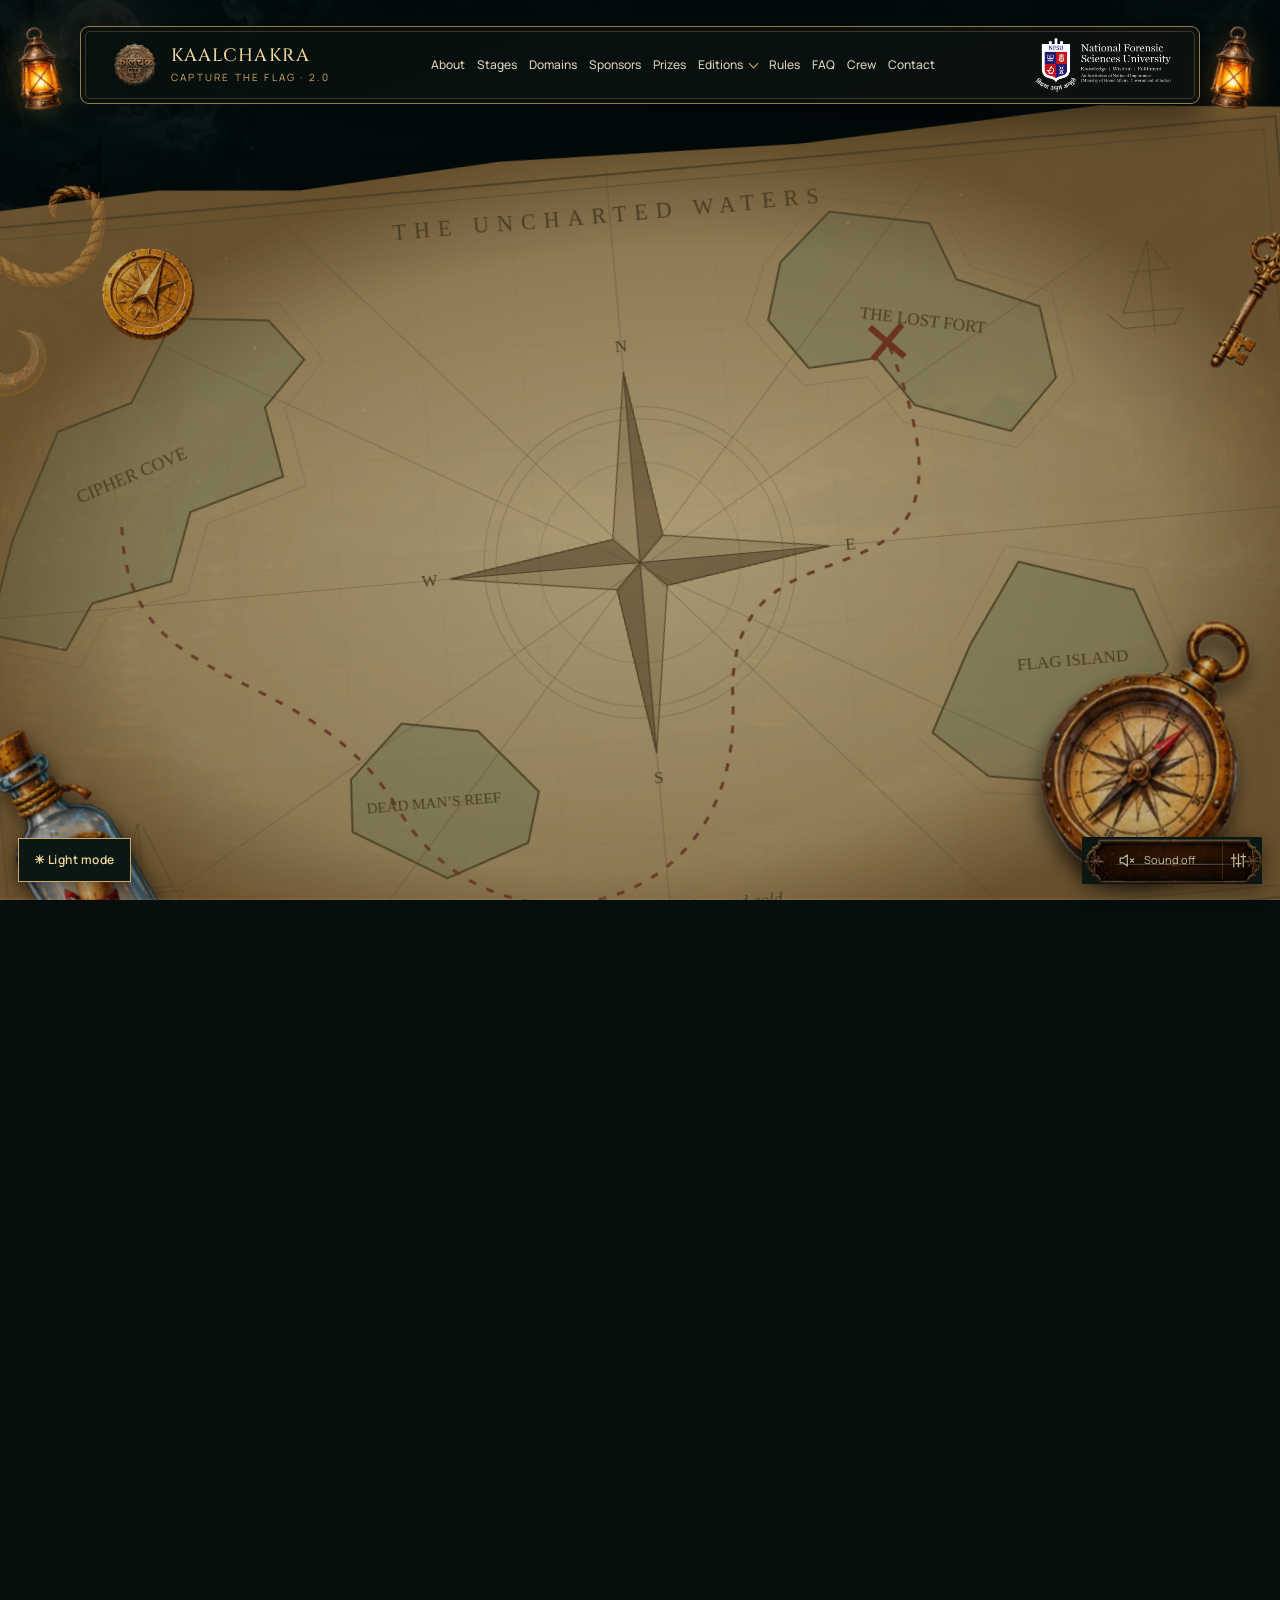
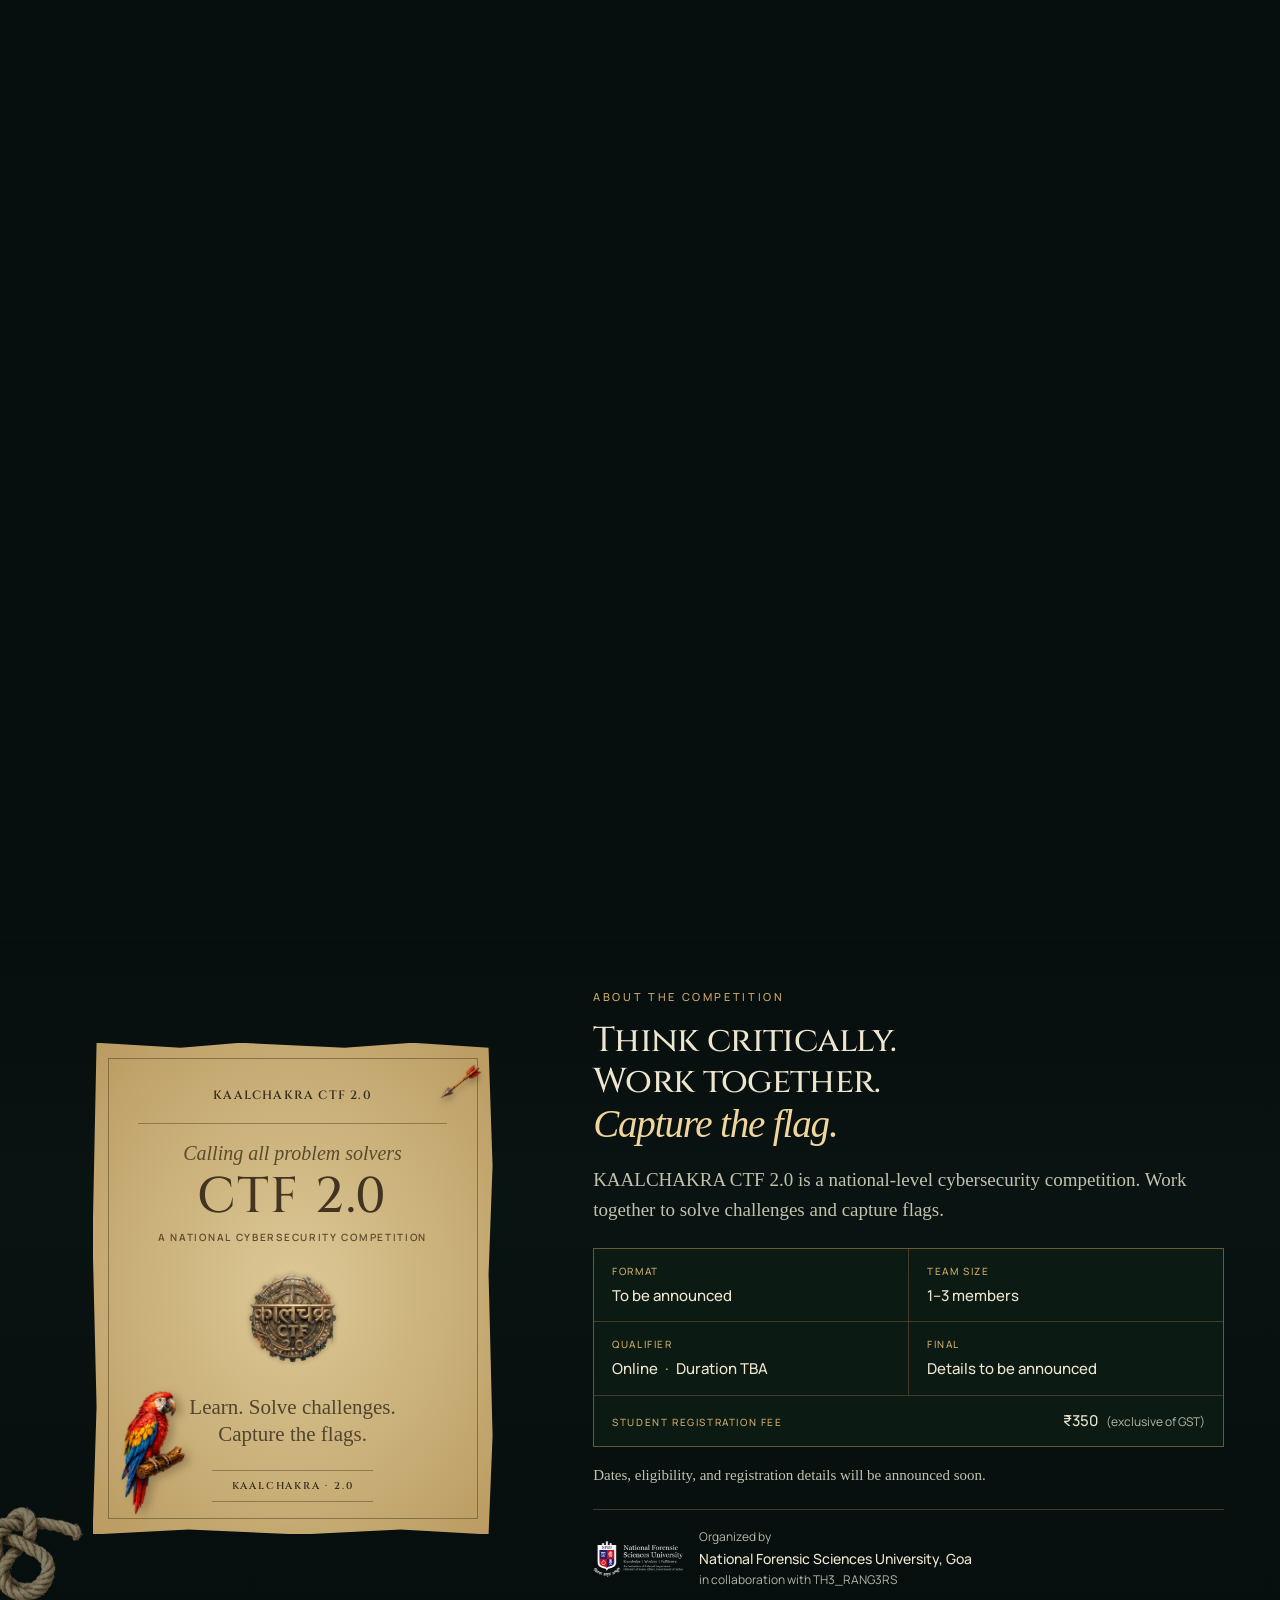
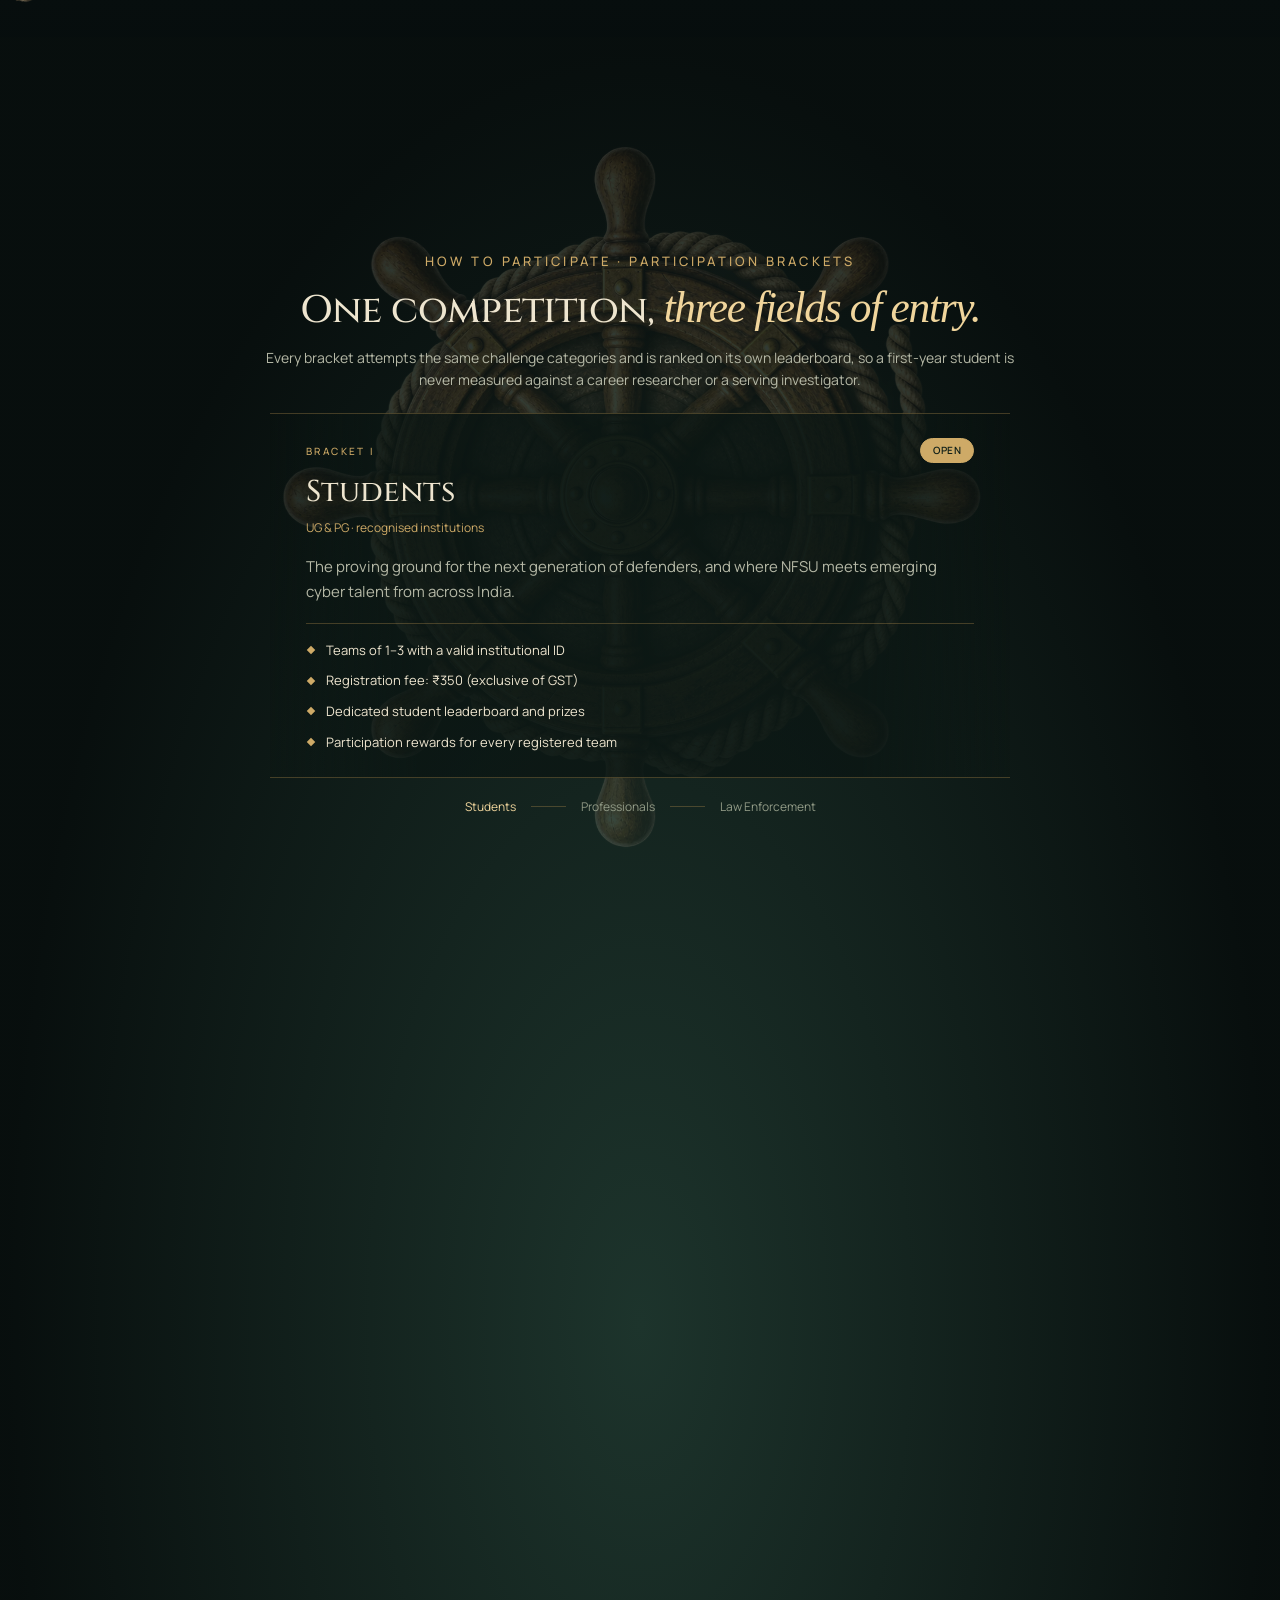
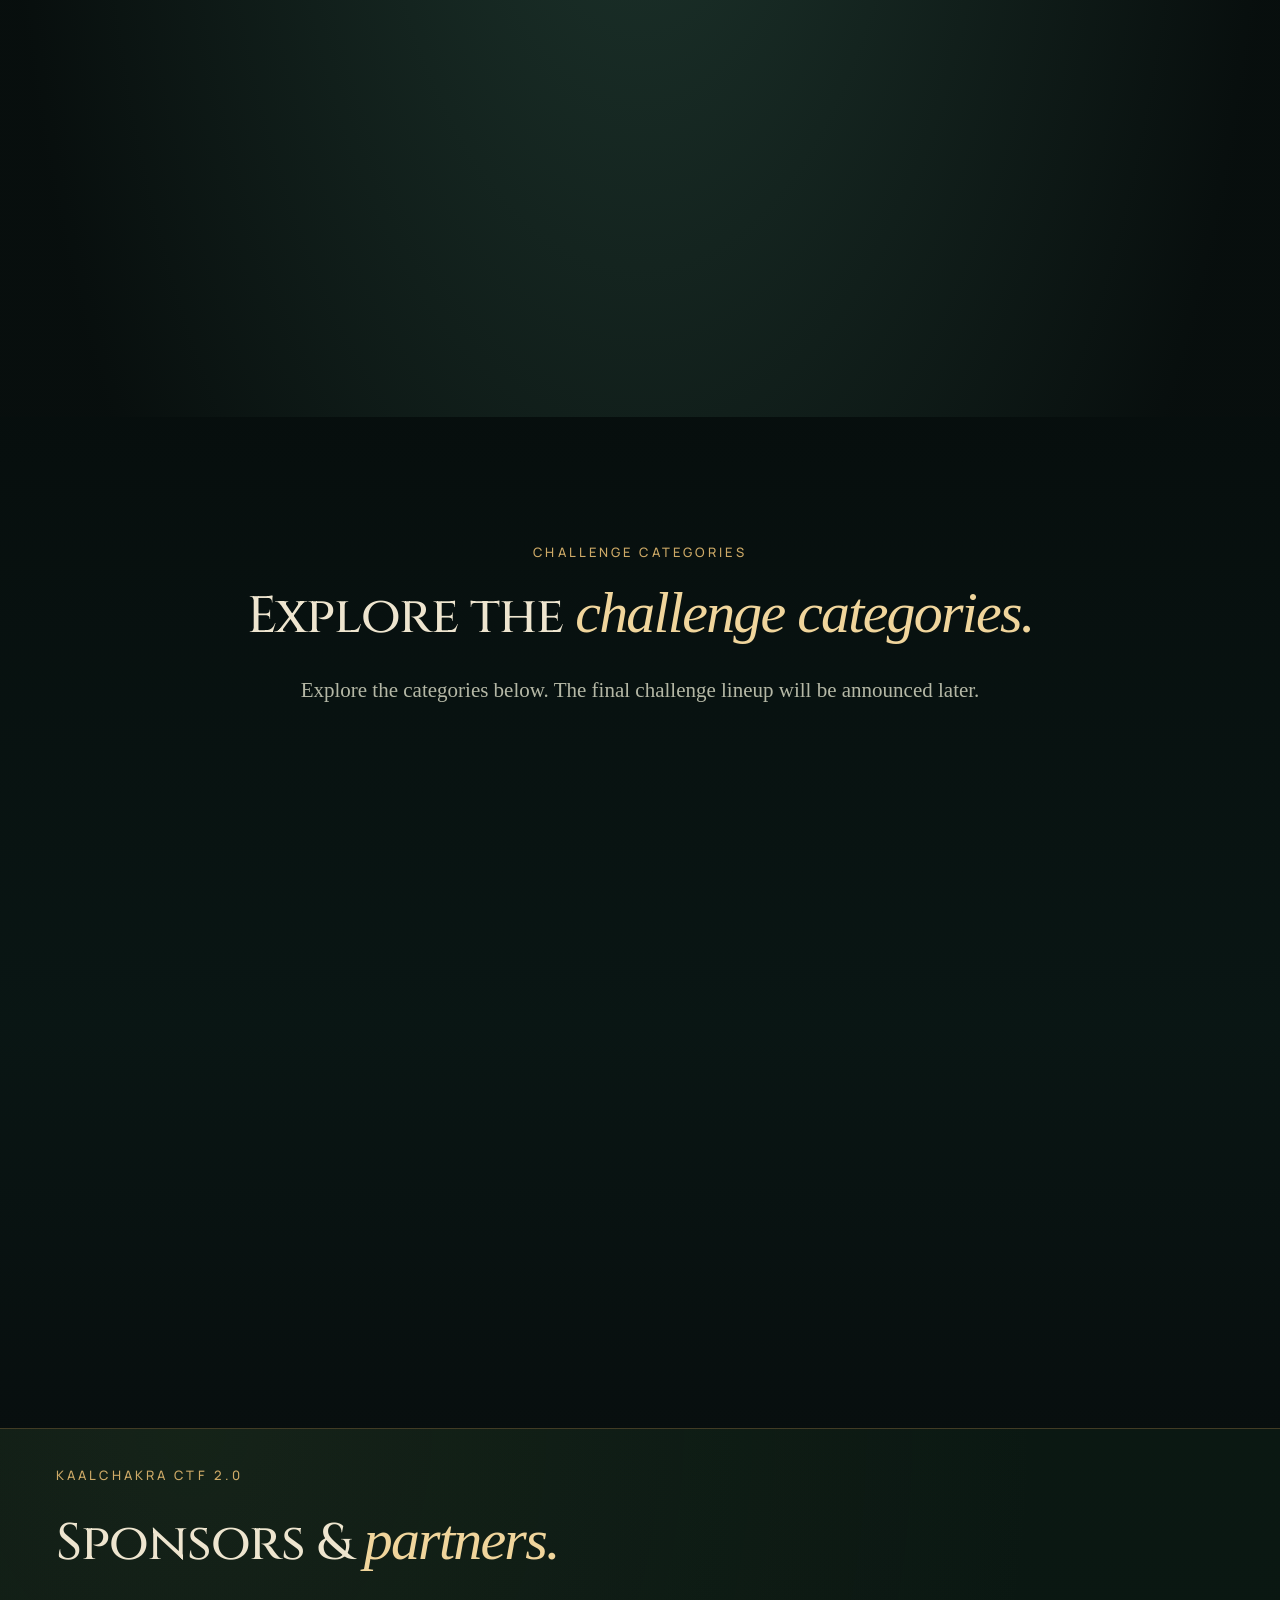
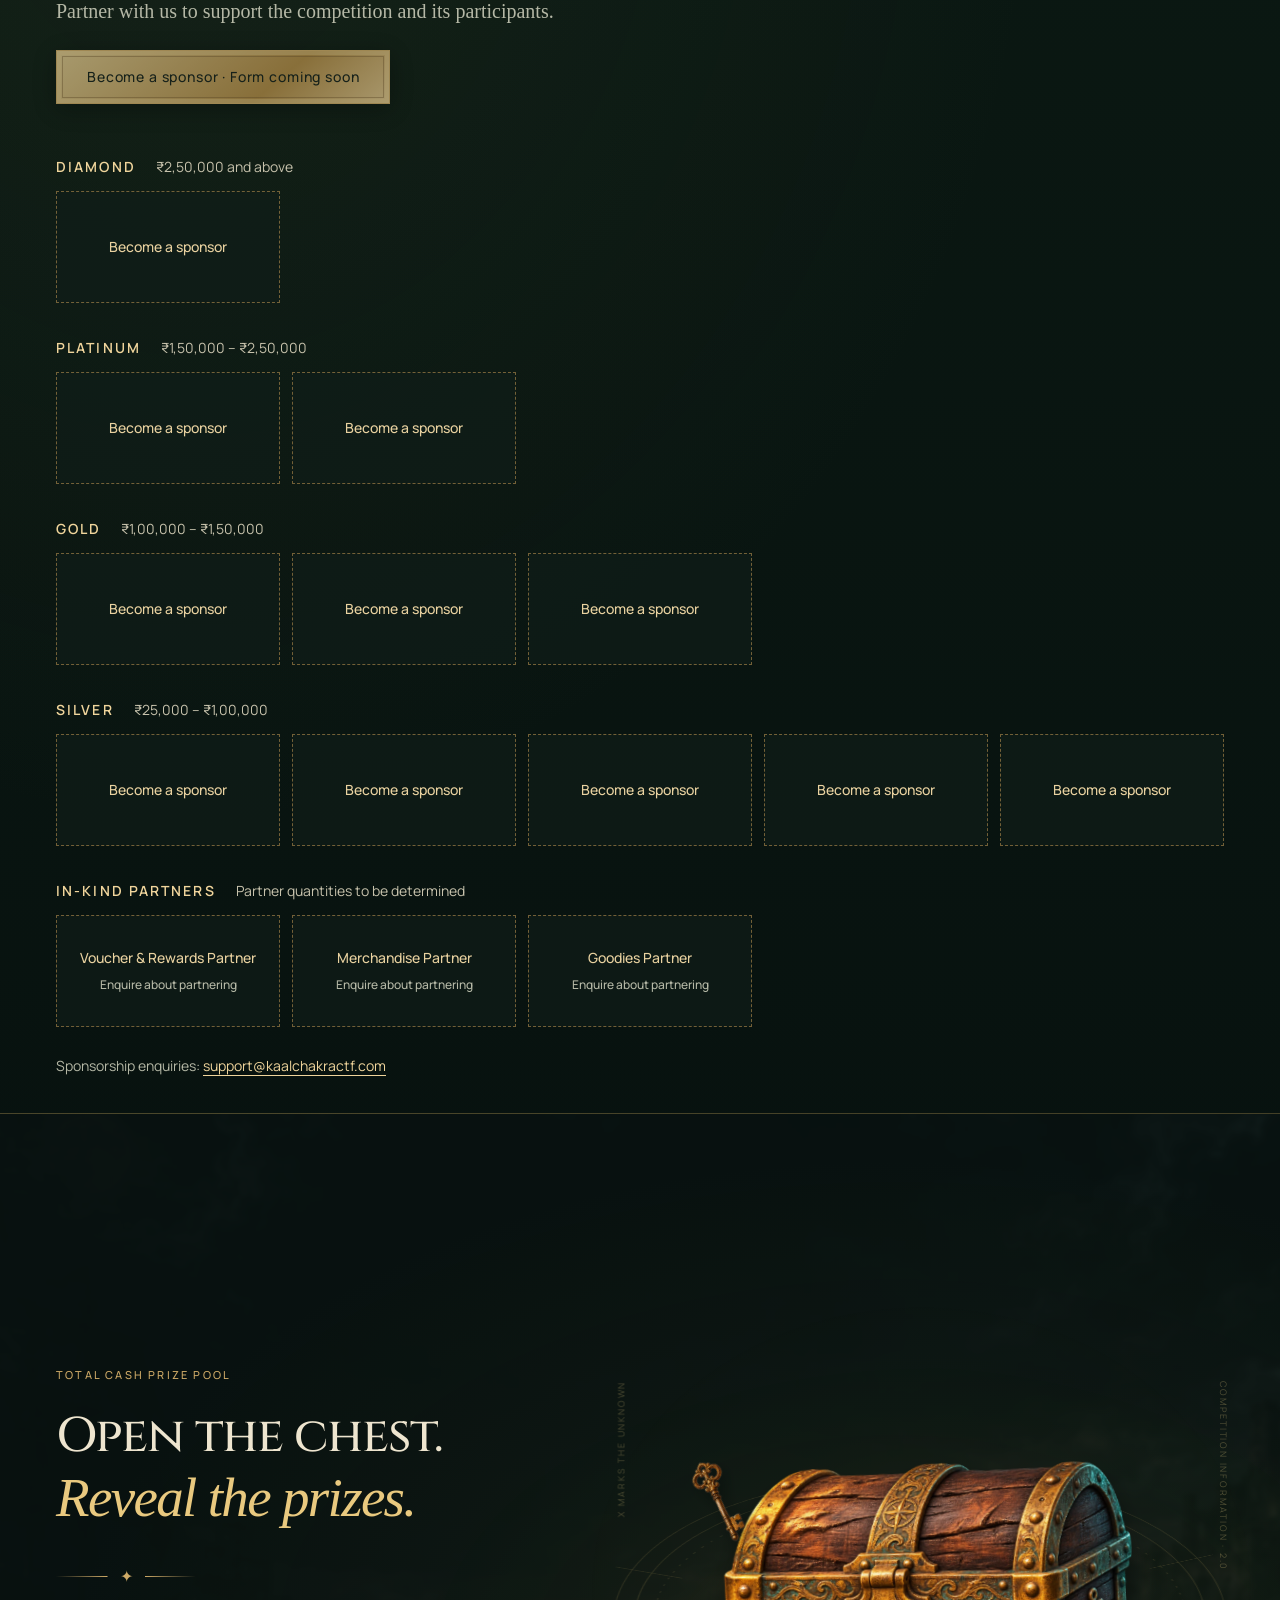
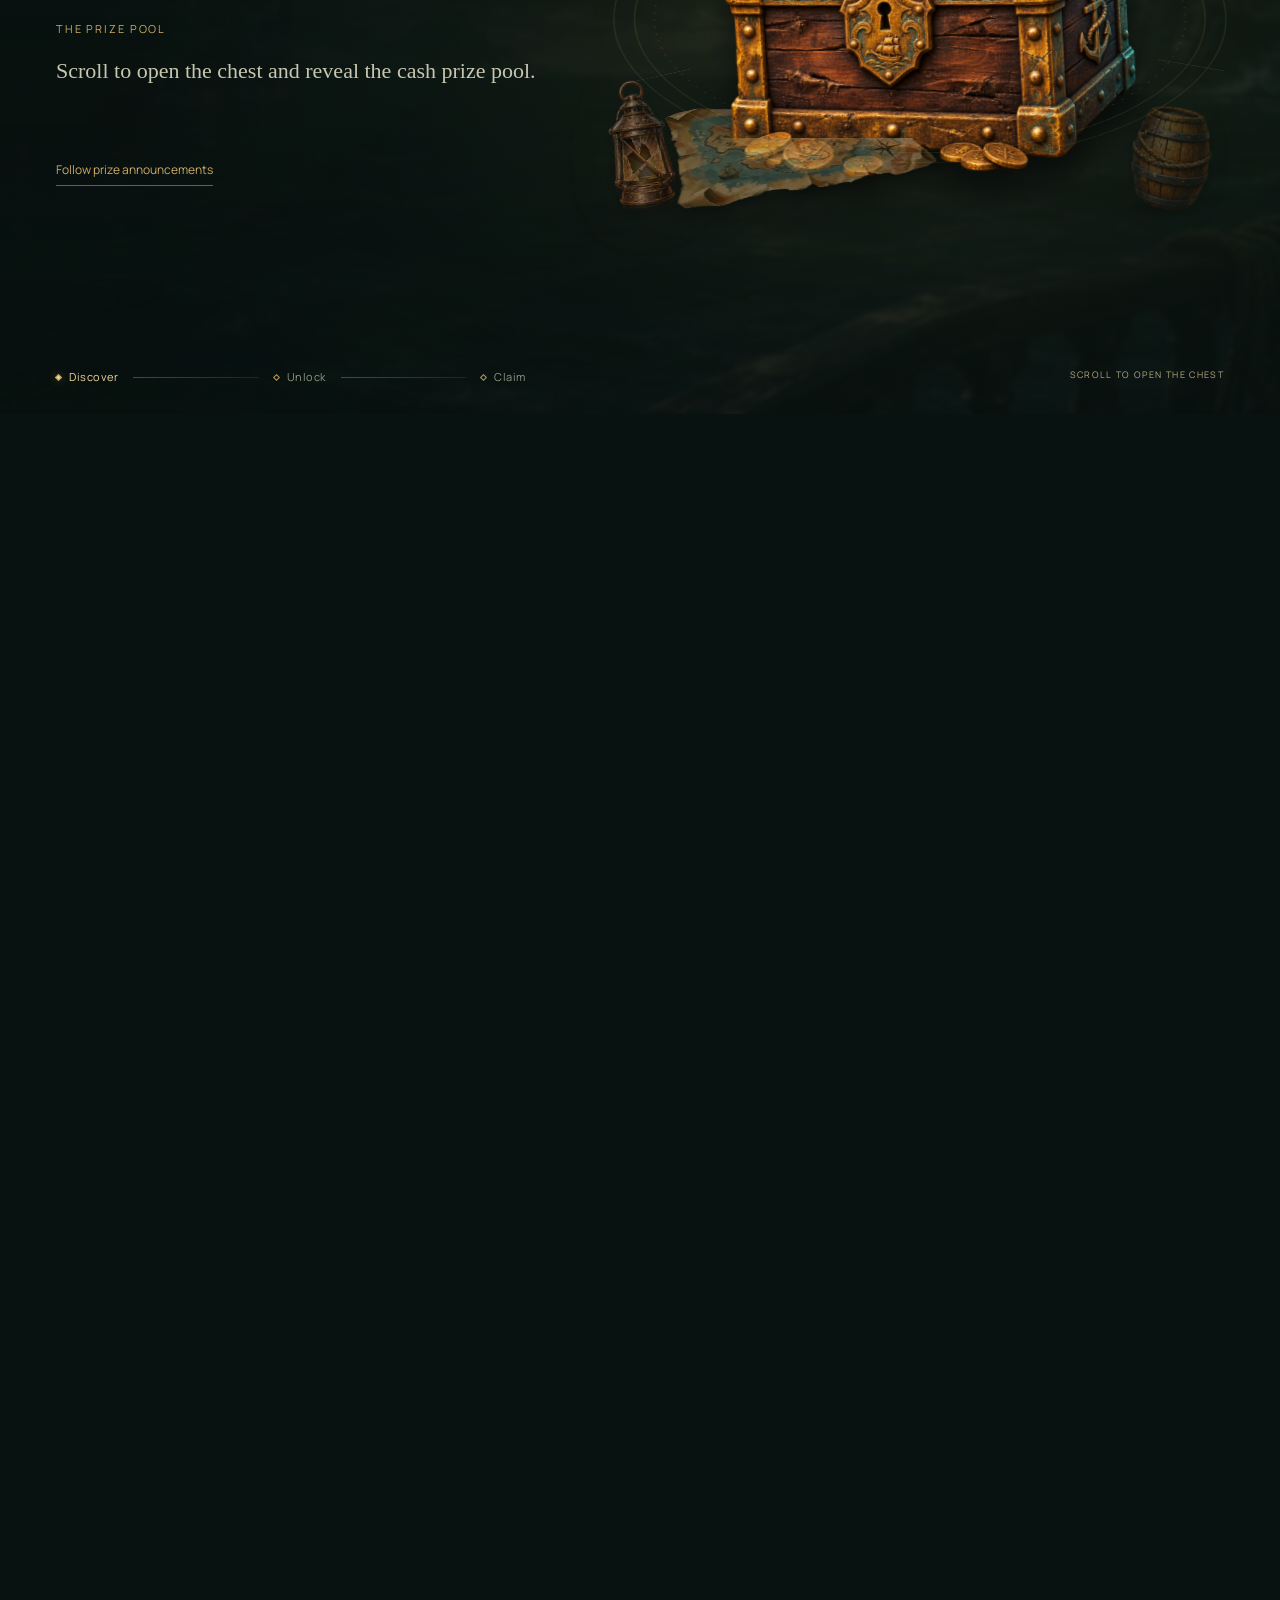
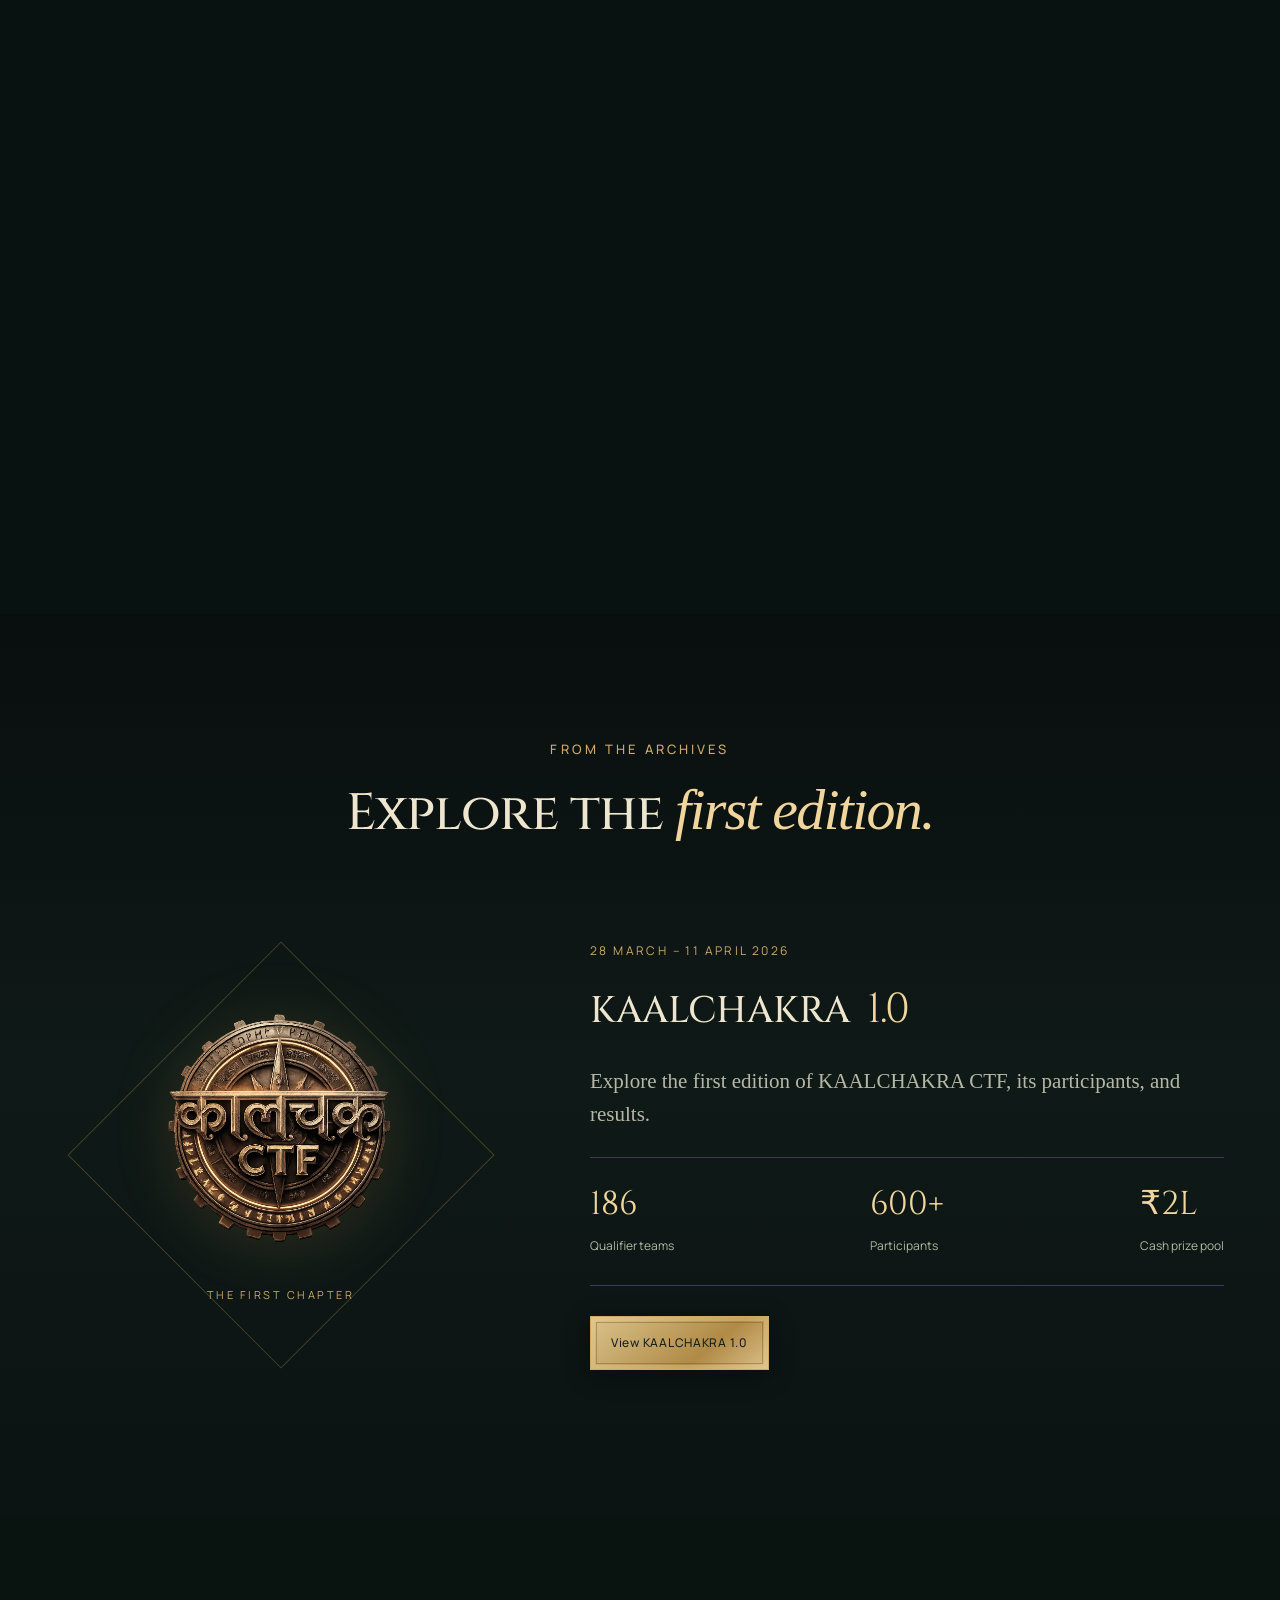
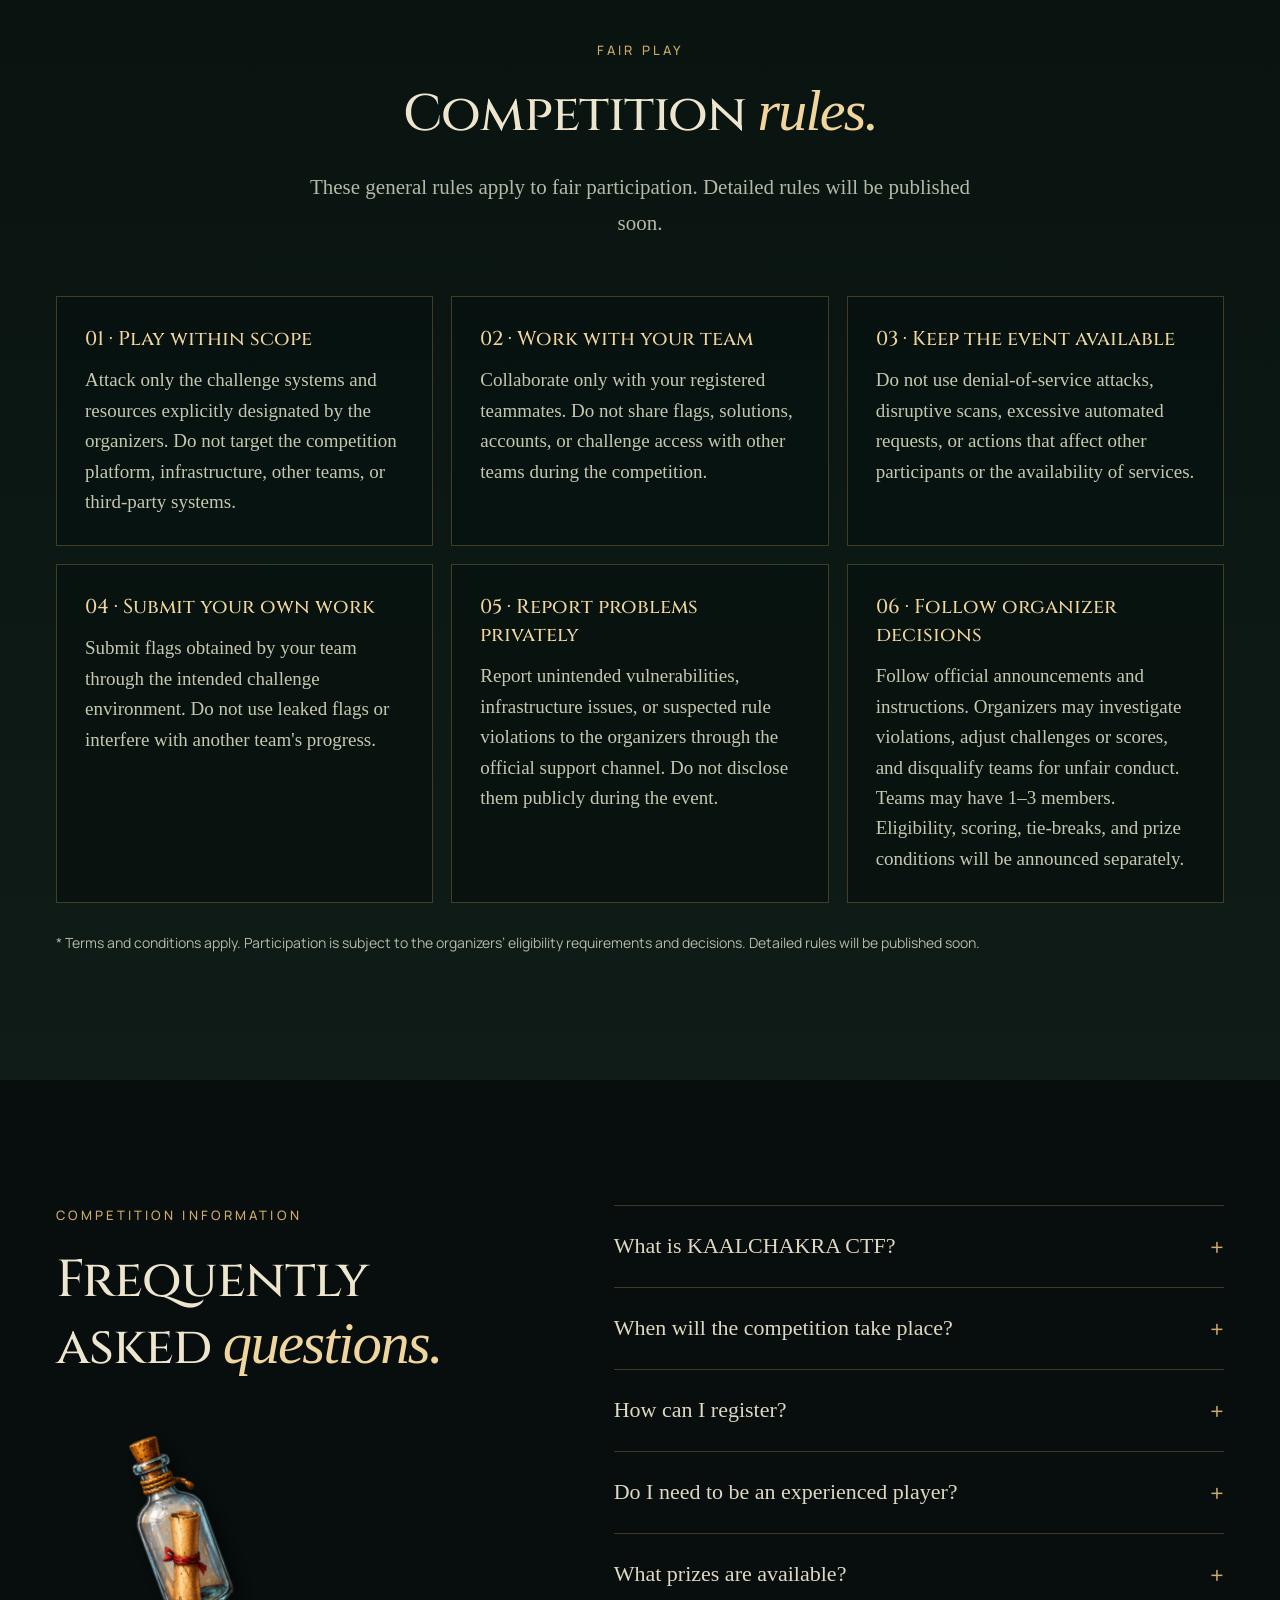
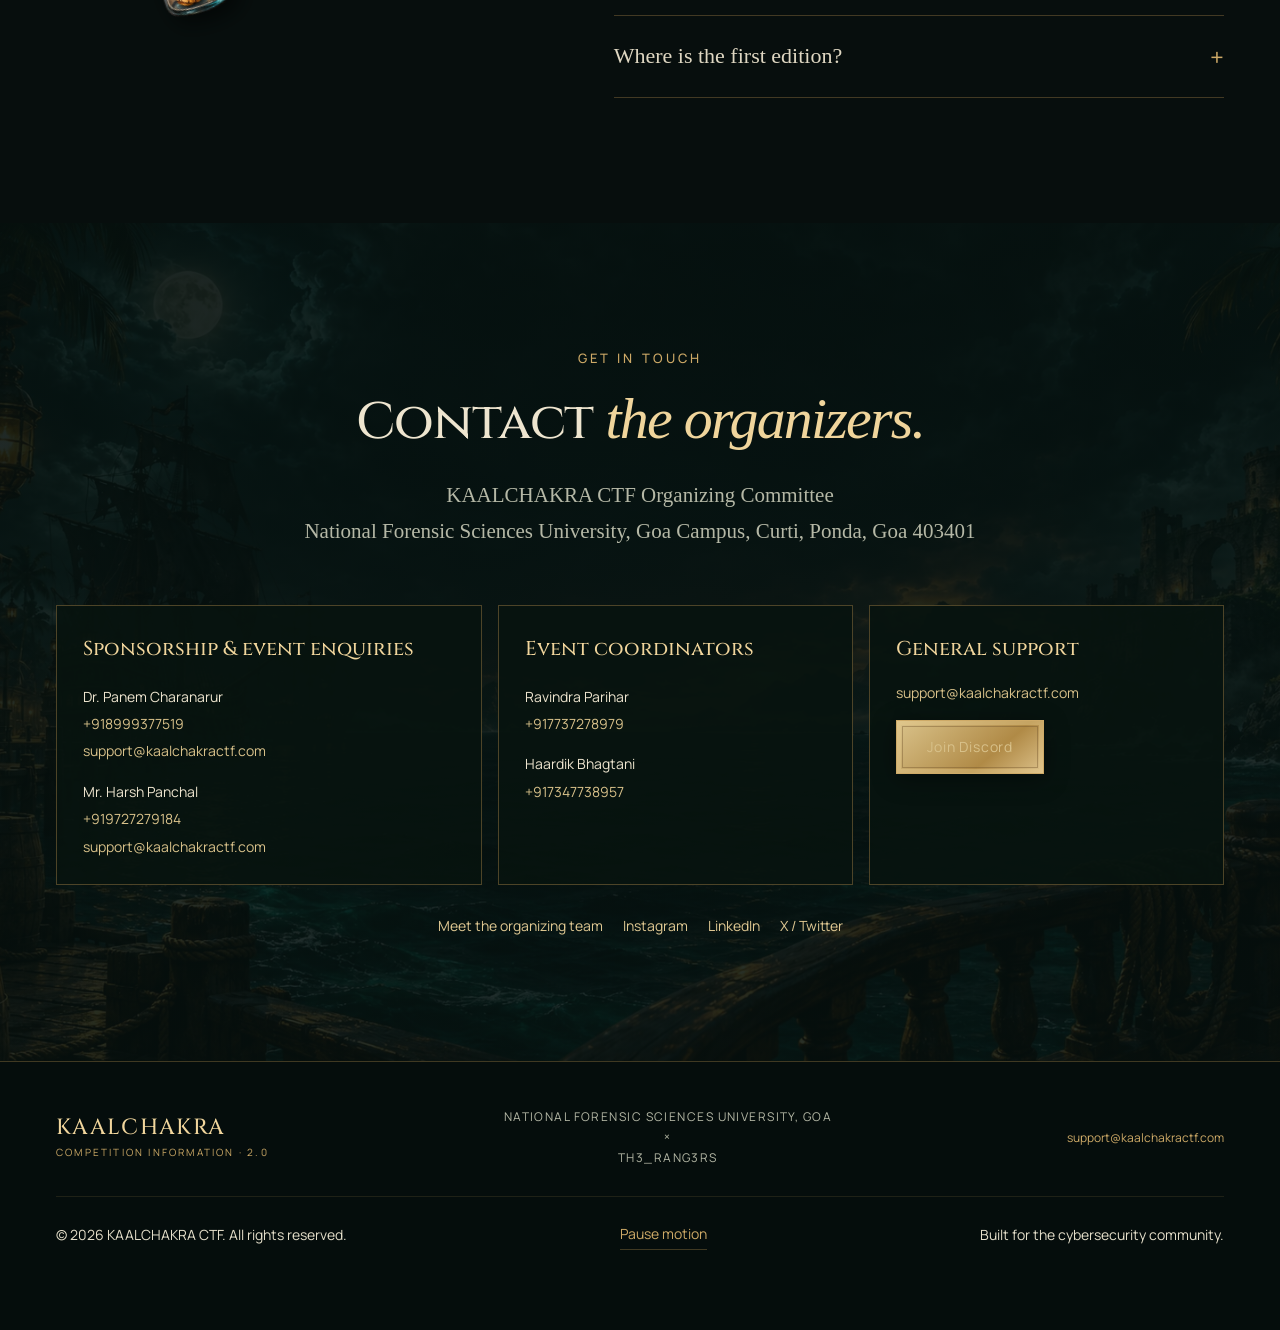
<file: index.html>
<!DOCTYPE html>
<html lang="en">
<head>
  <meta charset="UTF-8">
  <meta name="viewport" content="width=device-width, initial-scale=1">
  <meta name="theme-color" content="#081719">
  <title>KAALCHAKRA CTF 2.0 — National Capture The Flag Competition</title>
  <meta name="description" content="KAALCHAKRA CTF 2.0 is a national cybersecurity competition organized by NFSU Goa and TH3_RANG3RS. Solve challenges, capture flags, and compete on the leaderboard.">
  <link rel="canonical" href="https://kaalchakractf.com/">
  <meta property="og:title" content="KAALCHAKRA CTF 2.0 — National Capture The Flag Competition">
  <meta property="og:description" content="Solve cybersecurity challenges and compete in KAALCHAKRA CTF 2.0. Dates and registration details will be announced soon.">
  <meta property="og:type" content="website">
  <meta property="og:url" content="https://kaalchakractf.com/">
  <meta property="og:image" content="https://kaalchakractf.com/images/2.0/cinematic/pirate-harbor.webp">
  <meta property="og:image:alt" content="A moonlit pirate harbor with tall ships and an island fortress">
  <meta name="twitter:card" content="summary_large_image">
  <meta name="twitter:image" content="https://kaalchakractf.com/images/2.0/cinematic/pirate-harbor.webp">
  <link rel="icon" type="image/png" href="images/2.0/favicon.png">
  <link rel="preload" as="image" href="images/2.0/cinematic/pirate-captain.webp">
  <link rel="preconnect" href="https://fonts.googleapis.com">
  <link rel="preconnect" href="https://fonts.gstatic.com" crossorigin>
  <link href="https://fonts.googleapis.com/css2?family=Cinzel:wght@400;500;600;700&amp;family=IM+Fell+English:ital@0;1&amp;family=Manrope:wght@400;500;600;700&amp;display=swap" rel="stylesheet">
  <link rel="stylesheet" href="pirate.css" data-dark="pirate.css" data-light="pirate-light.css" data-theme-style>
  <link rel="stylesheet" href="theme.css">
  <script src="theme.js"></script>
  <script src="pirate-audio.js" defer></script>
  <script src="pirate.js" defer></script>
  <script src="registration.js" defer></script>
</head>
<body>
<a class="skip-link" href="#main">Skip to content</a>
<div class="world" aria-hidden="true"><img class="world-image" src="images/2.0/cinematic/pirate-harbor.webp" data-dark-src="images/2.0/cinematic/pirate-harbor.webp" data-light-src="images/2.0/cinematic/parchment-voyage.webp" alt="" fetchpriority="high"><div class="world-shade"></div></div>
<canvas id="sea-particles" aria-hidden="true"></canvas>
<header class="site-header">
  <img class="nav-lantern nav-lantern-left" src="images/2.0/lantern_ok.png" alt="">
  <a class="brand" href="#home" aria-label="KAALCHAKRA 2.0 home"><img class="nav-logo" src="images/2.0/logo.webp" alt="" width="52" height="52"><span>KAALCHAKRA<small>CAPTURE THE FLAG · 2.0</small></span></a>
  <nav id="navigation" aria-label="Main navigation"><a href="#about">About</a><a href="#journey">Stages</a><a href="#challenges">Domains</a><a href="#sponsors">Sponsors</a><a href="#bounty">Prizes</a><details class="edition-menu"><summary>Editions <span aria-hidden="true">⌄</span></summary><div><a href="1.0/">1.0 <span>(Mar – 2026)</span><small>View the first edition</small></a></div></details><a href="#rules">Rules</a><a href="#faq">FAQ</a><a href="crew/">Crew</a><a href="#crew">Contact</a></nav>
  <img class="nav-institute" src="images/emblem.png" alt="NFSU Goa" width="48" height="58">
  <button class="menu-toggle" aria-expanded="false" aria-controls="navigation" aria-label="Toggle navigation"><span></span><span></span></button>
  <img class="nav-lantern nav-lantern-right" src="images/2.0/lantern_ok.png" alt="">
</header>
<main id="main">
<section class="intro-wrapper" id="home" aria-label="KAALCHAKRA CTF 2.0">
 <div class="intro-stage">
  <div class="intro-brand">
   <p class="eyebrow host-kicker">NATIONAL FORENSIC SCIENCES UNIVERSITY, GOA<br><span>×</span><br>TH3_RANG3RS<br>PRESENTS</p>
   <div class="emblem-stage"><div class="emblem-orbit" aria-hidden="true"></div><img class="hero-emblem" src="images/2.0/logo.webp" alt="Kaalchakra pirate compass emblem" width="938" height="938"></div>
   <p class="edition-kicker">NATIONAL LEVEL COMPETITION</p>
   <h1>KAALCHAKRA <span>2.0</span></h1>
   <p class="hero-tagline">Solve challenges. <em>Capture flags.</em></p>
   <button class="button button-gold hero-cta" type="button" id="register-open"><span class="button-flourish" aria-hidden="true">✦</span> Register for the CTF <span class="button-flourish" aria-hidden="true">✦</span></button>
   <p class="launch-note">NATIONAL LEVEL CTF <span>·</span> COMING SOON</p>
   <button class="watch-reveal" id="watch-reveal"><span aria-hidden="true">▷</span> Watch the official reveal</button>
   <div class="intro-cue"><span>SCROLL TO EXPLORE</span><i></i></div>
  </div>
  <img class="captain intro-foreground" src="images/2.0/cinematic/pirate-captain.webp" alt="A pirate captain surveys the uncharted sea" width="700" height="1050">
  <img class="intro-rope" src="images/2.0/hooked_rope.png" alt="" aria-hidden="true">
  <img class="intro-crab" src="images/2.0/crab.png" alt="" aria-hidden="true">
  <div class="scene-two" aria-hidden="true"><div class="scene-chart"><img class="chart-image" src="assets/sea-chart.svg" alt=""><img class="chart-compass" src="images/2.0/compass.webp" alt=""><img class="chart-bottle" src="images/2.0/bottle.png" alt=""><img class="chart-key" src="images/2.0/key.png" alt=""><img class="chart-coin" src="images/2.0/coin.png" alt=""></div></div>
  <div class="intro-story"><p class="eyebrow">KAALCHAKRA CTF 2.0</p><h2>Test your skills.<br><em>Capture the flag.</em></h2><p>Explore cybersecurity challenges, solve problems,<br>and compete with participants across India.</p></div>
 </div>
</section>
<section class="about section" id="about"><img class="about-rope" src="images/2.0/rope1.png" alt="" aria-hidden="true" loading="lazy"><div class="container about-layout">
 <div class="dispatch reveal"><img class="paper-arrow" src="images/2.0/arrow.png" alt="" aria-hidden="true" loading="lazy"><span class="dispatch-top">KAALCHAKRA CTF 2.0</span><div class="dispatch-rule"></div><p class="dispatch-small">Calling all problem solvers</p><h2>CTF 2.0</h2><p class="dispatch-sub">A NATIONAL CYBERSECURITY COMPETITION</p><img src="images/2.0/logo.webp" alt="" width="150" height="150" loading="lazy"><p>Learn. Solve challenges.<br>Capture the flags.</p><span class="dispatch-seal">KAALCHAKRA · 2.0</span><img class="dispatch-parrot" src="images/2.0/parrot.png" alt="" loading="lazy"></div>
 <div class="about-copy reveal"><p class="eyebrow">ABOUT THE COMPETITION</p><h2>Think critically.<br>Work together.<br><em>Capture the flag.</em></h2><div class="gold-rule" aria-hidden="true">✦</div><p>KAALCHAKRA CTF 2.0 is a national-level cybersecurity competition. Work together to solve challenges and capture flags.</p><dl class="competition-facts" aria-label="Competition details">
 <div><dt>Format</dt><dd>To be announced</dd></div>
 <div><dt>Team size</dt><dd>1&ndash;3 members</dd></div>
 <div><dt>Qualifier</dt><dd>Online <span aria-hidden="true">&middot;</span> Duration TBA</dd></div>
 <div><dt>Final</dt><dd>Details to be announced</dd></div>
 <div class="competition-fee"><dt>Student registration fee</dt><dd>₹350 <small>(exclusive of GST)</small></dd></div>
</dl><p class="about-note">Dates, eligibility, and registration details will be announced soon.</p><div class="host-lockup"><img src="images/emblem.png" alt="NFSU emblem" width="50" height="60"><div>Organized by<strong>National Forensic Sciences University, Goa</strong><span>in collaboration with TH3_RANG3RS</span></div></div></div>
</div></section>
<section class="journey-wrapper participation-tracks" id="journey" aria-labelledby="journey-title"><div class="journey-stage">
 <div class="journey-heading"><p class="eyebrow">HOW TO PARTICIPATE &middot; PARTICIPATION BRACKETS</p><h2 id="journey-title">One competition, <em>three fields of entry.</em></h2><p class="tracks-intro">Every bracket attempts the same challenge categories and is ranked on its own leaderboard, so a first-year student is never measured against a career researcher or a serving investigator.</p></div>
 <div class="journey-wheel" aria-hidden="true"><img src="images/2.0/ship_wheel.webp" alt=""></div>
 <div class="journey-window"><div class="journey-track">
  <article class="journey-card">
   <div class="track-meta"><p class="eyebrow">BRACKET I</p><span class="track-access">Open</span></div><h3>Students</h3><p class="track-audience">UG &amp; PG &middot; recognised institutions</p>
   <p class="track-description">The proving ground for the next generation of defenders, and where NFSU meets emerging cyber talent from across India.</p>
   <ul class="track-benefits"><li>Teams of 1&ndash;3 with a valid institutional ID</li><li>Registration fee: ₹350 (exclusive of GST)</li><li>Dedicated student leaderboard and prizes</li><li>Participation rewards for every registered team</li></ul>
  </article>
  <article class="journey-card">
   <div class="track-meta"><p class="eyebrow">BRACKET II</p><span class="track-access">Open</span></div><h3>Professionals</h3><p class="track-audience">Industry &middot; researchers &middot; red teams</p>
   <p class="track-description">For working security professionals and independent researchers seeking a recognised national benchmark against their peers.</p>
   <ul class="track-benefits"><li>Separate professional leaderboard</li><li>Category-wise specialist recognition</li><li>Access to the hiring partners on campus</li></ul>
  </article>
  <article class="journey-card">
   <div class="track-meta"><p class="eyebrow">BRACKET III</p><span class="track-access track-invitation">By Nominations</span></div><h3>Law Enforcement</h3><p class="track-audience">Cyber cells &middot; forensic labs &middot; agencies</p>
   <p class="track-description">A closed bracket for serving personnel from police cyber units, state forensic laboratories and central agencies, administered with operational discretion.</p>
   <ul class="track-benefits"><li>Anonymised or unit-code participation</li><li>Challenges mapped to investigative skills</li><li>Capability benchmarking, not public ranking</li></ul>
  </article>
 </div></div>
 <div class="journey-markers" aria-label="Participation tracks"><span class="active">Students</span><i></i><span>Professionals</span><i></i><span>Law Enforcement</span></div>
</div></section>
<section class="domains section" id="challenges"><div class="container"><div class="section-heading reveal"><p class="eyebrow">CHALLENGE CATEGORIES</p><h2>Explore the <em>challenge categories.</em></h2><p>Explore the categories below. The final challenge lineup will be announced later.</p></div><div class="domain-layout reveal"><div class="domain-chart"><div class="chart-rings" aria-hidden="true"><span>N</span><span>E</span><span>S</span><span>W</span></div><div class="domain-wheel" aria-hidden="true"><div class="domain-wheel-rotor"><img src="images/2.0/needle.webp" alt="" width="887" height="1774"></div></div><div class="domain-tabs" role="tablist" aria-label="Challenge domains">
<button class="domain-tab active" role="tab" id="tab-web" aria-selected="true" aria-controls="domain-web" tabindex="0" style="--angle:-90.0deg"><span><img src="images/2.0/hook.png" alt="" loading="lazy"><b>Web Exploitation</b></span></button>
<button class="domain-tab" role="tab" id="tab-crypto" aria-selected="false" aria-controls="domain-crypto" tabindex="-1" style="--angle:-38.57142857142857deg"><span><img src="images/2.0/key.png" alt="" loading="lazy"><b>Cryptography</b></span></button>
<button class="domain-tab" role="tab" id="tab-forensics" aria-selected="false" aria-controls="domain-forensics" tabindex="-1" style="--angle:12.857142857142861deg"><span><img src="images/2.0/compass.webp" alt="" loading="lazy"><b>Digital Forensics</b></span></button>
<button class="domain-tab" role="tab" id="tab-reverse" aria-selected="false" aria-controls="domain-reverse" tabindex="-1" style="--angle:64.28571428571428deg"><span><img src="images/2.0/ship_wheel.webp" alt="" loading="lazy"><b>Reverse Engineering</b></span></button>
<button class="domain-tab" role="tab" id="tab-pwn" aria-selected="false" aria-controls="domain-pwn" tabindex="-1" style="--angle:115.71428571428572deg"><span><img src="images/2.0/cannon.png" alt="" loading="lazy"><b>Binary Exploitation</b></span></button>
<button class="domain-tab" role="tab" id="tab-osint" aria-selected="false" aria-controls="domain-osint" tabindex="-1" style="--angle:167.14285714285717deg"><span><img src="images/2.0/ink_paper.png" alt="" loading="lazy"><b>OSINT</b></span></button>
<button class="domain-tab" role="tab" id="tab-misc" aria-selected="false" aria-controls="domain-misc" tabindex="-1" style="--angle:218.57142857142856deg"><span><img src="images/2.0/bottle.png" alt="" loading="lazy"><b>Miscellaneous</b></span></button>
</div><p class="chart-caption">CHOOSE A DOMAIN TO EXPLORE</p></div><div class="domain-details"><article class="domain-panel" role="tabpanel" id="domain-web" aria-labelledby="tab-web" tabindex="0"><img src="images/2.0/hook.png" alt="" loading="lazy"><p class="eyebrow">WEB EXPLOITATION</p><h3>Find web vulnerabilities.</h3><p>Analyze web applications and identify vulnerabilities in their behavior.</p><span class="domain-tags">HTTP · INJECTION · AUTHENTICATION</span><span class="manifest-note">Category preview. Final challenges will be announced soon.</span></article>
<article class="domain-panel" role="tabpanel" id="domain-crypto" aria-labelledby="tab-crypto" tabindex="0" hidden><img src="images/2.0/key.png" alt="" loading="lazy"><p class="eyebrow">CRYPTOGRAPHY</p><h3>Break the cipher.</h3><p>Analyze encryption, ciphers, and mathematical weaknesses to recover hidden information.</p><span class="domain-tags">CIPHERS · KEYS · MATHEMATICS</span><span class="manifest-note">Category preview. Final challenges will be announced soon.</span></article>
<article class="domain-panel" role="tabpanel" id="domain-forensics" aria-labelledby="tab-forensics" tabindex="0" hidden><img src="images/2.0/compass.webp" alt="" loading="lazy"><p class="eyebrow">DIGITAL FORENSICS</p><h3>Investigate the evidence.</h3><p>Examine files, memory, and network traffic to find digital evidence.</p><span class="domain-tags">ARTIFACTS · MEMORY · PACKETS</span><span class="manifest-note">Category preview. Final challenges will be announced soon.</span></article>
<article class="domain-panel" role="tabpanel" id="domain-reverse" aria-labelledby="tab-reverse" tabindex="0" hidden><img src="images/2.0/ship_wheel.webp" alt="" loading="lazy"><p class="eyebrow">REVERSE ENGINEERING</p><h3>Understand the program.</h3><p>Analyze a program to understand its logic and find the flag.</p><span class="domain-tags">BINARIES · ASSEMBLY · LOGIC</span><span class="manifest-note">Category preview. Final challenges will be announced soon.</span></article>
<article class="domain-panel" role="tabpanel" id="domain-pwn" aria-labelledby="tab-pwn" tabindex="0" hidden><img src="images/2.0/cannon.png" alt="" loading="lazy"><p class="eyebrow">BINARY EXPLOITATION</p><h3>Exploit the binary.</h3><p>Find and exploit vulnerabilities in compiled programs.</p><span class="domain-tags">MEMORY · ROP · EXPLOITS</span><span class="manifest-note">Category preview. Final challenges will be announced soon.</span></article>
<article class="domain-panel" role="tabpanel" id="domain-osint" aria-labelledby="tab-osint" tabindex="0" hidden><img src="images/2.0/ink_paper.png" alt="" loading="lazy"><p class="eyebrow">OSINT</p><h3>Investigate public information.</h3><p>Use publicly available information to investigate clues and answer questions.</p><span class="domain-tags">RECONNAISSANCE · RESEARCH · CONNECTIONS</span><span class="manifest-note">Category preview. Final challenges will be announced soon.</span></article>
<article class="domain-panel" role="tabpanel" id="domain-misc" aria-labelledby="tab-misc" tabindex="0" hidden><img src="images/2.0/bottle.png" alt="" loading="lazy"><p class="eyebrow">MISCELLANEOUS</p><h3>Expect the unexpected.</h3><p>Solve puzzles and challenges that do not fit into a single category.</p><span class="domain-tags">STEGANOGRAPHY · PUZZLES · CURIOSITY</span><span class="manifest-note">Category preview. Final challenges will be announced soon.</span></article></div></div></div></section>
<section class="sponsors section" id="sponsors" aria-labelledby="sponsors-title"><div class="container">
 <div class="sponsorship-heading"><p class="eyebrow">KAALCHAKRA CTF 2.0</p><h2 id="sponsors-title">Sponsors &amp; <em>partners.</em></h2><p>Partner with us to support the competition and its participants.</p><button class="button button-gold sponsor-form-button" type="button" disabled>Become a sponsor · Form coming soon</button></div>
 <div class="sponsorship-tiers">
  <section class="sponsorship-tier" aria-label="Diamond sponsorship"><div class="sponsorship-tier-heading"><h3>Diamond</h3><p>₹2,50,000 and above</p></div><div class="sponsorship-slots">
   <a class="sponsorship-slot" href="mailto:support@kaalchakractf.com?subject=KAALCHAKRA%202.0%20Diamond%20Sponsorship" aria-label="Enquire about Diamond sponsorship"><span>Become a sponsor</span></a>
  </div></section>
  <section class="sponsorship-tier" aria-label="Platinum sponsorship"><div class="sponsorship-tier-heading"><h3>Platinum</h3><p>₹1,50,000 – ₹2,50,000</p></div><div class="sponsorship-slots">
   <a class="sponsorship-slot" href="mailto:support@kaalchakractf.com?subject=KAALCHAKRA%202.0%20Platinum%20Sponsorship" aria-label="Enquire about Platinum sponsorship"><span>Become a sponsor</span></a>
   <a class="sponsorship-slot" href="mailto:support@kaalchakractf.com?subject=KAALCHAKRA%202.0%20Platinum%20Sponsorship" aria-label="Enquire about Platinum sponsorship"><span>Become a sponsor</span></a>
  </div></section>
  <section class="sponsorship-tier" aria-label="Gold sponsorship"><div class="sponsorship-tier-heading"><h3>Gold</h3><p>₹1,00,000 – ₹1,50,000</p></div><div class="sponsorship-slots">
   <a class="sponsorship-slot" href="mailto:support@kaalchakractf.com?subject=KAALCHAKRA%202.0%20Gold%20Sponsorship" aria-label="Enquire about Gold sponsorship"><span>Become a sponsor</span></a>
   <a class="sponsorship-slot" href="mailto:support@kaalchakractf.com?subject=KAALCHAKRA%202.0%20Gold%20Sponsorship" aria-label="Enquire about Gold sponsorship"><span>Become a sponsor</span></a>
   <a class="sponsorship-slot" href="mailto:support@kaalchakractf.com?subject=KAALCHAKRA%202.0%20Gold%20Sponsorship" aria-label="Enquire about Gold sponsorship"><span>Become a sponsor</span></a>
  </div></section>
  <section class="sponsorship-tier" aria-label="Silver sponsorship"><div class="sponsorship-tier-heading"><h3>Silver</h3><p>₹25,000 – ₹1,00,000</p></div><div class="sponsorship-slots">
   <a class="sponsorship-slot" href="mailto:support@kaalchakractf.com?subject=KAALCHAKRA%202.0%20Silver%20Sponsorship" aria-label="Enquire about Silver sponsorship"><span>Become a sponsor</span></a>
   <a class="sponsorship-slot" href="mailto:support@kaalchakractf.com?subject=KAALCHAKRA%202.0%20Silver%20Sponsorship" aria-label="Enquire about Silver sponsorship"><span>Become a sponsor</span></a>
   <a class="sponsorship-slot" href="mailto:support@kaalchakractf.com?subject=KAALCHAKRA%202.0%20Silver%20Sponsorship" aria-label="Enquire about Silver sponsorship"><span>Become a sponsor</span></a>
   <a class="sponsorship-slot" href="mailto:support@kaalchakractf.com?subject=KAALCHAKRA%202.0%20Silver%20Sponsorship" aria-label="Enquire about Silver sponsorship"><span>Become a sponsor</span></a>
   <a class="sponsorship-slot" href="mailto:support@kaalchakractf.com?subject=KAALCHAKRA%202.0%20Silver%20Sponsorship" aria-label="Enquire about Silver sponsorship"><span>Become a sponsor</span></a>
  </div></section>
  <section class="sponsorship-tier" aria-labelledby="in-kind-title"><div class="sponsorship-tier-heading"><h3 id="in-kind-title">In-kind partners</h3><p>Partner quantities to be determined</p></div><div class="sponsorship-slots sponsorship-partners">
   <a class="sponsorship-slot" href="mailto:support@kaalchakractf.com?subject=KAALCHAKRA%202.0%20Partnership"><span>Voucher &amp; Rewards Partner</span><small>Enquire about partnering</small></a>
   <a class="sponsorship-slot" href="mailto:support@kaalchakractf.com?subject=KAALCHAKRA%202.0%20Partnership"><span>Merchandise Partner</span><small>Enquire about partnering</small></a>
   <a class="sponsorship-slot" href="mailto:support@kaalchakractf.com?subject=KAALCHAKRA%202.0%20Partnership"><span>Goodies Partner</span><small>Enquire about partnering</small></a>
  </div></section>
 </div><p class="sponsorship-contact">Sponsorship enquiries: <a href="mailto:support@kaalchakractf.com">support@kaalchakractf.com</a></p>
 
</div></section>
<section class="timeline timeline-wrapper" id="voyage" aria-labelledby="log-title" hidden><div class="timeline-stage"><div class="container">
 <div class="section-heading"><p class="eyebrow">COMPETITION TIMELINE</p><h2 id="log-title">Competition <em>timeline.</em></h2><p>Scroll to explore the planned milestones. Dates will be announced soon.</p></div>
 <div class="timeline-route">
  <div class="timeline-chart" aria-label="Illustrated sea route between the three competition milestones">
   <svg class="timeline-map" viewBox="0 0 1100 440" role="img" aria-labelledby="sea-route-title sea-route-description">
    <title id="sea-route-title">The KAALCHAKRA voyage</title><desc id="sea-route-description">A sailing ship travels from Crew Harbor, through Challenge Waters, to the final Treasure Isle.</desc>
    <defs><pattern id="sea-grid" width="55" height="55" patternUnits="userSpaceOnUse"><path d="M55 0H0v55" fill="none" stroke="#ab9956" stroke-opacity=".08"/></pattern><radialGradient id="sea-glow"><stop stop-color="#385e492e"/><stop offset="1" stop-color="#0a191400"/></radialGradient></defs>
    <rect width="1100" height="440" fill="url(#sea-grid)"/><ellipse cx="550" cy="250" rx="500" ry="210" fill="url(#sea-glow)"/>
    <g class="chart-coastlines"><path d="m20 355 35-36 28 8 20-33 51 12 30 44-12 37-67 13-24-15-40 8Z"/><path d="m454 124 23-32 37 5 21-30 43 18 17-10 51 41-8 38-70 12-49-20-49 10Z"/><path d="m900 350 18-35 44 12 35-28 49 17 28 44-20 34-41-9-45 16-58-20Z"/></g>
    <g class="chart-coastline-echo"><path d="m9 355 41-48 30 7 22-34 62 15 34 53-16 48-78 17-25-15-42 7Z"/><path d="m440 123 29-43 41 4 21-29 50 19 17-11 61 47-10 52-82 17-50-21-50 10Z"/><path d="m885 349 24-48 49 13 36-29 62 19 32 53-26 50-48-10-47 17-68-22Z"/></g>
    <g class="chart-fort"><path d="M512 108V76h12v9h12v-9h12v32m3 0V62h12v9h12v-9h12v46M506 108h87v9h-87m37-9V91h12v17"/></g>
    <g class="chart-palm"><path d="M1015 349q8-32-3-57m0 0q-22-21-40-2 28-7 40 2m0 0q20-26 37-12-23 0-37 12m0 0q-3-28-22-25 17 8 22 25"/></g>
    <g class="sea-waves"><path d="M200 365q12-8 24 0t24 0m-47-23q12-8 24 0t24 0M760 98q12-8 24 0t24 0m-38 22q12-8 24 0t24 0M336 256q12-8 24 0t24 0m-47-22q12-8 24 0t24 0M700 355q12-8 24 0t24 0m-31 21q12-8 24 0t24 0"/></g>
    <image class="chart-rose-art" href="images/2.0/dir1.png" x="957" y="42" width="86" height="86" opacity=".7"/>
    <g class="chart-map-labels"><text x="110" y="426">CREW HARBOR</text><text x="550" y="213">CHALLENGE WATERS</text><text x="990" y="426">TREASURE ISLE</text><text x="330" y="75" class="chart-sea-name">T H E   C I P H E R   S E A</text></g>
    <path class="route-halo" d="M110 300C250 300 340 160 550 160S850 300 990 300"/>
    <path class="route-base" d="M110 300C250 300 340 160 550 160S850 300 990 300"/>
    <path class="route-draw" d="M110 300C250 300 340 160 550 160S850 300 990 300"/>
    <g class="route-port active" data-port="0" transform="translate(110 300)"><circle class="port-halo" r="23"/><circle r="9"/><circle class="port-core" r="3"/></g>
    <g class="route-port" data-port="1" transform="translate(550 160)"><circle class="port-halo" r="23"/><circle r="9"/><circle class="port-core" r="3"/></g>
    <g class="route-port" data-port="2" transform="translate(990 300)"><circle class="port-halo" r="23"/><circle r="9"/><circle class="port-core" r="3"/></g>
    <g class="timeline-ship" transform="translate(110 300)" aria-hidden="true"><g class="ship-bob">
     <path class="ship-wake" d="M-72 8q14-5 27 0M-64 16q17-5 34 0M-80 22q14-4 28 0"/>
     <path class="ship-hull" d="M-40-7q38 6 82-5L27 9q-28 8-56-1Z"/>
     <path class="ship-trim" d="M-34-1q35 7 66-4M-5-76V-8m34-49v43"/>
     <path class="ship-sail" d="M-10-69q-19 9-30 0l7 25q13 7 23-1ZM-10-39q-21 7-31 0l-4 24q16 8 35-1ZM2-69q20 8 35 0l-5 25q-15 6-30 0ZM2-38q26 10 37-1l11 23q-26 11-48 0ZM35-52q15 6 23 0l-6 22q-10 5-17 0Z"/>
     <path class="ship-pennant" d="M-5-77 16-72-5-65Z"/><circle class="ship-porthole" cx="-18" cy="1" r="2"/><circle class="ship-porthole" cx="-3" cy="3" r="2"/><circle class="ship-porthole" cx="12" cy="1" r="2"/>
    </g></g>
   </svg>
  </div>
  <div class="timeline-stops">
   <article class="log-entry active"><p class="eyebrow">REGISTRATION</p><h3>Team registration</h3><p>Register once the official link is available.</p><span class="status-tag">ANNOUNCEMENT AWAITED</span></article>
   <article class="log-entry"><p class="eyebrow">COMPETITION</p><h3>CTF challenges</h3><p>Solve challenges and submit flags.</p><span class="status-tag">DATES TO BE ANNOUNCED</span></article>
   <article class="log-entry"><p class="eyebrow">RESULTS</p><h3>Final results</h3><p>Results and prize details will be announced.</p><span class="status-tag">DETAILS COMING SOON</span></article>
  </div><p class="voyage-scroll-hint">SCROLL TO EXPLORE THE TIMELINE</p>
 </div>
</div></div></section>
<section class="bounty-wrapper" id="bounty" aria-labelledby="bounty-title"><div class="bounty-stage">
 <div class="bounty-atmosphere" aria-hidden="true"></div><div class="bounty-horizon" aria-hidden="true"></div>
 <div class="container bounty-layout">
  <div class="bounty-heading"><p class="eyebrow">TOTAL CASH PRIZE POOL</p><h2 id="bounty-title">Open the chest.<br><em>Reveal the prizes.</em></h2><div class="gold-rule" aria-hidden="true">✦</div>
   <div class="bounty-briefs">
    <div class="bounty-brief active"><span class="bounty-state">THE PRIZE POOL</span><p>Scroll to open the chest and reveal the cash prize pool.</p></div>
    <div class="bounty-brief" aria-hidden="true"><span class="bounty-state">COMPETE FOR CASH PRIZES</span><p>Keep scrolling to discover the total cash prize pool.</p></div>
    <div class="bounty-brief" aria-hidden="true"><span class="bounty-state">TOTAL CASH PRIZE POOL</span><p>The chest is open. The prize breakdown will be announced soon.</p></div>
   </div>
   <a class="text-link bounty-discord" href="https://discord.gg/q4Pam5h3Bd" target="_blank" rel="noopener noreferrer">Follow prize announcements</a>
  </div>
  <div class="treasure-scene" aria-hidden="true">
   <div class="vault-rings"><svg viewBox="0 0 600 600"><circle cx="300" cy="300" r="265"/><circle cx="300" cy="300" r="247"/><circle class="vault-dashed-ring" cx="300" cy="300" r="230"/><path d="M300 20v60m0 440v60M20 300h60m440 0h60M102 102l43 43m310 310 43 43M102 498l43-43m310-310 43-43"/><path class="vault-star" d="m300 135 26 139 139 26-139 26-26 139-26-139-139-26 139-26Z"/></svg></div>
   <div class="vault-floor"></div><img class="vault-treasure-map" src="images/2.0/amp1.webp" alt="" loading="lazy"><div class="treasure-light"></div>
   <div class="vault-beams"><i></i><i></i><i></i><i></i><i></i></div>
   <div class="vault-spark-ring"></div><div class="prize-reveal"><span>KAALCHAKRA 2.0</span><strong>₹3,50,000</strong><b>TOTAL CASH PRIZE POOL</b></div>
   <img class="chest chest-closed" src="images/2.0/cinematic/treasure-sealed.webp" alt="" width="1200" height="900" loading="lazy">
   <img class="chest chest-open" src="images/2.0/cinematic/treasure-revealed.webp" alt="" width="1200" height="900" loading="lazy">
   <div class="vault-sparks"><i style="--spark-size:1.5px" data-x="-240" data-y="-65" data-turn="0"></i><i style="--spark-size:2.3px" data-x="-103" data-y="-136" data-turn="31"></i><i style="--spark-size:3.1px" data-x="34" data-y="-207" data-turn="62"></i><i style="--spark-size:1.5px" data-x="171" data-y="-73" data-turn="93"></i><i style="--spark-size:2.3px" data-x="-172" data-y="-144" data-turn="124"></i><i style="--spark-size:3.1px" data-x="-35" data-y="-215" data-turn="155"></i><i style="--spark-size:1.5px" data-x="102" data-y="-81" data-turn="186"></i><i style="--spark-size:2.3px" data-x="239" data-y="-152" data-turn="217"></i><i style="--spark-size:3.1px" data-x="-104" data-y="-223" data-turn="248"></i><i style="--spark-size:1.5px" data-x="33" data-y="-89" data-turn="279"></i><i style="--spark-size:2.3px" data-x="170" data-y="-160" data-turn="310"></i><i style="--spark-size:3.1px" data-x="-173" data-y="-231" data-turn="341"></i><i style="--spark-size:1.5px" data-x="-36" data-y="-97" data-turn="372"></i><i style="--spark-size:2.3px" data-x="101" data-y="-168" data-turn="403"></i><i style="--spark-size:3.1px" data-x="238" data-y="-239" data-turn="434"></i><i style="--spark-size:1.5px" data-x="-105" data-y="-105" data-turn="465"></i><i style="--spark-size:2.3px" data-x="32" data-y="-176" data-turn="496"></i><i style="--spark-size:3.1px" data-x="169" data-y="-247" data-turn="527"></i><i style="--spark-size:1.5px" data-x="-174" data-y="-113" data-turn="558"></i><i style="--spark-size:2.3px" data-x="-37" data-y="-184" data-turn="589"></i><i style="--spark-size:3.1px" data-x="100" data-y="-255" data-turn="620"></i><i style="--spark-size:1.5px" data-x="237" data-y="-121" data-turn="651"></i><i style="--spark-size:2.3px" data-x="-106" data-y="-192" data-turn="682"></i><i style="--spark-size:3.1px" data-x="31" data-y="-263" data-turn="713"></i><i style="--spark-size:1.5px" data-x="168" data-y="-129" data-turn="744"></i><i style="--spark-size:2.3px" data-x="-175" data-y="-200" data-turn="775"></i></div><div class="bounty-loot-field"><img class="bounty-loot" src="images/2.0/coin.png" alt="" loading="lazy" data-x="-220" data-y="-70" data-turn="-35" style="--coin-size:49px"><img class="bounty-loot" src="images/2.0/coin.png" alt="" loading="lazy" data-x="-130" data-y="-175" data-turn="25" style="--coin-size:35px"><img class="bounty-loot" src="images/2.0/coin.png" alt="" loading="lazy" data-x="130" data-y="-185" data-turn="65" style="--coin-size:43px"><img class="bounty-loot" src="images/2.0/coin.png" alt="" loading="lazy" data-x="220" data-y="-60" data-turn="-20" style="--coin-size:54px"><img class="bounty-loot" src="images/2.0/coin.png" alt="" loading="lazy" data-x="-175" data-y="105" data-turn="35" style="--coin-size:36px"><img class="bounty-loot" src="images/2.0/coin.png" alt="" loading="lazy" data-x="165" data-y="100" data-turn="-30" style="--coin-size:40px"></div>
   <img class="bounty-key" src="images/2.0/key.png" alt="" loading="lazy">
   <img class="vault-lantern vault-lantern-unlit" src="images/2.0/lantern_b.png" alt="" loading="lazy"><img class="vault-lantern vault-lantern-lit" src="images/2.0/lantern_ok.png" alt="" loading="lazy"><img class="vault-barrel" src="images/2.0/barrel.png" alt="" loading="lazy">
   <span class="vault-coordinate vault-coordinate-left">X MARKS THE UNKNOWN</span><span class="vault-coordinate vault-coordinate-right">COMPETITION INFORMATION · 2.0</span>
  </div>
 </div>
 <div class="container bounty-bottom"><div class="bounty-chapters" aria-label="Treasure reveal stages"><span class="active"><i></i>Discover</span><b></b><span><i></i>Unlock</span><b></b><span><i></i>Claim</span></div><p class="bounty-scroll-cue">SCROLL TO OPEN THE CHEST</p></div>
</div></section>
<section class="legacy section" id="legacy"><div class="container"><div class="section-heading reveal"><p class="eyebrow">FROM THE ARCHIVES</p><h2>Explore the <em>first edition.</em></h2></div><div class="archive-layout reveal"><div class="archive-crest"><img src="images/CTF_Logo.webp" alt="KAALCHAKRA first edition emblem" loading="lazy"><span>THE FIRST CHAPTER</span></div><div class="archive-copy"><p class="archive-date">28 MARCH – 11 APRIL 2026</p><h3>KAALCHAKRA <em>1.0</em></h3><p>Explore the first edition of KAALCHAKRA CTF, its participants, and results.</p><div class="archive-stats"><div><strong>186</strong><span>Qualifier teams</span></div><div><strong>600+</strong><span>Participants</span></div><div><strong>₹2L</strong><span>Cash prize pool</span></div></div><div class="archive-actions"><a class="button button-gold" href="1.0/">View KAALCHAKRA 1.0</a></div></div></div></div></section>
<!-- Partnerships section temporarily hidden.
<section class="partners section"><div class="container partners-layout reveal"><img src="images/2.0/lantern_ok.png" alt="" width="95" height="160" loading="lazy"><div><p class="eyebrow">PARTNERSHIPS</p><h2>Support <em>KAALCHAKRA 2.0.</em></h2><p>Interested in supporting KAALCHAKRA 2.0?<br>Contact the organizers to discuss partnership opportunities.</p></div><a class="button button-outline" href="https://discord.gg/q4Pam5h3Bd" target="_blank" rel="noopener noreferrer">Contact the organizers</a></div></section>
-->
<section class="rules section" id="rules" aria-labelledby="rules-title"><div class="container"><div class="section-heading"><p class="eyebrow">FAIR PLAY</p><h2 id="rules-title">Competition <em>rules.</em></h2><p>These general rules apply to fair participation. Detailed rules will be published soon.</p></div><div class="rules-grid">
<article><h3>01 · Play within scope</h3><p>Attack only the challenge systems and resources explicitly designated by the organizers. Do not target the competition platform, infrastructure, other teams, or third-party systems.</p></article>
<article><h3>02 · Work with your team</h3><p>Collaborate only with your registered teammates. Do not share flags, solutions, accounts, or challenge access with other teams during the competition.</p></article>
<article><h3>03 · Keep the event available</h3><p>Do not use denial-of-service attacks, disruptive scans, excessive automated requests, or actions that affect other participants or the availability of services.</p></article>
<article><h3>04 · Submit your own work</h3><p>Submit flags obtained by your team through the intended challenge environment. Do not use leaked flags or interfere with another team's progress.</p></article>
<article><h3>05 · Report problems privately</h3><p>Report unintended vulnerabilities, infrastructure issues, or suspected rule violations to the organizers through the official support channel. Do not disclose them publicly during the event.</p></article>
<article><h3>06 · Follow organizer decisions</h3><p>Follow official announcements and instructions. Organizers may investigate violations, adjust challenges or scores, and disqualify teams for unfair conduct. Teams may have 1&ndash;3 members. Eligibility, scoring, tie-breaks, and prize conditions will be announced separately.</p></article>
</div><p class="rules-terms">* Terms and conditions apply. Participation is subject to the organizers’ eligibility requirements and decisions. Detailed rules will be published soon.</p></div></section>
<section class="faq section" id="faq"><div class="container faq-layout"><div class="reveal"><p class="eyebrow">COMPETITION INFORMATION</p><h2>Frequently asked <em>questions.</em></h2><img class="faq-bottle" src="images/2.0/bottle.png" alt="A message in a bottle" loading="lazy"></div><div class="faq-list reveal">
<details><summary>What is KAALCHAKRA CTF?<span aria-hidden="true">+</span></summary><p>A national level Capture The Flag competition organized by National Forensic Sciences University, Goa, in collaboration with TH3_RANG3RS. Solve cybersecurity challenges, uncover hidden flags, and earn your place on the leaderboard.</p></details>
<details><summary>When will the competition take place?<span aria-hidden="true">+</span></summary><p>Edition 2.0 dates have not been announced yet. The official schedule will be published here and on our community channels.</p></details>
<details><summary>How can I register?<span aria-hidden="true">+</span></summary><p>Registration is not open yet. Teams may have 1&ndash;3 members. The registration link, eligibility, and rules will be released once confirmed. Join the Discord community to follow announcements.</p></details>
<details><summary>Do I need to be an experienced player?<span aria-hidden="true">+</span></summary><p>Curiosity is a good place to start. Practice web security, cryptography, forensics, and reverse engineering to prepare. Official eligibility and difficulty details will accompany the 2.0 rules.</p></details>
<details><summary>What prizes are available?<span aria-hidden="true">+</span></summary><p>KAALCHAKRA 2.0 has a total cash prize pool of ₹3,50,000. The prize breakdown will be announced soon.</p></details>
<details><summary>Where is the first edition?<span aria-hidden="true">+</span></summary><p>Explore the <a href="1.0/">KAALCHAKRA 1.0 page</a> for event highlights, winners, and sponsors. You can also find it under Editions in the navigation.</p></details>
</div></div></section>
<section class="contact-section section" id="crew" aria-labelledby="contact-title"><div class="container"><div class="section-heading"><p class="eyebrow">GET IN TOUCH</p><h2 id="contact-title">Contact <em>the organizers.</em></h2><p>KAALCHAKRA CTF Organizing Committee<br>National Forensic Sciences University, Goa Campus, Curti, Ponda, Goa 403401</p></div>
<div class="contact-grid"><article class="contact-card"><h3>Sponsorship &amp; event enquiries</h3><div class="contact-people"><div><strong>Dr. Panem Charanarur</strong><a href="tel:+918999377519">+918999377519</a><a href="mailto:support@kaalchakractf.com">support@kaalchakractf.com</a></div><div><strong>Mr. Harsh Panchal</strong><a href="tel:+919727279184">+919727279184</a><a href="mailto:support@kaalchakractf.com">support@kaalchakractf.com</a></div></div></article><article class="contact-card"><h3>Event coordinators</h3><div class="contact-people"><div><strong>Ravindra Parihar</strong><a href="tel:+917737278979">+917737278979</a></div><div><strong>Haardik Bhagtani</strong><a href="tel:+917347738957">+917347738957</a></div></div></article><article class="contact-card contact-support"><h3>General support</h3><a href="mailto:support@kaalchakractf.com">support@kaalchakractf.com</a><a class="button button-gold" href="https://discord.gg/q4Pam5h3Bd" target="_blank" rel="noopener noreferrer">Join Discord</a></article></div>
<div class="contact-links"><a href="crew/">Meet the organizing team</a><a href="https://instagram.com/kaalchakra_ctf" target="_blank" rel="noopener noreferrer">Instagram</a><a href="https://linkedin.com/in/kaalchakra-ctf" target="_blank" rel="noopener noreferrer">LinkedIn</a><a href="https://twitter.com/KaalChakra_CTF" target="_blank" rel="noopener noreferrer">X / Twitter</a></div></div></section>
</main>
<footer><div class="container footer-main"><a class="brand" href="#home"><span>KAALCHAKRA<small>COMPETITION INFORMATION · 2.0</small></span></a><p class="footer-organizers">NATIONAL FORENSIC SCIENCES UNIVERSITY, GOA<br>×<br>TH3_RANG3RS</p><a href="mailto:support@kaalchakractf.com">support@kaalchakractf.com</a></div><div class="container footer-bottom"><span>© 2026 KAALCHAKRA CTF. All rights reserved.</span><button id="motion-toggle" aria-pressed="false">Pause motion</button><span>Built for the cybersecurity community.</span></div></footer>
<div class="sound-dock" role="group" aria-label="Immersive sound controls">
 <button id="sound-toggle" type="button" aria-pressed="false" aria-label="Enable immersive sound"><svg viewBox="0 0 24 24" aria-hidden="true"><path d="M4 9h4l5-4v14l-5-4H4Z"/><path class="sound-waves" d="M16 8c2 2 2 6 0 8m3-11c4 4 4 10 0 14"/><path class="sound-muted" d="m17 10 4 4m0-4-4 4"/></svg><span class="sound-label">Sound off</span></button>
 <button id="sound-settings-toggle" type="button" aria-label="Sound settings" aria-expanded="false" aria-controls="sound-settings"><svg viewBox="0 0 24 24" aria-hidden="true"><path d="M6 4v16M12 4v16M18 4v16M3 9h6m0 7h6m0-9h6"/></svg></button>
 <div id="sound-settings" hidden role="group" aria-labelledby="sound-settings-title"><p id="sound-settings-title">THE SOUND OF THE SEA</p><p class="sound-description">Ocean ambience and spatial effects.<br>Best with headphones.</p><label class="sound-volume-label" for="sound-volume">Volume <output id="sound-volume-value" for="sound-volume">35%</output></label><input id="sound-volume" type="range" min="0" max="100" value="35" step="1"><label class="sound-option"><input id="sound-ambience" type="checkbox" checked>Ocean ambience</label><label class="sound-option"><input id="sound-effects" type="checkbox" checked>Interaction sounds</label></div>
</div>
<div class="reading-progress" aria-hidden="true"><span></span></div>
<dialog id="registration-dialog" aria-labelledby="registration-title"><div class="registration-dialog-inner"><form method="dialog"><button class="registration-close" aria-label="Close registration options">×</button></form><p class="eyebrow">KAALCHAKRA CTF 2.0</p><h2 id="registration-title">Choose your <em>track.</em></h2><p>Registration links will be announced soon.</p><div class="registration-options"><button type="button" disabled>Register as a student <small>Coming soon</small></button><button type="button" disabled>Register as a professional <small>Coming soon</small></button><button type="button" disabled>Register as law enforcement <small>By nomination · Coming soon</small></button></div><a href="#crew" class="registration-contact">Questions? Contact the organizers</a></div></dialog>
<dialog id="logo-reveal" aria-labelledby="reveal-title"><div class="dialog-header"><h2 id="reveal-title">KAALCHAKRA 2.0 · Official reveal</h2><form method="dialog"><button aria-label="Close reveal">×</button></form></div><video controls playsinline preload="none" src="videos/popup_video.mp4" poster="images/2.0/logo.webp">Your browser does not support this video. <a href="videos/popup_video.mp4">Download the reveal</a>.</video><p>The next chapter is coming soon.</p></dialog>
</body>
</html>
</file>
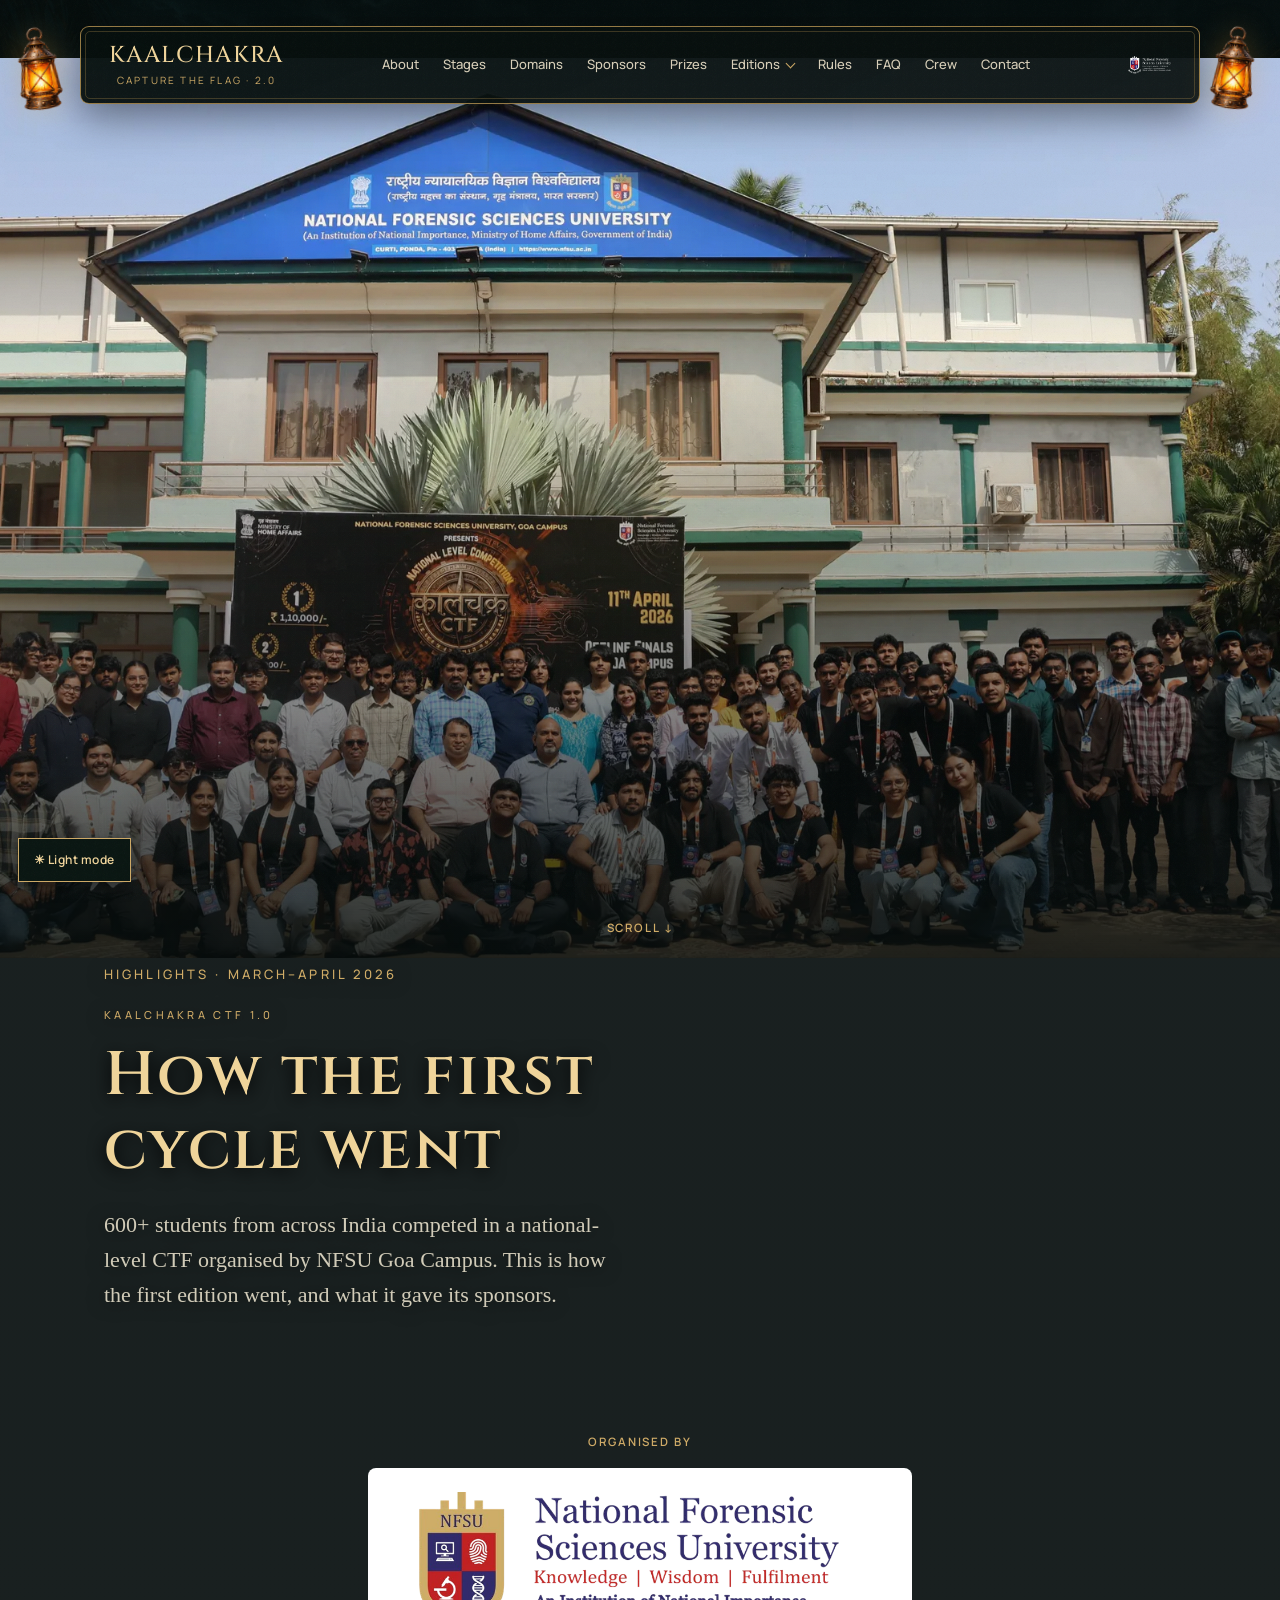
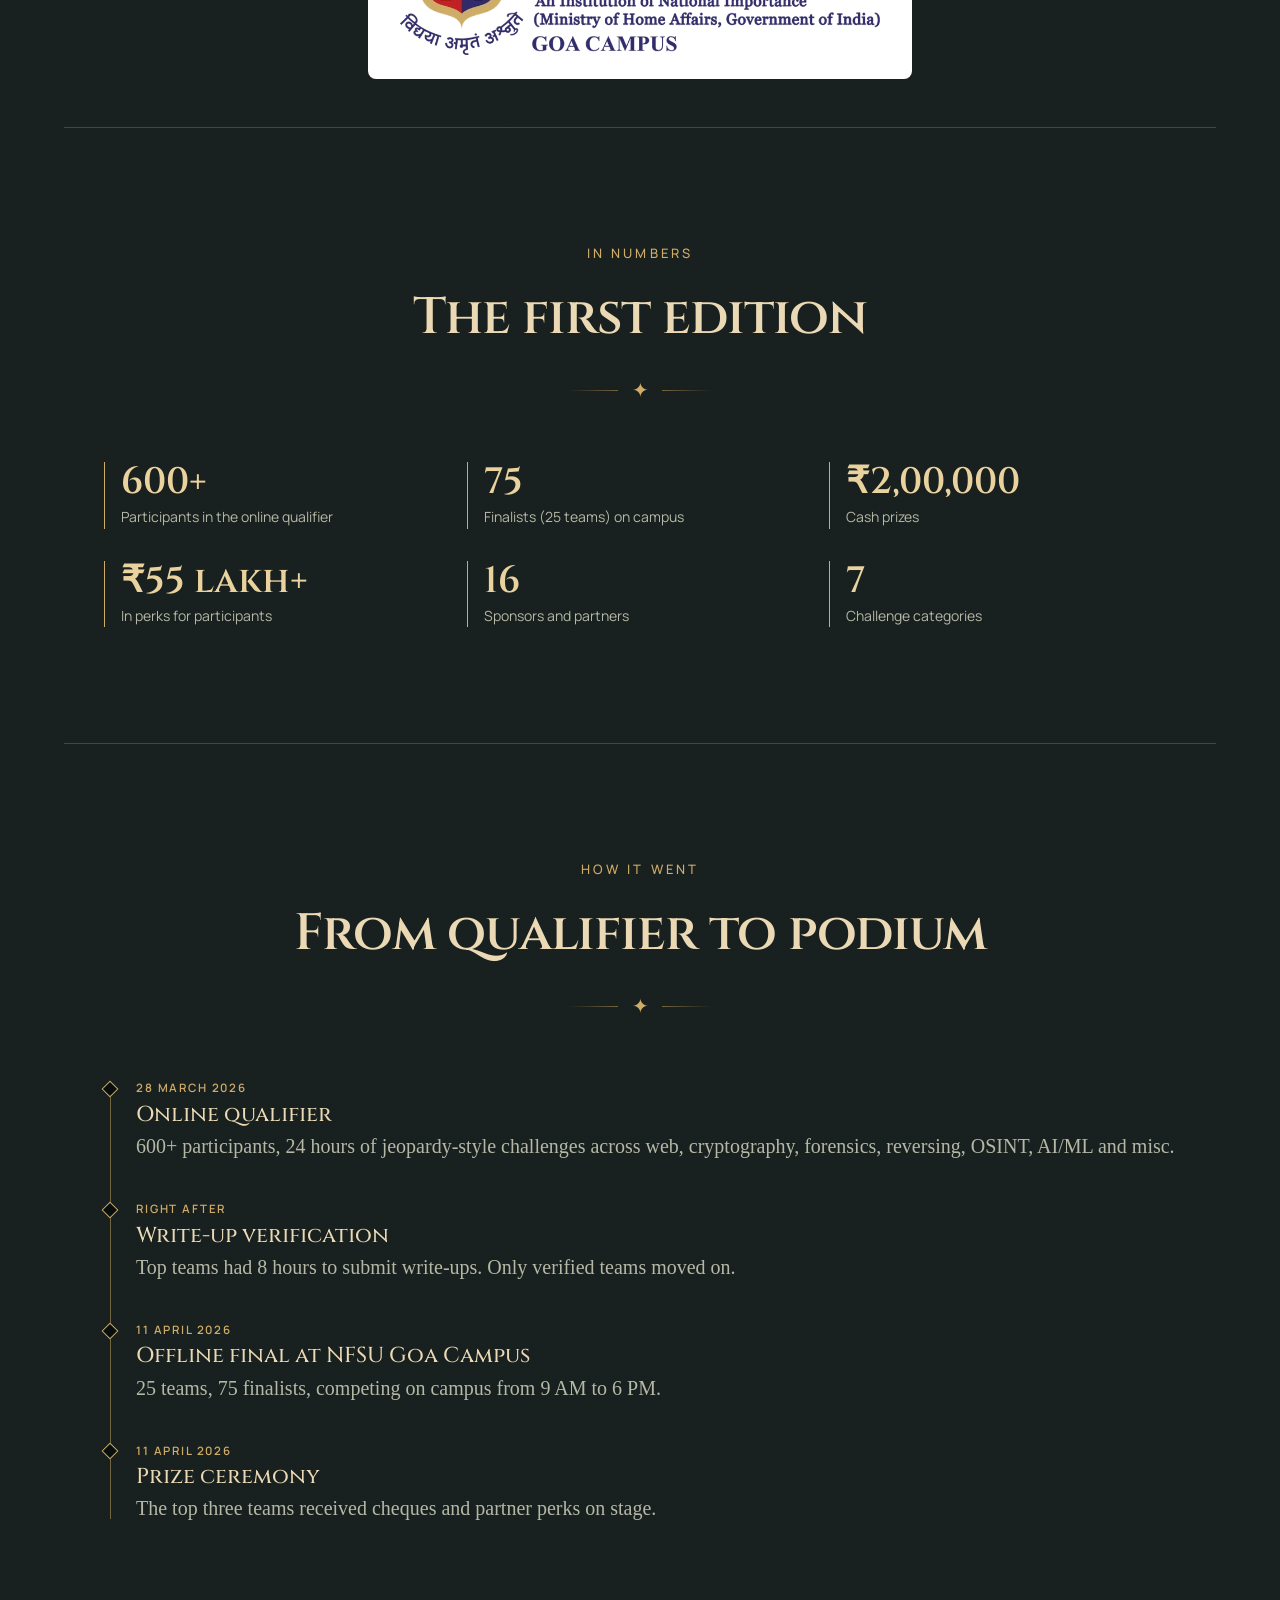
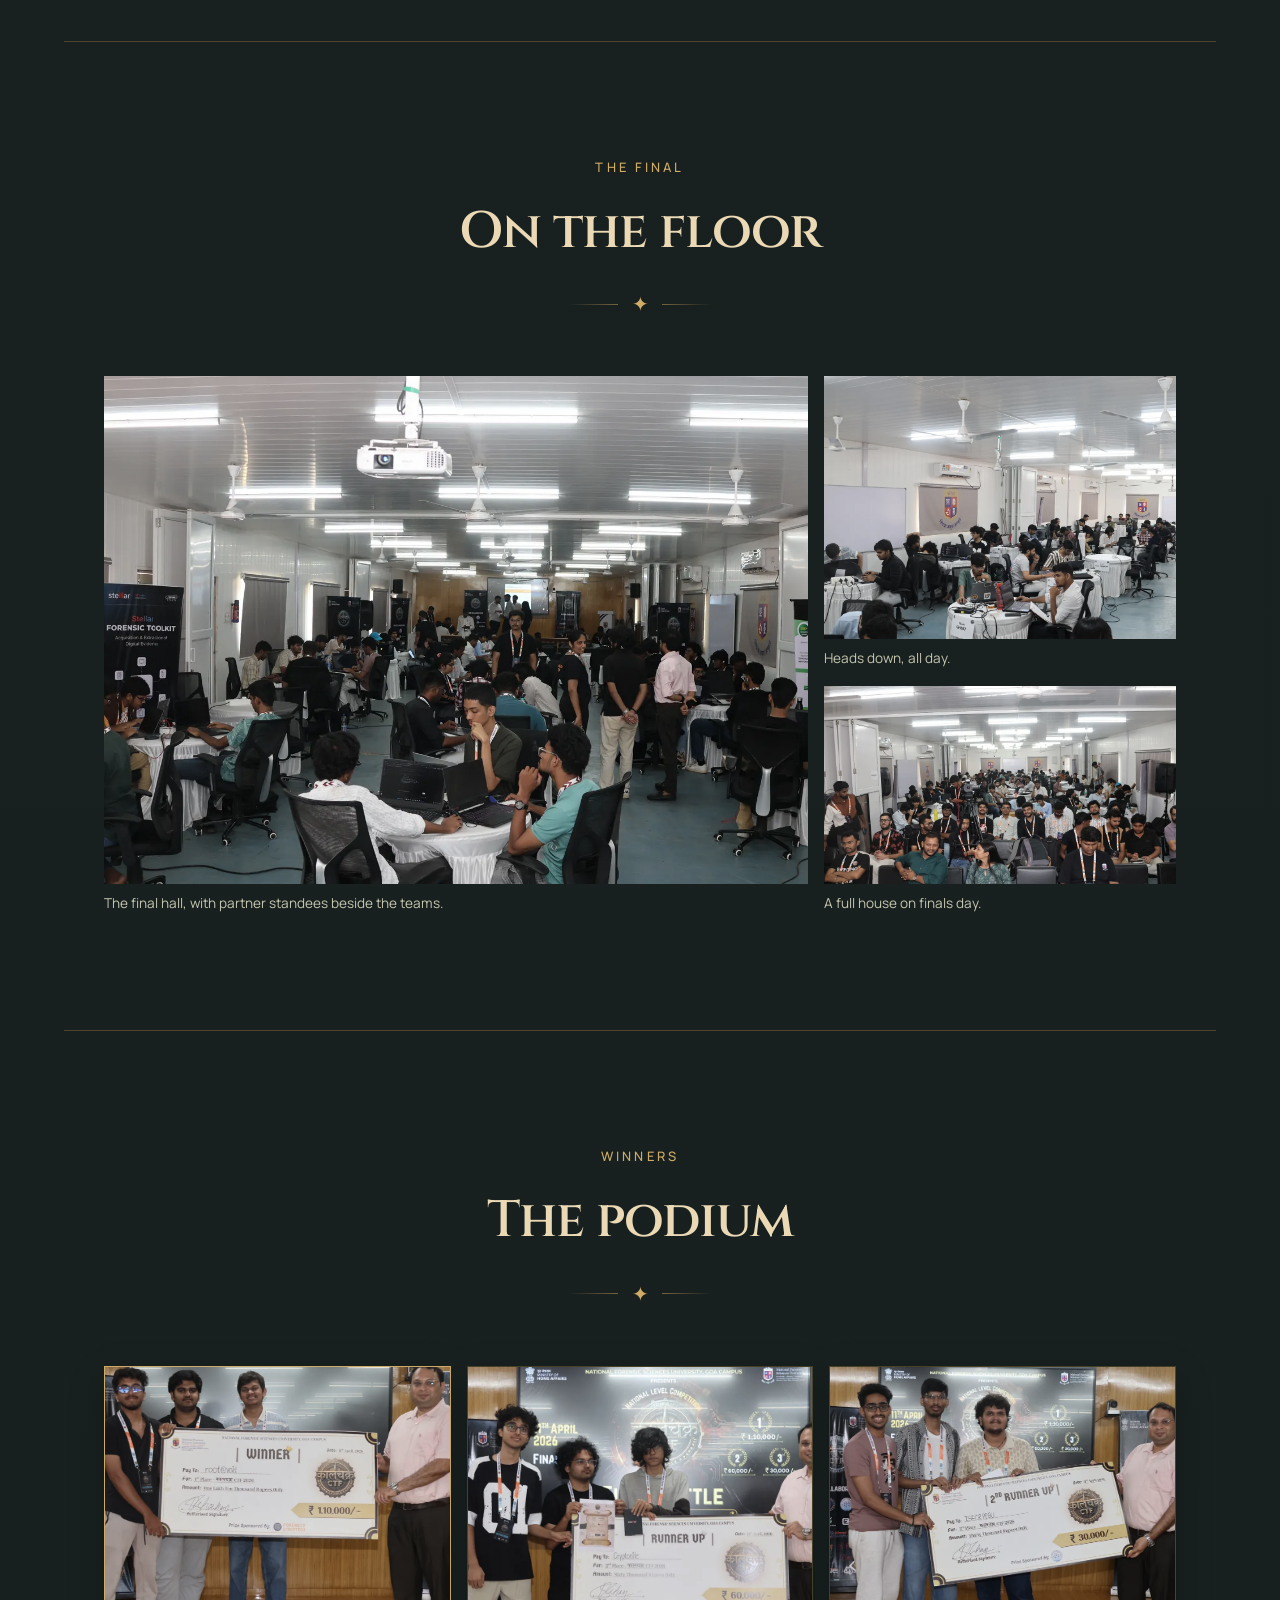
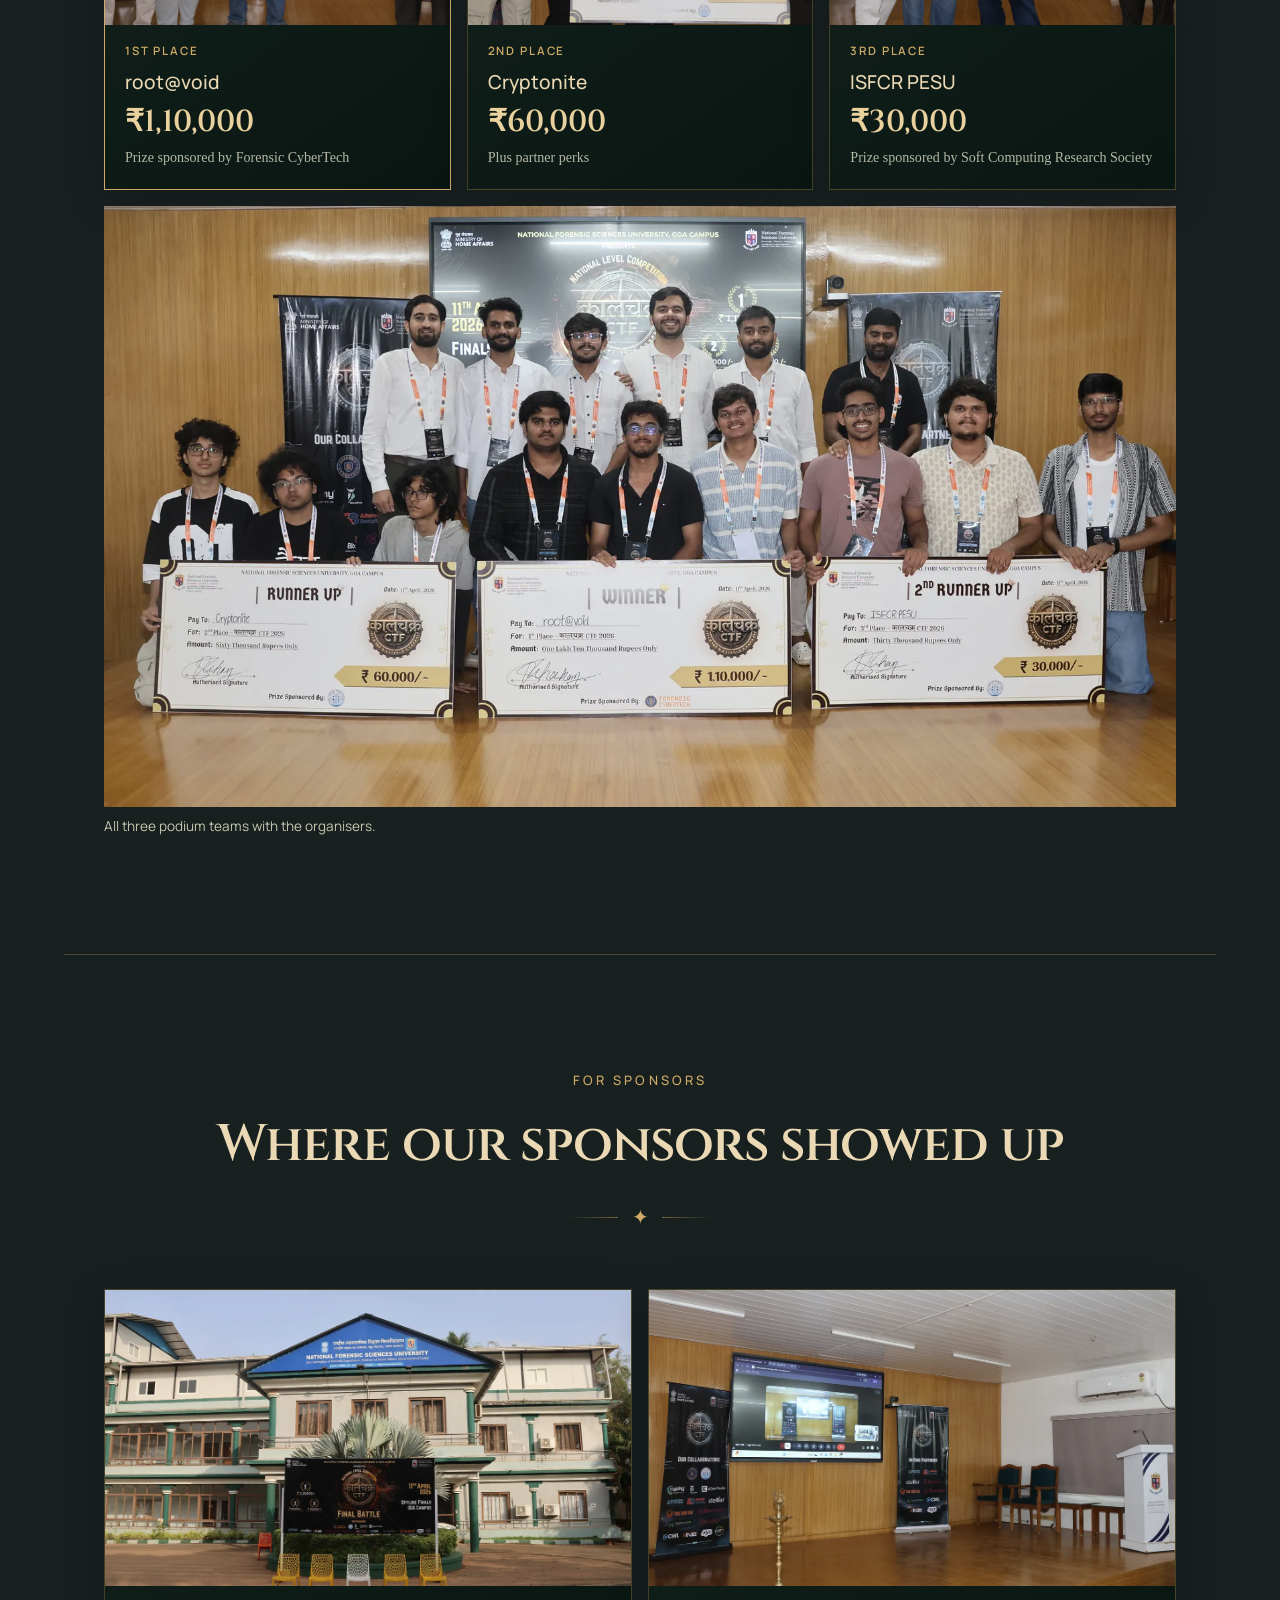
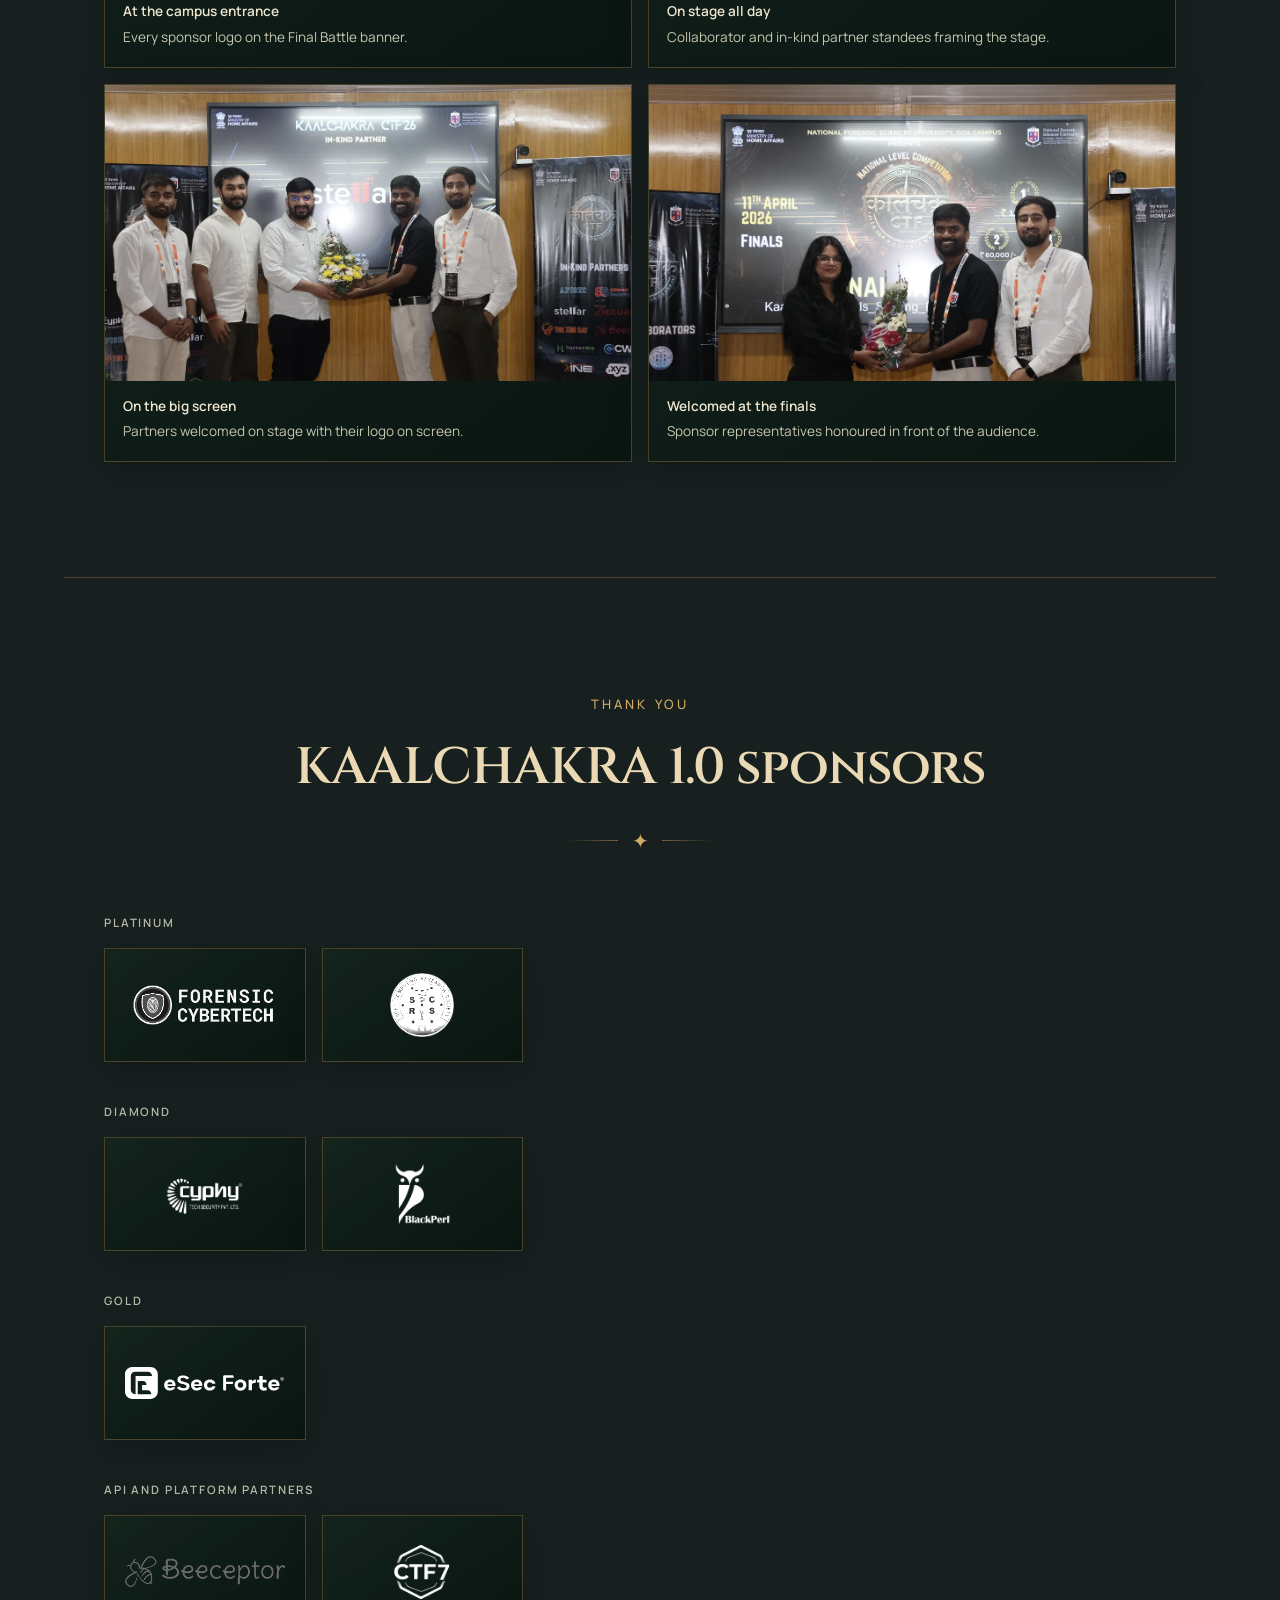
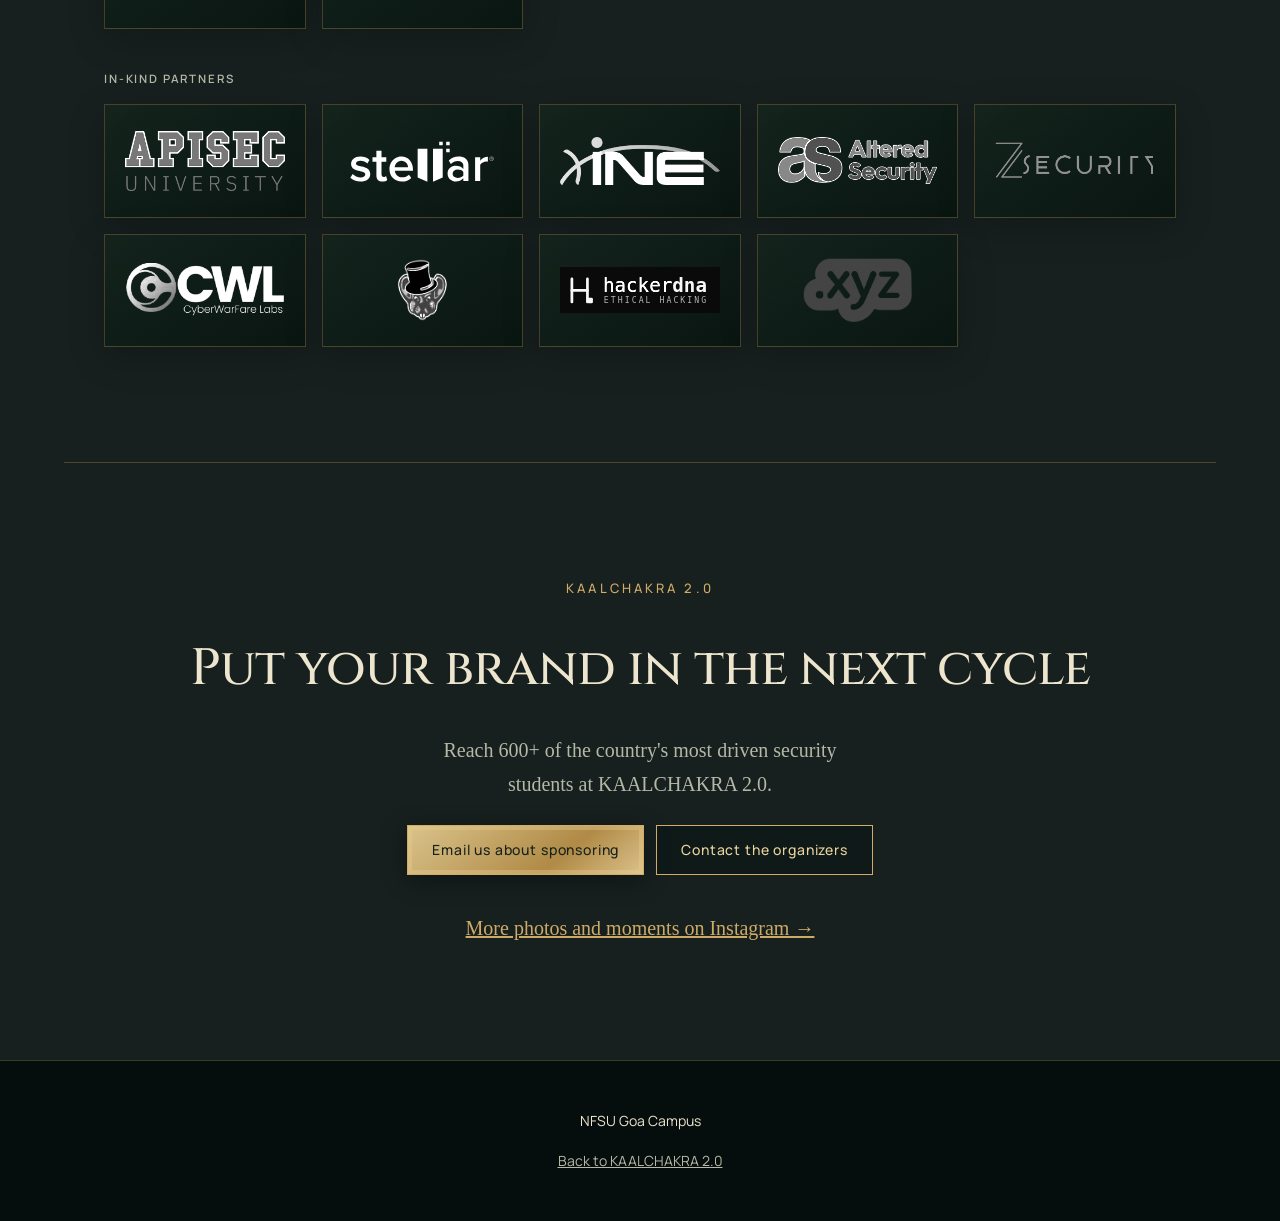
<file: 1.0/index.html>
<!doctype html>
<html lang="en">
<head>
  <meta charset="utf-8">
  <meta name="viewport" content="width=device-width, initial-scale=1">
  <title>KAALCHAKRA 1.0 Highlights · National CTF · NFSU Goa</title>
  <meta name="description" content="How KAALCHAKRA 1.0 went: 600+ participants, 75 finalists, ₹2,00,000 in cash prizes and 16 sponsors and partners at NFSU Goa Campus.">
  <meta name="theme-color" content="#07090a">
  <meta property="og:title" content="KAALCHAKRA 1.0 Highlights">
  <meta property="og:description" content="600+ participants, 75 finalists, ₹2,00,000 in cash prizes, 16 sponsors and partners.">
  <meta property="og:image" content="img/group.webp">
  <link rel="icon" href="assets/logo-192.png" type="image/png">
  <link rel="preconnect" href="https://fonts.googleapis.com">
  <link rel="preconnect" href="https://fonts.gstatic.com" crossorigin>
  <link href="https://fonts.googleapis.com/css2?family=Cinzel:wght@400;500;600;700;800&amp;family=IM+Fell+English:ital@0;1&amp;family=Manrope:wght@400;500;600;700&amp;display=swap" rel="stylesheet">
  <link rel="stylesheet" href="css/style.css" data-dark="css/style.css" data-light="css/light.css" data-theme-style>
  <link rel="stylesheet" href="../theme.css">
  <script src="../theme.js"></script>
  <script src="js/fx.js" defer></script>
</head>
<body>
  <a class="skip" href="#main">Skip to content</a>

  <header class="site-header">
    <img class="nav-lantern nav-lantern-left" src="../images/2.0/lantern_ok.png" alt="">
    <a class="brand" href="../" aria-label="KAALCHAKRA home"><span>KAALCHAKRA<small>CAPTURE THE FLAG · 2.0</small></span></a>
    <nav id="navigation" aria-label="Main navigation"><a href="../#about">About</a><a href="../#journey">Stages</a><a href="../#challenges">Domains</a><a href="../#sponsors">Sponsors</a><a href="../#bounty">Prizes</a><details class="edition-menu"><summary>Editions <span aria-hidden="true">⌄</span></summary><div><a href="./">1.0 <span>(Mar – 2026)</span><small>View the first edition</small></a></div></details><a href="../#rules">Rules</a><a href="../#faq">FAQ</a><a href="../crew/">Crew</a><a href="../#crew">Contact</a></nav>
    <img class="nav-institute" src="../images/emblem.png" alt="NFSU Goa" width="48" height="58">
    <button class="menu-toggle" type="button" aria-expanded="false" aria-controls="navigation" aria-label="Toggle navigation"><span></span><span></span></button>
    <img class="nav-lantern nav-lantern-right" src="../images/2.0/lantern_ok.png" alt="">
  </header>

  <main id="main">
    <section class="hl-hero">
      <div class="hl-photo">
        <img src="img/group.webp" alt="Participants and organisers of KAALCHAKRA 1.0 in front of NFSU Goa Campus" width="2000" height="1122" fetchpriority="high">
        <p class="hl-cue caps" aria-hidden="true">Scroll ↓</p>
      </div>
      <div class="hl-hero-text">
        <p class="eyebrow">Highlights · March–April 2026</p>
        <h1><span class="title-en">KAALCHAKRA CTF 1.0</span>How the first cycle went</h1>
        <p class="summary">600+ students from across India competed in a national-level CTF organised by NFSU Goa Campus. This is how the first edition went, and what it gave its sponsors.</p>
      </div>
    </section>

    <section class="org-band" id="organisers" aria-label="Organisers">
      <p class="caps">Organised by</p>
      <div class="org-card"><img src="assets/nfsu-goa.png" alt="National Forensic Sciences University, Goa Campus. An Institution of National Importance, Ministry of Home Affairs, Government of India" width="858" height="291"></div>
    </section>

    <section class="section">
      <div class="head"><p class="eyebrow">In numbers</p><h2>The first edition</h2></div>
      <ul class="stats stats-3">
        <li><strong>600+</strong><span class="label">Participants in the online qualifier</span></li>
        <li><strong>75</strong><span class="label">Finalists (25 teams) on campus</span></li>
        <li><strong>₹2,00,000</strong><span class="label">Cash prizes</span></li>
        <li><strong>₹55 lakh+</strong><span class="label">In perks for participants</span></li>
        <li><strong>16</strong><span class="label">Sponsors and partners</span></li>
        <li><strong>7</strong><span class="label">Challenge categories</span></li>
      </ul>
    </section>

    <section class="section">
      <div class="head"><p class="eyebrow">How it went</p><h2>From qualifier to podium</h2></div>
      <ol class="thread">
        <li><p class="caps when">28 March 2026</p><h3>Online qualifier</h3><p>600+ participants, 24 hours of jeopardy-style challenges across web, cryptography, forensics, reversing, OSINT, AI/ML and misc.</p></li>
        <li><p class="caps when">Right after</p><h3>Write-up verification</h3><p>Top teams had 8 hours to submit write-ups. Only verified teams moved on.</p></li>
        <li><p class="caps when">11 April 2026</p><h3>Offline final at NFSU Goa Campus</h3><p>25 teams, 75 finalists, competing on campus from 9 AM to 6 PM.</p></li>
        <li><p class="caps when">11 April 2026</p><h3>Prize ceremony</h3><p>The top three teams received cheques and partner perks on stage.</p></li>
      </ol>
    </section>

    <section class="section">
      <div class="head"><p class="eyebrow">The final</p><h2>On the floor</h2></div>
      <div class="gallery">
        <figure class="g-wide"><img src="img/arena.webp" alt="Teams competing in the final hall with sponsor standees" loading="lazy" width="1600" height="897"><figcaption>The final hall, with partner standees beside the teams.</figcaption></figure>
        <figure><img src="img/teams.webp" alt="Teams working at their tables in the final hall" loading="lazy"><figcaption>Heads down, all day.</figcaption></figure>
        <figure><img src="img/crowd.webp" alt="A packed hall of participants on finals day" loading="lazy"><figcaption>A full house on finals day.</figcaption></figure>
      </div>
    </section>

    <section class="section">
      <div class="head" id="winners"><p class="eyebrow">Winners</p><h2>The podium</h2></div>
      <ul class="grid podium">
        <li class="card place gold">
          <img src="img/first.webp" alt="Team root@void receiving the winner cheque" loading="lazy">
          <p class="caps">1st place</p><h3 class="mono">root@void</h3><strong>₹1,10,000</strong>
          <p class="dim">Prize sponsored by Forensic CyberTech</p>
        </li>
        <li class="card place">
          <img src="img/second.webp" alt="Team Cryptonite receiving the runner-up cheque" loading="lazy">
          <p class="caps">2nd place</p><h3 class="mono">Cryptonite</h3><strong>₹60,000</strong>
          <p class="dim">Plus partner perks</p>
        </li>
        <li class="card place">
          <img src="img/third.webp" alt="Team ISFCR PESU receiving the second runner-up cheque" loading="lazy">
          <p class="caps">3rd place</p><h3 class="mono">ISFCR PESU</h3><strong>₹30,000</strong>
          <p class="dim">Prize sponsored by Soft Computing Research Society</p>
        </li>
      </ul>
      <figure class="wide-photo"><img src="img/winners.webp" alt="All three winning teams with the organisers" loading="lazy" width="1600" height="897"><figcaption>All three podium teams with the organisers.</figcaption></figure>
    </section>

    <section class="section">
      <div class="head"><p class="eyebrow">For sponsors</p><h2>Where our sponsors showed up</h2></div>
      <div class="proof">
        <figure><img src="img/sp-banner.webp" alt="Final Battle banner at the NFSU Goa campus entrance listing all sponsors" loading="lazy" width="1200" height="673"><figcaption><b>At the campus entrance</b>Every sponsor logo on the Final Battle banner.</figcaption></figure>
        <figure><img src="img/sp-standees.webp" alt="Our Collaborators and In-Kind Partners standees on stage" loading="lazy" width="1200" height="673"><figcaption><b>On stage all day</b>Collaborator and in-kind partner standees framing the stage.</figcaption></figure>
        <figure><img src="img/sp-stellar.webp" alt="Stellar team welcomed on stage with their logo on the screen as in-kind partner" loading="lazy" width="1200" height="673"><figcaption><b>On the big screen</b>Partners welcomed on stage with their logo on screen.</figcaption></figure>
        <figure><img src="img/sp-welcome.webp" alt="Sponsor representatives welcomed with a bouquet at the finals" loading="lazy" width="1200" height="673"><figcaption><b>Welcomed at the finals</b>Sponsor representatives honoured in front of the audience.</figcaption></figure>
      </div>
    </section>

    <section class="section">
      <div class="head" id="sponsors"><p class="eyebrow">Thank you</p><h2>KAALCHAKRA 1.0 sponsors</h2></div>
      <div class="tier"><h3 class="caps">Platinum</h3><ul class="grid logos">
        <li><a class="card logo" href="https://forensiccybertech.com/" target="_blank" rel="noopener"><img src="img/sponsors/forensic-cybertech.png" alt="Forensic CyberTech" loading="lazy"></a></li>
        <li><a class="card logo" href="https://scrs.in/" target="_blank" rel="noopener"><img src="img/sponsors/scrs.png" alt="Soft Computing Research Society" loading="lazy"></a></li>
      </ul></div>
      <div class="tier"><h3 class="caps">Diamond</h3><ul class="grid logos">
        <li><a class="card logo" href="https://cyphyts.in/" target="_blank" rel="noopener"><img src="img/sponsors/cyphy.png" alt="Cyphy Tech Security" loading="lazy"></a></li>
        <li><a class="card logo" href="https://blackperldfir.com/" target="_blank" rel="noopener"><img src="img/sponsors/blackperl.png" alt="BlackPerl" loading="lazy"></a></li>
      </ul></div>
      <div class="tier"><h3 class="caps">Gold</h3><ul class="grid logos">
        <li><a class="card logo" href="https://www.esecforte.com/" target="_blank" rel="noopener"><img src="img/sponsors/esecforte.svg" alt="eSec Forte Technologies" loading="lazy"></a></li>
      </ul></div>
      <div class="tier"><h3 class="caps">API and platform partners</h3><ul class="grid logos">
        <li><a class="card logo" href="https://beeceptor.com" target="_blank" rel="noopener"><img src="img/sponsors/beeceptor.png" alt="Beeceptor" loading="lazy"></a></li>
        <li><a class="card logo" href="https://ctf7.com/" target="_blank" rel="noopener"><img src="img/sponsors/ctf7.webp" alt="CTF7" loading="lazy"></a></li>
      </ul></div>
      <div class="tier"><h3 class="caps">In-kind partners</h3><ul class="grid logos">
        <li><a class="card logo" href="https://www.apisecuniversity.com/" target="_blank" rel="noopener"><img src="img/sponsors/apisec.png" alt="APIsec University" loading="lazy"></a></li>
        <li><a class="card logo logo-invert" href="https://www.stellarinfo.com/" target="_blank" rel="noopener"><img class="stellar-logo" src="../images/sponsors/stellar-dark.svg" data-dark-src="../images/sponsors/stellar-dark.svg" data-light-src="img/sponsors/stellar.png" alt="Stellar Data Recovery" loading="lazy"></a></li>
        <li><a class="card logo" href="https://ine.com/" target="_blank" rel="noopener"><img src="img/sponsors/ine.png" alt="INE" loading="lazy"></a></li>
        <li><a class="card logo" href="https://www.alteredsecurity.com/" target="_blank" rel="noopener"><img src="img/sponsors/altered-security.png" alt="Altered Security" loading="lazy"></a></li>
        <li><a class="card logo" href="https://zsecurity.org/" target="_blank" rel="noopener"><img src="img/sponsors/zsecurity.png" alt="zSecurity" loading="lazy"></a></li>
        <li><a class="card logo" href="https://cyberwarfare.live/" target="_blank" rel="noopener"><img src="img/sponsors/cwl.png" alt="CyberWarfare Labs" loading="lazy"></a></li>
        <li><a class="card logo" href="http://thexssrat.com/" target="_blank" rel="noopener"><img src="img/sponsors/xss-rat.png" alt="The XSS Rat" loading="lazy"></a></li>
        <li><a class="card logo" href="https://hackerdna.com/" target="_blank" rel="noopener"><img src="img/sponsors/hackerdna.svg" alt="HackerDNA" loading="lazy"></a></li>
        <li><a class="card logo" href="https://nic.xyz/" target="_blank" rel="noopener"><img src="img/sponsors/xyz.png" alt=".xyz" loading="lazy"></a></li>
      </ul></div>
    </section>

    <section class="section cta-block">
      <p class="eyebrow">KAALCHAKRA 2.0</p>
      <h2>Put your brand in the next cycle</h2>
      <p class="summary">Reach 600+ of the country's most driven security students at KAALCHAKRA 2.0.</p>
      <div class="cta-row">
        <a class="btn" href="mailto:support@kaalchakractf.com?subject=Sponsoring%20KAALCHAKRA%202.0">Email us about sponsoring</a>
        <a class="btn btn-ghost" href="../#crew">Contact the organizers</a>
      </div>
      <p class="note"><a href="https://www.instagram.com/kaalchakra_ctf/" target="_blank" rel="noopener">More photos and moments on Instagram →</a></p>
    </section>
  </main>

  <footer class="footer">
    <p class="label">NFSU Goa Campus</p>
    <p class="label dim"><a href="../">Back to KAALCHAKRA 2.0</a></p>
  </footer>
</body>
</html>
</file>
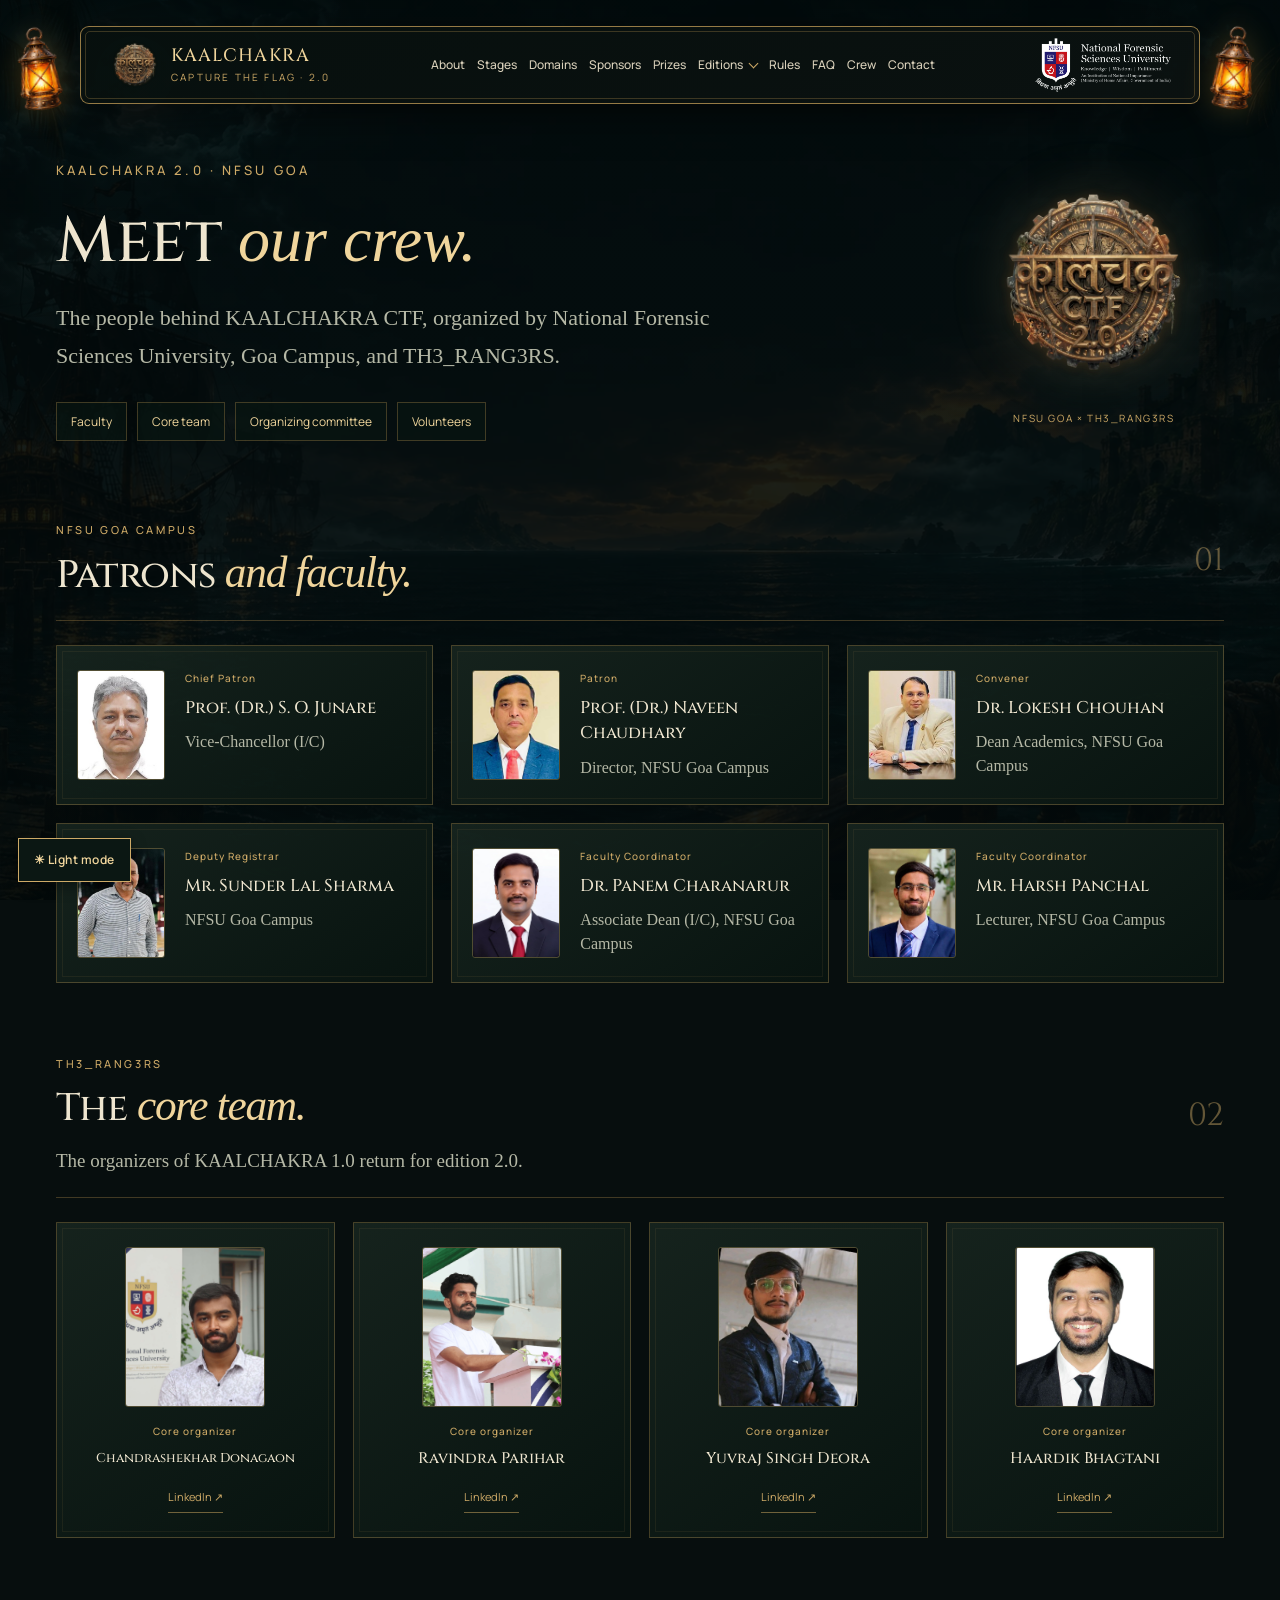
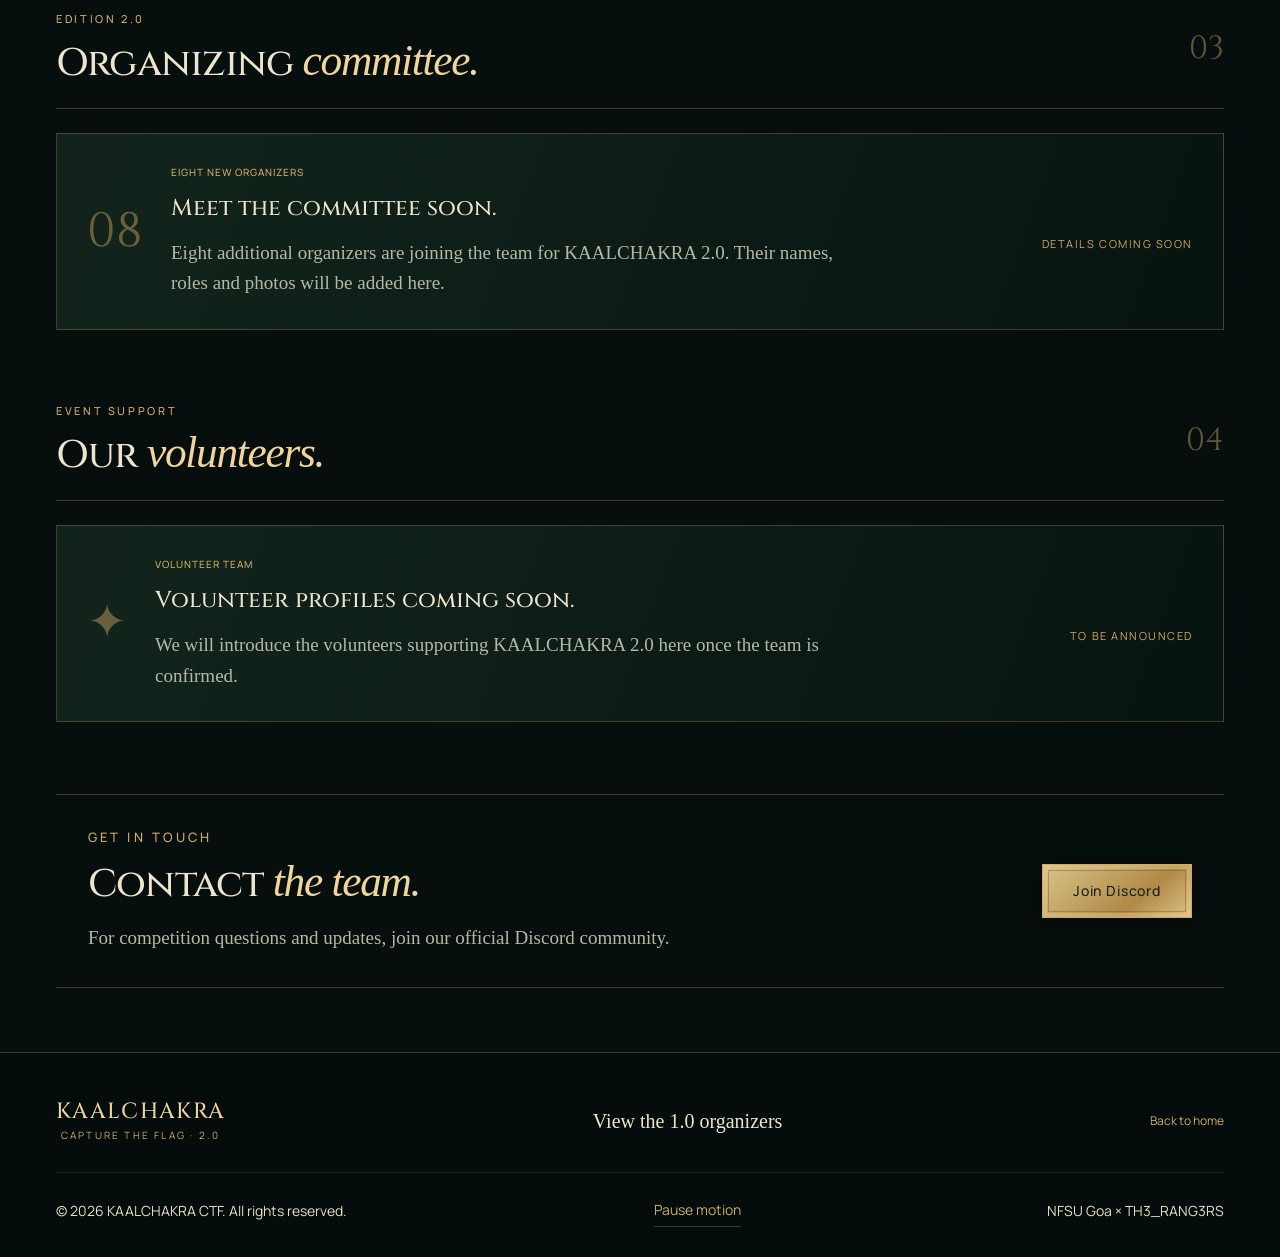
<file: crew/index.html>
<!DOCTYPE html>
<html lang="en">
<head>
  <meta charset="UTF-8">
  <meta name="viewport" content="width=device-width, initial-scale=1">
  <meta name="theme-color" content="#081719">
  <title>Crew | KAALCHAKRA CTF 2.0</title>
  <meta name="description" content="Meet the faculty, core team, organizing committee and volunteers behind KAALCHAKRA CTF 2.0 at NFSU Goa.">
  <link rel="canonical" href="https://kaalchakractf.com/crew/">
  <meta property="og:title" content="Our crew | KAALCHAKRA CTF 2.0">
  <meta property="og:description" content="Meet the team behind KAALCHAKRA CTF 2.0.">
  <meta property="og:type" content="website">
  <meta property="og:url" content="https://kaalchakractf.com/crew/">
  <meta property="og:image" content="https://kaalchakractf.com/images/2.0/cinematic/pirate-harbor.webp">
  <meta property="og:image:alt" content="A moonlit pirate harbor with tall ships and an island fortress">
  <meta name="twitter:card" content="summary_large_image">
  <meta name="twitter:image" content="https://kaalchakractf.com/images/2.0/cinematic/pirate-harbor.webp">
  <link rel="icon" type="image/png" href="../images/2.0/favicon.png">
  <link rel="preconnect" href="https://fonts.googleapis.com">
  <link rel="preconnect" href="https://fonts.gstatic.com" crossorigin>
  <link href="https://fonts.googleapis.com/css2?family=Cinzel:wght@400;500;600;700&amp;family=IM+Fell+English:ital@0;1&amp;family=Manrope:wght@400;500;600;700&amp;display=swap" rel="stylesheet">
  <link rel="stylesheet" href="../pirate.css" data-dark="../pirate.css" data-light="../pirate-light.css" data-theme-style>
  <link rel="stylesheet" href="../crew.css" data-dark="../crew.css" data-light="../crew-light.css" data-theme-style>
  <link rel="stylesheet" href="../theme.css">
  <script src="../theme.js"></script>
  <script src="../crew.js" defer></script>
</head>
<body class="team-page">
<a class="skip-link" href="#main">Skip to content</a>
<div class="world" aria-hidden="true"><img class="world-image" src="../images/2.0/cinematic/pirate-harbor.webp" data-dark-src="../images/2.0/cinematic/pirate-harbor.webp" data-light-src="../images/2.0/cinematic/parchment-voyage.webp" alt=""><div class="world-shade"></div></div>
<header class="site-header">
  <img class="nav-lantern nav-lantern-left" src="../images/2.0/lantern_ok.png" alt="">
  <a class="brand" href="../" aria-label="KAALCHAKRA 2.0 home"><img class="nav-logo" src="../images/2.0/logo.webp" alt="" width="52" height="52"><span>KAALCHAKRA<small>CAPTURE THE FLAG · 2.0</small></span></a>
  <nav id="navigation" aria-label="Main navigation"><a href="../#about">About</a><a href="../#journey">Stages</a><a href="../#challenges">Domains</a><a href="../#sponsors">Sponsors</a><a href="../#bounty">Prizes</a><details class="edition-menu"><summary>Editions <span aria-hidden="true">⌄</span></summary><div><a href="../1.0/">1.0 <span>(Mar – 2026)</span><small>View the first edition</small></a></div></details><a href="../#rules">Rules</a><a href="../#faq">FAQ</a><a href="./">Crew</a><a href="../#crew">Contact</a></nav>
  <img class="nav-institute" src="../images/emblem.png" alt="NFSU Goa" width="48" height="58">
  <button class="menu-toggle" aria-expanded="false" aria-controls="navigation" aria-label="Toggle navigation"><span></span><span></span></button>
  <img class="nav-lantern nav-lantern-right" src="../images/2.0/lantern_ok.png" alt="">
</header>
<main id="main">
 <section class="team-hero container" aria-labelledby="team-title">
  <div class="reveal"><p class="eyebrow">KAALCHAKRA 2.0 &middot; NFSU GOA</p><h1 id="team-title">Meet <em>our crew.</em></h1><p>The people behind KAALCHAKRA CTF, organized by National Forensic Sciences University, Goa Campus, and TH3_RANG3RS.</p><div class="team-jump-links" aria-label="Crew sections"><a href="#faculty">Faculty</a><a href="#core-team">Core team</a><a href="#committee">Organizing committee</a><a href="#volunteers">Volunteers</a></div></div>
  <div class="team-crest reveal"><img src="../images/2.0/logo.webp" alt="KAALCHAKRA CTF 2.0" width="220" height="220"><span>NFSU GOA &times; TH3_RANG3RS</span></div>
 </section>
 <section class="team-section container" id="faculty" aria-labelledby="faculty-title">
  <div class="team-heading reveal"><div><p class="eyebrow">NFSU GOA CAMPUS</p><h2 id="faculty-title">Patrons <em>and faculty.</em></h2></div><span class="team-section-number" aria-hidden="true">01</span></div>
  <div class="team-grid"><article class="team-card reveal"><img src="../images/organizers/chief-patron.jpg" alt="Prof. (Dr.) S. O. Junare" width="160" height="180" loading="lazy"><div><p class="team-role">Chief Patron</p><h3>Prof. (Dr.) S. O. Junare</h3><p class="team-detail">Vice-Chancellor (I/C)</p></div></article>
<article class="team-card reveal"><img src="../images/organizers/patron.jpg" alt="Prof. (Dr.) Naveen Chaudhary" width="160" height="180" loading="lazy"><div><p class="team-role">Patron</p><h3>Prof. (Dr.) Naveen Chaudhary</h3><p class="team-detail">Director, NFSU Goa Campus</p></div></article>
<article class="team-card reveal"><img src="../images/organizers/convener.jpg" alt="Dr. Lokesh Chouhan" width="160" height="180" loading="lazy"><div><p class="team-role">Convener</p><h3>Dr. Lokesh Chouhan</h3><p class="team-detail">Dean Academics, NFSU Goa Campus</p></div></article>
<article class="team-card reveal"><img src="../images/organizers/DR.jpeg" alt="Mr. Sunder Lal Sharma" width="160" height="180" loading="lazy"><div><p class="team-role">Deputy Registrar</p><h3>Mr. Sunder Lal Sharma</h3><p class="team-detail">NFSU Goa Campus</p></div></article>
<article class="team-card reveal"><img src="../images/organizers/coordinator1.jpeg" alt="Dr. Panem Charanarur" width="160" height="180" loading="lazy"><div><p class="team-role">Faculty Coordinator</p><h3>Dr. Panem Charanarur</h3><p class="team-detail">Associate Dean (I/C), NFSU Goa Campus</p></div></article>
<article class="team-card reveal"><img src="../images/organizers/coordinator2.jpeg" alt="Mr. Harsh Panchal" width="160" height="180" loading="lazy"><div><p class="team-role">Faculty Coordinator</p><h3>Mr. Harsh Panchal</h3><p class="team-detail">Lecturer, NFSU Goa Campus</p></div></article></div>
 </section>
 <section class="team-section container" id="core-team" aria-labelledby="core-title">
  <div class="team-heading reveal"><div><p class="eyebrow">TH3_RANG3RS</p><h2 id="core-title">The <em>core team.</em></h2><p>The organizers of KAALCHAKRA 1.0 return for edition 2.0.</p></div><span class="team-section-number" aria-hidden="true">02</span></div>
  <div class="team-grid team-grid-core"><article class="team-card reveal"><img src="../images/organizers/chandrashekhar.jpeg" alt="Chandrashekhar Donagaon" width="160" height="180" loading="lazy"><div><p class="team-role">Core organizer</p><h3 class="team-name-long">Chandrashekhar Donagaon</h3><a class="text-link" href="https://linkedin.com/in/chandrashekhar-donagaon" target="_blank" rel="noopener noreferrer" aria-label="Chandrashekhar Donagaon on LinkedIn">LinkedIn <span aria-hidden="true">&#8599;</span></a></div></article>
<article class="team-card reveal"><img src="../images/organizers/ravindra.png" alt="Ravindra Parihar" width="160" height="180" loading="lazy"><div><p class="team-role">Core organizer</p><h3>Ravindra Parihar</h3><a class="text-link" href="https://linkedin.com/in/ravindraparihar" target="_blank" rel="noopener noreferrer" aria-label="Ravindra Parihar on LinkedIn">LinkedIn <span aria-hidden="true">&#8599;</span></a></div></article>
<article class="team-card reveal"><img src="../images/organizers/yuvraj.jpg" alt="Yuvraj Singh Deora" width="160" height="180" loading="lazy"><div><p class="team-role">Core organizer</p><h3>Yuvraj Singh Deora</h3><a class="text-link" href="https://linkedin.com/in/yuvrajsinghdeora" target="_blank" rel="noopener noreferrer" aria-label="Yuvraj Singh Deora on LinkedIn">LinkedIn <span aria-hidden="true">&#8599;</span></a></div></article>
<article class="team-card reveal"><img src="../images/organizers/haardik.jpg" alt="Haardik Bhagtani" width="160" height="180" loading="lazy"><div><p class="team-role">Core organizer</p><h3>Haardik Bhagtani</h3><a class="text-link" href="https://linkedin.com/in/haardikbhagtani" target="_blank" rel="noopener noreferrer" aria-label="Haardik Bhagtani on LinkedIn">LinkedIn <span aria-hidden="true">&#8599;</span></a></div></article></div>
 </section>
 <section class="team-section container" id="committee" aria-labelledby="committee-title">
  <div class="team-heading reveal"><div><p class="eyebrow">EDITION 2.0</p><h2 id="committee-title">Organizing <em>committee.</em></h2></div><span class="team-section-number" aria-hidden="true">03</span></div>
  <!-- Replace this announcement with team-card profiles when names, roles and photos are confirmed. -->
  <div class="team-pending reveal"><span class="team-pending-mark" aria-hidden="true">08</span><div><p class="team-role">EIGHT NEW ORGANIZERS</p><h3>Meet the committee soon.</h3><p>Eight additional organizers are joining the team for KAALCHAKRA 2.0. Their names, roles and photos will be added here.</p></div><span class="status-tag">DETAILS COMING SOON</span></div>
 </section>
 <section class="team-section container" id="volunteers" aria-labelledby="volunteers-title">
  <div class="team-heading reveal"><div><p class="eyebrow">EVENT SUPPORT</p><h2 id="volunteers-title">Our <em>volunteers.</em></h2></div><span class="team-section-number" aria-hidden="true">04</span></div>
  <!-- Add confirmed volunteer profiles here using the same team-card layout. -->
  <div class="team-pending reveal"><span class="team-pending-mark" aria-hidden="true">&#10022;</span><div><p class="team-role">VOLUNTEER TEAM</p><h3>Volunteer profiles coming soon.</h3><p>We will introduce the volunteers supporting KAALCHAKRA 2.0 here once the team is confirmed.</p></div><span class="status-tag">TO BE ANNOUNCED</span></div>
 </section>
 <section class="team-contact container reveal" aria-labelledby="team-contact-title"><div><p class="eyebrow">GET IN TOUCH</p><h2 id="team-contact-title">Contact <em>the team.</em></h2><p>For competition questions and updates, join our official Discord community.</p></div><a class="button button-gold" href="https://discord.gg/q4Pam5h3Bd" target="_blank" rel="noopener noreferrer">Join Discord</a></section>
</main>
<footer><div class="container footer-main"><a class="brand" href="../"><span>KAALCHAKRA<small>CAPTURE THE FLAG &middot; 2.0</small></span></a><a href="../1.0/organizers.html">View the 1.0 organizers</a><a href="../">Back to home</a></div><div class="container footer-bottom"><span>&copy; 2026 KAALCHAKRA CTF. All rights reserved.</span><button id="motion-toggle" aria-pressed="false">Pause motion</button><span>NFSU Goa &times; TH3_RANG3RS</span></div></footer>
</body>
</html>
</file>
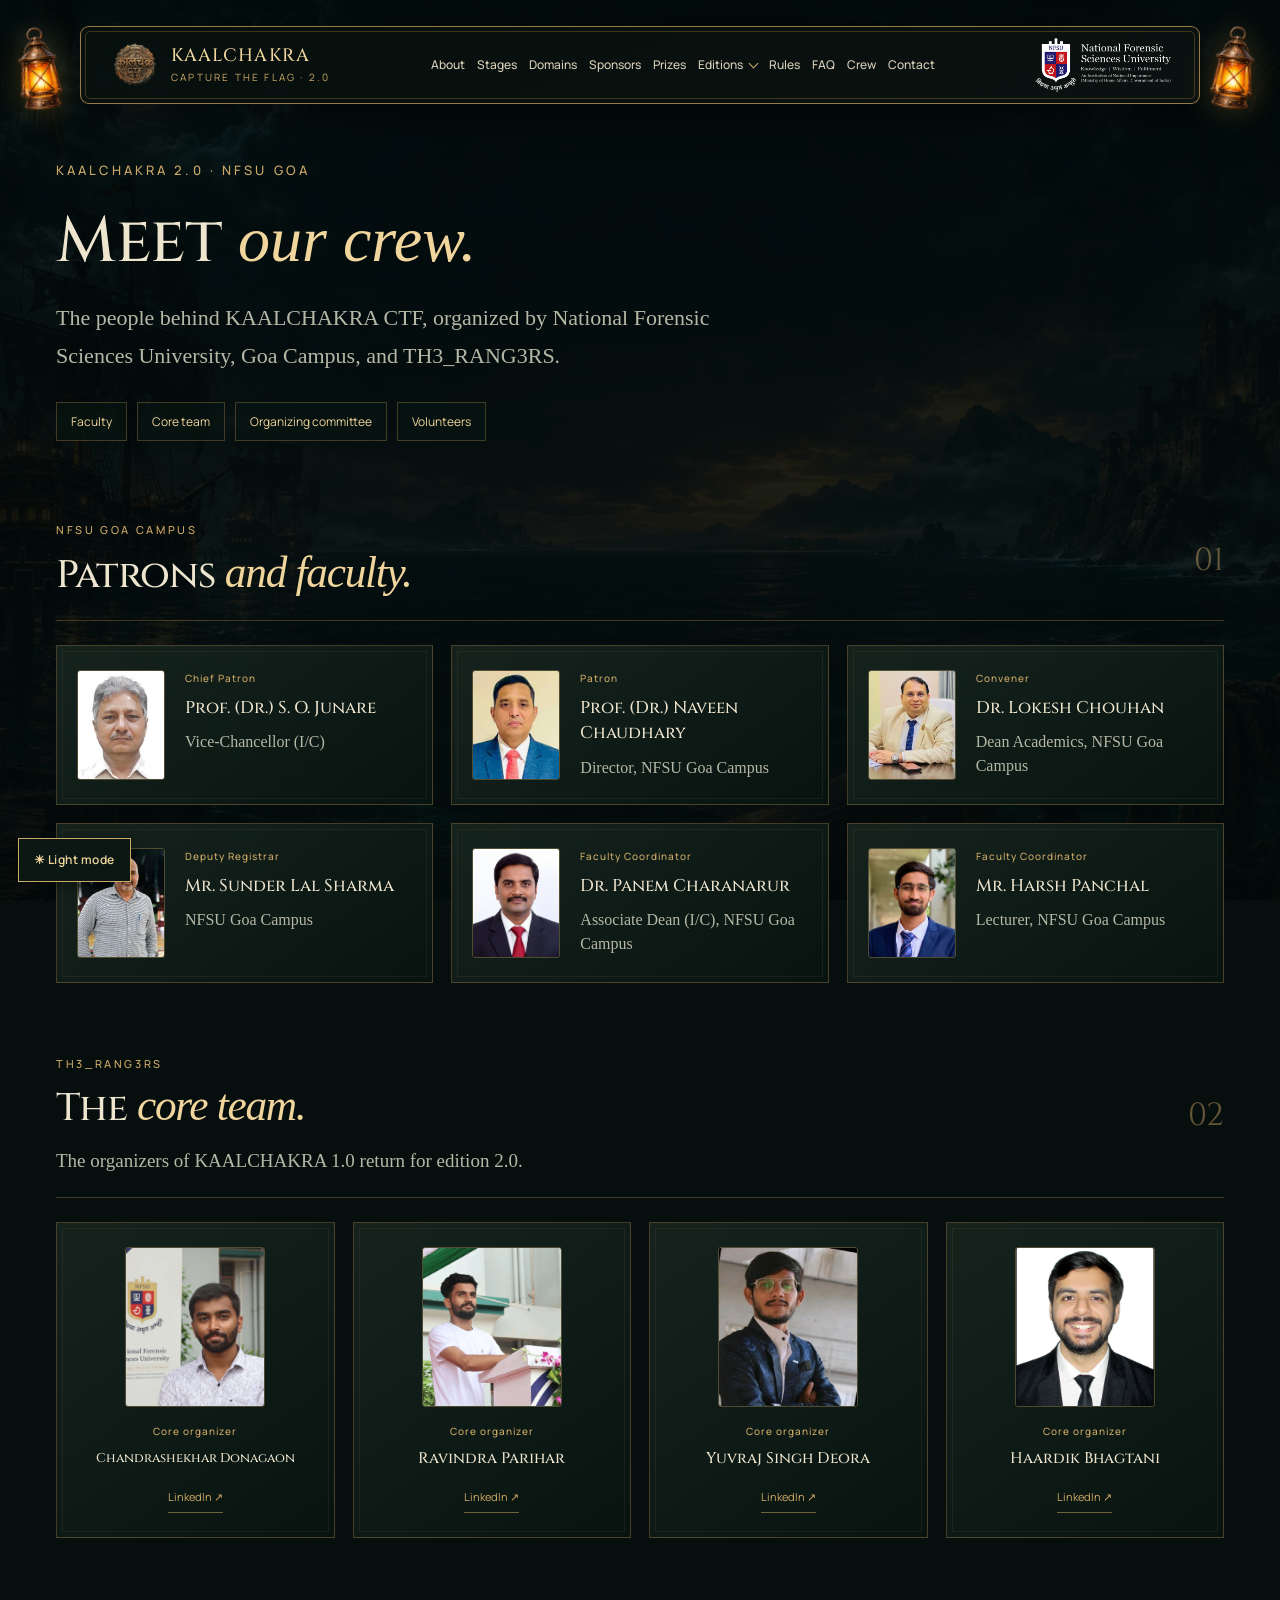
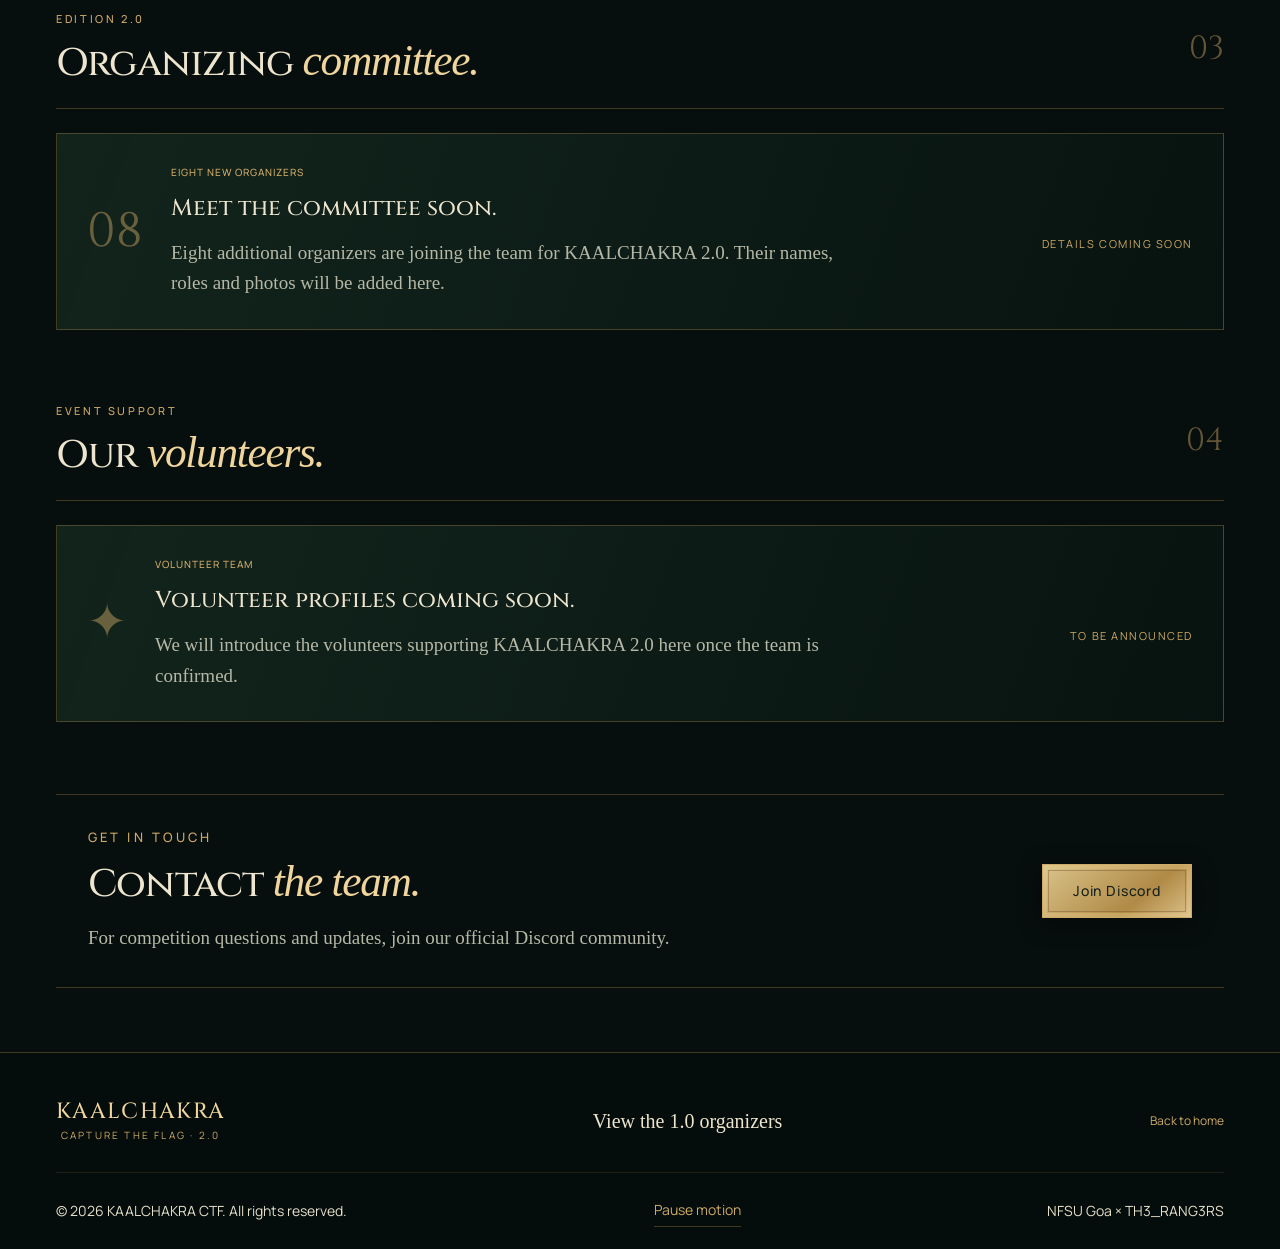
<file: crew.html>
<!doctype html>
<html lang="en"><head><meta charset="utf-8"><meta name="viewport" content="width=device-width, initial-scale=1"><title>KAALCHAKRA Crew</title><meta http-equiv="refresh" content="0;url=crew/"><link rel="canonical" href="https://kaalchakractf.com/crew/"></head><body><p>Redirecting to the crew page.</p><a href="crew/">Meet the team</a></body></html>
</file>
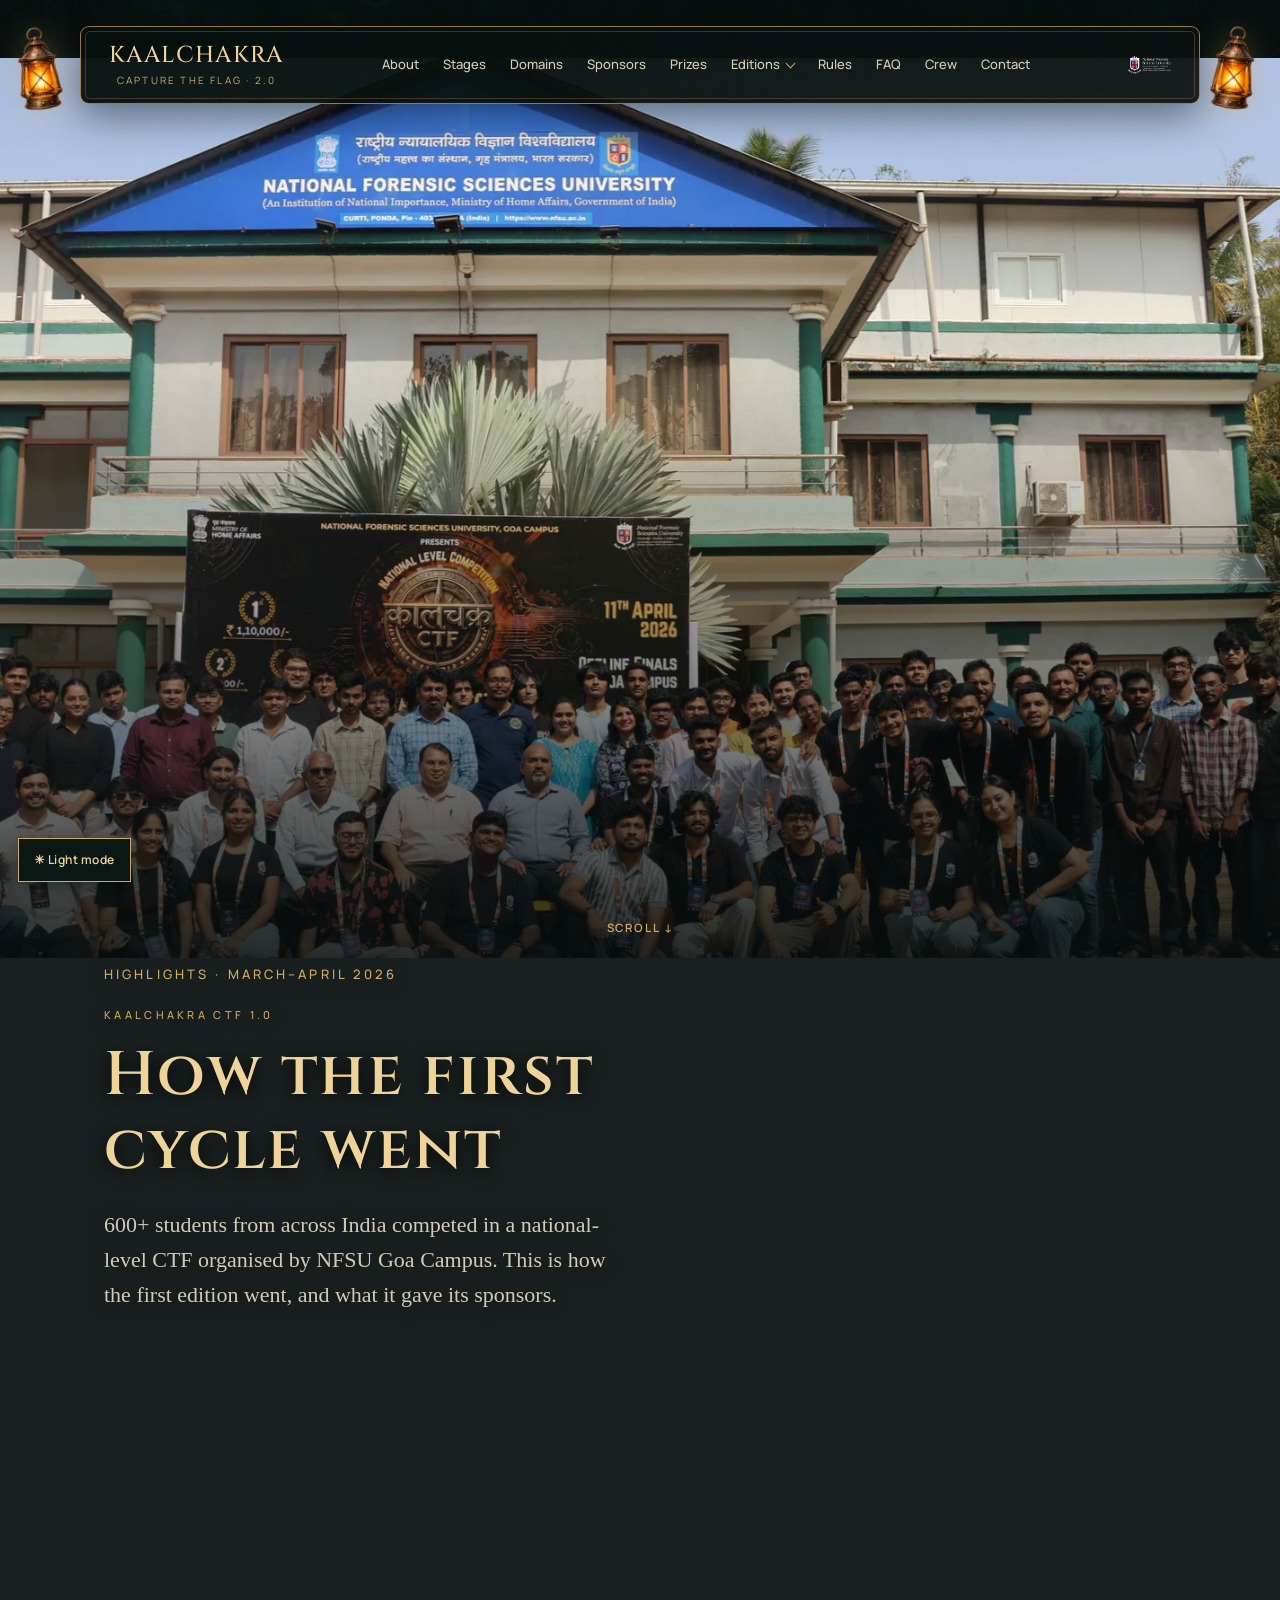
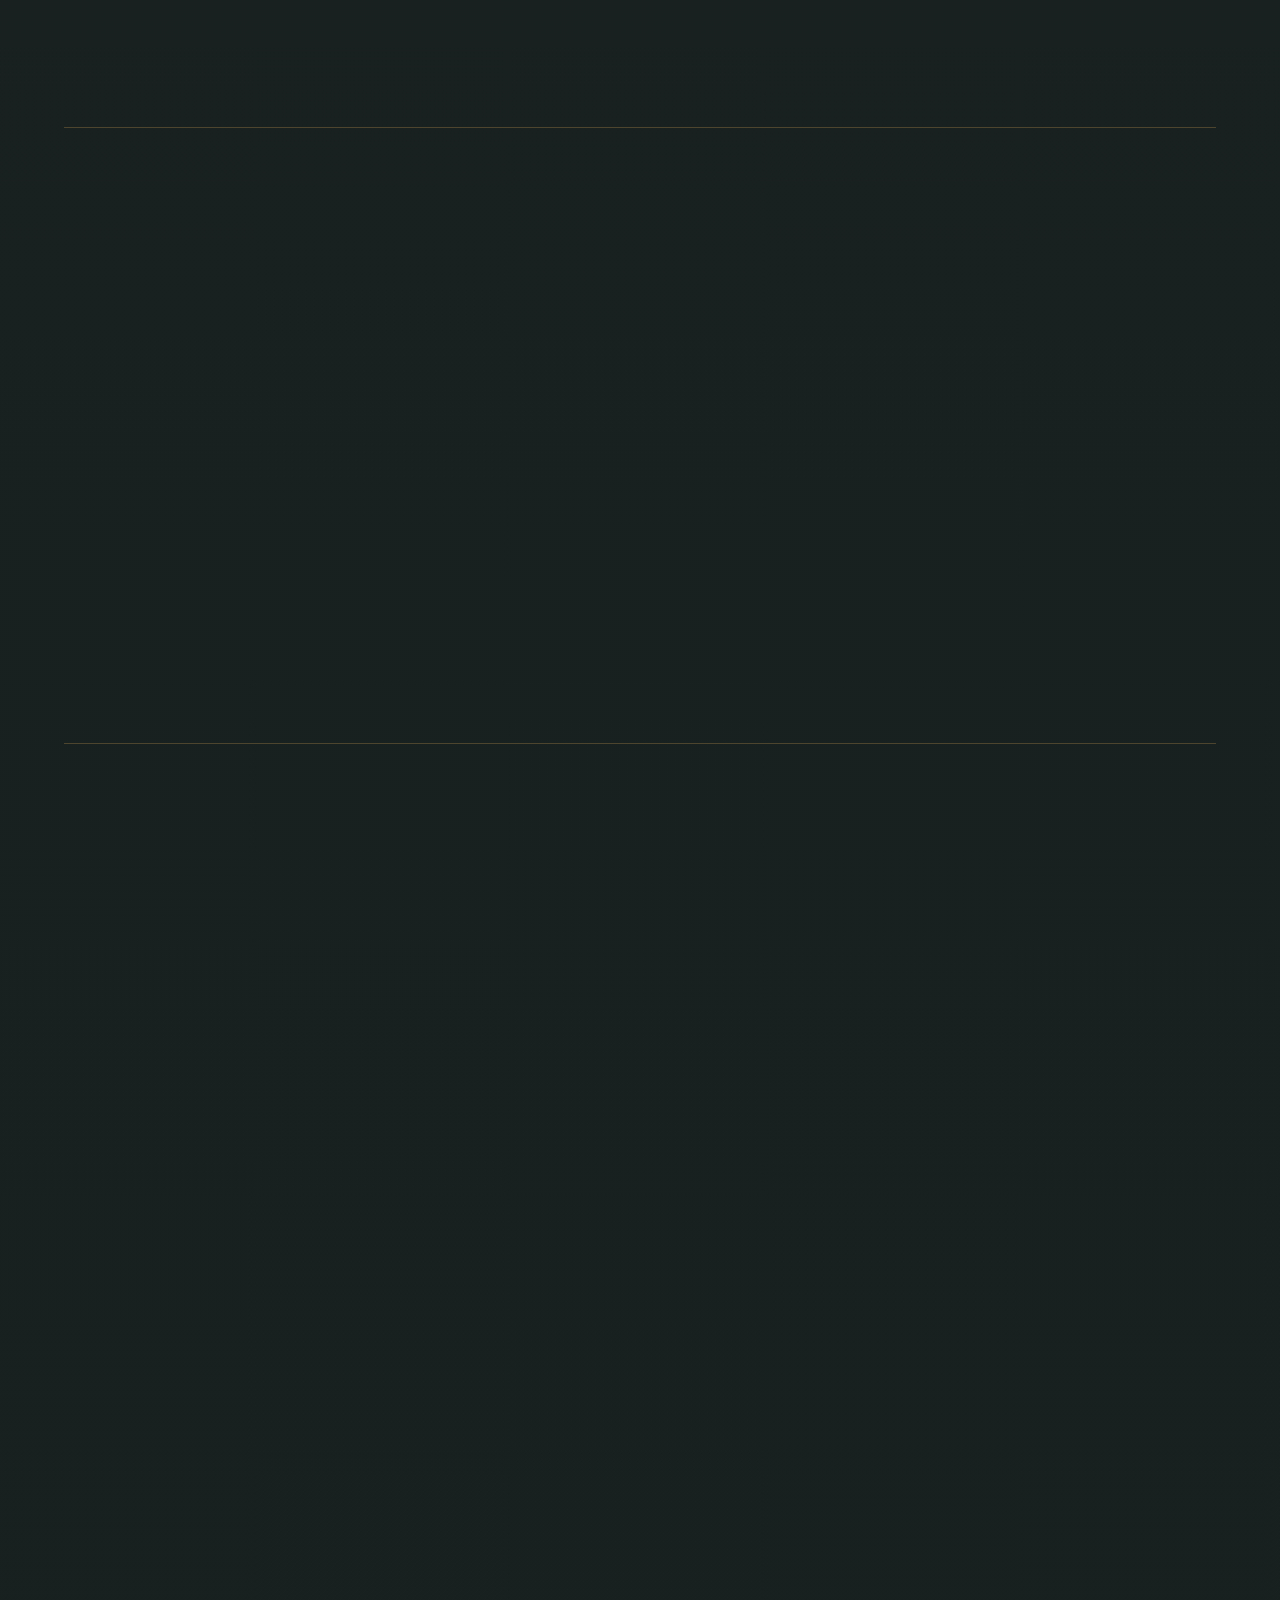
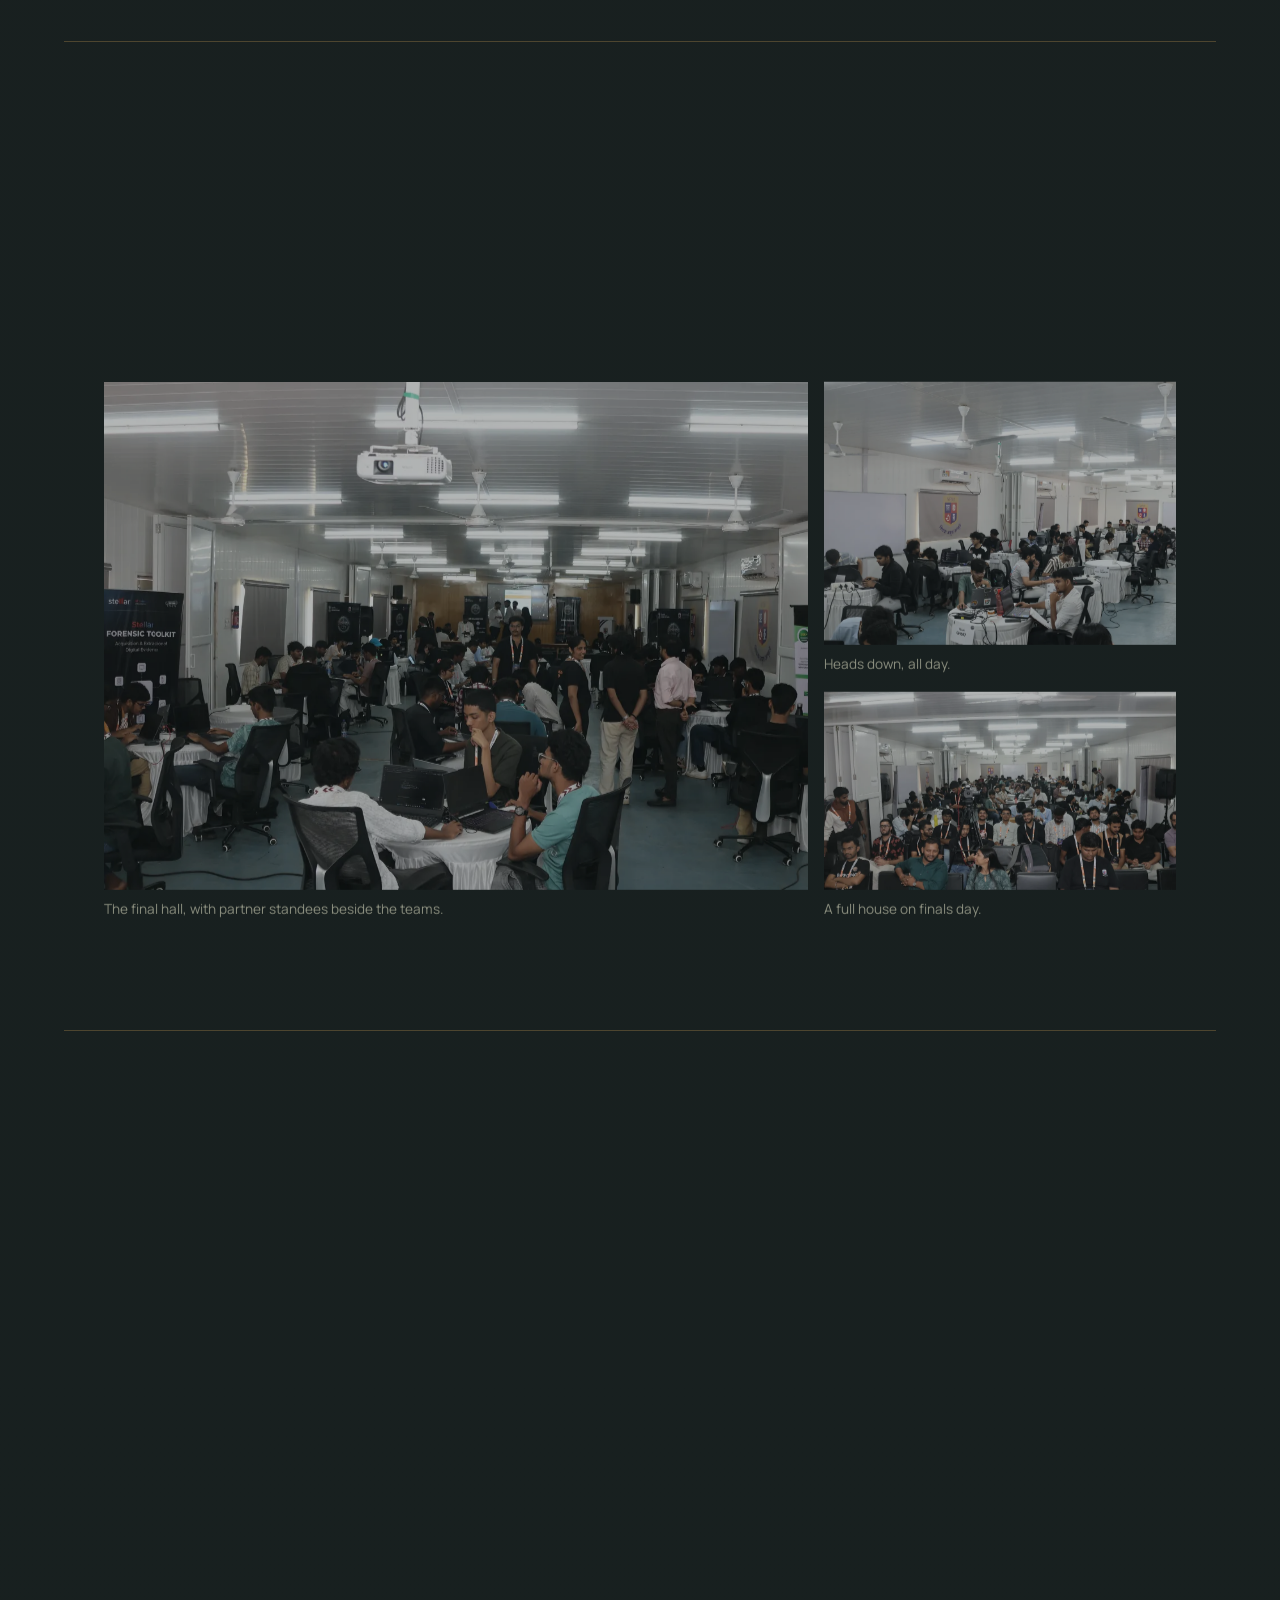
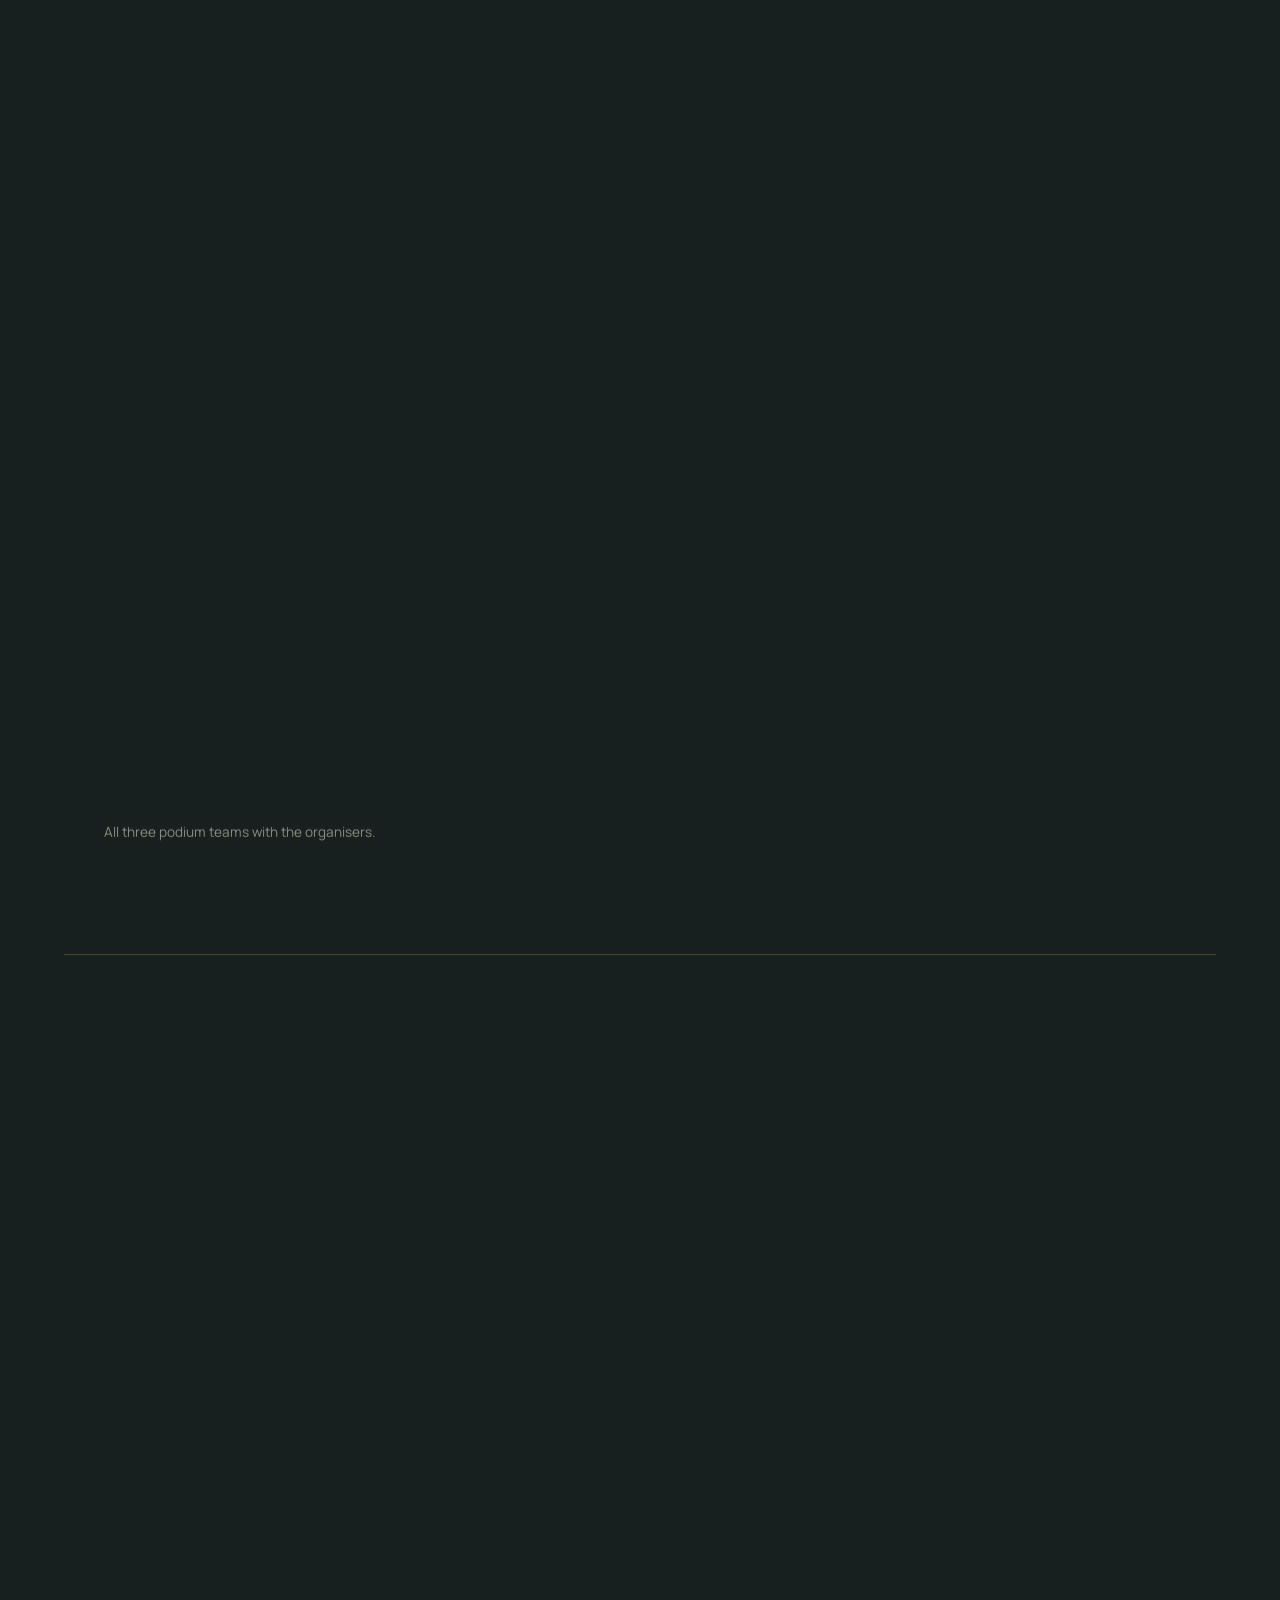
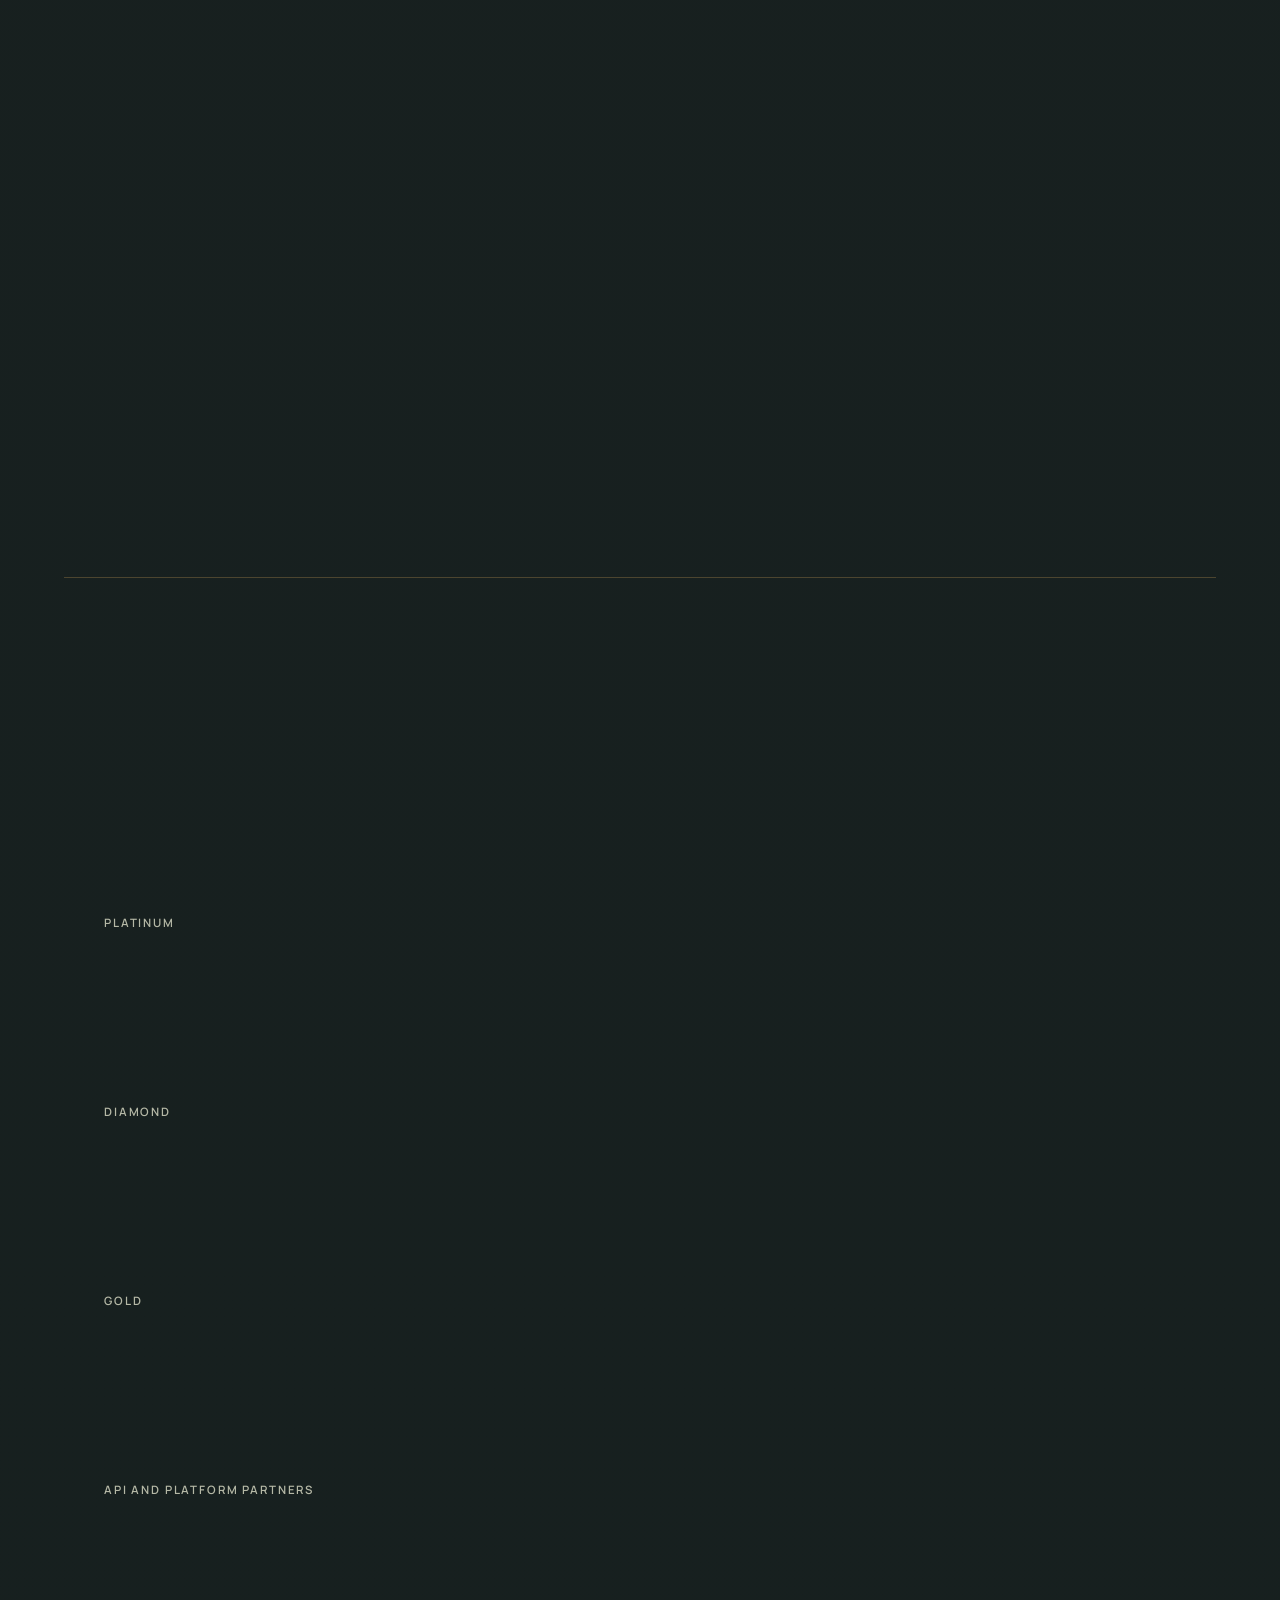
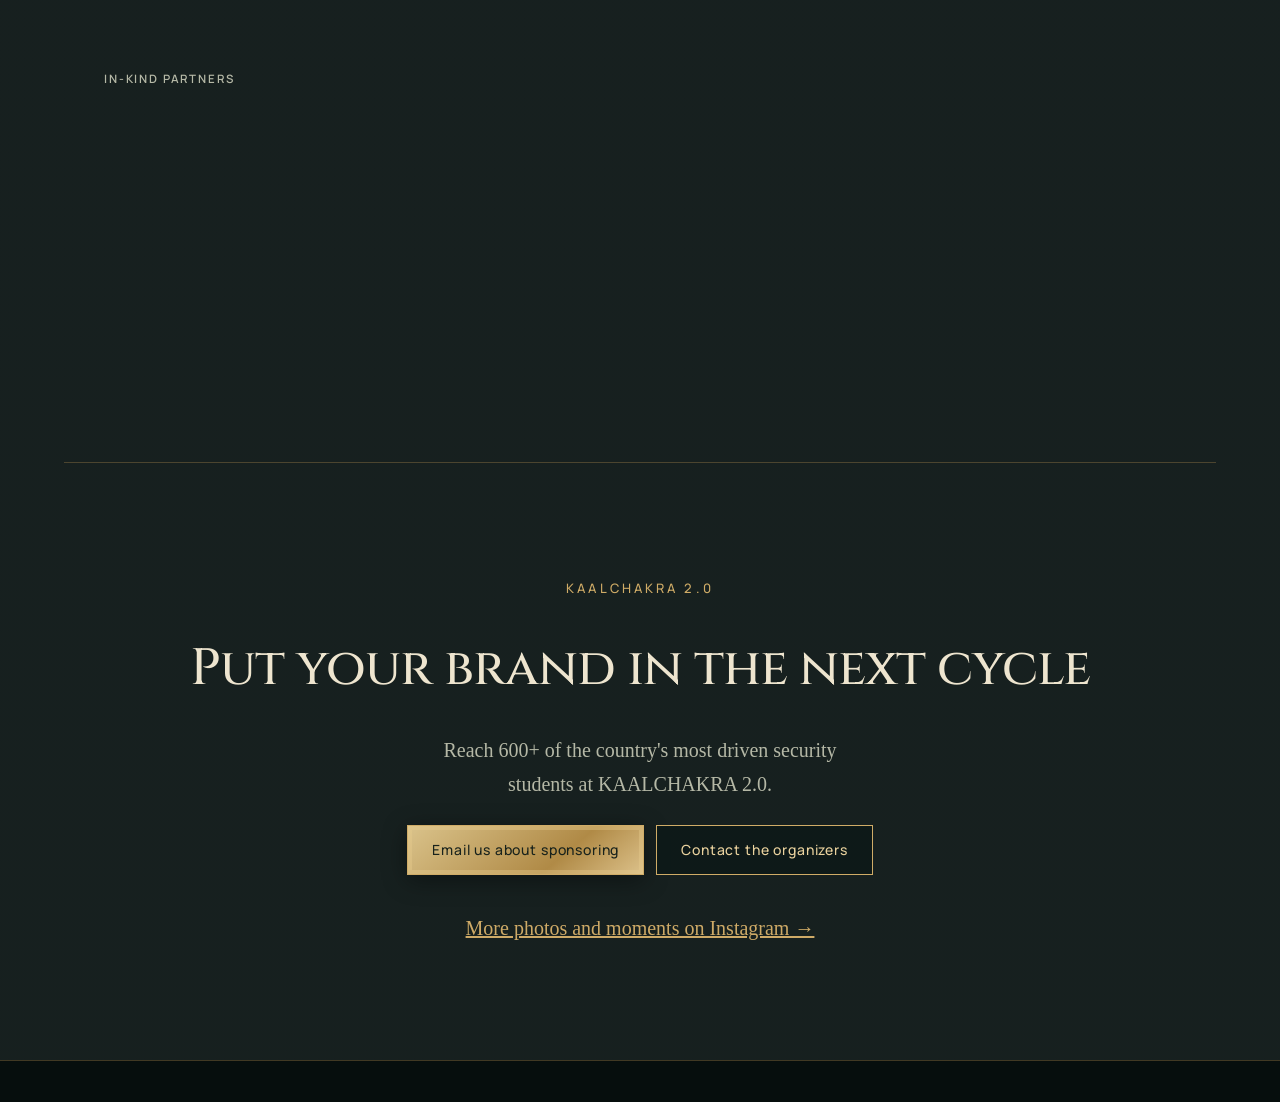
<file: organizers.html>
<!DOCTYPE html>
<html lang="en"><head><meta charset="UTF-8"><meta name="viewport" content="width=device-width, initial-scale=1"><title>Edition 1.0 organizers | KAALCHAKRA</title><meta http-equiv="refresh" content="0;url=1.0/index.html#organisers"><link rel="canonical" href="https://kaalchakractf.com/1.0/index.html#organisers"></head><body style="background:#081719;color:#f0d59a;font:16px/1.8 system-ui;padding:40px"><p>This page is now part of the first edition archive.</p><a style="color:inherit" href="1.0/index.html#organisers">Edition 1.0 organizers</a></body></html>
</file>
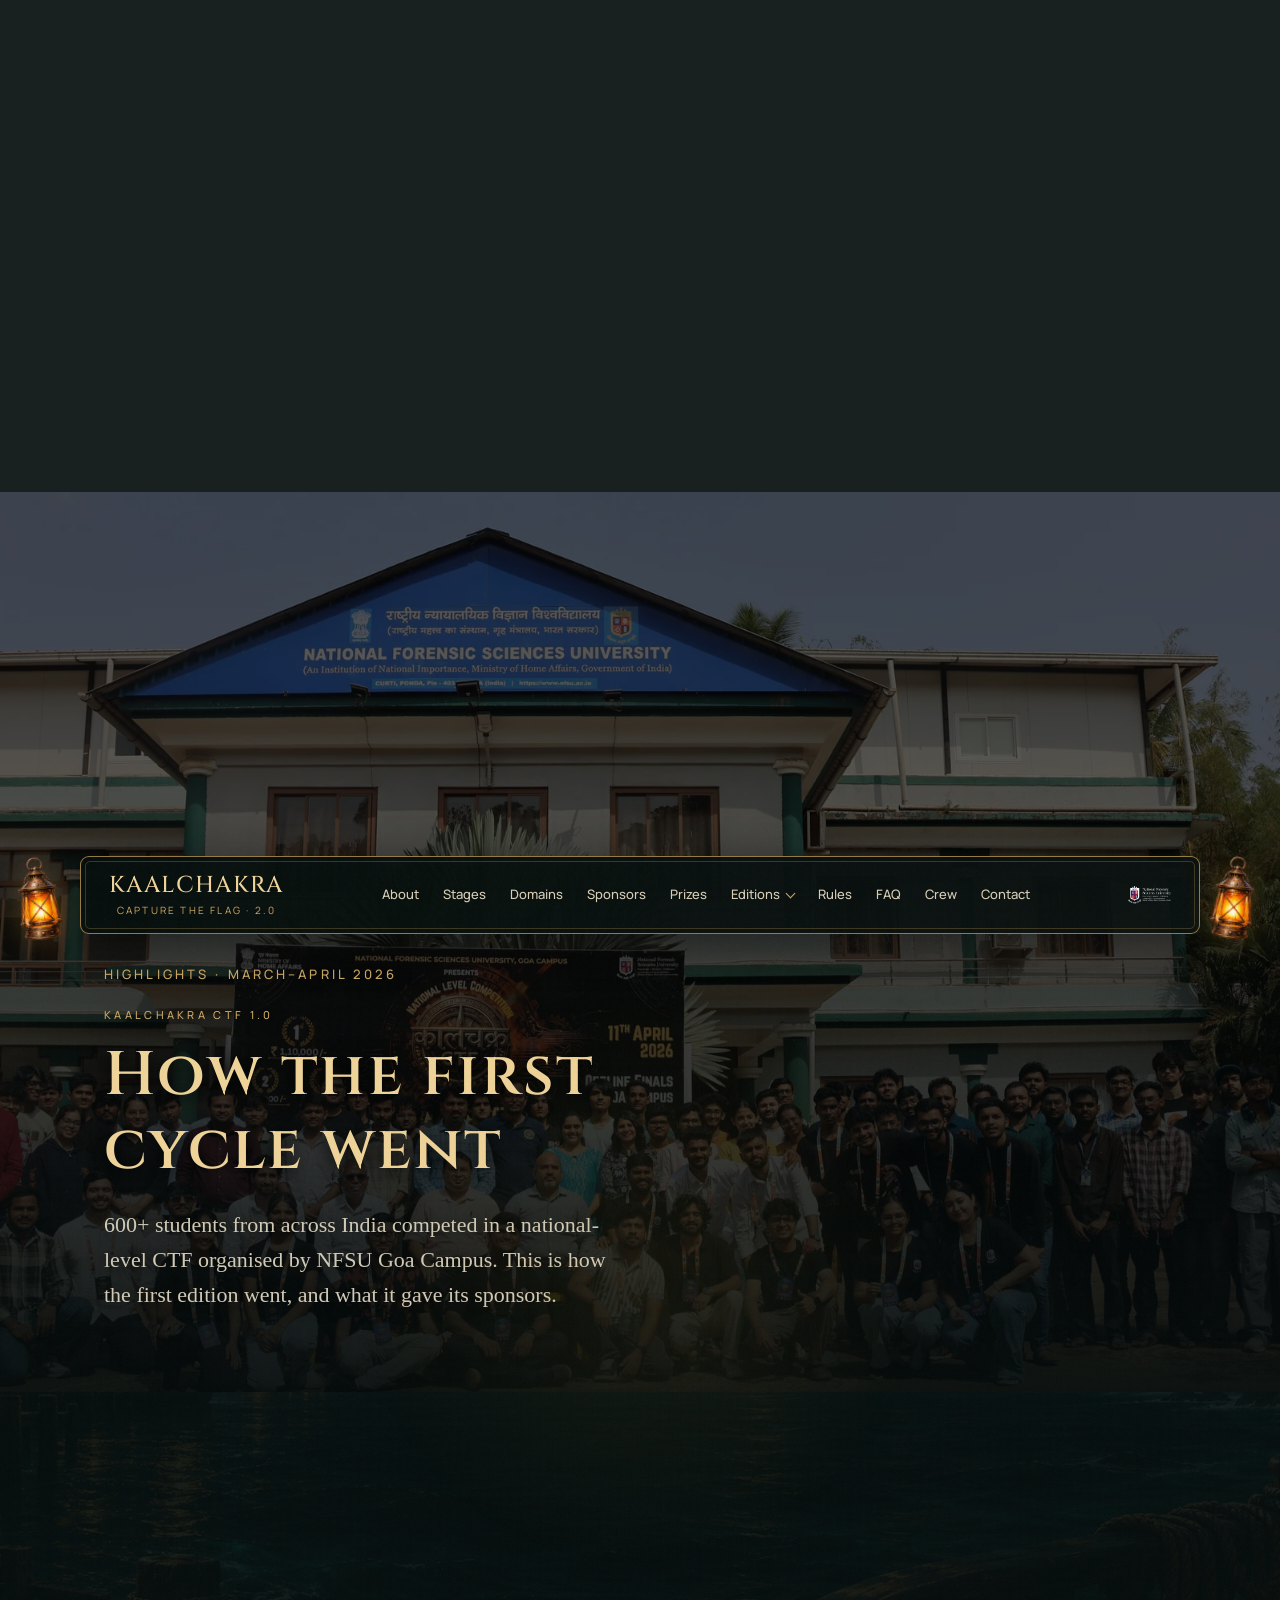
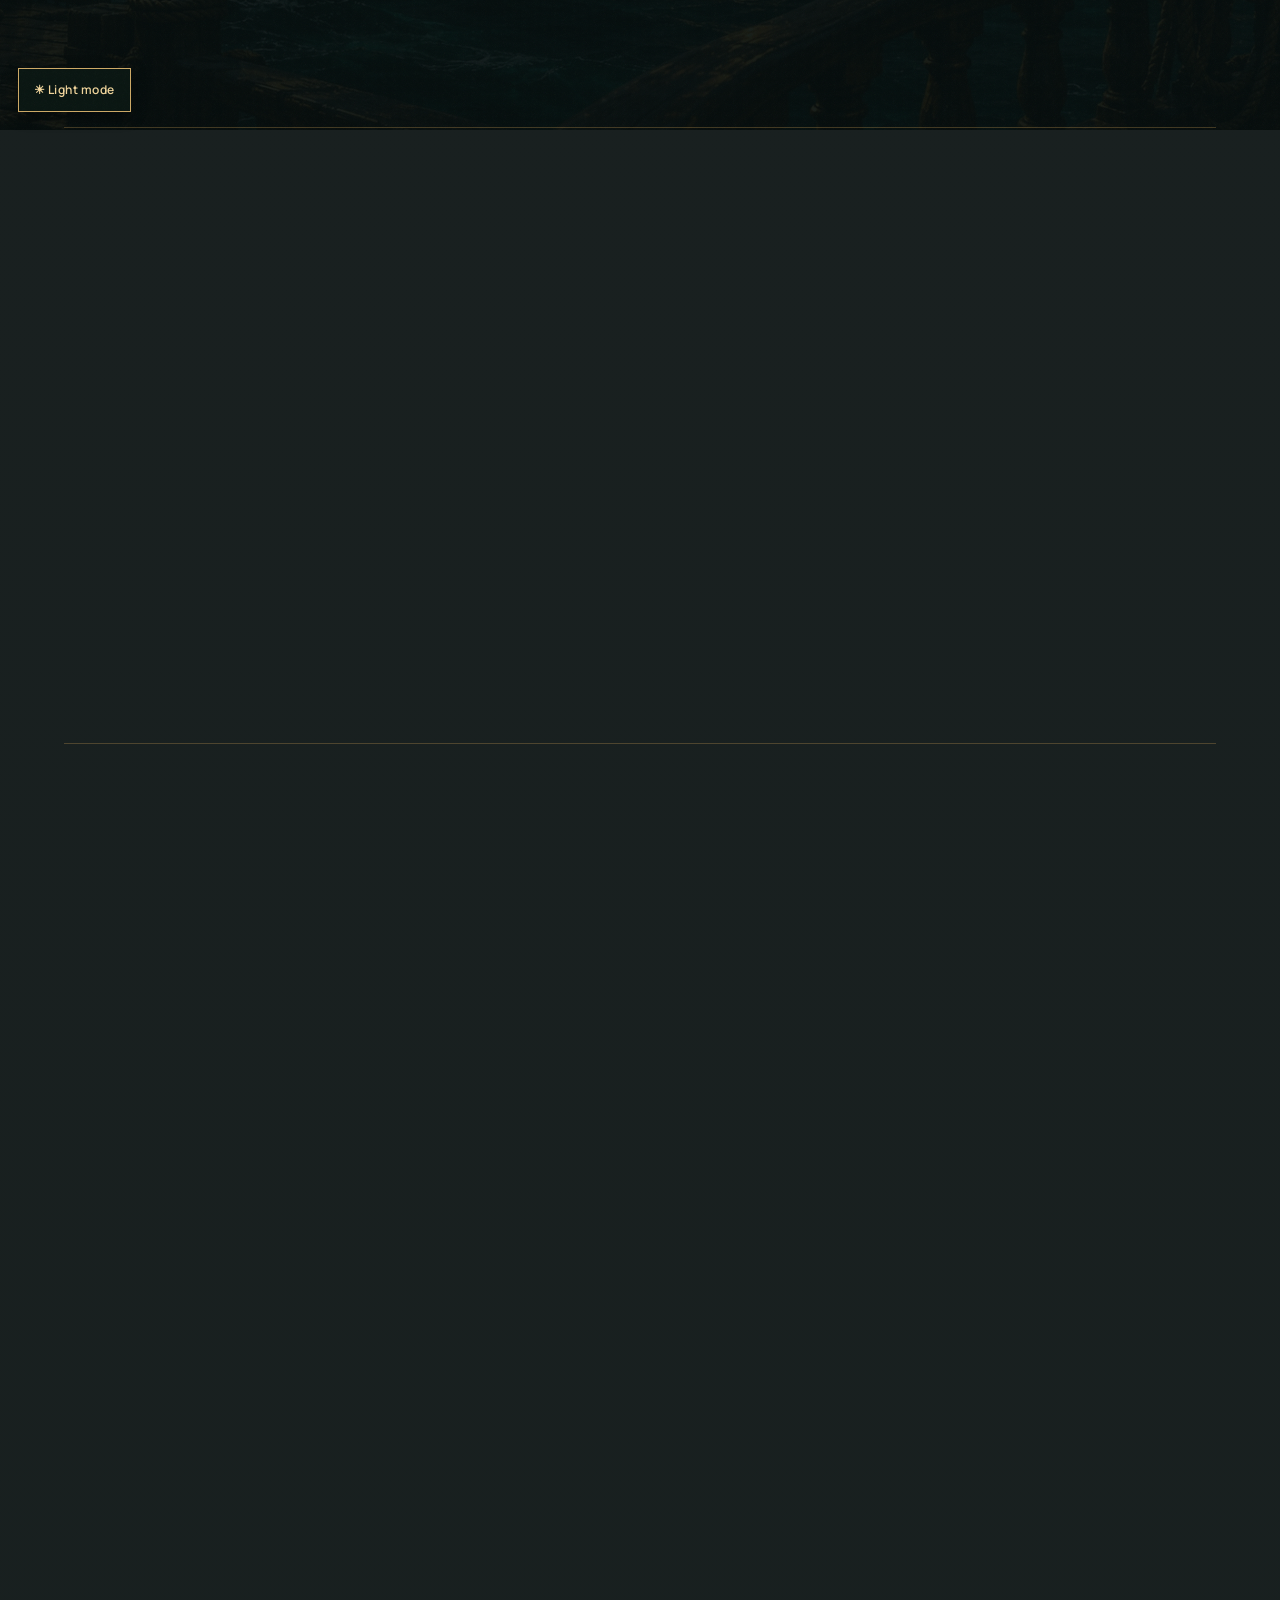
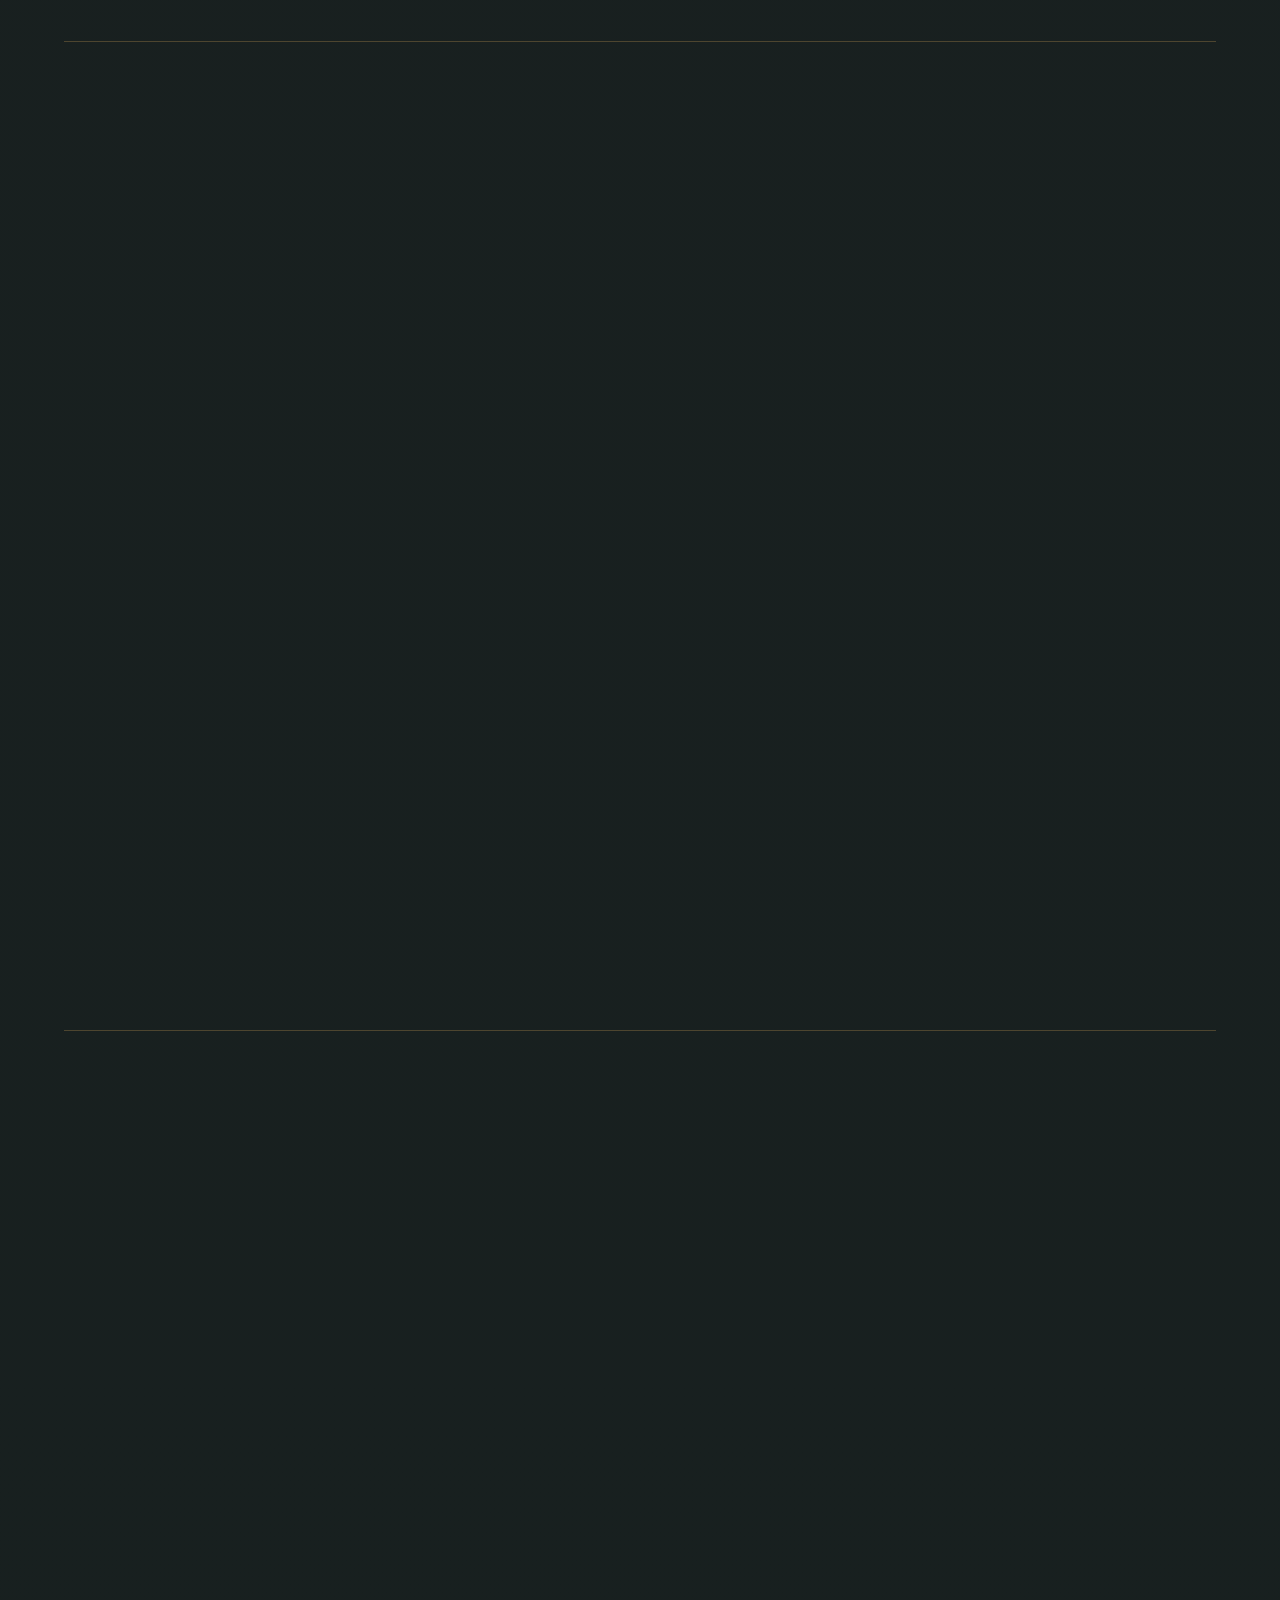
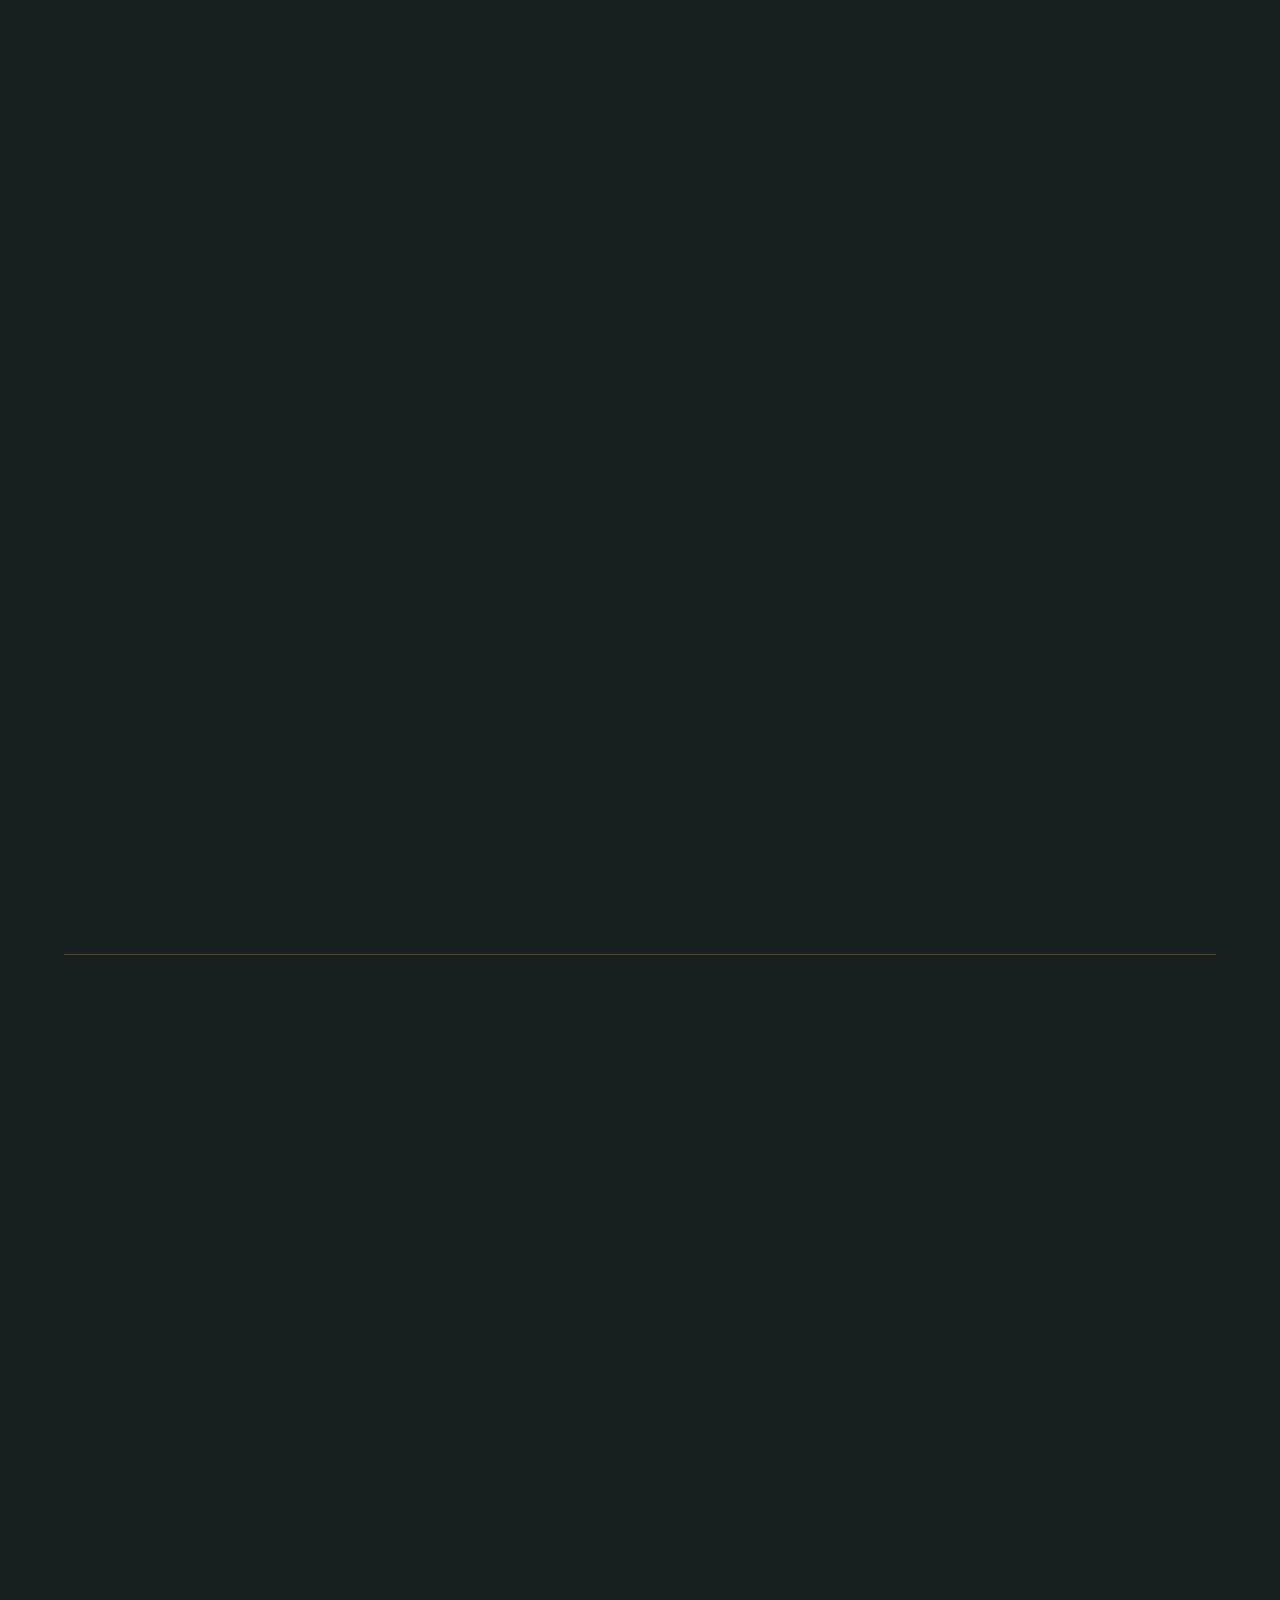
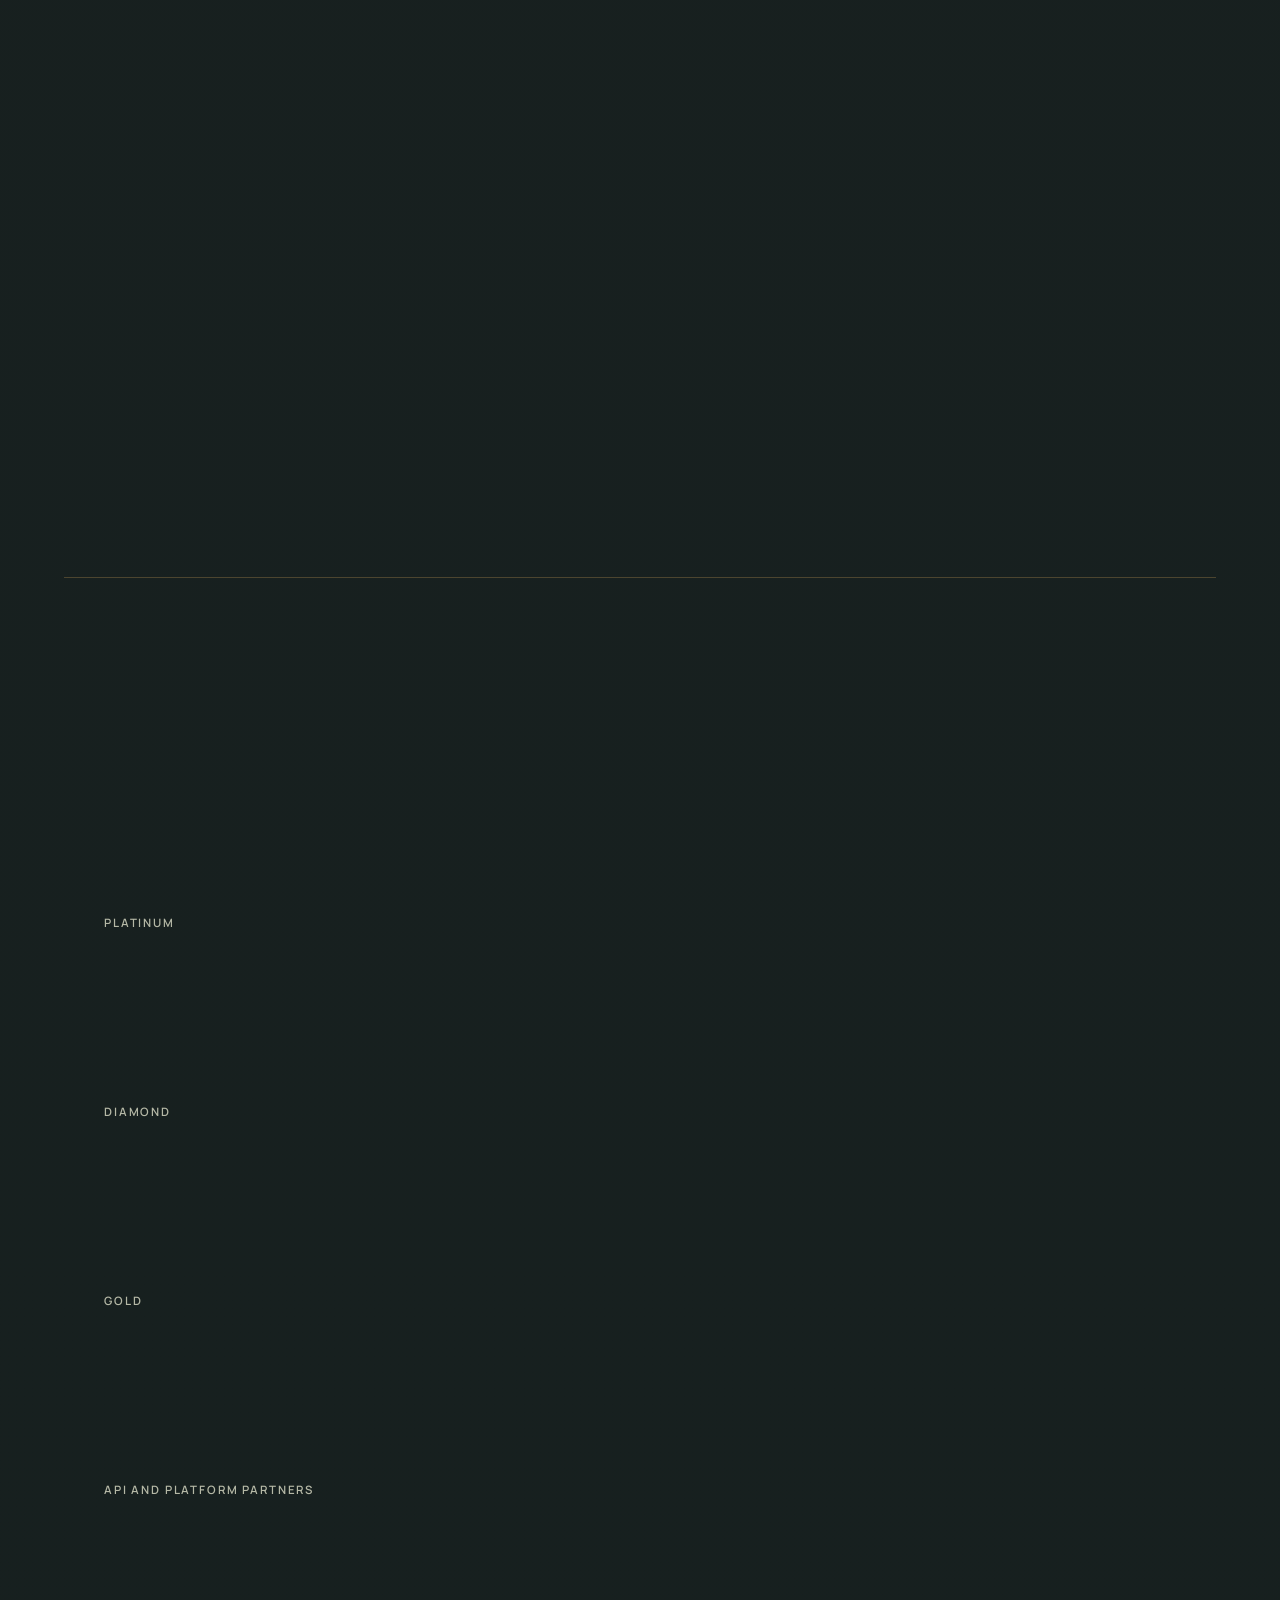
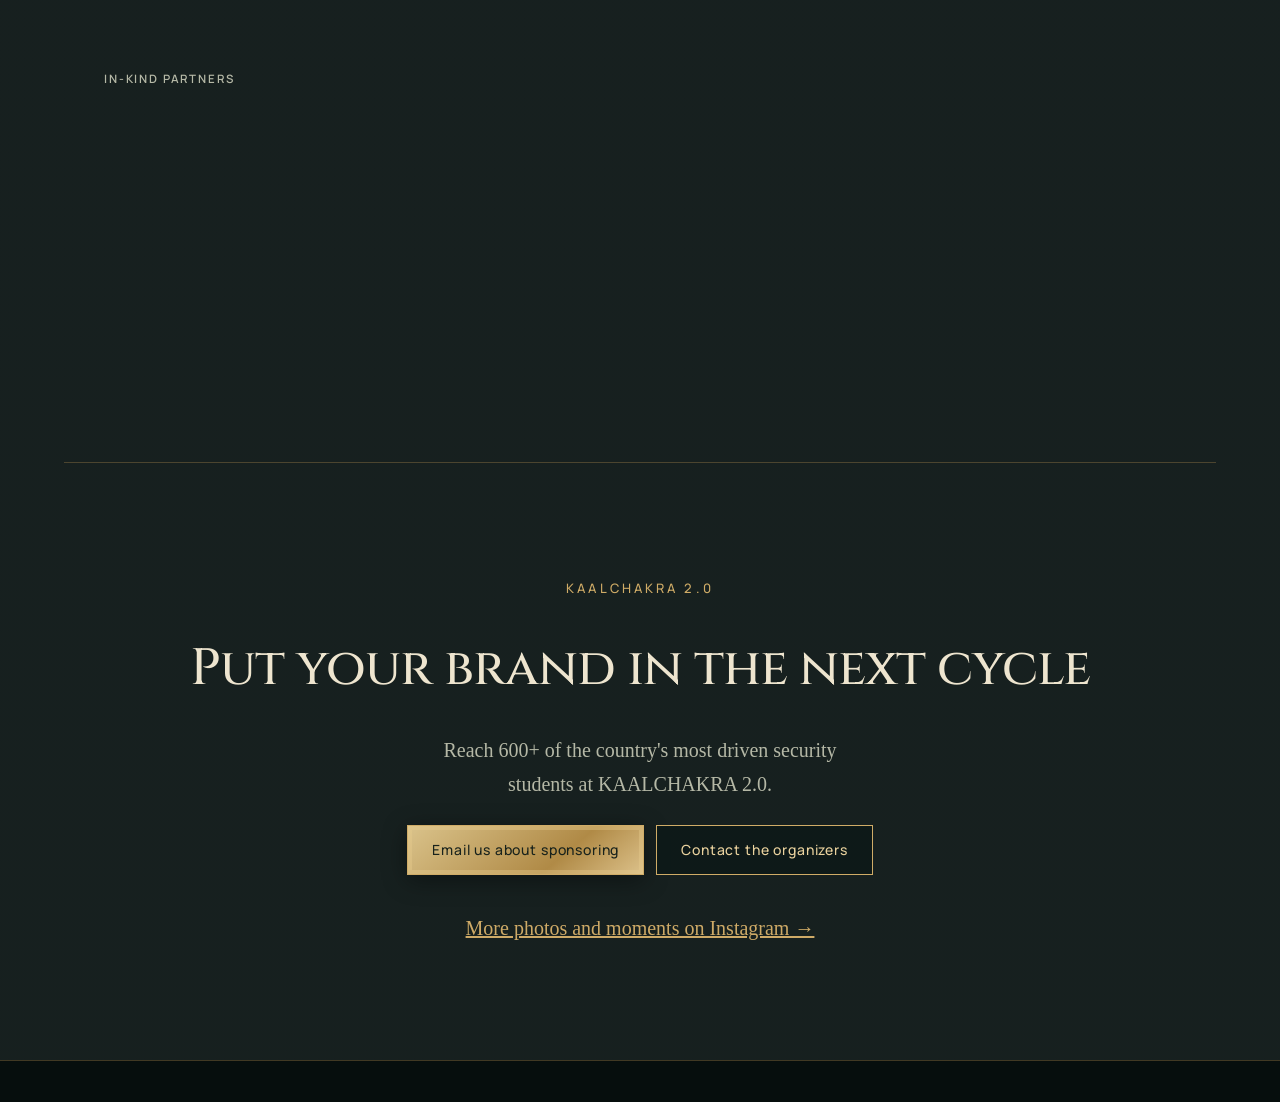
<file: stats-1.0.html>
<!DOCTYPE html>
<html lang="en"><head><meta charset="UTF-8"><meta name="viewport" content="width=device-width, initial-scale=1"><title>Edition 1.0 results | KAALCHAKRA</title><meta http-equiv="refresh" content="0;url=1.0/index.html#winners"><link rel="canonical" href="https://kaalchakractf.com/1.0/index.html#winners"></head><body style="background:#081719;color:#f0d59a;font:16px/1.8 system-ui;padding:40px"><p>This page is now part of the first edition archive.</p><a style="color:inherit" href="1.0/index.html#winners">Edition 1.0 results</a></body></html>
</file>
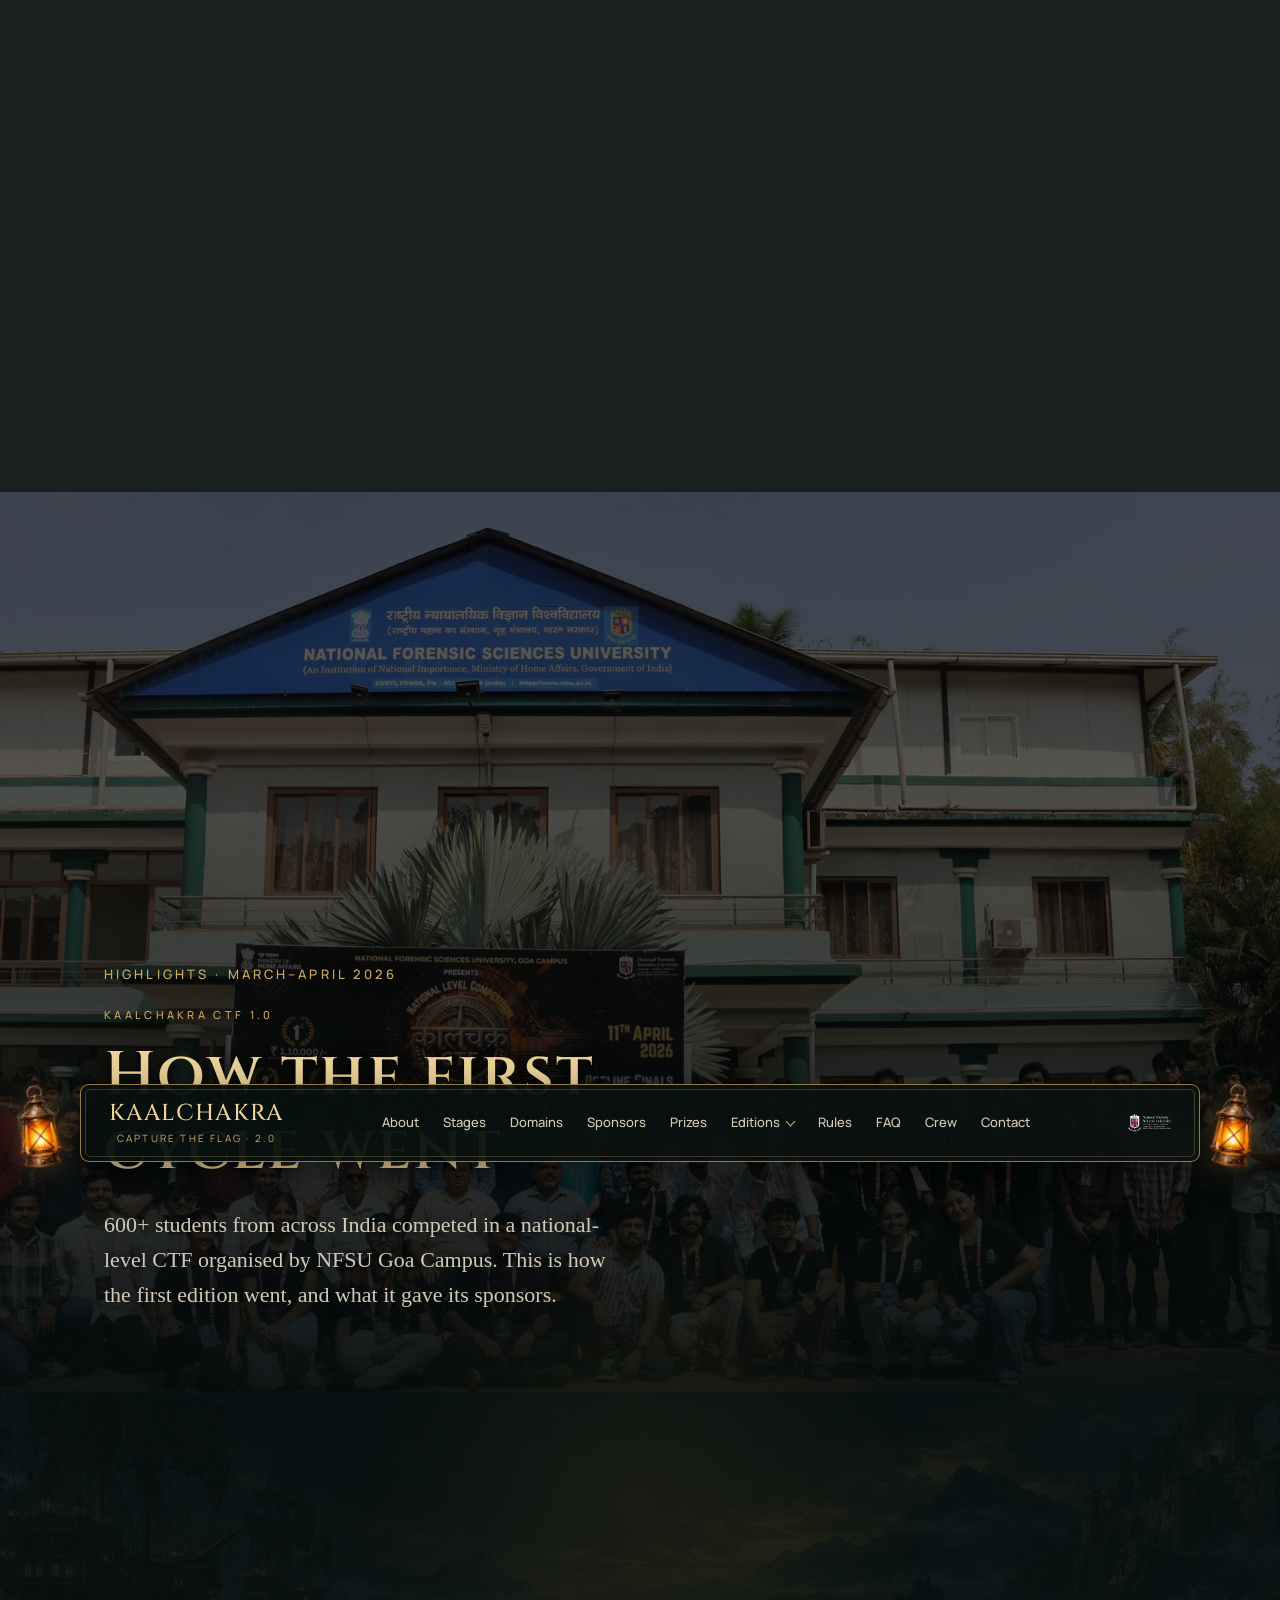
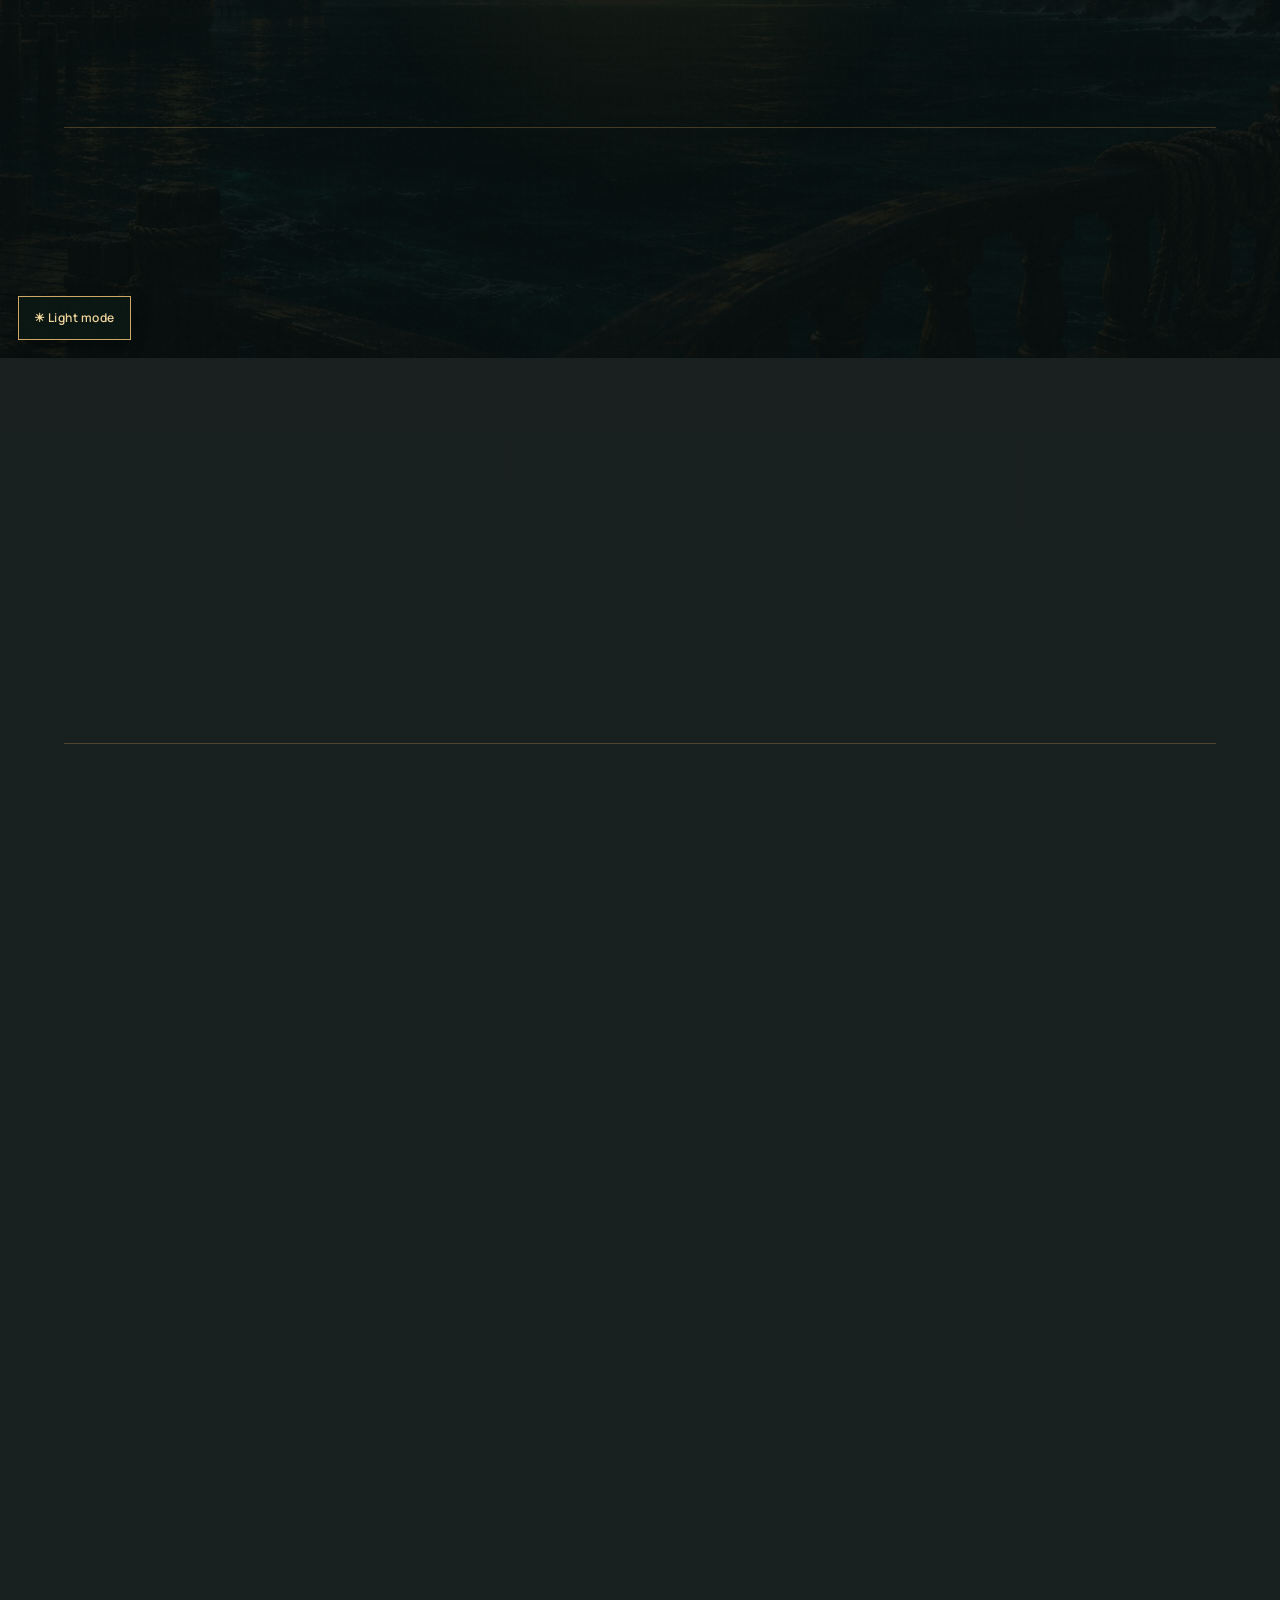
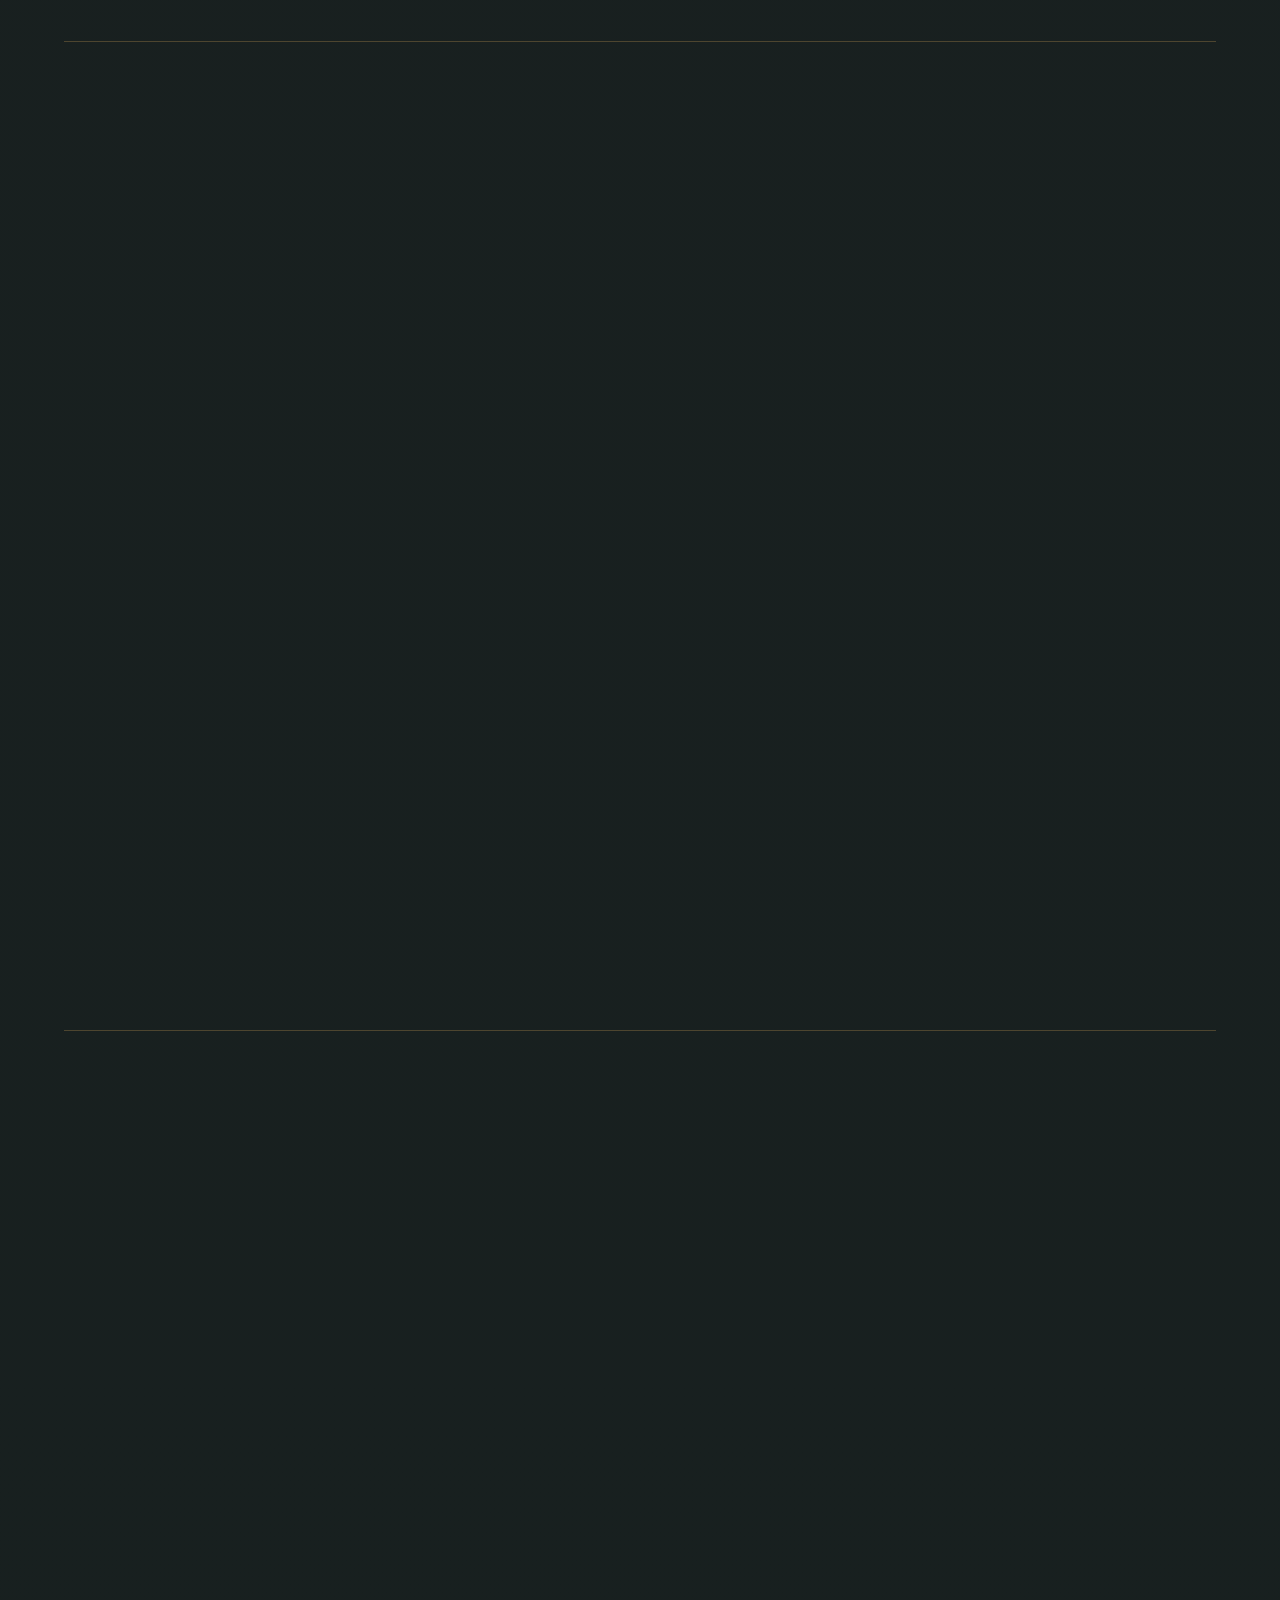
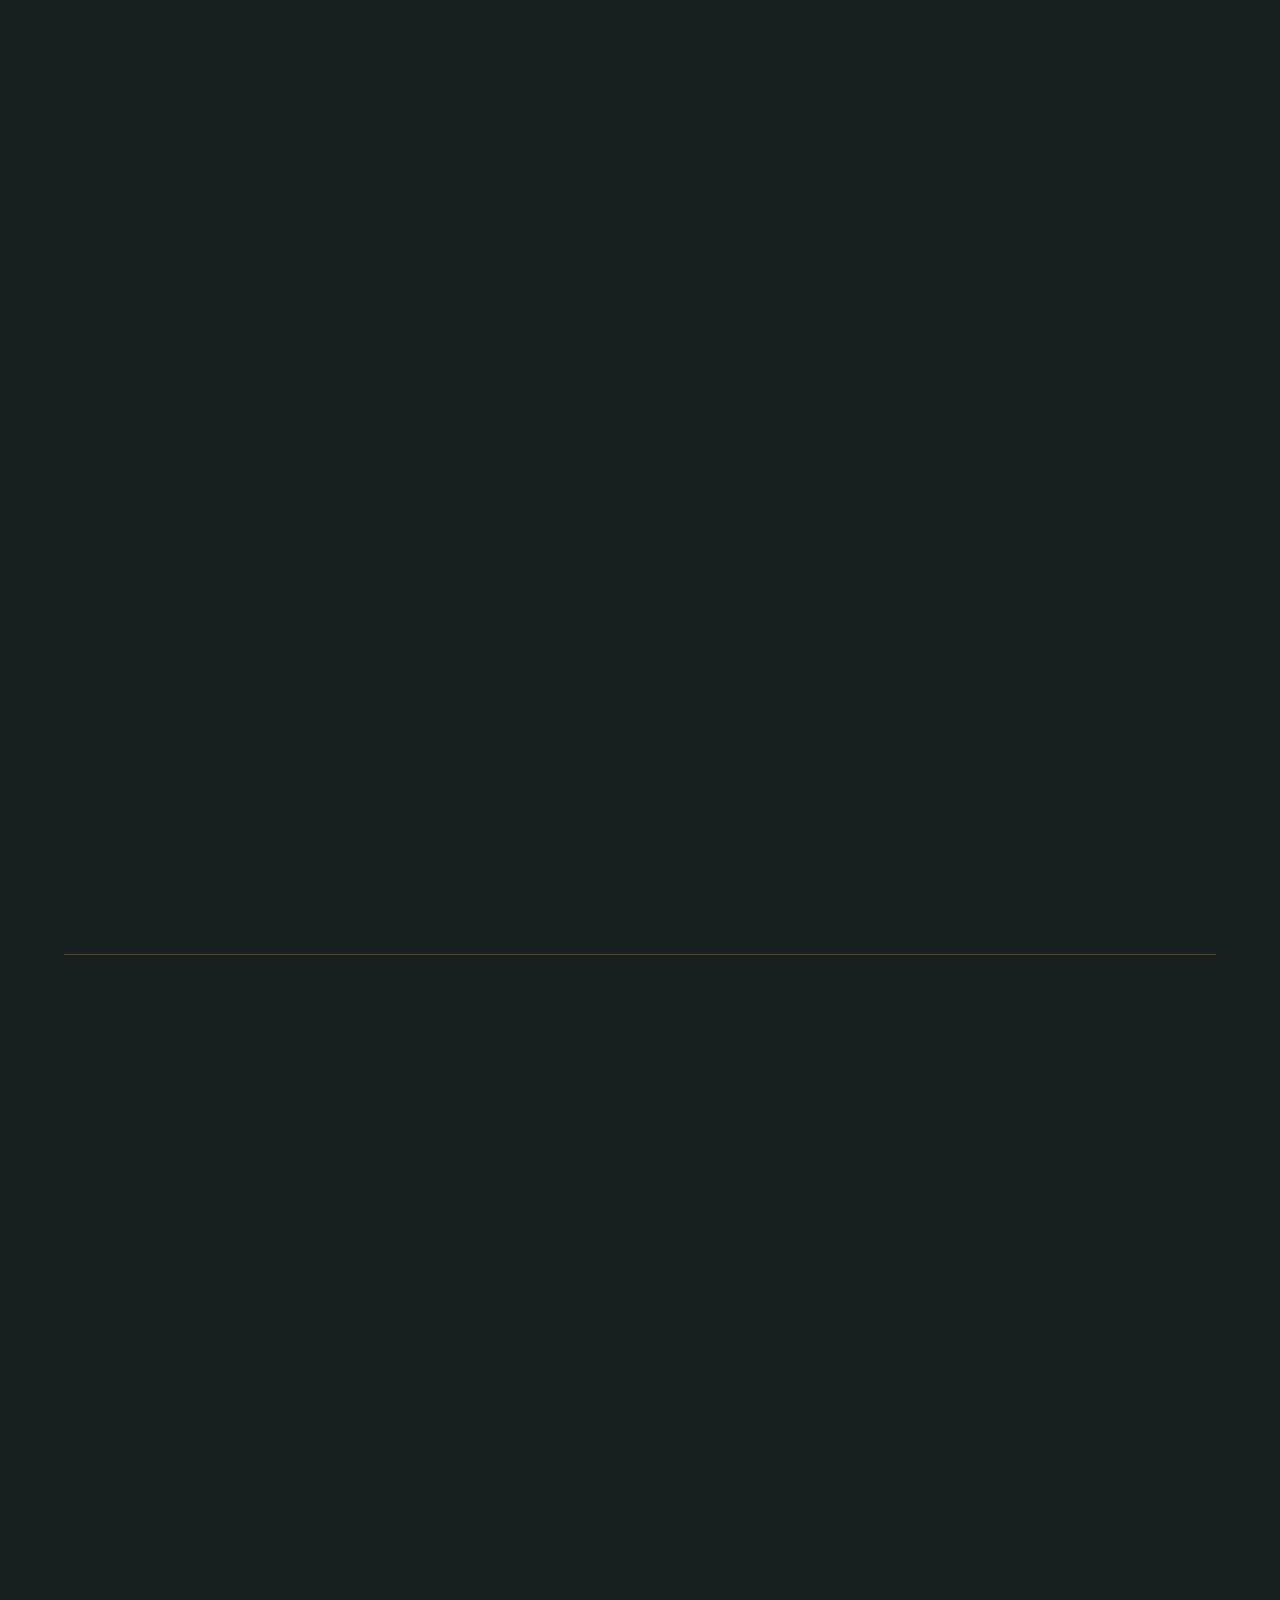
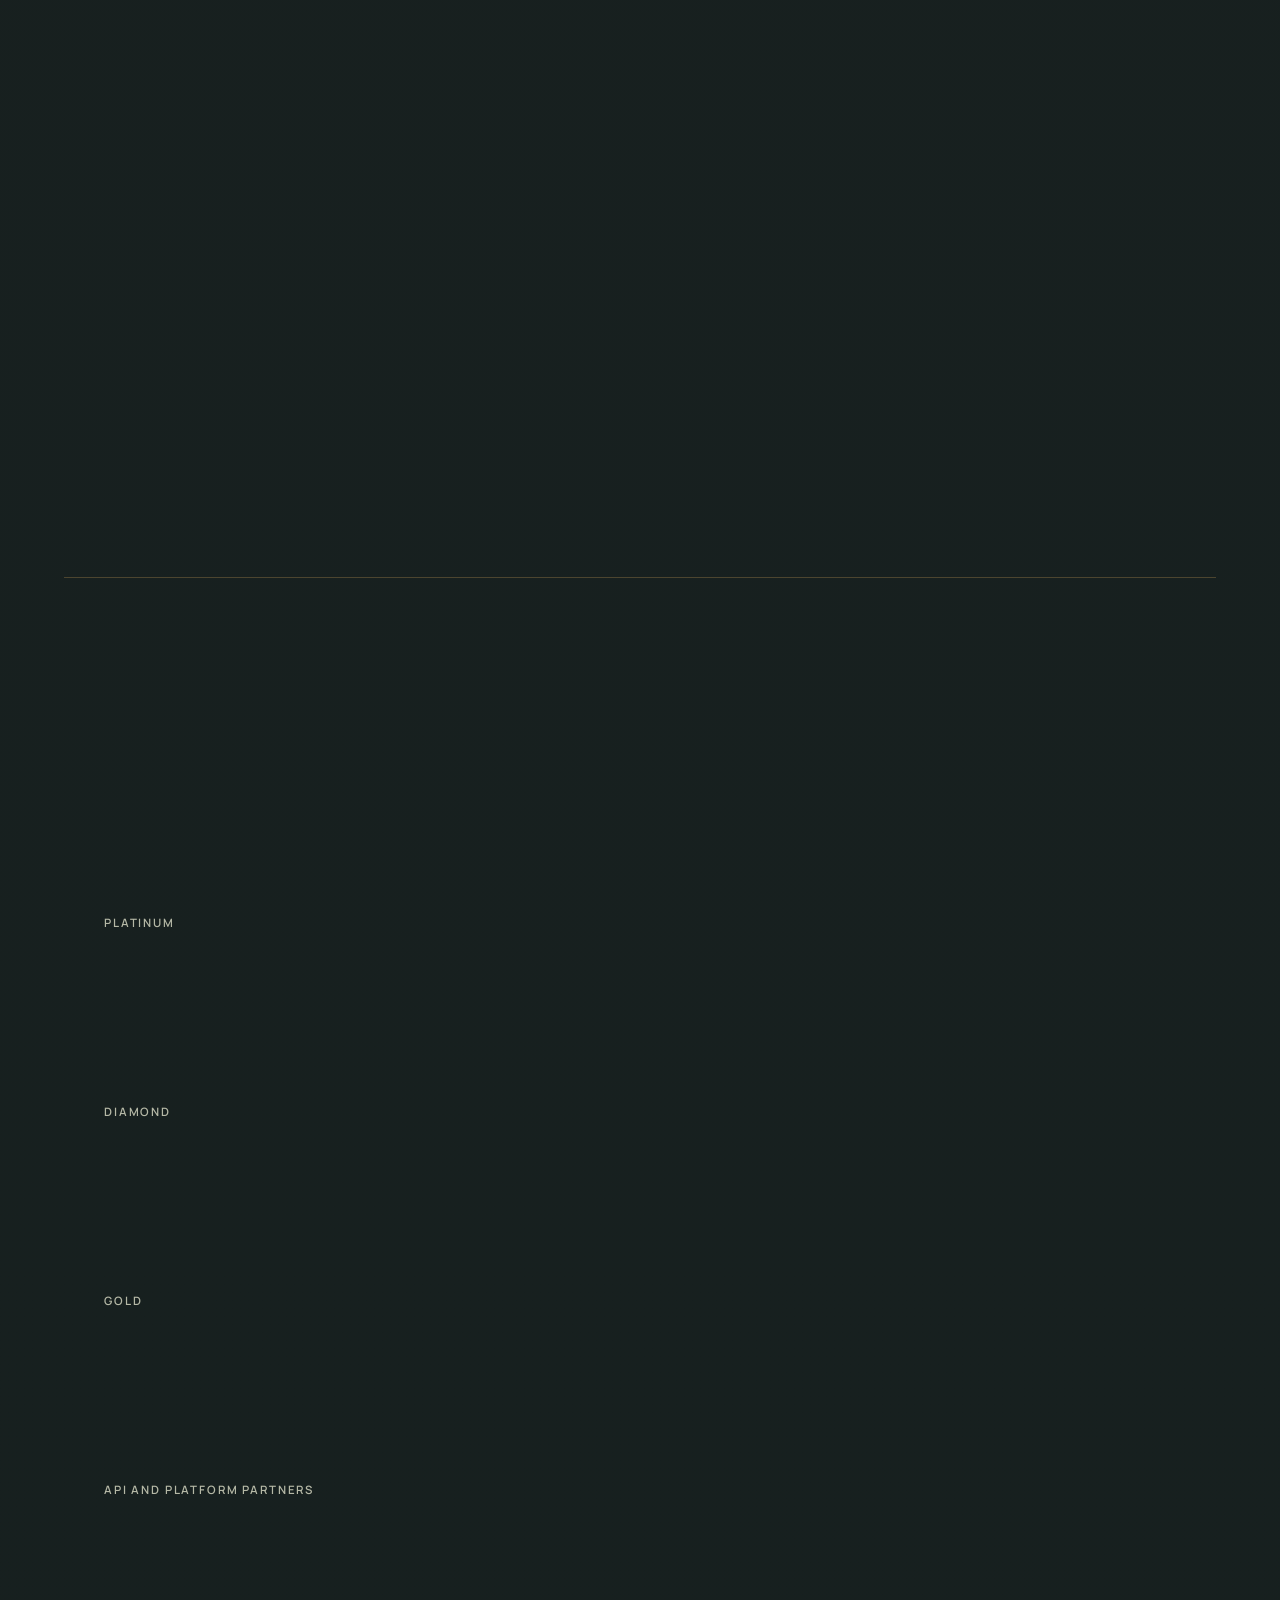
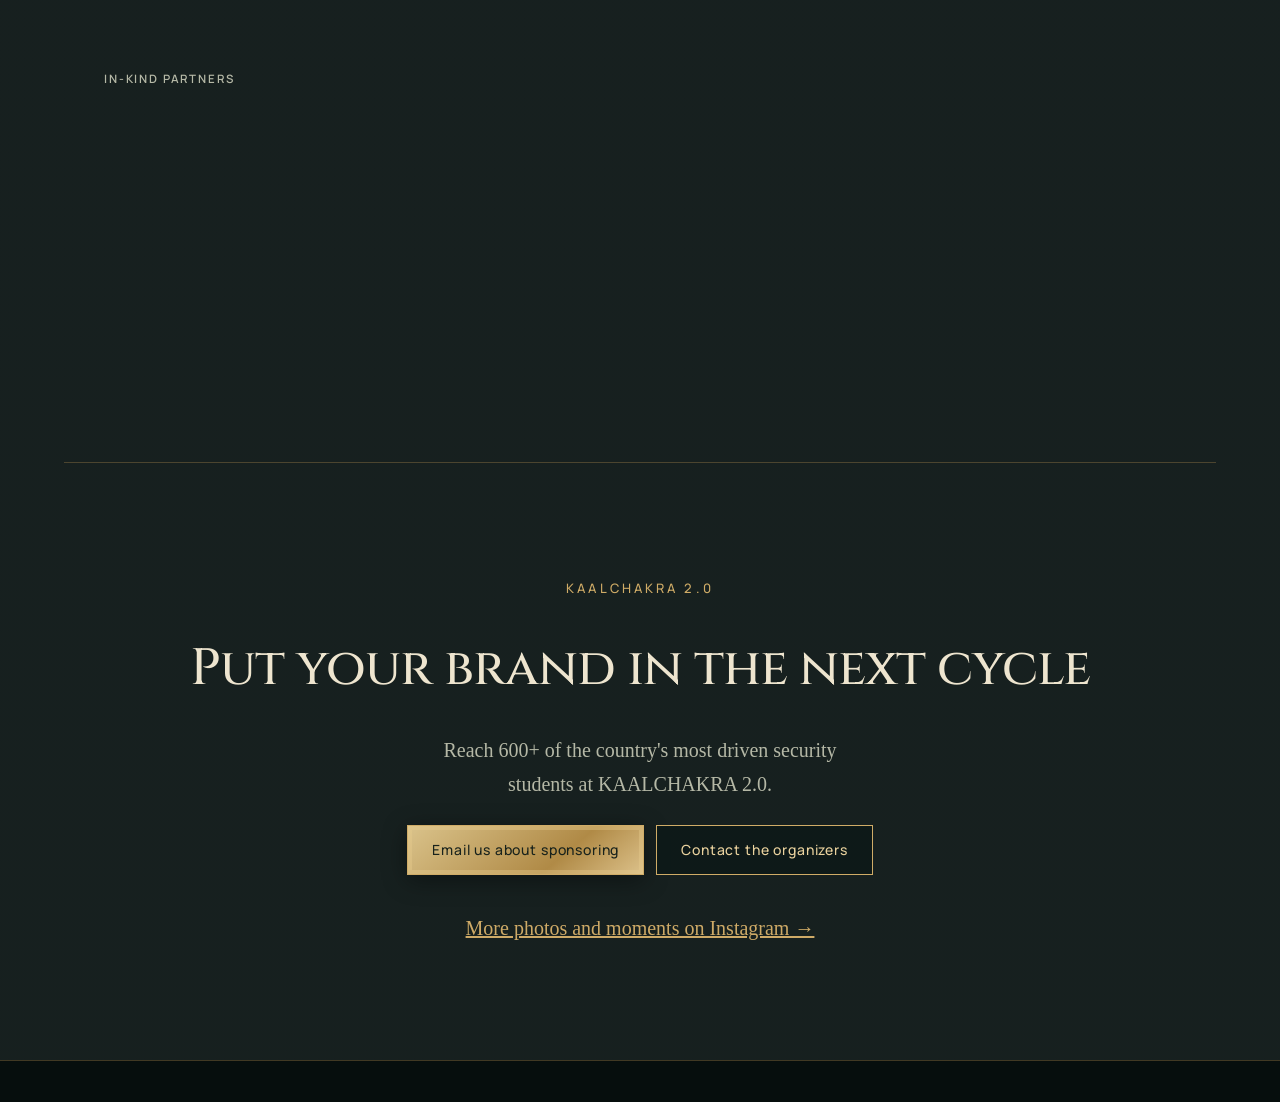
<file: 1.0/organizers.html>
<!doctype html>
<html lang="en"><head><meta charset="utf-8"><meta name="viewport" content="width=device-width, initial-scale=1"><title>KAALCHAKRA 1.0 Organisers</title><meta http-equiv="refresh" content="0;url=index.html#organisers"><link rel="canonical" href="https://kaalchakractf.com/1.0/index.html#organisers"></head><body><p>Redirecting to the KAALCHAKRA 1.0 highlights.</p><a href="index.html#organisers">View organisers</a></body></html>
</file>
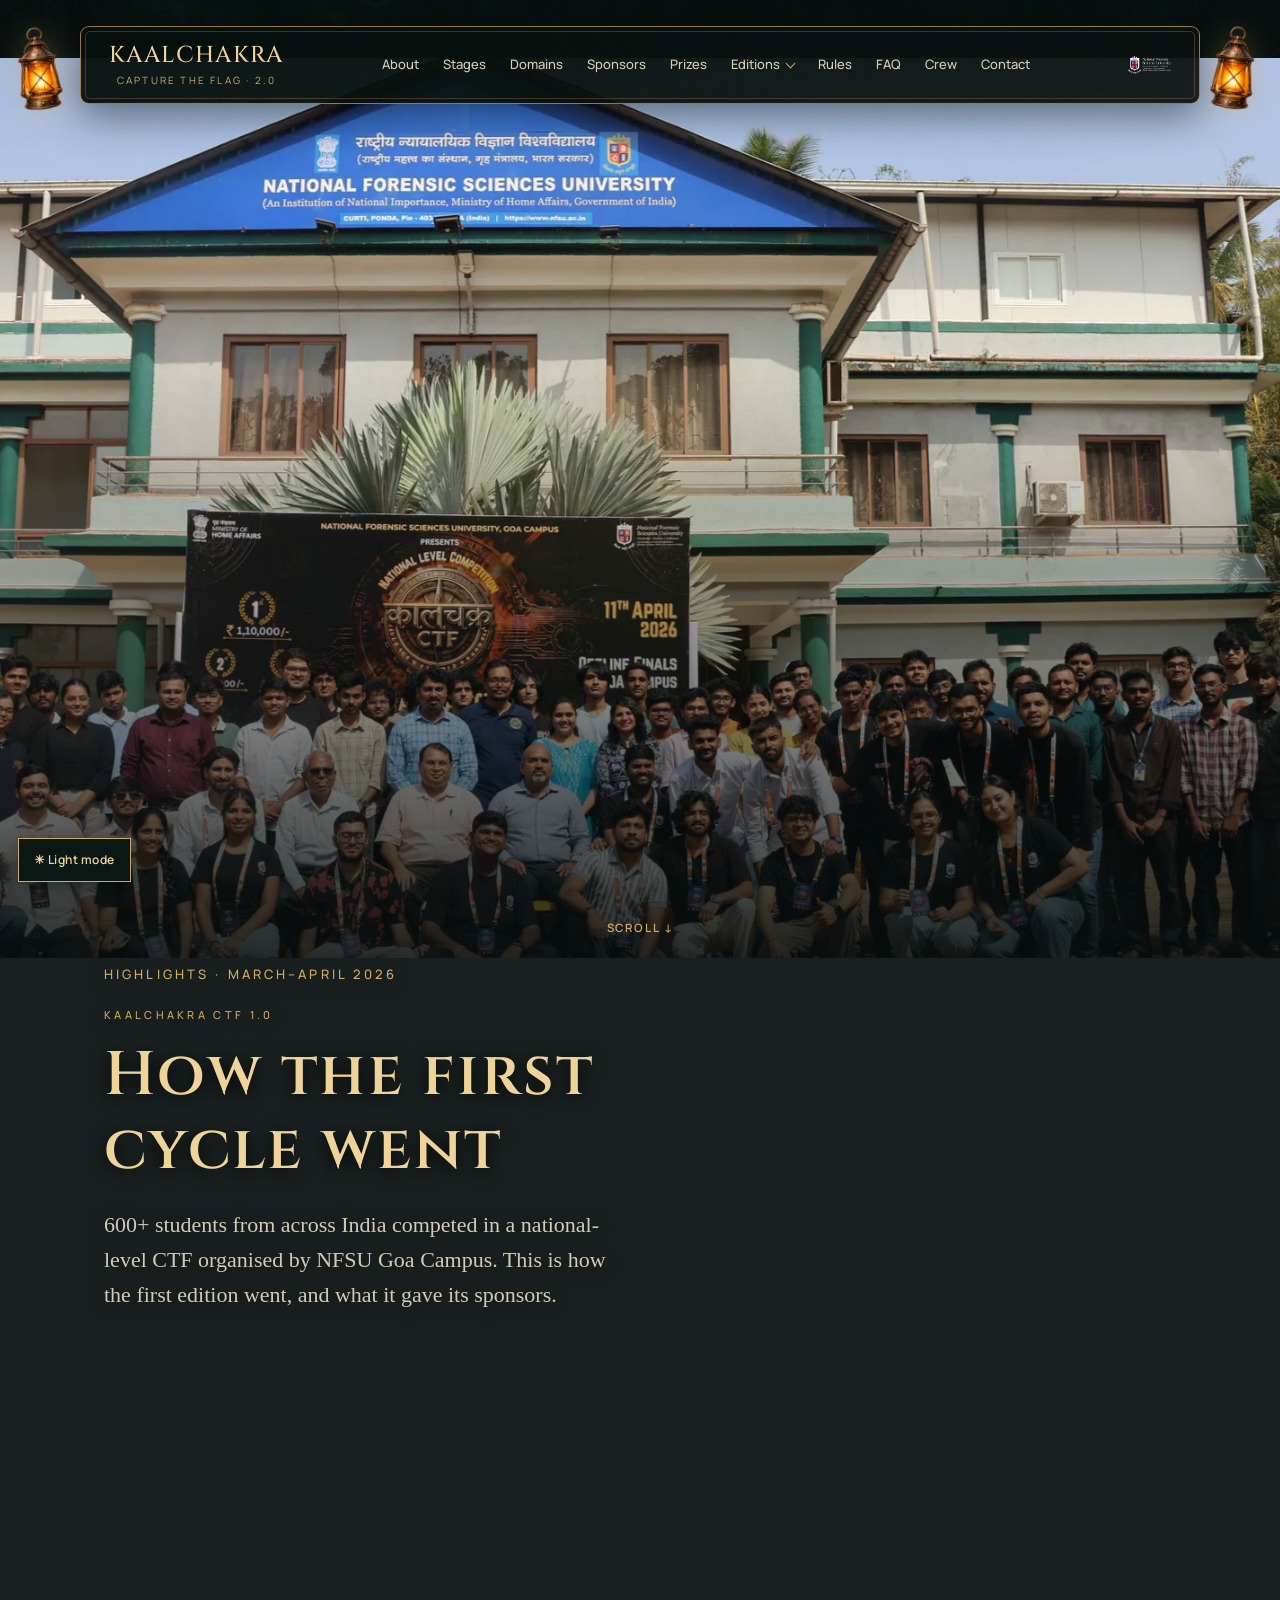
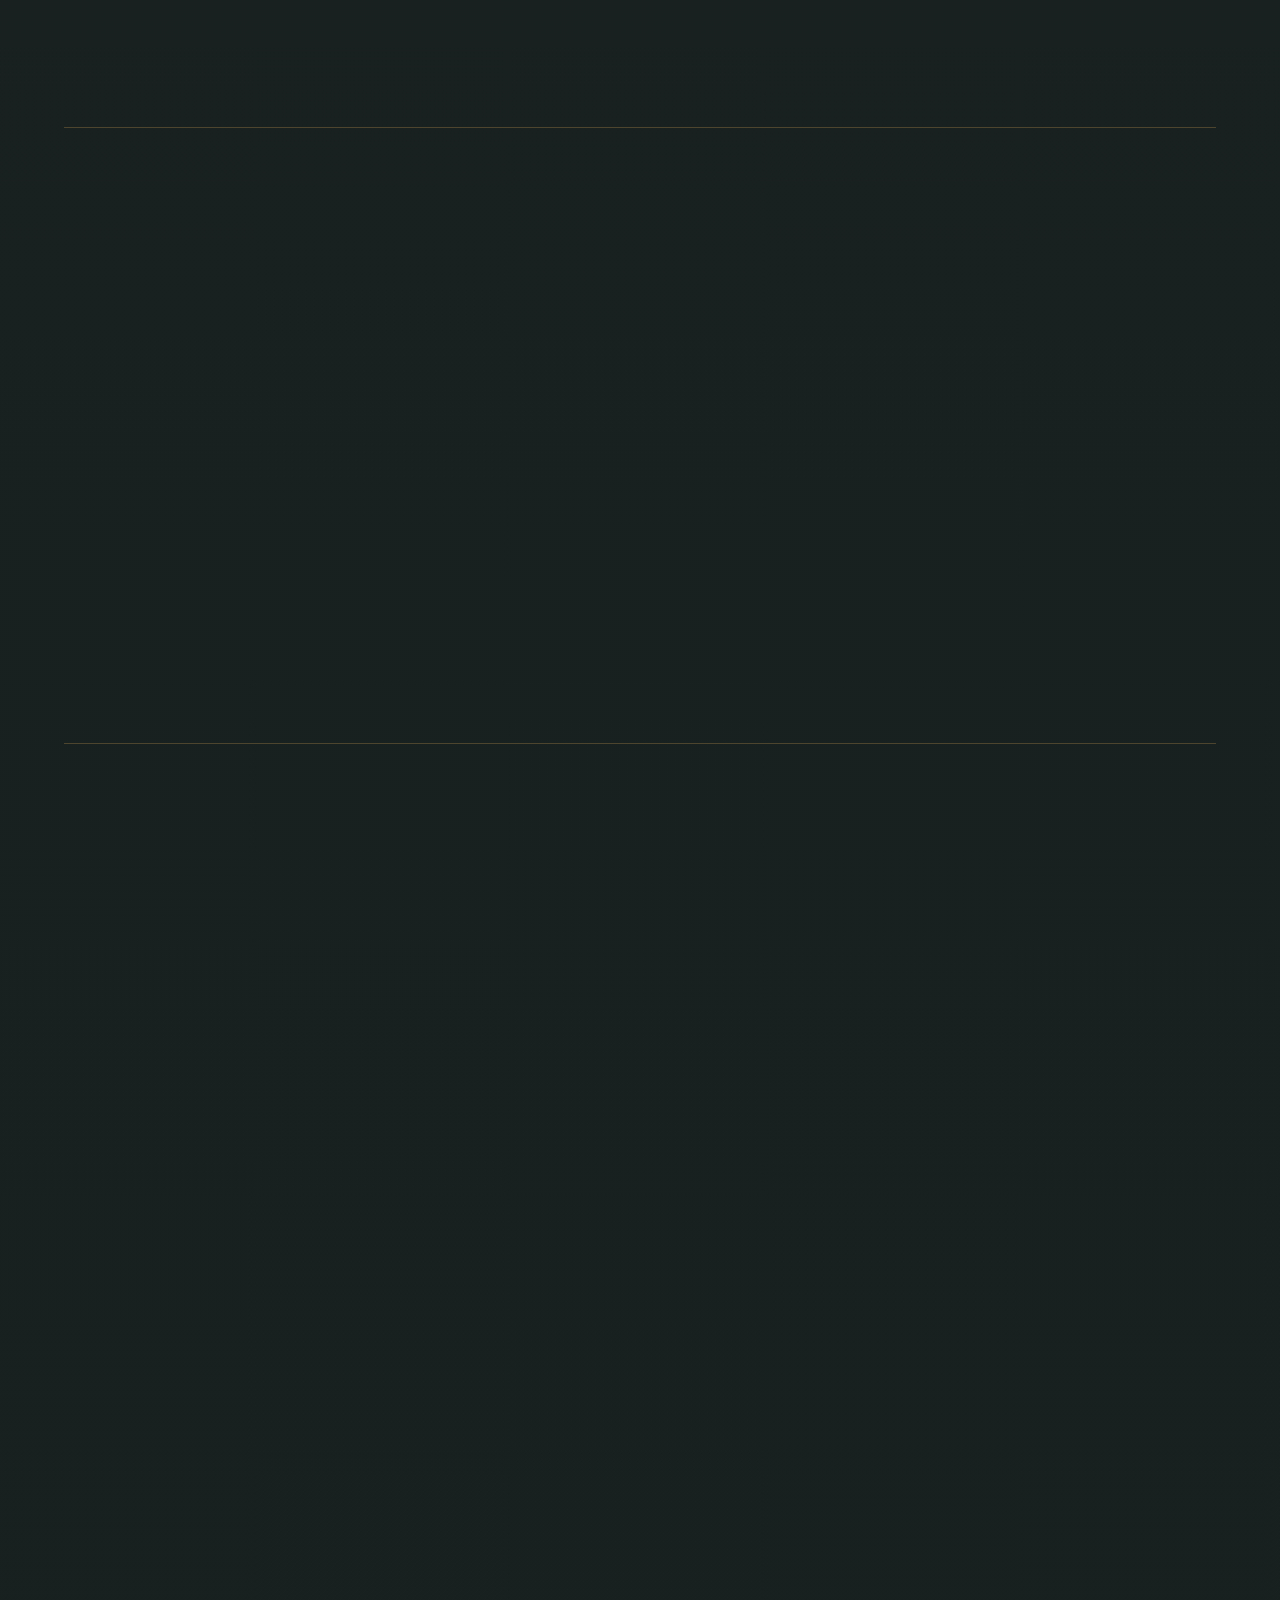
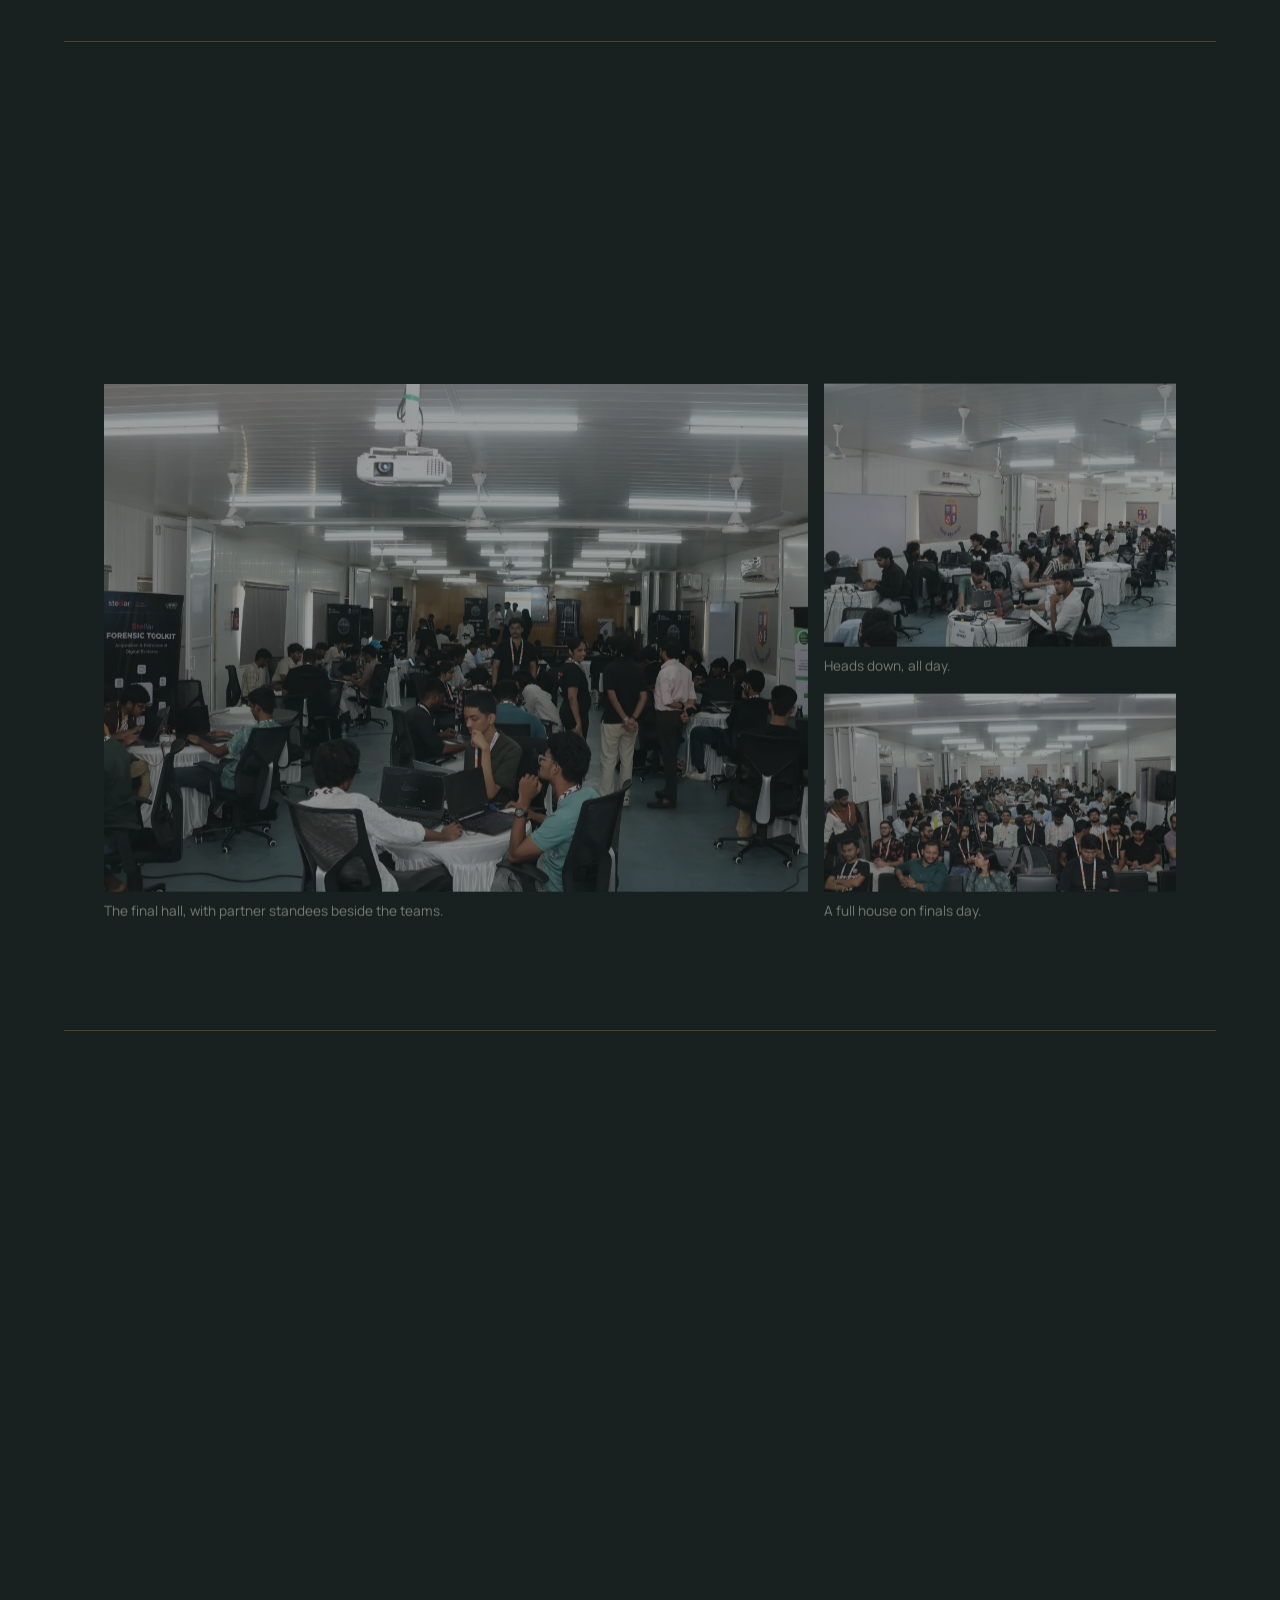
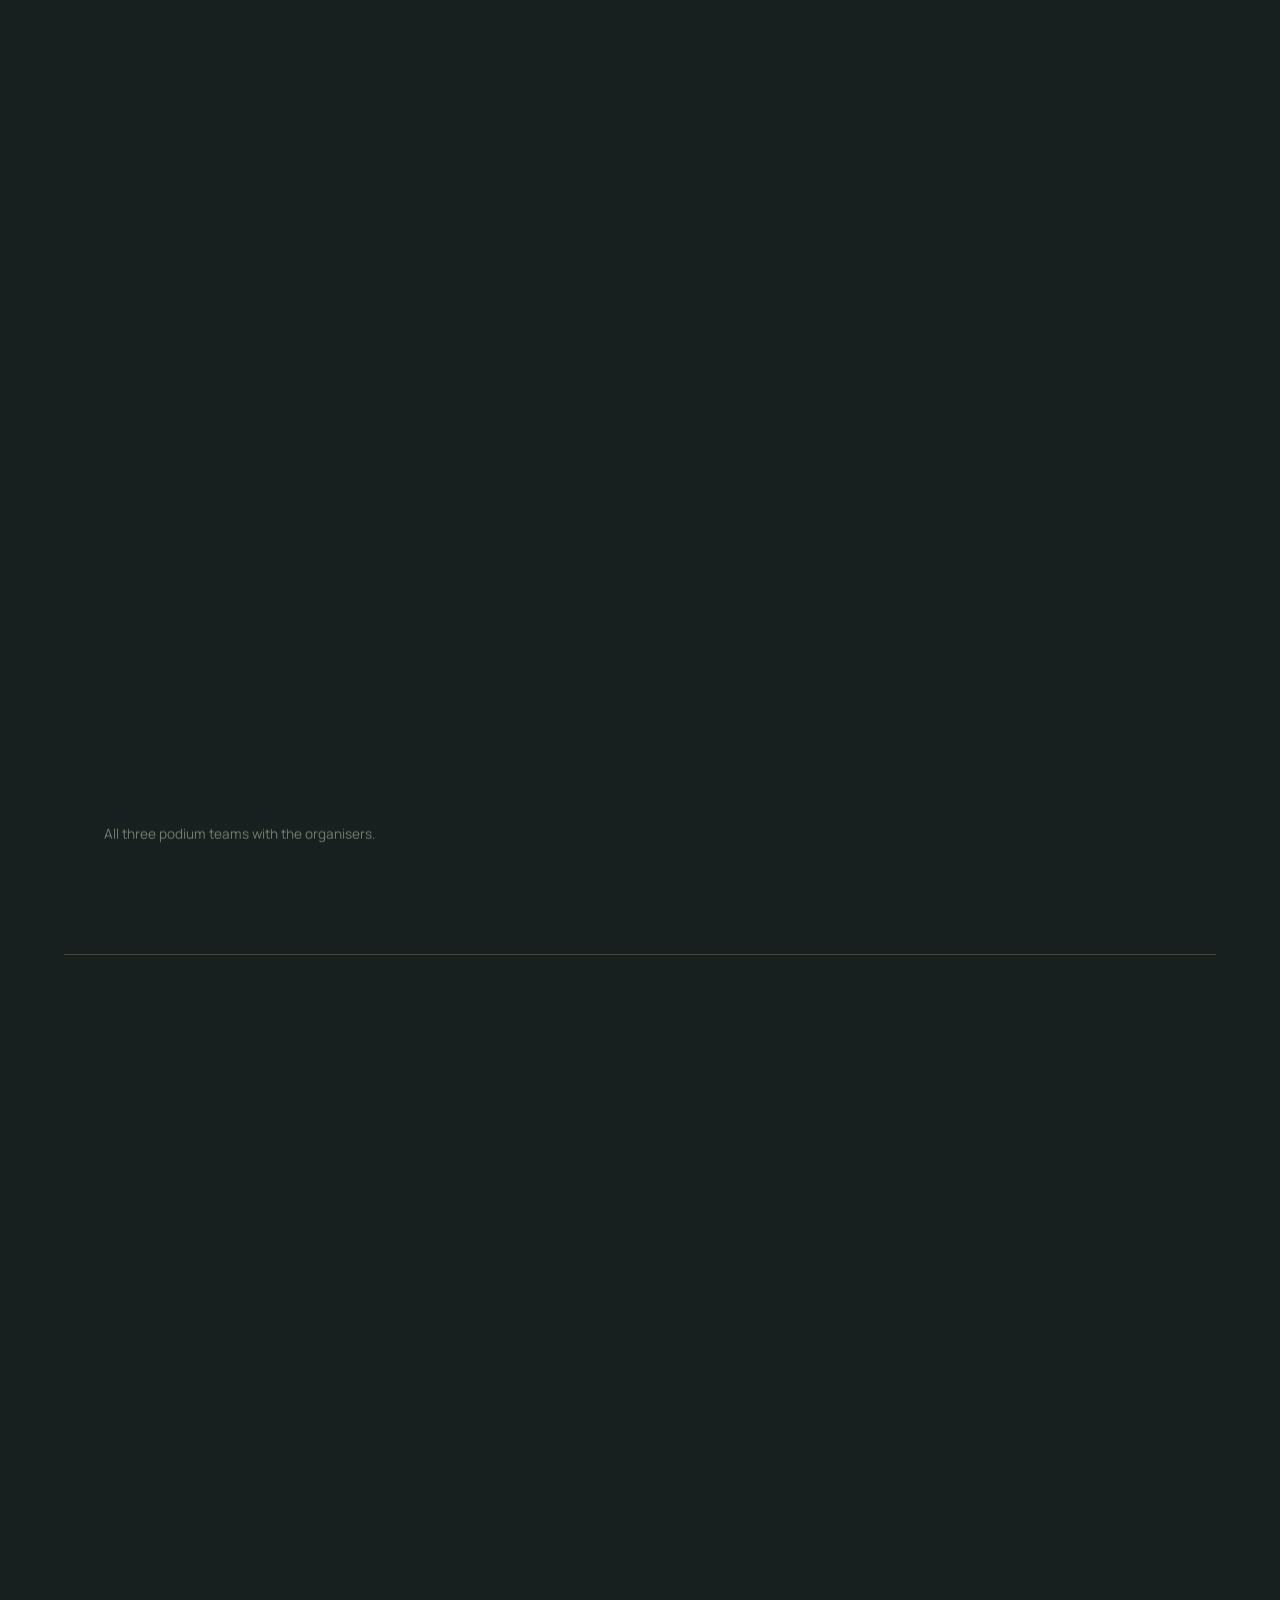
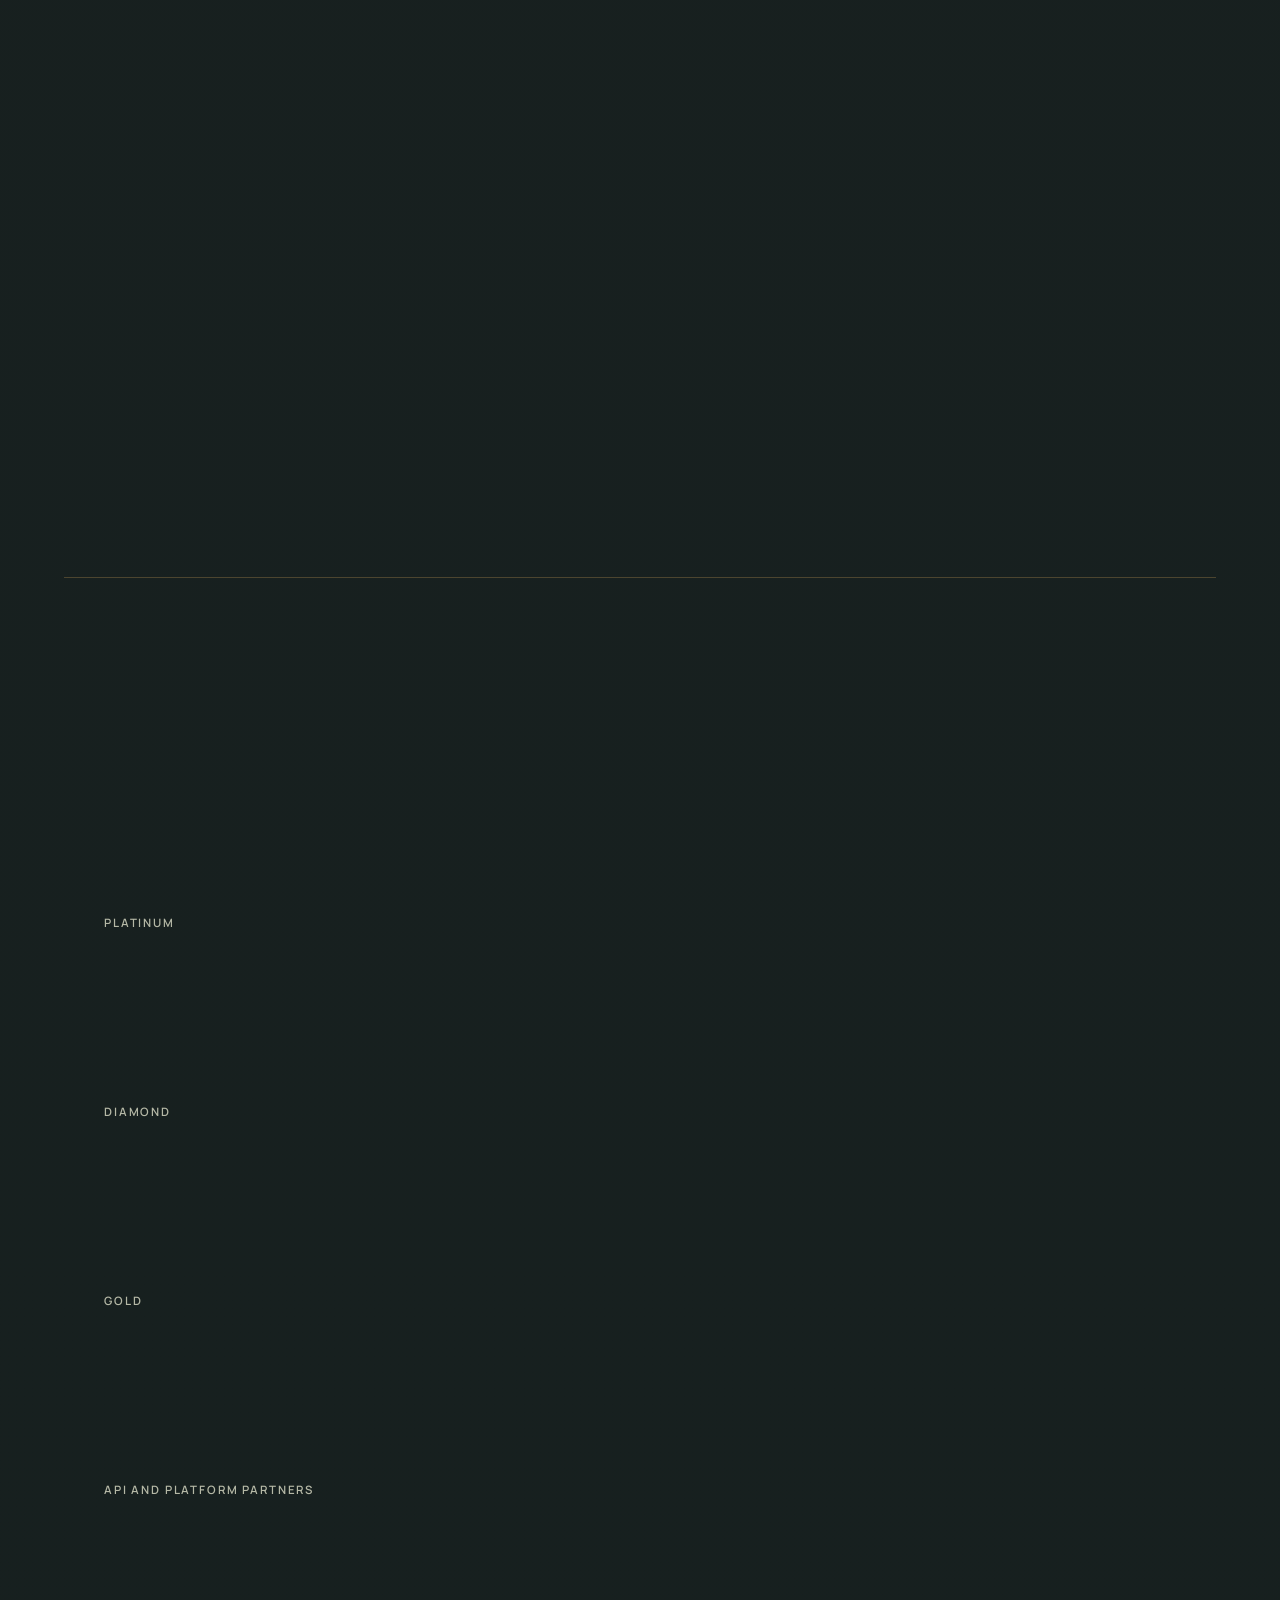
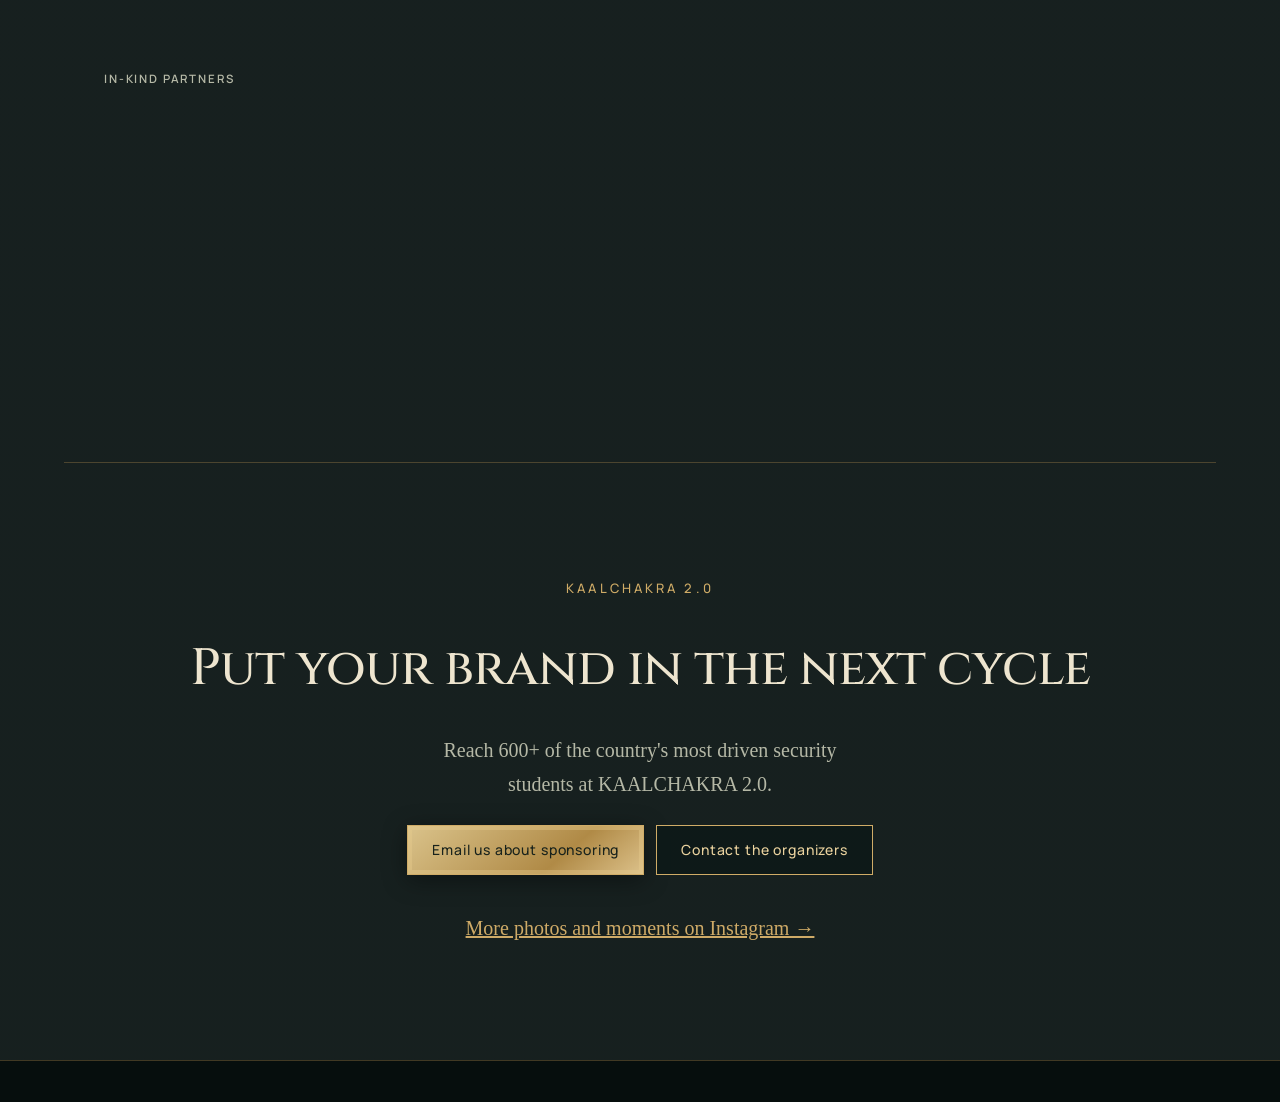
<file: 1.0/stats-1.0.html>
<!doctype html>
<html lang="en"><head><meta charset="utf-8"><meta name="viewport" content="width=device-width, initial-scale=1"><title>KAALCHAKRA 1.0 Winners</title><meta http-equiv="refresh" content="0;url=index.html#winners"><link rel="canonical" href="https://kaalchakractf.com/1.0/index.html#winners"></head><body><p>Redirecting to the KAALCHAKRA 1.0 highlights.</p><a href="index.html#winners">View winners</a></body></html>
</file>
<file: pirate.css>
@charset "UTF-8";

:root {
  --bg: #070e0e;
  --gold: #ceaa67;
  --light: #f0d59c;
  --cream: #eee5cf;
  --muted: #b5b8a6;
  --line: #b68f4e55;
  --display: 'Cinzel', Georgia, serif;
  --body: 'IM Fell English', Georgia, serif;
  --ui: 'Manrope', Arial, sans-serif;
  color-scheme: dark
}

* {
  box-sizing: border-box
}

html {
  scroll-behavior: smooth;
  scroll-padding-top: 125px
}

body {
  margin: 0;
  background: var(--bg);
  color: var(--cream);
  font: 20px/1.7 var(--body);
  overflow-x: clip
}

a {
  color: inherit;
  text-decoration: none
}

img {
  display: block;
  max-width: 100%;
  object-fit: contain
}

button {
  font: inherit;
  color: inherit;
  cursor: pointer
}

button,
a,
summary {
  -webkit-tap-highlight-color: transparent
}

h1,
h2,
h3,
p {
  margin: 0
}

h1,
h2,
h3 {
  font-family: var(--display);
  font-weight: 500
}

h2 {
  font-size: clamp(35px, 4vw, 62px);
  line-height: 1.24;
  letter-spacing: -.02em;
  text-wrap: balance
}

h2 em,
h3 em {
  color: var(--light);
  font: italic 1.13em/1.1 var(--body);
  letter-spacing: -.03em
}

p {
  color: var(--muted)
}

strong {
  font-weight: 500;
  color: var(--cream)
}

:focus-visible {
  outline: 2px solid var(--light);
  outline-offset: 6px
}

::selection {
  background: var(--gold);
  color: #111b18
}

.container {
  width: min(1200px, calc(100% - 112px));
  margin: auto
}

.section {
  padding: 125px 0;
  position: relative
}

.eyebrow {
  font: 500 13px/1.6 var(--ui);
  letter-spacing: .24em;
  color: var(--gold);
  margin-bottom: 22px
}

.skip-link {
  position: fixed;
  top: -100px;
  left: 20px;
  z-index: 200;
  padding: 12px 20px;
  background: var(--light);
  color: var(--bg);
  font: 14px var(--ui)
}

.skip-link:focus {
  top: 12px
}

.world {
  position: fixed;
  inset: 0;
  z-index: -3;
  overflow: hidden;
  background: #081818
}

.world-image {
  width: 100%;
  height: 100%;
  object-fit: cover;
  object-position: center 60%;
  transform: scale(1.04);
  will-change: transform
}

.world-shade {
  position: absolute;
  inset: 0;
  background: #040b0c;
  opacity: .12
}

.world:after {
  content: '';
  position: absolute;
  inset: 0;
  box-shadow: inset 0 0 180px #02090b66;
  background: linear-gradient(180deg, #030b0c20, transparent 60%, #030b0c55)
}

#sea-particles {
  position: fixed;
  inset: 0;
  width: 100%;
  height: 100%;
  pointer-events: none;
  z-index: 3;
  opacity: .5
}

.reading-progress {
  position: fixed;
  bottom: 0;
  left: 0;
  right: 0;
  height: 2px;
  background: #c6a66815;
  z-index: 60;
  pointer-events: none
}

.reading-progress span {
  display: block;
  width: 100%;
  height: 100%;
  background: var(--gold);
  transform: scaleX(0);
  transform-origin: left
}

/* A suspended brass frame, with the lanterns outside its edges. */
.site-header {
  position: fixed;
  top: 26px;
  left: 50%;
  transform: translateX(-50%);
  z-index: 50;
  width: min(1320px, calc(100% - 160px));
  height: 78px;
  padding: 0 28px;
  display: flex;
  align-items: center;
  gap: 30px;
  background: linear-gradient(160deg, #07100ef5, #0b1211f0);
  border: 1px solid #c9a159bb;
  box-shadow: 0 12px 40px #0007;
  border-radius: 9px
}

.site-header:before {
  content: '';
  position: absolute;
  inset: 4px;
  border: 1px solid #c9a15944;
  border-radius: 5px;
  pointer-events: none
}

.brand {
  display: flex;
  align-items: center;
  flex-shrink: 0
}

.brand>span {
  font: 500 23px/1.3 var(--display);
  letter-spacing: .06em;
  color: var(--light)
}

.brand small {
  display: block;
  text-align: center;
  font: 10px/1.8 var(--ui);
  letter-spacing: .22em;
  color: var(--gold)
}

.nav-lantern {
  position: absolute;
  width: 53px;
  height: 108px;
  top: -11px;
  filter: drop-shadow(0 0 14px #dd9c3044);
  pointer-events: none
}

.nav-lantern-left {
  left: -65px;
  transform: rotate(-7deg)
}

.nav-lantern-right {
  right: -65px;
  transform: rotate(7deg)
}

nav {
  display: flex;
  align-items: center;
  justify-content: center;
  gap: 24px;
  flex: 1
}

nav>a,
nav summary {
  font: 500 13px/1.5 var(--ui);
  color: #d9d0ba;
  white-space: nowrap;
  transition: color .2s
}

nav a:hover,
nav summary:hover,
nav a[aria-current=location] {
  color: var(--light)
}

.nav-institute {
  width: 43px;
  height: 55px
}

.edition-menu {
  position: relative
}

.edition-menu summary {
  cursor: pointer;
  list-style: none;
  display: flex;
  gap: 10px
}

.edition-menu summary::-webkit-details-marker {
  display: none
}

.edition-menu summary span {
  color: var(--gold)
}

.edition-menu>div {
  position: absolute;
  top: 38px;
  left: -25px;
  padding: 10px;
  width: 250px;
  border: 1px solid var(--line);
  background: #0b1615;
  box-shadow: 0 15px 30px #0007
}

.edition-menu a {
  display: block;
  font: 14px/1.7 var(--ui);
  padding: 12px;
  color: var(--light)
}

.edition-menu small {
  display: block;
  color: var(--muted);
  font-size: 12px
}

.edition-menu a:hover {
  background: #c9a15910
}

.menu-toggle {
  display: none
}

/* Keep the edition emblem visible alongside the navbar branding. */
.site-header .brand {
  gap: 10px;
}

.nav-logo {
  width: 52px;
  height: 52px;
  flex-shrink: 0;
}

@media (min-width: 1001px) {
  .site-header {
    gap: 18px;
  }

  .site-header nav {
    gap: 18px;
  }

  .site-header .brand>span {
    font-size: 18px;
  }
}

@media (min-width: 1001px) and (max-width: 1200px) {
  .site-header .brand>span {
    display: none;
  }
}

@media (max-width: 700px) {
  .nav-logo {
    width: 42px;
    height: 42px;
  }
}

@media (max-width: 480px) {
  .site-header .brand>span {
    display: none;
  }
}

/* Pinaka's measured intro timing is reproduced in pirate.js with our own scene. */
.intro-wrapper {
  position: relative;
  height: 460svh
}

.intro-stage {
  position: sticky;
  top: 0;
  height: 100svh;
  min-height: 620px;
  overflow: hidden;
  isolation: isolate
}

.intro-brand {
  position: absolute;
  inset: 0;
  display: flex;
  flex-direction: column;
  align-items: center;
  justify-content: center;
  padding: 125px 20px 65px;
  text-align: center;
  z-index: 4;
  will-change: transform, opacity
}

.host-kicker {
  font-size: 11px;
  letter-spacing: .22em;
  color: #e0c69b;
  margin-bottom: 15px;
  text-shadow: 0 2px 12px #000
}

.host-kicker span {
  padding: 0 14px;
  color: var(--gold)
}

.emblem-stage {
  position: relative;
  width: clamp(180px, 22vw, 290px);
  aspect-ratio: 1;
  display: grid;
  place-items: center;
  margin: 0 0 12px
}

.hero-emblem {
  position: relative;
  width: 85%;
  height: 85%;
  filter: drop-shadow(0 0 25px #ffb44466) drop-shadow(0 4px 8px #0008);
  animation: emblem-glow 5s ease-in-out infinite
}

.emblem-orbit {
  position: absolute;
  inset: auto;
  top: 50%;
  left: 50%;
  width: 100%;
  height: auto;
  aspect-ratio: 1 / 1;
  transform: translate(-50%, -50%);
  border: 1px solid #d7aa5655;
  border-radius: 50%;
  box-shadow: 0 0 0 8px #d7aa5608, 0 0 0 9px #d7aa5622, 0 0 50px #e7bc4d18;
  background: radial-gradient(circle, #0a111199, transparent 65%)
}

.emblem-orbit:before,
.emblem-orbit:after {
  content: '✦';
  position: absolute;
  top: 50%;
  font-size: 15px;
  color: var(--gold);
  line-height: 1;
  transform: translateY(-50%)
}

.emblem-orbit:before {
  left: -8px
}

.emblem-orbit:after {
  right: -8px
}

.edition-kicker {
  font: 500 11px/1.5 var(--ui);
  letter-spacing: .4em;
  color: var(--light);
  margin: 6px 0 6px;
  text-shadow: 0 2px 8px #000
}

.intro-brand h1 {
  font-size: clamp(36px, 4.8vw, 72px);
  font-weight: 600;
  letter-spacing: .04em;
  color: #efd49a;
  line-height: 1.2;
  text-shadow: 0 3px 0 #3c301e, 0 2px 30px #000
}

.intro-brand h1>span {
  font-size: .56em;
  vertical-align: 15%;
  letter-spacing: -.02em
}

.hero-tagline {
  font: italic clamp(22px, 2vw, 30px)/1.5 var(--body);
  color: #e1d8c2;
  text-shadow: 0 2px 12px #000;
  margin: 10px 0 24px
}

.hero-tagline em {
  color: var(--light)
}

.button {
  position: relative;
  display: inline-flex;
  align-items: center;
  justify-content: center;
  gap: 20px;
  padding: 13px 30px;
  min-height: 54px;
  border: 1px solid var(--gold);
  font: 500 14px/1.5 var(--ui);
  letter-spacing: .06em;
  transition: transform .25s, box-shadow .25s, background .25s
}

.button:hover {
  transform: translateY(-3px);
  box-shadow: 0 0 35px #cca45833
}

.button-gold {
  background: linear-gradient(140deg, #dac38b, #b08a46 65%, #dcc18a);
  color: #18221c;
  box-shadow: inset 0 0 0 4px #e7cb8d66, 0 5px 25px #0006
}

.button-gold:after {
  content: '';
  position: absolute;
  inset: 5px;
  border: 1px solid #6f522966;
  pointer-events: none
}

.button-gold:hover {
  background: var(--light)
}

.hero-cta {
  min-width: 285px;
  font: 500 21px/1.5 var(--display);
  text-transform: uppercase;
  border-color: #ddbd7b;
  background: linear-gradient(100deg, #081614, #14201b, #081614);
  color: var(--light);
  box-shadow: inset 0 0 0 4px #bfa05c44, 0 5px 25px #0008;
  text-shadow: 0 0 20px #e0b85933
}

.hero-cta:before {
  content: '';
  position: absolute;
  left: -14px;
  right: -14px;
  top: 50%;
  height: 1px;
  background: var(--gold);
  z-index: -1
}

.hero-cta:hover {
  background: #263426;
  color: var(--light)
}

.button-flourish {
  font-size: 15px;
  color: var(--gold)
}

.launch-note {
  margin: 20px 0 10px;
  font: 11px/1.8 var(--ui);
  letter-spacing: .18em;
  color: #d1c5aa;
  text-shadow: 0 2px 8px #000
}

.launch-note span {
  padding: 0 12px;
  color: var(--gold)
}

.watch-reveal {
  border: 0;
  background: none;
  font: 12px/1.5 var(--ui);
  color: #d3c9af;
  padding: 5px 12px;
  display: flex;
  gap: 9px;
  align-items: center
}

.watch-reveal:hover {
  color: var(--light)
}

.watch-reveal>span {
  font-size: 22px;
  color: var(--gold)
}

.captain {
  position: absolute;
  bottom: -3vh;
  right: -1vw;
  width: clamp(230px, 29vw, 470px);
  height: 75vh;
  object-fit: contain;
  object-position: bottom;
  z-index: 5;
  filter: drop-shadow(0 0 35px #050a0bbb);
  will-change: transform, opacity;
  pointer-events: none
}

.intro-rope {
  position: absolute;
  left: -80px;
  top: 22vh;
  width: 218px;
  opacity: .85;
  transform: rotate(-18deg);
  pointer-events: none
}

.intro-crab {
  position: absolute;
  bottom: 0;
  left: 3%;
  width: 180px;
  z-index: 3;
  filter: drop-shadow(0 5px 10px #0008);
  will-change: transform
}

.intro-cue {
  position: absolute;
  left: 50%;
  bottom: 28px;
  transform: translateX(-50%);
  z-index: 8;
  text-align: center;
  color: #e5ce98;
  font: 12px var(--ui);
  letter-spacing: .26em;
  text-shadow: 0 1px 8px #000
}

.intro-cue i {
  display: block;
  width: 1px;
  height: 30px;
  margin: 13px auto 0;
  background: linear-gradient(var(--gold), transparent);
  animation: cue-breathe 2.5s ease-in-out infinite
}

.scene-two {
  position: absolute;
  inset: 0;
  z-index: 6;
  transform: translateY(100%) scale(1.08);
  opacity: 0;
  will-change: transform, opacity;
  pointer-events: none
}

.scene-chart {
  position: absolute;
  bottom: -10%;
  left: 50%;
  width: min(115%, 1500px);
  height: 95%;
  transform: translateX(-50%) rotate(-5deg);
  filter: drop-shadow(0 -15px 40px #0008)
}

.chart-image {
  width: 100%;
  height: 100%;
  object-fit: fill
}

.chart-compass {
  position: absolute;
  width: 15%;
  right: 9%;
  bottom: 7%;
  transform: rotate(20deg);
  filter: drop-shadow(0 12px 9px #0008)
}

.chart-bottle {
  position: absolute;
  width: 8%;
  left: 6%;
  bottom: 5%;
  transform: rotate(-25deg);
  filter: drop-shadow(0 12px 9px #0008)
}

.chart-key {
  position: absolute;
  width: 5%;
  top: 16%;
  right: 4%;
  transform: rotate(20deg)
}

.chart-coin {
  position: absolute;
  width: 7%;
  top: 8%;
  left: 15%;
  transform: rotate(-15deg)
}

.intro-story {
  position: absolute;
  left: 50%;
  top: 50%;
  width: min(650px, 80%);
  transform: translate(-50%, -50%);
  z-index: 7;
  text-align: center;
  opacity: 0;
  visibility: hidden;
  pointer-events: none
}

.intro-story:before {
  content: '';
  position: absolute;
  inset: -100px -120px;
  background: radial-gradient(ellipse, #060e0df5 5%, #060e0ddd 40%, transparent 72%);
  z-index: -1
}

.intro-story h2 {
  font-size: clamp(32px, 4.2vw, 66px);
  text-shadow: 0 2px 10px #000
}

.intro-story>p:last-child {
  font-size: 21px;
  margin-top: 25px;
  color: #e1d6bd
}

.intro-story .eyebrow {
  font-size: 12px
}

/* Scattered parchment, rather than a stack of generic cards. */
.about {
  background: linear-gradient(#070e0ef0, #0a1413f7 35%, #070e0ef5)
}

.about-layout {
  display: grid;
  grid-template-columns: .9fr 1fr;
  gap: 120px;
  align-items: center
}

.dispatch {
  position: relative;
  padding: 40px 30px 44px;
  text-align: center;
  background: radial-gradient(ellipse, #ddc997, #ba9b61);
  color: #352e20;
  transform: rotate(-5deg);
  box-shadow: 10px 20px 40px #0007;
  clip-path: polygon(1% 0, 22% 1%, 37% 0, 63% 1%, 80% 0, 99% 1%, 100% 25%, 99% 47%, 100% 80%, 99% 100%, 77% 99%, 52% 100%, 24% 99%, 0 100%, 1% 74%, 0 40%)
}

.dispatch:before {
  content: '';
  position: absolute;
  inset: 15px;
  border: 1px solid #5f4e2c99;
  pointer-events: none
}

.dispatch-top {
  font: 600 12px/1.5 var(--display);
  letter-spacing: .1em
}

.dispatch-rule {
  height: 1px;
  background: #59482a80;
  margin: 15px auto 18px;
  width: 90%
}

.dispatch-small {
  font: italic 22px var(--body);
  color: #5b4b2d
}

.dispatch h2 {
  font-size: 65px;
  color: #413420;
  letter-spacing: .035em;
  line-height: 1.3
}

.dispatch-sub {
  font: 600 10px var(--ui);
  letter-spacing: .17em;
  color: #5b4b2d
}

.dispatch>img:not(.dispatch-parrot) {
  margin: 20px auto;
  width: 145px;
  height: 145px;
  filter: sepia(.3)
}

.dispatch>p:last-of-type {
  font-size: 23px;
  line-height: 1.3;
  color: #51452d
}

.dispatch-seal {
  display: inline-block;
  margin-top: 24px;
  font: 600 10px var(--display);
  letter-spacing: .18em;
  padding: 8px 20px;
  border-block: 1px solid #59482a80
}

.dispatch-parrot {
  position: absolute;
  width: 64px;
  right: 9px;
  top: 43%;
  transform: rotate(14deg);
  filter: drop-shadow(5px 4px 4px #5d462c66)
}

.about-copy h2 {
  font-size: clamp(38px, 4vw, 60px)
}

.about-copy>p:not(.eyebrow) {
  margin-top: 20px;
  font-size: 21px;
  color: #c2c2ad
}

.gold-rule {
  display: flex;
  align-items: center;
  gap: 12px;
  width: 170px;
  color: var(--gold);
  font-size: 16px;
  margin: 24px 0
}

.gold-rule:before,
.gold-rule:after {
  content: '';
  height: 1px;
  flex: 1;
  background: linear-gradient(90deg, var(--gold), transparent)
}

.gold-rule:before {
  transform: rotate(180deg)
}

.host-lockup {
  display: flex;
  gap: 18px;
  align-items: center;
  border-top: 1px solid var(--line);
  margin-top: 30px;
  padding-top: 25px
}

.host-lockup img {
  width: 48px;
  height: 60px
}

.host-lockup div {
  font: 12px/1.8 var(--ui);
  color: var(--muted)
}

.host-lockup strong {
  display: block;
  font-size: 14px
}

.host-lockup span {
  font-size: 12px
}

.section-heading {
  text-align: center;
  margin-bottom: 55px
}

.section-heading>p:last-child {
  font-size: 21px;
  max-width: 680px;
  margin: 24px auto 0
}

.section-heading .eyebrow {
  margin-bottom: 18px
}

/* A pinned wheel and three alternating full-size stage panels. */
.journey-wrapper {
  position: relative;
  height: 220svh;
  background: radial-gradient(ellipse at 50% 65%, #1d342c, #080f0ef5 70%)
}

.journey-stage {
  position: sticky;
  top: 0;
  min-height: 700px;
  height: 100svh;
  overflow: hidden;
  display: flex;
  flex-direction: column;
  justify-content: center;
  align-items: center;
  padding: 130px 20px 40px
}

.journey-heading {
  position: relative;
  z-index: 4;
  text-align: center;
  margin-bottom: 25px
}

.journey-heading h2 {
  font-size: clamp(32px, 3.2vw, 48px)
}

.journey-heading .eyebrow {
  margin-bottom: 12px
}

.journey-wheel {
  position: absolute;
  top: 51%;
  left: 50%;
  width: min(70vw, 760px);
  aspect-ratio: 1;
  transform: translate(-50%, -50%);
  opacity: .15;
  pointer-events: none
}

.journey-wheel img {
  width: 100%;
  height: 100%;
  filter: sepia(.4);
  will-change: transform
}

.journey-window {
  width: min(690px, 100%);
  position: relative;
  z-index: 3;
  overflow: hidden;
  border-block: 1px solid var(--line);
  background: linear-gradient(90deg, #08110c22, #0b1613c9 20%, #0b1613c9 80%, #08110c22)
}

.journey-track {
  display: flex;
  width: 300%;
  will-change: transform
}

.journey-card {
  width: 33.333333%;
  flex-shrink: 0;
  text-align: center;
  padding: 28px 65px 35px;
  position: relative
}

.journey-card>.eyebrow {
  font-size: 11px;
  margin-bottom: 13px
}

.journey-card>img {
  width: 78px;
  height: 92px;
  margin: auto auto 15px;
  filter: drop-shadow(0 5px 12px #0007)
}

.journey-card h3 {
  font-size: 32px;
  line-height: 1.3;
  color: var(--cream)
}

.journey-card>p:not(.eyebrow) {
  font-size: 21px;
  margin: 18px auto;
  max-width: 460px;
  line-height: 1.55
}

.status-tag {
  display: block;
  font: 11px/1.6 var(--ui);
  letter-spacing: .14em;
  color: var(--gold);
  margin-top: 24px
}

.journey-markers {
  display: flex;
  align-items: center;
  justify-content: center;
  gap: 15px;
  position: relative;
  z-index: 4;
  margin-top: 28px;
  font: 12px var(--ui);
  color: #929b87
}

.journey-markers i {
  width: 35px;
  height: 1px;
  background: var(--line)
}

.journey-markers span {
  transition: color .3s
}

.journey-markers .active {
  color: var(--light)
}

.domains {
  background: linear-gradient(#070f0ef5, #0a1715f2 60%, #080f0ff9);
  overflow: hidden
}

.domain-layout {
  display: grid;
  grid-template-columns: 1.2fr 1fr;
  align-items: center;
  gap: 65px;
  min-height: 540px
}

.domain-chart {
  position: relative;
  height: 540px;
  max-width: 600px;
  width: 100%
}

.chart-rings {
  position: absolute;
  width: 67%;
  aspect-ratio: 1;
  top: 50%;
  left: 50%;
  transform: translate(-50%, -50%);
  border: 1px solid #c7a45c33;
  border-radius: 50%;
  box-shadow: 0 0 0 30px #c7a45c05, 0 0 0 31px #c7a45c22, 0 0 0 60px #c7a45c03, 0 0 0 61px #c7a45c1a;
  background: repeating-conic-gradient(from 0deg, #c7a45c22 0deg, transparent 1deg 44deg, #c7a45c22 45deg, transparent 46deg 89deg)
}

.chart-rings>span {
  position: absolute;
  font: 14px var(--display);
  color: #ae9259aa
}

.chart-rings>span:nth-child(1) {
  top: 8px;
  left: 49%
}

.chart-rings>span:nth-child(2) {
  right: 8px;
  top: 48%
}

.chart-rings>span:nth-child(3) {
  bottom: 8px;
  left: 49%
}

.chart-rings>span:nth-child(4) {
  left: 8px;
  top: 48%
}

.domain-wheel {
  width: 175px;
  height: 200px;
  position: absolute;
  left: 50%;
  top: 50%;
  transform: translate(-50%, -50%);
  filter: drop-shadow(0 0 25px #af923922);
  pointer-events: none;
  transition: rotate .8s
}

.domain-tabs {
  position: absolute;
  inset: 0
}

.domain-tab {
  position: absolute;
  top: 50%;
  left: 50%;
  width: 110px;
  height: 100px;
  transform: translate(-50%, -50%) rotate(var(--angle)) translateX(220px) rotate(calc(var(--angle)*-1));
  background: transparent;
  border: 0;
  padding: 0;
  z-index: 2
}

.domain-tab>span {
  display: flex;
  flex-direction: column;
  align-items: center;
  justify-content: center;
  gap: 9px;
  transition: transform .25s
}

.domain-tab img {
  width: 52px;
  height: 60px;
  filter: grayscale(.45) brightness(.75);
  transition: filter .3s, transform .3s
}

.domain-tab b {
  font: 11px/1.3 var(--ui);
  font-weight: 500;
  color: #9dA791;
  background: #0a1515bb;
  padding: 3px 5px;
  transition: color .3s
}

.domain-tab:hover>span,
.domain-tab.active>span {
  transform: scale(1.08)
}

.domain-tab:hover img,
.domain-tab.active img {
  filter: drop-shadow(0 0 15px #e2ac3466);
  transform: translateY(-3px)
}

.domain-tab.active b {
  color: var(--light)
}

.chart-caption {
  position: absolute;
  bottom: -5px;
  width: 100%;
  text-align: center;
  font: 10px var(--ui);
  letter-spacing: .2em;
  color: #a69a79
}

.domain-details {
  position: relative;
  padding: 34px;
  border-left: 1px solid var(--line);
  background: linear-gradient(90deg, #c3a46808, transparent)
}

.domain-panel[hidden] {
  display: none
}

.domain-panel {
  animation: domain-enter .4s ease both
}

.domain-panel>img {
  width: 83px;
  height: 115px;
  margin-bottom: 25px;
  filter: drop-shadow(0 5px 15px #0006)
}

.domain-panel .eyebrow {
  font-size: 12px;
  margin-bottom: 16px
}

.domain-panel h3 {
  font-size: 33px;
  line-height: 1.3;
  max-width: 400px
}

.domain-panel>p:not(.eyebrow) {
  font-size: 22px;
  margin: 23px 0;
  line-height: 1.6
}

.domain-tags {
  font: 10px/1.8 var(--ui);
  color: var(--gold);
  letter-spacing: .1em;
  display: block;
  border-top: 1px solid var(--line);
  padding-top: 20px
}

.manifest-note {
  display: block;
  font: italic 17px/1.5 var(--body);
  color: #9aa58e;
  margin-top: 12px
}

.timeline {
  background: #081211fa
}

.timeline-route {
  position: relative;
  display: grid;
  grid-template-columns: repeat(3, 1fr);
  gap: 60px;
  padding-top: 140px
}

.timeline-route svg {
  position: absolute;
  top: 0;
  left: 0;
  width: 100%;
  height: 160px;
  overflow: visible;
  fill: none;
  stroke-width: 1.5
}

.route-base {
  stroke: #ccaa6240;
  stroke-dasharray: 4 8
}

.route-draw {
  stroke: var(--gold)
}

.log-entry {
  text-align: center;
  position: relative
}

.log-entry .eyebrow {
  font-size: 12px;
  margin: 12px 0
}

.log-dot {
  display: block;
  margin: -19px auto 35px;
  width: 12px;
  height: 12px;
  background: var(--gold);
  border: 3px solid #0a1513;
  box-shadow: 0 0 0 1px var(--gold), 0 0 30px #daba6d66;
  border-radius: 50%
}

.log-entry:nth-of-type(2) .log-dot {
  transform: translateY(-28px);
  margin-bottom: 7px
}

.log-entry h3 {
  font-size: 22px;
  margin-bottom: 18px
}

.log-entry>p:not(.eyebrow) {
  font-size: 20px
}

.log-entry .status-tag {
  font-size: 10px
}

.bounty-wrapper {
  height: 190svh;
  position: relative;
  background: radial-gradient(ellipse at 50% 50%, #2e3821dd, #09120ff9 65%)
}

.bounty-stage {
  height: 100svh;
  min-height: 750px;
  position: sticky;
  top: 0;
  overflow: hidden;
  display: flex;
  flex-direction: column;
  align-items: center;
  justify-content: center;
  padding: 125px 20px 45px;
  text-align: center;
  isolation: isolate
}

.bounty-heading {
  z-index: 2
}

.bounty-heading h2 {
  font-size: clamp(34px, 4vw, 58px)
}

.bounty-heading .eyebrow {
  margin-bottom: 16px
}

.bounty-sigil {
  position: absolute;
  width: 640px;
  height: 640px;
  border: 1px solid #d3ad5e1a;
  top: 58%;
  left: 50%;
  transform: translate(-50%, -50%) rotate(45deg);
  z-index: -1;
  box-shadow: 0 0 0 20px #d3ad5e04, 0 0 0 21px #d3ad5e12
}

.treasure-scene {
  position: relative;
  height: 265px;
  width: 400px;
  max-width: 100%;
  margin: 10px 0 0
}

.chest {
  position: absolute;
  width: 180px;
  height: 200px;
  left: 50%;
  top: 50%;
  transform: translate(-50%, -50%);
  object-fit: contain;
  filter: drop-shadow(0 10px 20px #0008)
}

.chest-open {
  opacity: 0;
  transform: translate(-50%, -50%) scale(.92);
  will-change: opacity, transform
}

.chest-closed {
  will-change: opacity
}

.treasure-light {
  position: absolute;
  width: 350px;
  height: 350px;
  left: 50%;
  top: 50%;
  transform: translate(-50%, -50%);
  background: radial-gradient(ellipse, #e5c35733, transparent 65%);
  opacity: .2
}

.bounty-coin {
  position: absolute;
  width: 65px;
  top: 50%;
  filter: drop-shadow(0 4px 6px #0006)
}

.bounty-coin-one {
  left: 20px;
  transform: rotate(-15deg)
}

.bounty-coin-two {
  right: 28px;
  top: 25%;
  width: 50px;
  transform: rotate(30deg)
}

.bounty-key {
  position: absolute;
  width: 45px;
  right: 65px;
  bottom: 18px;
  transform: rotate(30deg)
}

.bounty-copy {
  z-index: 2
}

.bounty-copy .eyebrow {
  font-size: 11px;
  margin-bottom: 14px
}

.bounty-copy>p:not(.eyebrow) {
  font-size: 20px;
  max-width: 550px;
  margin: auto auto 18px
}

.text-link {
  display: inline-block;
  border-bottom: 1px solid #c8a35e88;
  padding-bottom: 5px;
  color: var(--gold);
  font: 13px/1.7 var(--ui)
}

.text-link:hover {
  color: var(--light);
  border-color: var(--light)
}

.legacy {
  background: linear-gradient(#090f0ff7, #101b18ed, #0b1413f9)
}

.archive-layout {
  display: grid;
  grid-template-columns: .85fr 1.2fr;
  gap: 85px;
  align-items: center;
  padding: 40px 0 20px
}

.archive-crest {
  display: flex;
  flex-direction: column;
  align-items: center;
  justify-content: center;
  position: relative;
  min-height: 350px
}

.archive-crest:before {
  content: '';
  position: absolute;
  width: 300px;
  height: 300px;
  border: 1px solid var(--line);
  transform: rotate(45deg);
  background: radial-gradient(ellipse, #8972401c, transparent 70%)
}

.archive-crest img {
  position: relative;
  width: 245px;
  height: 245px;
  filter: drop-shadow(0 0 30px #ba9b3a22)
}

.archive-crest>span {
  position: relative;
  font: 11px var(--ui);
  letter-spacing: .23em;
  color: var(--gold);
  margin-top: 35px
}

.archive-date {
  font: 12px/1.8 var(--ui);
  letter-spacing: .2em;
  color: var(--gold);
  margin-bottom: 18px
}

.archive-copy h3 {
  font-size: 37px
}

.archive-copy h3 em {
  font-style: normal;
  font-family: var(--display);
  margin-left: 8px
}

.archive-copy>p:not(.archive-date) {
  font-size: 21px;
  line-height: 1.6;
  margin: 22px 0
}

.archive-stats {
  display: flex;
  justify-content: space-between;
  gap: 20px;
  padding: 25px 0;
  border-block: 1px solid var(--line);
  margin: 25px 0 30px
}

.archive-stats strong {
  display: block;
  color: var(--light);
  font: 33px/1.3 var(--display)
}

.archive-stats span {
  font: 12px var(--ui);
  color: var(--muted)
}

.archive-actions {
  display: flex;
  align-items: center;
  gap: 25px
}

.archive-actions .button {
  font-size: 12px;
  padding-inline: 20px
}

.archive-actions .text-link {
  font-size: 12px
}

.partners {
  padding: 70px 0;
  background: #0a1513f5;
  border-block: 1px solid #c9a15933
}

.partners-layout {
  display: flex;
  align-items: center;
  gap: 45px
}

.partners-layout>img {
  flex-shrink: 0;
  filter: drop-shadow(0 0 25px #c9a15933)
}

.partners-layout>div {
  flex: 1
}

.partners h2 {
  font-size: 32px
}

.partners p:not(.eyebrow) {
  font-size: 20px;
  margin-top: 20px
}

.partners .eyebrow {
  font-size: 11px;
  margin-bottom: 14px
}

.button-outline {
  border: 1px solid var(--gold);
  background: #09161599;
  color: var(--light)
}

.button-outline:hover {
  background: #d0ac6718
}

.faq {
  background: #080f0ef8
}

.faq-layout {
  display: grid;
  grid-template-columns: .9fr 1.2fr;
  gap: 100px
}

.faq h2 {
  font-size: 52px
}

.faq-bottle {
  height: 190px;
  width: auto;
  transform: rotate(-20deg);
  margin: 50px 0 0 80px;
  filter: drop-shadow(5px 10px 10px #0008)
}

.faq-list {
  border-top: 1px solid var(--line)
}

.faq-list details {
  border-bottom: 1px solid var(--line)
}

.faq-list summary {
  display: flex;
  align-items: center;
  justify-content: space-between;
  gap: 25px;
  cursor: pointer;
  list-style: none;
  padding: 24px 0;
  font-size: 22px;
  line-height: 1.3;
  color: #dfd7c2
}

.faq-list summary::-webkit-details-marker {
  display: none
}

.faq-list summary span {
  font: 24px var(--ui);
  color: var(--gold);
  transition: transform .25s
}

.faq-list details[open] summary span {
  transform: rotate(45deg)
}

.faq-list details p {
  font-size: 20px;
  padding: 0 25px 25px 0;
  line-height: 1.6
}

.faq-list a {
  color: var(--gold);
  text-decoration: underline
}

.crew-section {
  position: relative;
  overflow: hidden;
  isolation: isolate;
  text-align: center;
  padding: 100px 20px 90px;
  background: linear-gradient(#06100ed9, #06100e77 50%, #06100ebf)
}

.crew-section:before {
  content: '';
  position: absolute;
  inset: 0;
  background: radial-gradient(ellipse at 50% 50%, #050e0d88, transparent 65%);
  z-index: -1
}

.crew-logo {
  margin: auto auto 24px;
  filter: drop-shadow(0 0 30px #b9913e33)
}

.crew-section h2 {
  font-size: clamp(54px, 7vw, 100px);
  text-shadow: 0 3px 15px #0009
}

.crew-section p:not(.eyebrow) {
  margin: 28px 0;
  font-size: 23px;
  color: #d2ccb6;
  text-shadow: 0 2px 10px #000
}

.crew-section .eyebrow {
  font-size: 12px;
  margin-bottom: 15px
}

.crew-section .container {
  position: relative;
  z-index: 2
}

.socials {
  display: flex;
  align-items: center;
  justify-content: center;
  gap: 24px;
  font: 13px var(--ui);
  margin-top: 35px;
  color: #d1c5aa
}

.socials span {
  font-size: 10px;
  color: var(--gold)
}

.socials a:hover {
  color: var(--light)
}

.crew-barrel {
  position: absolute;
  bottom: -15px;
  left: 6%;
  width: 150px;
  transform: rotate(-12deg);
  filter: drop-shadow(0 5px 15px #0008)
}

.crew-parrot {
  position: absolute;
  left: 9%;
  bottom: 160px;
  width: 82px;
  transform: rotate(-5deg);
  filter: drop-shadow(0 5px 15px #0008)
}

.crew-mist {
  position: absolute;
  inset: 0;
  pointer-events: none;
  background: radial-gradient(ellipse at 0 95%, #b2b99b12, transparent 40%), radial-gradient(ellipse at 90% 20%, #b2b99b0b, transparent 40%);
  animation: mist-drift 15s ease-in-out infinite alternate;
  z-index: 1
}

footer {
  position: relative;
  background: #060e0df7;
  padding: 45px 0 24px;
  border-top: 1px solid var(--line)
}

.footer-main {
  display: flex;
  align-items: center;
  justify-content: space-between;
  gap: 30px;
  padding-bottom: 28px
}

.footer-main>.brand>span {
  font-size: 22px
}

.footer-main>p {
  font: 12px var(--ui);
  letter-spacing: .12em
}

.footer-main>p span {
  color: var(--gold);
  padding: 0 8px
}

.footer-main>a:last-child {
  font: 12px var(--ui);
  color: var(--gold)
}

.footer-bottom {
  border-top: 1px solid #c9a15922;
  padding-top: 22px;
  display: flex;
  align-items: center;
  justify-content: space-between;
  gap: 20px;
  font: 11px/1.7 var(--ui);
  color: #9ea38e
}

.footer-bottom button {
  font: 11px var(--ui);
  border: 0;
  border-bottom: 1px solid var(--line);
  background: none;
  color: var(--gold);
  padding: 4px 0
}

dialog {
  width: min(880px, 92vw);
  padding: 24px;
  border: 1px solid var(--gold);
  background: #07120f;
  color: var(--cream);
  box-shadow: 0 20px 100px #0009
}

dialog::backdrop {
  background: #030c0ee8;
  backdrop-filter: blur(8px)
}

.dialog-header {
  display: flex;
  align-items: center;
  justify-content: space-between;
  gap: 20px;
  margin-bottom: 20px
}

.dialog-header h2 {
  font-size: 17px
}

.dialog-header button {
  border: 1px solid var(--line);
  background: none;
  width: 40px;
  height: 40px;
  font-size: 28px;
  line-height: 1
}

dialog video {
  display: block;
  width: 100%;
  max-height: 65vh;
  background: #000;
  object-fit: contain
}

dialog>p {
  text-align: center;
  margin-top: 16px;
  font-size: 18px
}

.will-reveal {
  opacity: 0;
  transform: translateY(36px);
  transition: opacity 1.1s ease, transform 1.1s cubic-bezier(.2, .7, .2, 1)
}

.will-reveal.in-view {
  opacity: 1;
  transform: none
}

@keyframes emblem-glow {
  50% {
    filter: drop-shadow(0 0 35px #ffbb5577) drop-shadow(0 4px 8px #0008)
  }
}

@keyframes cue-breathe {
  50% {
    transform: translateY(6px);
    opacity: .5
  }
}

@keyframes domain-enter {
  from {
    opacity: 0;
    transform: translateY(12px)
  }

  to {
    opacity: 1;
    transform: none
  }
}

@keyframes mist-drift {
  to {
    transform: translateX(4%) scale(1.08)
  }
}

@media(min-width:1700px) {
  .intro-brand {
    padding-top: 150px
  }

  .emblem-stage {
    width: 320px
  }

  .intro-brand h1 {
    font-size: 80px
  }

  .hero-tagline {
    font-size: 32px
  }

  .captain {
    height: 80vh;
    width: 32vw
  }

  .scene-chart {
    width: 100%
  }
}

@media(max-width:1200px) {
  .site-header {
    gap: 20px;
    padding: 0 22px;
    width: calc(100% - 120px)
  }

  .nav-lantern-left {
    left: -49px
  }

  .nav-lantern-right {
    right: -49px
  }

  .nav-lantern {
    width: 43px
  }

  .brand>span {
    font-size: 19px
  }

  nav {
    gap: 17px
  }

  nav>a,
  nav summary {
    font-size: 12px
  }

  .nav-institute {
    width: 36px
  }

  .container {
    width: calc(100% - 80px)
  }

  .about-layout {
    gap: 65px
  }

  .dispatch h2 {
    font-size: 54px
  }

  .domain-layout {
    gap: 20px;
    grid-template-columns: 1.15fr 1fr
  }

  .domain-tab {
    transform: translate(-50%, -50%) rotate(var(--angle)) translateX(180px) rotate(calc(var(--angle)*-1))
  }

  .domain-chart {
    height: 480px
  }

  .domain-tab b {
    font-size: 10px
  }

  .domain-details {
    padding: 25px
  }

  .domain-panel h3 {
    font-size: 29px
  }

  .domain-panel>p:not(.eyebrow) {
    font-size: 20px
  }

  .archive-layout {
    gap: 60px
  }

  .archive-actions {
    flex-wrap: wrap
  }

  .archive-crest:before {
    width: 250px;
    height: 250px
  }

  .archive-crest img {
    width: 200px;
    height: 200px
  }

  .partners-layout {
    gap: 30px
  }
}

@media(max-width:1000px) {
  .site-header {
    width: calc(100% - 90px);
    height: 72px;
    top: 18px
  }

  .brand>span {
    font-size: 22px
  }

  .nav-institute {
    margin-left: auto
  }

  .menu-toggle {
    display: flex;
    width: 42px;
    height: 42px;
    border: 1px solid var(--line);
    background: none;
    padding: 10px;
    flex-direction: column;
    justify-content: center;
    gap: 6px
  }

  .menu-toggle span {
    height: 1px;
    width: 100%;
    background: var(--gold);
    transition: transform .25s
  }

  .menu-toggle[aria-expanded=true] span:first-child {
    transform: translateY(3.5px) rotate(45deg)
  }

  .menu-toggle[aria-expanded=true] span:last-child {
    transform: translateY(-3.5px) rotate(-45deg)
  }

  nav {
    display: none;
    position: absolute;
    top: calc(100% + 8px);
    left: 0;
    right: 0;
    padding: 18px 22px;
    background: #091410fa;
    border: 1px solid var(--line);
    gap: 0
  }

  nav.is-open {
    display: flex;
    flex-direction: column;
    align-items: stretch
  }

  nav>a,
  nav summary {
    padding: 12px 4px;
    font-size: 14px
  }

  .edition-menu summary {
    justify-content: space-between
  }

  .edition-menu>div {
    position: static;
    width: 100%;
    box-shadow: none;
    background: #142017
  }

  .nav-lantern-left {
    left: -42px
  }

  .nav-lantern-right {
    right: -42px
  }

  .nav-lantern {
    width: 36px;
    height: 88px
  }

  .captain {
    width: 35vw;
    height: 66vh;
    right: -6vw
  }

  .intro-brand h1 {
    font-size: 55px
  }

  .intro-brand {
    padding-bottom: 100px
  }

  .intro-crab {
    width: 135px;
    left: 0
  }

  .intro-rope {
    left: -90px;
    opacity: .6
  }

  .scene-chart {
    width: 150%;
    height: 85%;
    bottom: -3%
  }

  .about-copy h2 {
    font-size: 43px
  }

  .about-layout {
    gap: 50px
  }

  .about-copy>p:not(.eyebrow) {
    font-size: 20px
  }

  .dispatch {
    padding-inline: 24px
  }

  .dispatch h2 {
    font-size: 48px
  }

  .dispatch-top {
    font-size: 10px
  }

  .dispatch>p:last-of-type {
    font-size: 21px
  }

  .dispatch-sub {
    font-size: 9px
  }

  .domain-layout {
    grid-template-columns: 1fr;
    gap: 50px
  }

  .domain-chart {
    height: 550px;
    width: 560px;
    margin: auto;
    max-width: 100%
  }

  .domain-tab {
    transform: translate(-50%, -50%) rotate(var(--angle)) translateX(220px) rotate(calc(var(--angle)*-1))
  }

  .domain-tab b {
    font-size: 11px
  }

  .domain-details {
    border-left: 0;
    border-top: 1px solid var(--line);
    padding: 35px;
    min-height: 380px;
    max-width: 680px;
    margin: auto;
    width: 100%
  }

  .domain-panel {
    position: relative;
    padding-left: 140px
  }

  .domain-panel>img {
    position: absolute;
    top: 0;
    left: 0;
    width: 95px;
    height: 140px
  }

  .domain-panel h3 {
    font-size: 36px
  }

  .domain-panel>p:not(.eyebrow) {
    font-size: 22px
  }

  .timeline-route {
    gap: 25px
  }

  .log-entry h3 {
    font-size: 20px
  }

  .log-entry>p:not(.eyebrow) {
    font-size: 18px
  }

  .archive-layout {
    gap: 35px;
    grid-template-columns: .8fr 1.2fr
  }

  .archive-copy h3 {
    font-size: 30px
  }

  .archive-stats strong {
    font-size: 29px
  }

  .archive-stats span {
    font-size: 10px
  }

  .faq-layout {
    gap: 50px
  }

  .faq h2 {
    font-size: 43px
  }

  .partners h2 {
    font-size: 28px
  }

  .partners-layout>img {
    width: 65px;
    height: 130px
  }

  .partners .button {
    font-size: 12px;
    padding-inline: 20px
  }

  .footer-main>p {
    display: none
  }
}

@media(max-width:700px) {
  html {
    scroll-padding-top: 110px
  }

  .container {
    width: calc(100% - 40px)
  }

  .section {
    padding: 80px 0
  }

  .site-header {
    width: calc(100% - 40px);
    top: 14px;
    height: 67px;
    padding: 0 17px;
    gap: 15px;
    border-radius: 6px
  }

  .brand>span {
    font-size: 19px
  }

  .brand small {
    font-size: 9px;
    letter-spacing: .16em
  }

  .nav-institute {
    width: 29px;
    height: 43px
  }

  .nav-lantern {
    display: none
  }

  .menu-toggle {
    width: 37px;
    height: 37px
  }

  .intro-wrapper {
    height: 360svh
  }

  .intro-stage {
    min-height: 650px
  }

  .intro-brand {
    justify-content: center;
    padding: 100px 20px 145px
  }

  .host-kicker {
    font-size: 9px;
    letter-spacing: .1em;
    margin-bottom: 13px
  }

  .host-kicker span {
    padding: 0 8px
  }

  .emblem-stage {
    width: 205px;
    margin-bottom: 8px
  }

  .edition-kicker {
    font-size: 9px;
    letter-spacing: .3em
  }

  .intro-brand h1 {
    font-size: clamp(29px, 7.5vw, 48px);
    margin-top: 9px;
    letter-spacing: .01em;
    white-space: nowrap
  }

  .hero-tagline {
    font-size: 23px;
    margin: 12px 0 22px
  }

  .hero-cta {
    font-size: 17px;
    min-width: 245px;
    min-height: 52px;
    padding: 10px 22px
  }

  .launch-note {
    font-size: 9px;
    letter-spacing: .1em;
    margin-top: 19px
  }

  .launch-note span {
    padding: 0 7px
  }

  .watch-reveal {
    font-size: 11px
  }

  .captain {
    width: 46vw;
    height: 48vh;
    bottom: -15px;
    right: -9vw
  }

  .intro-rope {
    width: 150px;
    left: -95px;
    top: 20vh;
    opacity: .5
  }

  .intro-crab {
    width: 105px;
    left: -15px;
    bottom: 15px
  }

  .intro-cue {
    font-size: 10px;
    bottom: 22px;
    letter-spacing: .18em
  }

  .intro-cue i {
    height: 20px;
    margin-top: 10px
  }

  .world-image {
    object-position: 46% 65%
  }

  .scene-chart {
    width: 210%;
    height: 70%;
    bottom: 0;
    transform: translateX(-50%) rotate(-9deg)
  }

  .chart-compass {
    width: 12%;
    right: 20%;
    bottom: 7%
  }

  .chart-bottle {
    width: 6%;
    left: 25%;
    bottom: 6%
  }

  .chart-key {
    right: 27%
  }

  .chart-coin {
    left: 30%
  }

  .intro-story {
    width: 85%;
    top: 48%
  }

  .intro-story h2 {
    font-size: 37px
  }

  .intro-story>p:last-child {
    font-size: 20px;
    line-height: 1.5
  }

  .intro-story .eyebrow {
    font-size: 10px
  }

  .intro-story:before {
    inset: -120px -60px
  }

  .about-layout {
    grid-template-columns: 1fr;
    gap: 70px
  }

  .dispatch {
    width: 90%;
    max-width: 390px;
    margin: auto;
    order: 2;
    padding: 34px 25px
  }

  .dispatch h2 {
    font-size: 62px
  }

  .dispatch-top {
    font-size: 11px
  }

  .dispatch-sub {
    font-size: 10px
  }

  .dispatch>img:not(.dispatch-parrot) {
    width: 130px;
    height: 130px
  }

  .about-copy h2 {
    font-size: 44px
  }

  .about-copy>p:not(.eyebrow) {
    font-size: 21px
  }

  .host-lockup strong {
    font-size: 12px
  }

  .host-lockup div,
  .host-lockup span {
    font-size: 11px
  }

  .section-heading h2 {
    font-size: 37px
  }

  .section-heading>p:last-child {
    font-size: 20px
  }

  .eyebrow {
    font-size: 11px;
    letter-spacing: .17em
  }

  .journey-wrapper {
    height: 230svh
  }

  .journey-stage {
    min-height: 690px;
    padding: 110px 20px 35px
  }

  .journey-heading h2 {
    font-size: 34px
  }

  .journey-heading .eyebrow {
    font-size: 10px
  }

  .journey-heading {
    margin-bottom: 28px
  }

  .journey-wheel {
    width: 105vw;
    top: 53%;
    opacity: .15
  }

  .journey-card {
    padding: 27px 23px 32px
  }

  .journey-card h3 {
    font-size: 28px
  }

  .journey-card>p:not(.eyebrow) {
    font-size: 20px;
    line-height: 1.55
  }

  .journey-card>.eyebrow {
    font-size: 10px
  }

  .journey-card>img {
    width: 65px;
    height: 82px;
    margin-bottom: 18px
  }

  .journey-card .status-tag {
    font-size: 9px;
    letter-spacing: .07em
  }

  .journey-markers {
    font-size: 10px;
    gap: 10px
  }

  .journey-markers i {
    width: 24px
  }

  .journey-markers {
    margin-top: 24px
  }

  .domain-layout {
    gap: 30px
  }

  .domain-chart {
    height: auto;
    width: 100%;
    padding-top: 32px;
    display: flex;
    flex-direction: column;
    align-items: center
  }

  .chart-rings {
    width: 230px;
    height: 230px;
    top: 135px
  }

  .domain-wheel {
    position: relative;
    width: 140px;
    height: 160px;
    top: auto;
    left: auto;
    transform: none;
    margin: 15px auto 55px
  }

  .domain-tabs {
    position: relative;
    display: flex;
    gap: 10px;
    inset: auto;
    width: calc(100% + 10px);
    overflow-x: auto;
    scroll-snap-type: x mandatory;
    padding: 12px 5px 15px;
    scrollbar-color: #a58a51 #13211b;
    scrollbar-width: thin
  }

  .domain-tab {
    position: relative;
    top: auto;
    left: auto;
    transform: none;
    width: 110px;
    min-width: 110px;
    height: 105px;
    background: #0c1914bb;
    border: 1px solid #c7a45c22;
    padding: 10px 5px;
    scroll-snap-align: center
  }

  .domain-tab.active {
    border-color: #d1ac6477;
    background: #b29a5310
  }

  .domain-tab>span {
    height: 100%;
    gap: 8px
  }

  .domain-tab img {
    width: 38px;
    height: 48px
  }

  .domain-tab b {
    font-size: 10px;
    background: transparent;
    padding: 0
  }

  .chart-caption {
    position: relative;
    bottom: auto;
    margin-top: 18px;
    font-size: 9px
  }

  .domain-details {
    padding: 28px 5px 0;
    min-height: 410px
  }

  .domain-panel {
    padding-left: 0
  }

  .domain-panel>img {
    position: static;
    width: 58px;
    height: 80px;
    margin-bottom: 25px
  }

  .domain-panel h3 {
    font-size: 33px
  }

  .domain-panel>p:not(.eyebrow) {
    font-size: 21px
  }

  .domain-panel .eyebrow {
    font-size: 11px
  }

  .domain-tags {
    font-size: 9px
  }

  .manifest-note {
    font-size: 17px
  }

  .timeline-route {
    grid-template-columns: 1fr;
    gap: 45px;
    padding: 0 0 0 28px
  }

  .timeline-route svg {
    display: none
  }

  .timeline-route:before {
    content: '';
    position: absolute;
    top: 15px;
    bottom: 30px;
    left: 5px;
    border-left: 1px dashed var(--gold)
  }

  .log-entry {
    text-align: left
  }

  .log-dot,
  .log-entry:nth-of-type(2) .log-dot {
    position: absolute;
    left: -28px;
    top: 14px;
    margin: 0;
    transform: none
  }

  .log-entry .eyebrow {
    margin: 0 0 10px
  }

  .log-entry h3 {
    font-size: 25px;
    margin-bottom: 12px
  }

  .log-entry>p:not(.eyebrow) {
    font-size: 21px
  }

  .log-entry .status-tag {
    font-size: 10px;
    margin-top: 15px
  }

  .bounty-wrapper {
    height: 170svh
  }

  .bounty-stage {
    min-height: 720px;
    padding: 115px 20px 40px
  }

  .bounty-heading h2 {
    font-size: 38px
  }

  .bounty-heading .eyebrow {
    font-size: 10px
  }

  .treasure-scene {
    height: 245px;
    width: 330px;
    flex-shrink: 0
  }

  .chest {
    width: 170px;
    height: 185px
  }

  .bounty-coin-one {
    left: 10px;
    width: 54px
  }

  .bounty-coin-two {
    right: 20px;
    width: 44px
  }

  .bounty-key {
    right: 45px;
    width: 35px;
    bottom: 22px
  }

  .bounty-copy .eyebrow {
    font-size: 9px;
    letter-spacing: .08em
  }

  .bounty-copy>p:not(.eyebrow) {
    font-size: 20px
  }

  .bounty-sigil {
    width: 440px;
    height: 440px
  }

  .bounty-copy .text-link {
    font-size: 12px
  }

  .archive-layout {
    grid-template-columns: 1fr;
    gap: 45px;
    padding-top: 0
  }

  .archive-crest {
    min-height: 280px
  }

  .archive-crest:before {
    width: 210px;
    height: 210px
  }

  .archive-crest img {
    width: 180px;
    height: 180px
  }

  .archive-crest>span {
    font-size: 9px;
    margin-top: 25px
  }

  .archive-copy h3 {
    font-size: 32px
  }

  .archive-date {
    font-size: 10px;
    letter-spacing: .1em
  }

  .archive-stats strong {
    font-size: 30px
  }

  .archive-stats span {
    font-size: 10px
  }

  .archive-actions {
    gap: 20px
  }

  .archive-actions .button {
    font-size: 12px
  }

  .partners {
    padding: 60px 0
  }

  .partners-layout {
    flex-wrap: wrap;
    gap: 25px
  }

  .partners-layout>img {
    width: 55px;
    height: 100px
  }

  .partners-layout>div {
    flex-basis: calc(100% - 90px)
  }

  .partners h2 {
    font-size: 28px
  }

  .partners p:not(.eyebrow) {
    font-size: 19px
  }

  .partners-layout>.button {
    margin-left: 80px
  }

  .faq-layout {
    grid-template-columns: 1fr;
    gap: 40px
  }

  .faq-layout>div:first-child {
    position: relative
  }

  .faq h2 {
    font-size: 42px
  }

  .faq-bottle {
    position: absolute;
    right: 25px;
    bottom: 0;
    width: 45px;
    height: 110px;
    margin: 0;
    transform: rotate(15deg);
    opacity: .7
  }

  .faq-list summary {
    font-size: 21px;
    padding: 21px 0
  }

  .faq-list details p {
    font-size: 20px
  }

  .crew-section {
    padding: 80px 10px 85px
  }

  .crew-logo {
    width: 80px;
    height: 80px
  }

  .crew-section h2 {
    font-size: 68px
  }

  .crew-section p:not(.eyebrow) {
    font-size: 21px
  }

  .crew-section .eyebrow {
    font-size: 10px
  }

  .crew-section .button {
    font-size: 13px;
    padding-inline: 25px
  }

  .socials {
    font-size: 12px;
    gap: 18px
  }

  .crew-barrel {
    width: 95px;
    left: -20px;
    opacity: .8
  }

  .crew-parrot {
    width: 50px;
    left: 0;
    bottom: 105px
  }

  .footer-main {
    flex-direction: column;
    gap: 24px;
    text-align: center
  }

  .footer-main>.brand>span {
    font-size: 22px
  }

  .footer-main>a:last-child {
    font-size: 12px
  }

  .footer-bottom {
    flex-direction: column;
    gap: 14px;
    text-align: center;
    font-size: 10px
  }

  .dialog-header h2 {
    font-size: 13px
  }

  dialog {
    padding: 16px
  }

  .dialog-header {
    gap: 10px
  }

  dialog>p {
    font-size: 18px
  }
}

@media(max-height:760px) and (min-width:701px) {
  .intro-brand {
    padding-top: 110px;
    padding-bottom: 45px
  }

  .emblem-stage {
    width: 185px;
    margin-bottom: 0
  }

  .intro-brand h1 {
    font-size: 48px
  }

  .hero-tagline {
    font-size: 23px;
    margin: 7px 0 16px
  }

  .host-kicker {
    margin-bottom: 8px;
    font-size: 10px
  }

  .hero-cta {
    min-height: 48px;
    font-size: 17px
  }

  .launch-note {
    margin-top: 13px
  }

  .journey-stage {
    min-height: 620px
  }

  .journey-heading h2 {
    font-size: 34px
  }

  .journey-heading {
    margin-bottom: 15px
  }

  .journey-card {
    padding-block: 20px
  }

  .journey-card>img {
    height: 70px;
    margin-bottom: 10px
  }

  .journey-card h3 {
    font-size: 27px
  }

  .journey-card>p:not(.eyebrow) {
    font-size: 19px;
    margin: 12px auto
  }

  .journey-markers {
    margin-top: 15px
  }

  .bounty-stage {
    min-height: 660px
  }

  .bounty-heading h2 {
    font-size: 40px
  }

  .treasure-scene {
    height: 215px
  }

  .bounty-copy>p:not(.eyebrow) {
    font-size: 18px
  }
}

/* Static, readable chapters for reduced motion or the explicit motion control. */
.motion-paused .intro-wrapper {
  height: auto
}

.motion-paused .intro-stage {
  position: relative;
  height: auto;
  min-height: 0;
  overflow: visible
}

.motion-paused .intro-brand {
  position: relative;
  height: 100svh;
  min-height: 740px;
  transform: none !important;
  opacity: 1 !important
}

.motion-paused .captain {
  top: 25vh;
  bottom: auto;
  transform: none !important;
  opacity: 1 !important
}

.motion-paused .intro-crab {
  top: 78vh;
  bottom: auto;
  transform: none !important
}

.motion-paused .intro-cue,
.motion-paused .intro-rope {
  display: none
}

.motion-paused .scene-two {
  position: relative;
  height: 90svh;
  min-height: 650px;
  transform: none !important;
  opacity: .65 !important
}

.motion-paused .intro-story {
  top: auto;
  bottom: 24vh;
  transform: translate(-50%, 0) !important;
  opacity: 1 !important;
  visibility: visible !important
}

.motion-paused .journey-wrapper,
.motion-paused .bounty-wrapper {
  height: auto
}

.motion-paused .journey-stage,
.motion-paused .bounty-stage {
  position: relative;
  height: auto;
  min-height: 0;
  padding-top: 130px;
  padding-bottom: 80px
}

.motion-paused .journey-heading {
  margin-bottom: 35px
}

.motion-paused .journey-window {
  overflow: visible;
  background: transparent;
  border: 0
}

.motion-paused .journey-track {
  display: block;
  width: 100%;
  transform: none !important
}

.motion-paused .journey-card {
  width: 100%;
  margin-bottom: 25px;
  border-block: 1px solid var(--line);
  background: #091511cc;
  opacity: 1 !important;
  transform: none !important;
  filter: none !important
}

.motion-paused .journey-markers {
  display: none
}

.motion-paused .chest-open {
  opacity: 1 !important;
  transform: translate(-50%, -50%) !important
}

.motion-paused .chest-closed {
  opacity: 0 !important
}

.motion-paused .treasure-light {
  opacity: 1 !important
}

.motion-paused .will-reveal {
  opacity: 1;
  transform: none
}

.motion-paused * {
  animation: none !important
}

.motion-paused .route-draw {
  stroke-dashoffset: 0 !important
}

.motion-paused #sea-particles {
  display: none
}

.motion-paused .world-shade {
  opacity: .45 !important
}

/* Keep intrinsic tab widths from widening the mobile grid. */
html {
  overflow-x: clip
}

.domain-layout>* {
  min-width: 0
}

.domain-tabs {
  min-width: 0
}

.intro-story {
  color: #2e3022
}

.intro-story h2 {
  text-shadow: none
}

.intro-story h2 em {
  color: #514124
}

.intro-story .eyebrow {
  color: #654b2b
}

.intro-story>p:last-child {
  color: #423c2a
}

.intro-story:before {
  background: radial-gradient(ellipse, #d7c08df7 5%, #d7c08de6 40%, transparent 73%)
}

.intro-brand[inert] {
  pointer-events: none
}

.nav-institute {
  width: 90px;
  height: 48px
}

@media(max-width:1000px) {
  .nav-institute {
    width: 70px;
    height: 45px
  }
}

@media(max-width:700px) {
  .domain-layout {
    grid-template-columns: minmax(0, 1fr)
  }

  .domain-chart,
  .domain-details {
    min-width: 0;
    max-width: 100%
  }

  .domain-tabs {
    width: 100%
  }

  .intro-brand {
    z-index: 6
  }

  .captain {
    z-index: 5
  }

  .scene-two {
    z-index: 7
  }

  .intro-story {
    z-index: 8
  }

  .nav-institute {
    width: 55px;
    height: 40px
  }

  .site-header {
    gap: 10px
  }

  .brand>span {
    font-size: 18px
  }
}

@media(max-width:374px) {
  .nav-institute {
    display: none
  }

  .site-header {
    gap: 10px
  }

  .brand>span {
    font-size: 17px
  }

  .brand small {
    font-size: 8px
  }

  .menu-toggle {
    margin-left: auto
  }

  .archive-stats {
    gap: 12px
  }

  .archive-stats strong {
    font-size: 27px
  }

  .archive-stats span {
    font-size: 9px
  }

  .hero-tagline {
    font-size: 21px
  }

  .intro-story h2 {
    font-size: 32px
  }

  .dispatch h2 {
    font-size: 53px
  }

  .host-lockup strong {
    font-size: 11px
  }
}

.crew-section {
  background: linear-gradient(180deg, #06100ee6, #06100e66 45%, #06100ed9), url("images/2.0/cinematic/pirate-harbor.webp") center 68%/cover
}

/* Branding and hero refinements. Keep the cue in flow, below the reveal. */
.nav-institute {
  width: 136px;
  height: 58px;
  flex-shrink: 0;
}

.intro-stage {
  min-height: min(780px, 100svh);
}

.intro-brand {
  padding: 128px 20px 24px;
}

.host-kicker {
  font-size: 15px;
  line-height: 1.6;
  letter-spacing: .17em;
  margin-top: 35px;
  margin-bottom: 12px;
}

.emblem-stage {
  width: clamp(230px, min(26vw, 35svh), 330px);
  flex-shrink: 0;
  margin-bottom: 8px;
}

.hero-emblem {
  position: absolute;
  top: -7.5%;
  left: -7.5%;
  width: 115%;
  height: 115%;
  max-width: none;
}

.intro-brand h1 {
  font-size: clamp(36px, 4.3vw, 64px);
}

.hero-tagline {
  font-size: 26px;
  line-height: 1.4;
  margin: 8px 0 16px;
}

.hero-cta {
  isolation: isolate;
  flex-shrink: 0;
  min-height: 54px;
  padding-block: 10px;
  transition: transform .25s, box-shadow .25s, background .25s, color .25s, border-color .25s;
}

.hero-cta::before {
  inset: 5px;
  height: auto;
  background: none;
  border: 1px solid #c9a15977;
  z-index: 0;
  pointer-events: none;
}

.hero-cta::after {
  content: none;
}

.hero-cta:hover,
.hero-cta:focus-visible {
  background: linear-gradient(100deg, #17291e, #2b3e29, #17291e);
  color: #ffe7b0;
  border-color: var(--light);
  box-shadow: inset 0 0 0 4px #bfa05c44, 0 0 28px #e0b85933;
  transform: translateY(-2px);
}

.hero-cta:active {
  transform: translateY(0);
}

.launch-note {
  margin: 12px 0 4px;
}

.watch-reveal {
  flex-shrink: 0;
  min-height: 32px;
}

.watch-reveal>span {
  line-height: 1;
  font-size: 20px;
}

.intro-cue {
  position: static;
  transform: none;
  flex-shrink: 0;
  margin-top: 18px;
}

.intro-cue i {
  height: 22px;
  margin-top: 10px;
}

.dispatch-parrot {
  top: auto;
  right: auto;
  bottom: 20px;
  left: 20px;
  width: 74px;
  transform: rotate(-10deg);
}

.host-lockup {
  display: grid;
  grid-template-columns: 140px minmax(0, 1fr);
  gap: 24px;
  padding-top: 30px;
}

.host-lockup img {
  width: 140px;
  height: 68px;
}

.host-lockup div {
  font-size: 15px;
  line-height: 1.7;
}

.host-lockup strong {
  font-size: 19px;
  line-height: 1.5;
  margin: 6px 0;
}

.host-lockup span {
  font-size: 15px;
}

/* Position the wrapper once; animate the artwork around its own center. */
.domain-chart {
  align-self: start;
}

.domain-wheel {
  transition: none;
}

.domain-wheel-rotor {
  position: absolute;
  inset: 0;
  transform-origin: 50% 50%;
  transition: transform .8s ease;
}

.domain-wheel img {
  position: absolute;
  /* The hub is at (82, 104) in the 166 x 183 artwork, below its box center. */
  left: .6%;
  top: -6.6%;
  width: 100%;
  height: 100%;
}

@media (min-width: 1001px) and (max-width: 1200px) {
  .site-header {
    gap: 18px;
  }

  .site-header .brand>span {
    font-size: 18px;
  }

  nav {
    gap: 14px;
  }

  .nav-institute {
    width: 120px;
  }
}

@media (max-width: 1000px) {
  .nav-institute {
    width: 100px;
    height: 52px;
  }

  .host-lockup {
    grid-template-columns: 1fr;
    gap: 16px;
  }

  .host-lockup img {
    width: 170px;
    height: 68px;
  }
}

@media (max-height: 850px) and (min-width: 701px) {
  .intro-brand {
    padding-top: 118px;
    padding-bottom: 22px;
  }

  .emblem-stage {
    width: 230px;
  }

  .host-kicker {
    font-size: 14px;
    margin-bottom: 10px;
  }

  .intro-brand h1 {
    font-size: 48px;
  }

  .hero-tagline {
    font-size: 23px;
    margin: 7px 0 14px;
  }

  .intro-cue {
    margin-top: 16px;
  }
}

@media (max-width: 700px) {
  .intro-stage {
    min-height: 0;
  }

  .intro-brand {
    padding: 102px 20px 20px;
  }

  .host-kicker {
    font-size: 12px;
    letter-spacing: .07em;
    margin-bottom: 10px;
  }

  .host-kicker span {
    padding: 0 6px;
  }

  .emblem-stage {
    width: clamp(200px, min(60vw, 30svh), 255px);
  }

  .intro-brand h1 {
    font-size: clamp(29px, 7.5vw, 48px);
  }

  .hero-tagline {
    font-size: 23px;
    margin: 10px 0 18px;
  }

  .hero-cta {
    min-height: 52px;
  }

  .intro-cue {
    font-size: 10px;
    margin-top: 20px;
  }

  .nav-institute {
    width: 76px;
    height: 44px;
  }

  .site-header .brand>span {
    font-size: 16px;
  }

  .dispatch-parrot {
    width: 58px;
    bottom: 18px;
    left: 18px;
  }

  .host-lockup img {
    width: 190px;
    height: 76px;
  }

  .host-lockup div,
  .host-lockup span {
    font-size: 16px;
  }

  .host-lockup strong {
    font-size: 19px;
  }
}

@media (max-width: 374px) {
  .site-header {
    padding-inline: 12px;
    gap: 8px;
  }

  .site-header .brand>span {
    font-size: 14px;
  }

  .site-header .brand small {
    font-size: 7px;
    letter-spacing: .1em;
  }

  .nav-institute {
    display: block;
    width: 64px;
    height: 36px;
  }

  .menu-toggle {
    width: 34px;
    height: 34px;
  }

  .host-kicker {
    font-size: 11px;
    letter-spacing: .03em;
  }

  .hero-tagline {
    font-size: 21px;
  }
}

@media (max-width: 700px) and (max-height: 740px) {
  .intro-brand {
    padding: 96px 20px 18px;
  }

  .emblem-stage {
    width: 175px;
    margin-bottom: 6px;
  }

  .host-kicker {
    font-size: 11px;
    margin-bottom: 8px;
  }

  .edition-kicker {
    font-size: 9px;
    margin: 4px 0;
  }

  .hero-tagline {
    font-size: 21px;
    margin: 8px 0 12px;
  }

  .launch-note {
    margin: 8px 0 2px;
  }

  .intro-cue {
    margin-top: 14px;
  }

  .intro-cue i {
    height: 16px;
    margin-top: 8px;
  }
}

@media (min-width: 701px) and (max-height: 700px) {
  .intro-brand {
    padding: 112px 20px 18px;
  }

  .emblem-stage {
    width: 175px;
    margin-bottom: 6px;
  }

  .host-kicker {
    font-size: 12px;
    margin-bottom: 8px;
  }

  .intro-brand h1 {
    font-size: 42px;
  }

  .hero-tagline {
    font-size: 21px;
    margin: 6px 0 12px;
  }

  .hero-cta {
    min-height: 46px;
    font-size: 17px;
    padding-block: 8px;
  }

  .launch-note {
    margin: 8px 0 2px;
  }

  .intro-cue {
    font-size: 10px;
    margin-top: 12px;
  }

  .intro-cue i {
    height: 16px;
    margin-top: 8px;
  }
}

@media (max-height: 620px) {
  .intro-brand {
    padding-top: 98px;
    padding-bottom: 14px;
  }

  .emblem-stage {
    width: 145px;
  }

  .host-kicker {
    font-size: 10px;
    margin-bottom: 6px;
  }

  .intro-brand .edition-kicker,
  .intro-brand .launch-note {
    display: none;
  }

  .intro-brand h1 {
    margin-top: 8px;
  }

  .hero-tagline {
    font-size: 20px;
    margin: 6px 0 12px;
  }

  .hero-cta {
    min-height: 46px;
    font-size: 16px;
    padding-block: 8px;
  }

  .watch-reveal {
    margin-top: 8px;
  }

  .intro-cue {
    font-size: 9px;
    margin-top: 10px;
  }

  .intro-cue i {
    height: 12px;
    margin-top: 8px;
  }
}

/* A scroll-directed treasure reveal: discover, unlock, claim. */
.bounty-wrapper {
  height: 300svh;
  background: #081210;
}

.bounty-stage {
  --bounty-open: 0;
  --bounty-progress: 0;
  --pointer-x: 0;
  --pointer-y: 0;
  height: 100svh;
  min-height: 0;
  padding: 124px 0 100px;
  text-align: left;
  display: flex;
  align-items: center;
  justify-content: center;
  background: radial-gradient(ellipse at 70% 60%, #34402233, transparent 65%);
}

.bounty-atmosphere {
  position: absolute;
  inset: -5%;
  z-index: -2;
  background: linear-gradient(90deg, #07120ff2 15%, #07120f66 70%, #07120faa), url("images/2.0/cinematic/pirate-harbor.webp") center 80%/cover;
  filter: saturate(.45) blur(2px);
  opacity: calc(.18 + var(--bounty-open) * .16);
  transform: scale(calc(1.03 + var(--bounty-progress) * .05));
}

.bounty-horizon {
  position: absolute;
  inset: 0;
  z-index: -1;
  background: radial-gradient(ellipse at 73% 60%, #c89e3029, transparent 42%), linear-gradient(0deg, #050e0fbb, transparent 45%);
  opacity: calc(.25 + var(--bounty-open) * .75);
}

.bounty-layout {
  display: grid;
  grid-template-columns: .95fr 1.1fr;
  gap: 45px;
  align-items: center;
}

.bounty-heading {
  position: relative;
  z-index: 4;
  min-width: 0;
}

.bounty-heading .eyebrow {
  font-size: 11px;
  letter-spacing: .2em;
  margin-bottom: 24px;
}

.bounty-heading h2 {
  font-size: clamp(38px, 3.8vw, 58px);
  line-height: 1.25;
}

.bounty-heading h2 em {
  color: #e9c97f;
}

.bounty-heading .gold-rule {
  margin: 30px 0;
  width: 140px;
}

.bounty-briefs {
  display: grid;
  min-height: 125px;
}

.bounty-brief {
  grid-area: 1 / 1;
  opacity: 0;
  visibility: hidden;
  transform: translateY(12px);
  transition: opacity .45s, transform .45s, visibility .45s;
}

.bounty-brief.active {
  opacity: 1;
  visibility: visible;
  transform: translateY(0);
}

.bounty-state {
  display: block;
  color: var(--gold);
  font: 11px/1.6 var(--ui);
  letter-spacing: .17em;
  margin-bottom: 15px;
}

.bounty-brief p {
  font-size: 22px;
  line-height: 1.6;
  color: #c6c7b0;
}

.bounty-discord {
  margin-top: 15px;
  font-size: 12px;
}

.treasure-scene {
  position: relative;
  width: 100%;
  max-width: 640px;
  height: min(62svh, 580px);
  margin: 0;
  min-width: 0;
  transform-style: preserve-3d;
  transform: perspective(1100px) rotateX(calc(var(--pointer-y) * -3deg)) rotateY(calc(var(--pointer-x) * 4deg));
}

.vault-rings {
  position: absolute;
  left: 50%;
  top: 58%;
  width: 115%;
  aspect-ratio: 1;
  transform: translate(-50%, -50%) rotateX(59deg) rotateZ(-25deg);
  opacity: .45;
}

.vault-rings svg {
  width: 100%;
  height: 100%;
  fill: none;
  stroke: #c6a75966;
  stroke-width: 1;
}

.vault-dashed-ring {
  stroke-dasharray: 3 10;
}

.vault-rings .vault-star {
  fill: #b19c4710;
  stroke: #c6a7592e;
}

.vault-floor {
  position: absolute;
  left: 50%;
  top: 73%;
  width: 82%;
  height: 100px;
  transform: translate(-50%, -50%);
  border-radius: 50%;
  background: radial-gradient(ellipse, #010807b8, #01080766 38%, transparent 72%);
  filter: blur(6px);
}

.treasure-light {
  position: absolute;
  width: 120%;
  height: 110%;
  left: 50%;
  top: 52%;
  transform: translate(-50%, -50%);
  background: radial-gradient(ellipse, #ffe9a249, #d8a8371a 35%, transparent 65%);
  opacity: .05;
  mix-blend-mode: screen;
}

.vault-beams {
  position: absolute;
  left: 50%;
  top: 50%;
  width: 82%;
  height: 92%;
  transform: translate(-50%, -80%);
  opacity: calc(var(--bounty-open) * .7);
  pointer-events: none;
  mask-image: linear-gradient(0deg, #000, #0009 40%, transparent 95%);
}

.vault-beams i {
  position: absolute;
  left: 34%;
  bottom: 0;
  width: 32%;
  height: 100%;
  background: linear-gradient(0deg, #ffe4a16e, #eac45b26 40%, #f0d98d08);
  clip-path: polygon(48% 100%, 0 0, 100% 0, 52% 100%);
  transform-origin: 50% 100%;
}

.vault-beams i:nth-child(1) {
  transform: rotate(-42deg);
}

.vault-beams i:nth-child(2) {
  transform: rotate(-21deg);
}

.vault-beams i:nth-child(3) {
  transform: rotate(0deg);
}

.vault-beams i:nth-child(4) {
  transform: rotate(19deg);
}

.vault-beams i:nth-child(5) {
  transform: rotate(41deg);
}

.vault-spark-ring {
  position: absolute;
  left: 50%;
  top: 53%;
  width: 90px;
  aspect-ratio: 1;
  border: 1px solid #e7c77a99;
  border-radius: 50%;
  opacity: 0;
  transform: translate(-50%, -50%);
  box-shadow: 0 0 24px #dfb75422, inset 0 0 24px #dfb75411;
}

.chest {
  position: absolute;
  width: 96%;
  max-width: 520px;
  height: 84%;
  left: 50%;
  top: 55%;
  object-fit: contain;
  transform: translate(-50%, -50%);
  filter: drop-shadow(0 22px 16px #0008);
}

.chest-open {
  opacity: 0;
}

.bounty-loot-field,
.vault-sparks {
  position: absolute;
  inset: 0;
  pointer-events: none;
}

.bounty-loot {
  position: absolute;
  left: 50%;
  top: 55%;
  width: var(--coin-size);
  height: auto;
  opacity: 0;
  filter: drop-shadow(0 5px 8px #0006);
  will-change: transform, opacity;
}

.vault-sparks i {
  position: absolute;
  left: 50%;
  top: 48%;
  width: var(--spark-size);
  height: var(--spark-size);
  border-radius: 50%;
  background: #f6d58c;
  box-shadow: 0 0 8px #eac163aa;
  opacity: 0;
}

.bounty-key {
  position: absolute;
  left: 50%;
  top: 55%;
  right: auto;
  bottom: auto;
  width: 40px;
  height: auto;
  filter: drop-shadow(0 8px 8px #0007);
}

.vault-lantern {
  position: absolute;
  width: 75px;
  height: auto;
  left: -2%;
  bottom: 7%;
  transform: rotate(-8deg);
  filter: drop-shadow(0 0 22px #e5a43740);
  opacity: .85;
}

.vault-barrel {
  position: absolute;
  width: 82px;
  height: auto;
  right: 2%;
  bottom: 8%;
  transform: rotate(8deg);
  opacity: .38;
  filter: brightness(.7) drop-shadow(0 8px 8px #0008);
  z-index: -1;
}

.vault-coordinate {
  position: absolute;
  top: 15%;
  writing-mode: vertical-rl;
  font: 9px/1.5 var(--ui);
  letter-spacing: .2em;
  color: #c8b57459;
}

.vault-coordinate-left {
  left: -1%;
  transform: rotate(180deg);
}

.vault-coordinate-right {
  right: -1%;
}

.bounty-bottom {
  position: absolute;
  left: 50%;
  bottom: 28px;
  transform: translateX(-50%);
  display: grid;
  grid-template-columns: 1fr auto;
  gap: 14px 30px;
  z-index: 5;
}

.bounty-chapters {
  display: flex;
  align-items: center;
  gap: 15px;
  width: min(470px, 100%);
  font: 11px/1.6 var(--ui);
  letter-spacing: .05em;
}

.bounty-chapters span {
  display: inline-flex;
  align-items: center;
  gap: 8px;
  color: #8d9986;
  transition: color .35s;
}

.bounty-chapters span.active {
  color: var(--light);
}

.bounty-chapters span i {
  width: 5px;
  height: 5px;
  border: 1px solid #b69a61;
  transform: rotate(45deg);
}

.bounty-chapters span.active i {
  background: var(--light);
  box-shadow: 0 0 10px #dcb86966;
}

.bounty-chapters b {
  flex: 1;
  height: 1px;
  background: linear-gradient(90deg, #bd9d5766, #bd9d5722);
}

.bounty-scroll-cue {
  font: 9px/1.6 var(--ui);
  letter-spacing: .15em;
  color: #b7aa82;
  text-align: right;
}

.bounty-announcement {
  grid-column: 1 / -1;
  text-align: center;
  font: 10px/1.5 var(--ui);
  letter-spacing: .18em;
  color: var(--gold);
  opacity: 0;
}

@media (max-width: 1100px) {
  .bounty-layout {
    gap: 25px;
  }

  .bounty-heading h2 {
    font-size: 43px;
  }

  .bounty-heading .eyebrow {
    font-size: 10px;
    letter-spacing: .13em;
  }

  .bounty-brief p {
    font-size: 20px;
  }

  .vault-lantern {
    width: 58px;
  }

  .vault-barrel {
    width: 65px;
  }

  .vault-coordinate {
    display: none;
  }

  .bounty-chapters {
    max-width: 400px;
  }
}

@media (max-width: 800px) {
  .bounty-wrapper {
    height: 280svh;
  }

  .bounty-stage {
    padding: 104px 0 90px;
  }

  .bounty-layout {
    grid-template-columns: 1fr;
    gap: 5px;
  }

  .bounty-heading {
    text-align: center;
  }

  .bounty-heading .eyebrow {
    margin-bottom: 12px;
  }

  .bounty-heading h2 {
    font-size: 38px;
  }

  .bounty-heading .gold-rule {
    display: none;
  }

  .bounty-briefs {
    min-height: 98px;
    margin-top: 18px;
  }

  .bounty-state {
    font-size: 9px;
    margin-bottom: 8px;
  }

  .bounty-brief p {
    font-size: 19px;
    line-height: 1.5;
  }

  .bounty-discord {
    margin-top: 0;
    font-size: 11px;
  }

  .treasure-scene {
    height: clamp(235px, 35svh, 330px);
    width: min(480px, 100%);
    margin-inline: auto;
  }

  .chest {
    width: 94%;
    height: 100%;
  }

  .bounty-key {
    width: 29px;
  }

  .bounty-loot {
    width: calc(var(--coin-size) * .75);
  }

  .vault-lantern {
    width: 46px;
    left: -1%;
    bottom: 2%;
  }

  .vault-barrel {
    width: 58px;
    right: 0;
    bottom: 3%;
  }

  .bounty-bottom {
    bottom: 24px;
    grid-template-columns: 1fr;
    gap: 10px;
  }

  .bounty-chapters {
    width: min(380px, 100%);
    margin-inline: auto;
    font-size: 10px;
  }

  .bounty-scroll-cue {
    text-align: center;
    font-size: 8px;
  }

  .bounty-announcement {
    font-size: 9px;
  }
}

@media (max-height: 740px) {
  .bounty-stage {
    padding-top: 112px;
    padding-bottom: 76px;
  }

  .bounty-heading h2 {
    font-size: 42px;
  }

  .bounty-heading .gold-rule {
    margin-block: 20px;
  }

  .bounty-briefs {
    min-height: 110px;
  }

  .treasure-scene {
    height: 54svh;
  }

  .bounty-bottom {
    bottom: 18px;
    gap: 10px 24px;
  }
}

@media (max-width: 800px) and (max-height: 740px) {
  .bounty-stage {
    padding-top: 96px;
    padding-bottom: 76px;
  }

  .bounty-heading h2 {
    font-size: 32px;
  }

  .bounty-heading .eyebrow {
    font-size: 9px;
    margin-bottom: 9px;
  }

  .bounty-briefs {
    min-height: 26px;
    margin-top: 12px;
  }

  .bounty-brief p {
    display: none;
  }

  .bounty-state {
    font-size: 9px;
  }

  .bounty-discord {
    font-size: 10px;
  }

  .treasure-scene {
    height: 35svh;
    min-height: 200px;
  }

  .bounty-scroll-cue {
    display: none;
  }
}

@media (max-height: 620px) {
  .bounty-stage {
    padding-top: 96px;
    padding-bottom: 66px;
  }

  .bounty-heading h2 {
    font-size: 35px;
  }

  .bounty-heading .eyebrow {
    font-size: 9px;
    margin-bottom: 10px;
  }

  .bounty-brief p {
    font-size: 18px;
  }

  .bounty-bottom {
    bottom: 15px;
  }

  .bounty-chapters {
    font-size: 9px;
  }
}

@media (max-width: 800px) and (max-height: 620px) {
  .bounty-stage {
    padding-top: 94px;
    padding-bottom: 66px;
  }

  .bounty-heading h2 {
    font-size: 29px;
  }

  .treasure-scene {
    height: 32svh;
    min-height: 172px;
  }

  .vault-lantern {
    width: 36px;
  }

  .vault-barrel {
    width: 43px;
  }

  .bounty-briefs {
    margin-top: 9px;
  }

  .bounty-announcement {
    font-size: 8px;
  }
}

.motion-paused .bounty-wrapper {
  height: auto;
}

.motion-paused .bounty-stage {
  height: auto;
  min-height: 0;
  position: relative;
  padding: 110px 0 130px;
}

.motion-paused .bounty-brief {
  transition: none;
}

.motion-paused .treasure-scene {
  transform: none;
}

.motion-paused .bounty-scroll-cue {
  display: none;
}

/* Captain's Log: an unframed, pinned voyage scrubbed by page scrolling. */
.timeline-wrapper {
  position: relative;
  height: 260svh;
  padding: 0;
}

.timeline-stage {
  position: sticky;
  top: 0;
  height: 100svh;
  padding: 124px 0 28px;
  display: flex;
  align-items: center;
  overflow: hidden;
}

.timeline-stage>.container {
  --voyage-chart-height: clamp(180px, 36svh, 360px);
}

.timeline-stage .section-heading {
  margin-bottom: 12px;
}

.timeline-stage .section-heading .eyebrow {
  font-size: 11px;
  margin-bottom: 10px;
}

.timeline-stage .section-heading h2 {
  font-size: clamp(32px, 3.5vw, 48px);
}

.timeline-stage .section-heading>p:last-child {
  font-size: 19px;
  line-height: 1.5;
  margin-top: 15px;
}

.timeline-route {
  display: block;
  padding: 0;
  border: 0;
  background: none;
  box-shadow: none;
}

.timeline-route::before {
  content: none;
}

.timeline-chart {
  height: var(--voyage-chart-height);
  overflow: hidden;
  scrollbar-width: none;
}

.timeline-route .timeline-map {
  display: block;
  position: static;
  width: calc(var(--voyage-chart-height) * 2.5);
  max-width: none;
  height: var(--voyage-chart-height);
  margin-inline: auto;
  overflow: visible;
  fill: none;
  stroke-width: 1.5;
}

.chart-coastlines {
  fill: #41624433;
  stroke: #a5925166;
  stroke-width: 1.4;
}

.chart-coastline-echo {
  stroke: #a5925126;
  stroke-width: 1;
}

.chart-fort,
.chart-palm {
  stroke: #d1ad6880;
  stroke-width: 2;
}

.chart-fort {
  fill: #ad99541c;
}

.sea-waves {
  stroke: #7c9a784d;
  stroke-width: 1.5;
}

.chart-compass-rose {
  stroke: #b9a06380;
  stroke-width: 1;
  fill: #b9a0630d;
}

.chart-compass-rose text {
  fill: var(--gold);
  stroke: none;
  font: 12px var(--display);
  text-anchor: middle;
}

.chart-map-labels {
  fill: #c8b57d;
  stroke: none;
  text-anchor: middle;
  font: 12px var(--display);
  letter-spacing: 2px;
}

.chart-map-labels .chart-sea-name {
  fill: #adab7959;
  font-size: 14px;
}

.route-halo {
  stroke: #cfaa6420;
  stroke-width: 10;
}

.timeline-map .route-base {
  stroke: #c7aa6d73;
  stroke-width: 1.5;
  stroke-dasharray: 4 8;
}

.timeline-map .route-draw {
  stroke: #e2bf73;
  stroke-width: 2;
  filter: drop-shadow(0 0 4px #e9c47766);
}

.route-port {
  stroke: #b79b5d;
  stroke-width: 1.5;
  fill: #10221c;
}

.route-port .port-halo {
  fill: #bda36009;
  stroke: #bda36040;
  stroke-dasharray: 2 5;
}

.route-port .port-core {
  fill: #bda360;
  stroke: none;
}

.route-port.active .port-halo {
  stroke: #edce8c99;
  fill: #edce8c12;
}

.route-port.visited .port-core {
  fill: #ffe2a0;
}

.timeline-ship {
  filter: drop-shadow(0 6px 5px #0008);
}

.ship-hull {
  fill: #9f7c3e;
  stroke: #e1c487;
  stroke-width: 1.4;
}

.ship-trim {
  stroke: #dfbd77;
  stroke-width: 1.6;
}

.ship-sail {
  fill: #d6c08d;
  stroke: #8b723f;
  stroke-width: 1;
}

.ship-pennant {
  fill: #9d493b;
  stroke: #e4b980;
  stroke-width: .8;
}

.ship-porthole {
  fill: #25382a;
  stroke: #e3c68a;
  stroke-width: .6;
}

.ship-wake {
  stroke: #d2d8ab80;
  stroke-width: 1.4;
}

.ship-bob {
  transform-origin: 0 0;
}

.timeline-stops {
  display: grid;
  grid-template-columns: repeat(3, minmax(0, 1fr));
  gap: 28px;
  margin-top: 10px;
}

.timeline-stops .log-entry {
  padding: 10px 5px;
  text-align: center;
  opacity: .4;
  transition: opacity .3s;
}

.timeline-stops .log-entry.active {
  opacity: 1;
}

.timeline-stops .log-entry .eyebrow {
  font-size: 10px;
  margin: 0 0 8px;
}

.timeline-stops .log-entry h3 {
  font-size: 21px;
  line-height: 1.35;
  margin-bottom: 10px;
  color: var(--light);
}

.timeline-stops .log-entry>p:not(.eyebrow) {
  font-size: 18px;
  line-height: 1.5;
}

.timeline-stops .status-tag {
  font-size: 9px;
  letter-spacing: .08em;
  margin-top: 12px;
}

.voyage-scroll-hint {
  margin-top: 20px;
  font: 9px/1.6 var(--ui);
  letter-spacing: .2em;
  color: #a99d7a;
  text-align: center;
}

@media (max-width: 1000px) {
  .timeline-stops {
    gap: 18px;
  }

  .timeline-stops .log-entry h3 {
    font-size: 18px;
  }

  .timeline-stops .log-entry>p:not(.eyebrow) {
    font-size: 17px;
  }
}

@media (max-width: 700px) {
  .timeline-wrapper {
    height: 280svh;
  }

  .timeline-stage {
    padding: 102px 0 24px;
  }

  .timeline-stage>.container {
    --voyage-chart-height: clamp(160px, 30svh, 300px);
  }

  .timeline-stage .section-heading {
    margin-bottom: 16px;
  }

  .timeline-stage .section-heading h2 {
    font-size: 34px;
  }

  .timeline-stage .section-heading .eyebrow {
    font-size: 10px;
  }

  .timeline-stage .section-heading>p:last-child {
    font-size: 18px;
    margin-top: 12px;
  }

  .timeline-stops {
    grid-template-columns: 1fr;
    gap: 0;
    margin-top: 15px;
  }

  .timeline-stops .log-entry {
    grid-area: 1 / 1;
    padding: 0;
    opacity: 0;
    visibility: hidden;
    pointer-events: none;
  }

  .timeline-stops .log-entry.active {
    opacity: 1;
    visibility: visible;
  }

  .timeline-stops .log-entry h3 {
    font-size: 25px;
  }

  .timeline-stops .log-entry>p:not(.eyebrow) {
    font-size: 19px;
  }

  .timeline-stops .status-tag {
    font-size: 9px;
  }

  .voyage-scroll-hint {
    margin-top: 22px;
  }
}

@media (max-height: 740px) {
  .timeline-stage {
    padding-top: 112px;
    padding-bottom: 18px;
  }

  .timeline-stage>.container {
    --voyage-chart-height: clamp(145px, 28svh, 240px);
  }

  .timeline-stage .section-heading {
    margin-bottom: 8px;
  }

  .timeline-stage .section-heading h2 {
    font-size: 32px;
  }

  .timeline-stage .section-heading>p:last-child {
    font-size: 17px;
    margin-top: 10px;
  }

  .timeline-stops .log-entry>p:not(.eyebrow) {
    display: none;
  }

  .voyage-scroll-hint {
    margin-top: 12px;
  }
}

@media (max-width: 700px) and (max-height: 740px) {
  .timeline-stage {
    padding-top: 96px;
  }

  .timeline-stage .section-heading h2 {
    font-size: 30px;
  }

  .timeline-stops .log-entry h3 {
    font-size: 23px;
  }
}

@media (max-height: 620px) {
  .timeline-stage {
    padding-top: 94px;
    padding-bottom: 14px;
  }

  .timeline-stage>.container {
    --voyage-chart-height: clamp(125px, 25svh, 180px);
  }

  .timeline-stage .section-heading h2 {
    font-size: 28px;
  }

  .timeline-stage .section-heading .eyebrow {
    font-size: 9px;
    margin-bottom: 6px;
  }

  .timeline-stage .section-heading>p:last-child {
    font-size: 16px;
  }

  .timeline-stops {
    margin-top: 8px;
  }

  .timeline-stops .log-entry .eyebrow {
    font-size: 9px;
    margin-bottom: 5px;
  }

  .timeline-stops .log-entry h3 {
    font-size: 21px;
    margin-bottom: 6px;
  }

  .timeline-stops .status-tag {
    margin-top: 7px;
    font-size: 8px;
  }

  .voyage-scroll-hint {
    display: none;
  }
}

.motion-paused .timeline-wrapper {
  height: auto;
}

.motion-paused .timeline-stage {
  position: relative;
  height: auto;
  padding: 100px 0 80px;
}

.motion-paused .timeline-stops {
  grid-template-columns: repeat(3, minmax(0, 1fr));
  gap: 24px;
}

.motion-paused .timeline-stops .log-entry {
  grid-area: auto;
  opacity: 1;
  visibility: visible;
  pointer-events: auto;
}

.motion-paused .voyage-scroll-hint {
  display: none;
}

@media (max-width: 700px) {
  .motion-paused .timeline-stops {
    grid-template-columns: 1fr;
    gap: 28px;
  }

  .motion-paused .timeline-stops .log-entry>p:not(.eyebrow) {
    display: block;
  }
}

/* Supplied nautical details, kept at sizes suitable for their source artwork. */
.about-rope {
  position: absolute;
  width: 135px;
  height: auto;
  left: -48px;
  bottom: 35px;
  opacity: .65;
  filter: sepia(.35) brightness(.75);
  pointer-events: none;
  transform: rotate(-18deg);
}

.dispatch>img.paper-arrow {
  position: absolute;
  top: 16px;
  right: 16px;
  width: 32px;
  height: 48px;
  margin: 0;
  transform: rotate(20deg);
  filter: drop-shadow(2px 4px 3px #372a2955);
  pointer-events: none;
}

.domain-rose {
  position: absolute;
  width: 265px;
  height: 265px;
  left: 50%;
  top: 50%;
  transform: translate(-50%, -50%);
  opacity: .75;
  filter: drop-shadow(0 0 20px #b2934322);
  pointer-events: none;
}

.domain-wheel img {
  left: 0;
  top: 0;
}

.vault-treasure-map {
  position: absolute;
  left: 28%;
  top: 79%;
  width: 43%;
  max-width: 240px;
  height: auto;
  transform: translate(-50%, -50%) perspective(500px) rotateX(57deg) rotateZ(-18deg);
  opacity: .6;
  filter: brightness(.8) drop-shadow(0 7px 8px #0008);
}

.vault-lantern-unlit {
  opacity: .78;
  filter: brightness(.7) drop-shadow(0 6px 8px #0007);
}

.vault-lantern-lit {
  opacity: .12;
}

.bounty-announcement {
  justify-self: center;
  display: flex;
  align-items: center;
  justify-content: center;
  width: min(360px, 100%);
  min-height: 32px;
  padding: 8px 20px;
  background: url("images/2.0/Elements_KC_2.0.webp") center/100% auto no-repeat;
}

/* Sound starts off and is enabled only by an explicit click. */
.sound-dock {
  position: fixed;
  right: 18px;
  bottom: 16px;
  z-index: 70;
  display: flex;
  align-items: center;
  width: 180px;
  height: 47px;
  padding: 5px 8px;
  background: #0b1713 url("images/2.0/plate3.png") center/100% 100% no-repeat;
  color: var(--gold);
  filter: drop-shadow(0 4px 12px #0007);
}

.sound-dock>button {
  display: inline-flex;
  align-items: center;
  justify-content: center;
  gap: 8px;
  height: 36px;
  padding: 6px 8px;
  color: #c2bd9f;
  background: none;
  border: 0;
  font: 11px/1.5 var(--ui);
  white-space: nowrap;
}

.sound-dock>button:hover {
  color: var(--light);
}

.sound-dock>button:disabled {
  opacity: .6;
  cursor: default;
}

#sound-toggle {
  flex: 1;
}

#sound-settings-toggle {
  width: 32px;
  padding: 7px;
  border-left: 1px solid #b79a5733;
}

.sound-dock svg {
  width: 19px;
  height: 19px;
  flex-shrink: 0;
  fill: none;
  stroke: currentColor;
  stroke-linecap: round;
  stroke-linejoin: round;
  stroke-width: 1.5;
}

.sound-waves {
  display: none;
}

.sound-on .sound-waves {
  display: block;
}

.sound-on .sound-muted {
  display: none;
}

.sound-on #sound-toggle {
  color: var(--light);
}

#sound-settings {
  position: absolute;
  bottom: calc(100% + 10px);
  right: 0;
  width: min(285px, calc(100vw - 32px));
  padding: 22px;
  border: 1px solid #b99a5b88;
  background: linear-gradient(145deg, #10251ff7, #081511fa);
  box-shadow: 0 12px 40px #0008;
}

#sound-settings[hidden] {
  display: none;
}

#sound-settings-title {
  font: 11px/1.6 var(--ui);
  letter-spacing: .15em;
  color: var(--gold);
}

.sound-description {
  font: 15px/1.6 var(--body);
  color: #bfc7b0;
  margin: 12px 0 20px;
}

.sound-volume-label {
  display: flex;
  align-items: center;
  justify-content: space-between;
  font: 12px/1.7 var(--ui);
  color: #d9d5be;
}

.sound-volume-label output {
  color: var(--gold);
}

#sound-volume {
  width: 100%;
  min-height: 36px;
  margin: 5px 0 10px;
  accent-color: var(--gold);
  cursor: pointer;
}

.sound-option {
  display: flex;
  align-items: center;
  gap: 10px;
  padding-block: 8px;
  font: 12px/1.7 var(--ui);
  color: #d2d4bd;
  cursor: pointer;
}

.sound-option input {
  accent-color: var(--gold);
  width: 16px;
  height: 16px;
  margin: 0;
}

footer {
  padding-bottom: 80px;
}

@media(max-width:700px) {
  .about-rope {
    display: none;
  }

  .dispatch>img.paper-arrow {
    width: 25px;
    height: 38px;
    right: 13px;
    top: 13px;
  }

  .domain-rose {
    width: 210px;
    height: 210px;
    top: 127px;
  }

  .chart-rings {
    top: 127px;
  }

  .sound-dock {
    width: 166px;
    height: 46px;
    right: 12px;
    bottom: 12px;
  }

  .sound-dock>button {
    font-size: 10px;
    gap: 6px;
  }

  .sound-dock svg {
    width: 17px;
    height: 17px;
  }

  .bounty-announcement {
    font-size: 8px;
    width: min(330px, 100%);
  }
}

@media(prefers-reduced-motion:reduce) {
  html {
    scroll-behavior: auto
  }

  *,
  *:before,
  *:after {
    animation: none !important;
    transition: none !important
  }
}

/* A compact About overview with comfortable spacing between content groups. */
.about.section {
  padding-block: 48px;
}

.about-layout {
  grid-template-columns: .75fr 1fr;
  gap: 64px;
}

.about-copy .eyebrow {
  margin-bottom: 14px;
  font-size: 11px;
}

.about-copy h2 {
  font-size: clamp(32px, 2.7vw, 38px);
  line-height: 1.2;
}

.about-copy .gold-rule {
  display: none;
}

.about-copy>p:not(.eyebrow) {
  font-size: 19px;
  line-height: 1.6;
  margin-top: 18px;
}

.about-copy>p.about-note {
  font-size: 15px;
  margin-top: 16px;
}

.about-copy .host-lockup {
  grid-template-columns: 90px minmax(0, 1fr);
  gap: 16px;
  margin-top: 22px;
  padding-top: 18px;
}

.about-copy .host-lockup img {
  width: 90px;
  height: 52px;
}

.about-copy .host-lockup div,
.about-copy .host-lockup span {
  font-size: 12px;
  line-height: 1.5;
}

.about-copy .host-lockup strong {
  font-size: 14px;
  margin: 2px 0;
}

.about .dispatch {
  padding: 32px 28px;
  max-width: 400px;
  width: 100%;
  justify-self: center;
}

.about .dispatch h2 {
  font-size: 50px;
}

.about .dispatch-small {
  font-size: 20px;
}

.about .dispatch-rule {
  margin-block: 14px 18px;
}

.about .dispatch>img:not(.dispatch-parrot):not(.paper-arrow) {
  width: 110px;
  height: 110px;
  margin-block: 20px;
}

.about .dispatch>p:last-of-type {
  font-size: 21px;
}

.about .dispatch-seal {
  margin-top: 22px;
}

.competition-facts {
  display: grid;
  grid-template-columns: repeat(2, minmax(0, 1fr));
  gap: 1px;
  margin: 22px 0 0;
  border: 1px solid var(--line);
  background: var(--line);
}

.competition-facts>div {
  min-width: 0;
  padding: 14px 18px;
  background: #0c1a14;
}

.competition-facts dt {
  margin-bottom: 6px;
  color: var(--gold);
  font: 500 10px/1.6 var(--ui);
  text-transform: uppercase;
  letter-spacing: .16em;
}

.competition-facts dd {
  margin: 0;
  color: var(--cream);
  font: 500 15px/1.5 var(--ui);
}

.competition-facts dd>span {
  padding-inline: 4px;
  color: var(--gold);
}

.competition-facts small {
  display: block;
  margin-top: 3px;
  color: var(--muted);
  font: 12px/1.5 var(--ui);
}

.competition-facts .competition-fee {
  grid-column: 1 / -1;
  display: flex;
  align-items: baseline;
  justify-content: space-between;
  gap: 16px;
}

.competition-fee dt {
  margin-bottom: 0;
}

.competition-fee dd {
  display: flex;
  flex-wrap: wrap;
  align-items: baseline;
  gap: 8px;
}

@media (min-width: 1001px) and (max-height: 850px) {
  .about.section {
    padding-block: 32px;
  }

  .about-copy h2 {
    font-size: 32px;
  }

  .about-copy>p:not(.eyebrow):not(.about-note) {
    font-size: 18px;
  }
}

@media (max-width: 700px) {
  .about-layout {
    grid-template-columns: minmax(0, 1fr);
    gap: 40px;
  }

  .about-copy h2 {
    font-size: 32px;
  }

  .about .dispatch {
    width: 90%;
  }

  .competition-facts>div {
    padding: 14px;
  }

  .competition-facts dd {
    font-size: 14px;
  }

  .competition-facts dt {
    font-size: 9px;
  }
}

@media (max-width: 374px) {
  .competition-facts .competition-fee {
    display: block;
  }

  .competition-fee dt {
    margin-bottom: 6px;
  }
}

/* Three participation brackets use the existing scroll-driven journey. */
.participation-tracks .journey-stage { min-height: 700px; padding-top: 120px; padding-bottom: 28px; }
.participation-tracks .journey-heading { width: min(920px, 100%); margin-bottom: 22px; }
.participation-tracks .journey-heading h2 { font-size: clamp(28px, 3vw, 42px); }
.participation-tracks .tracks-intro { max-width: 780px; margin: 12px auto 0; font: 14px/1.6 var(--ui); }
.participation-tracks .journey-window { width: min(740px, 100%); flex-shrink: 0; }
.participation-tracks .journey-card { padding: 24px 36px; text-align: left; }
.track-meta { display: flex; align-items: center; justify-content: space-between; gap: 16px; margin-bottom: 10px; }
.track-meta .eyebrow { margin: 0; font-size: 10px; }
.track-access { flex-shrink: 0; padding: 4px 12px; border: 1px solid var(--gold); border-radius: 20px; color: #102019; background: var(--gold); font: 600 10px/1.5 var(--ui); text-transform: uppercase; letter-spacing: .05em; }
.track-invitation { color: var(--light); background: #ceaa6714; }
.participation-tracks .journey-card h3 { font-size: 30px; }
.participation-tracks .journey-card > p.track-audience { margin: 6px 0 0; max-width: none; color: var(--gold); font: 12px/1.6 var(--ui); }
.participation-tracks .journey-card > p.track-description { margin: 18px 0; max-width: none; font: 15px/1.65 var(--ui); }
.track-benefits { margin: 0; padding: 16px 0 0; border-top: 1px solid var(--line); list-style: none; }
.track-benefits li { position: relative; padding-left: 20px; color: var(--cream); font: 13px/1.6 var(--ui); }
.track-benefits li + li { margin-top: 10px; }
.track-benefits li::before { content: ''; position: absolute; left: 2px; top: .55em; width: 6px; height: 6px; background: var(--gold); transform: rotate(45deg); }
.participation-tracks .journey-markers { margin-top: 20px; }
@media (max-width: 700px) {
  .participation-tracks .journey-stage { min-height: 810px; padding: 104px 20px 28px; }
  .participation-tracks .journey-heading .eyebrow { font-size: 9px; letter-spacing: .12em; }
  .participation-tracks .tracks-intro { font-size: 12px; }
  .participation-tracks .journey-card { padding: 20px; }
  .participation-tracks .journey-card h3 { font-size: 26px; }
  .participation-tracks .journey-card > p.track-description { font-size: 13px; margin-block: 14px; }
  .track-benefits li { font-size: 12px; }
  .participation-tracks .journey-markers { font-size: 10px; gap: 8px; }
  .participation-tracks .journey-markers i { width: 14px; }
}
/* Let long cards flow naturally when the viewport cannot hold a pinned panel. */
@media (max-height: 700px), (max-width: 700px) and (max-height: 850px) {
  .participation-tracks { height: auto; }
  .participation-tracks .journey-stage { position: relative; height: auto; min-height: 0; padding-block: 64px 40px; }
  .participation-tracks .journey-window { overflow: visible; border: 0; background: none; }
  .participation-tracks .journey-track { display: block; width: 100%; transform: none !important; }
  .participation-tracks .journey-card { width: 100%; margin-top: 18px; border: 1px solid var(--line); background: #0b1813ee; opacity: 1 !important; transform: none !important; filter: none !important; }
  .participation-tracks .journey-markers { display: none; }
}
.motion-paused .participation-tracks .journey-stage { height: auto; min-height: 0; }
.motion-paused .participation-tracks .journey-card { text-align: left; }

.crew-page-link {
  margin-top: 20px;
}

@media (min-width: 1001px) and (max-width: 1500px) {
  .site-header nav {
    gap: 12px;
  }

  .site-header nav>a,
  .site-header nav summary {
    font-size: 12px;
  }
}

/* Partnership invitation and the first edition's compact sponsor wall. */
.timeline-wrapper[hidden] {
  display: none;
}

.sponsors {
  padding-block: clamp(24px, 4svh, 44px);
  background: radial-gradient(ellipse at 15% 0, #52613c25, transparent 55%), linear-gradient(180deg, #0b1913f5, #081310f5);
  border-block: 1px solid var(--line);
}

.sponsor-intro {
  display: grid;
  grid-template-columns: 1.35fr 1fr;
  gap: 64px;
  align-items: center;
}

.sponsor-story .eyebrow {
  margin-bottom: 10px;
}

.sponsor-story h2 {
  font-size: clamp(34px, 3vw, 48px);
  line-height: 1.12;
}

.sponsor-story>p:last-child {
  max-width: 550px;
  margin-top: 14px;
  font-size: 20px;
  line-height: 1.5;
}

.sponsor-invitation {
  padding: 12px 24px;
  border-left: 1px solid var(--line);
  background: linear-gradient(115deg, #ceaa6706, transparent 75%);
}

.sponsor-invitation>img {
  float: left;
  width: 52px;
  height: 52px;
  margin: 0 14px 10px 0;
}

.sponsor-invitation .eyebrow {
  font-size: 10px;
  margin-bottom: 6px;
}

.sponsor-invitation h3 {
  font-size: 23px;
  line-height: 1.3;
}

.sponsor-invitation>p:not(.eyebrow) {
  clear: both;
  margin: 12px 0;
  font-size: 18px;
  line-height: 1.5;
}

.sponsor-archive {
  margin-top: 28px;
}

.sponsor-archive-heading {
  display: flex;
  align-items: flex-end;
  justify-content: space-between;
  gap: 20px;
  margin-bottom: 16px;
}

.sponsor-archive-heading .eyebrow {
  font-size: 10px;
  margin-bottom: 6px;
}

.sponsor-archive-heading h3 {
  font-size: clamp(24px, 2.3vw, 32px);
  line-height: 1.25;
}

.sponsor-edition {
  flex-shrink: 0;
  padding: 10px 0;
  border-block: 1px solid var(--line);
  color: var(--gold);
  font: 10px/1.5 var(--ui);
  letter-spacing: .12em;
}

.sponsor-wall {
  display: grid;
  grid-template-columns: repeat(8, minmax(0, 1fr));
  gap: 1px;
  border: 1px solid var(--line);
  background: var(--line);
}

.sponsor-tile {
  display: flex;
  align-items: center;
  justify-content: center;
  min-width: 0;
  height: 96px;
  padding: 12px;
  background: #0e1d16;
  transition: background .3s ease, box-shadow .3s ease;
}

.sponsor-tile img {
  width: 100%;
  height: 62px;
  object-fit: contain;
  transition: transform .35s ease, filter .35s ease;
}

.sponsor-tile-mono img {
  filter: brightness(0) saturate(100%) invert(89%) sepia(14%) saturate(269%) hue-rotate(8deg) brightness(91%) contrast(89%);
}

.sponsor-tile-light {
  background: #eee5cf;
}

.sponsor-tile:hover,
.sponsor-tile:focus-visible {
  position: relative;
  z-index: 1;
  background: #1b2c21;
  box-shadow: inset 0 0 0 1px var(--gold);
}

.sponsor-tile:focus-visible {
  outline-offset: -3px;
}

.sponsor-tile-light:hover,
.sponsor-tile-light:focus-visible {
  background: #f0d59c;
}

.sponsor-tile:hover img,
.sponsor-tile:focus-visible img {
  transform: scale(1.06);
  filter: none;
}

.sponsor-archive-footer {
  display: flex;
  align-items: baseline;
  justify-content: space-between;
  gap: 20px;
  margin-top: 12px;
}

.sponsor-archive-footer p {
  font-size: 17px;
}

.sponsor-archive-footer .text-link {
  flex-shrink: 0;
}

@media (min-width: 1101px) and (max-height: 850px) {
  .sponsors {
    padding-block: 20px;
  }

  .sponsor-story h2 {
    font-size: 38px;
  }

  .sponsor-archive {
    margin-top: 20px;
  }

  .sponsor-archive-heading h3 {
    font-size: 26px;
  }

  .sponsor-tile {
    height: 80px;
  }

  .sponsor-tile img {
    height: 54px;
  }
}

@media (max-width: 1100px) {
  .sponsor-intro {
    gap: 40px;
  }

  .sponsor-wall {
    grid-template-columns: repeat(4, minmax(0, 1fr));
  }

  .sponsor-archive-footer {
    align-items: flex-start;
  }
}

@media (max-width: 700px) {
  .sponsor-intro {
    grid-template-columns: minmax(0, 1fr);
    gap: 24px;
  }

  .sponsor-story>p:last-child {
    font-size: 19px;
    margin-top: 12px;
  }

  .sponsor-invitation {
    padding: 12px 16px;
  }

  .sponsor-invitation h3 {
    font-size: 22px;
  }

  .sponsor-archive {
    margin-top: 28px;
  }

  .sponsor-archive-heading,
  .sponsor-archive-footer {
    flex-direction: column;
    align-items: flex-start;
    gap: 12px;
  }

  .sponsor-wall {
    grid-template-columns: repeat(2, minmax(0, 1fr));
  }

  .sponsor-tile {
    height: 88px;
  }

  .sponsor-archive-heading .eyebrow {
    font-size: 10px;
    letter-spacing: .15em;
  }
}

.motion-paused .sponsor-tile,
.motion-paused .sponsor-tile img {
  transition: none;
}

@media (prefers-reduced-motion: reduce) {

  .sponsor-tile,
  .sponsor-tile img {
    transition: none;
  }
}

/* Competition information and the prize reveal. */
.rules {
  background: linear-gradient(180deg, #091411f5, #101d18f5);
}

.rules-grid {
  display: grid;
  grid-template-columns: repeat(3, minmax(0, 1fr));
  gap: 18px;
}

.rules-grid article {
  min-width: 0;
  padding: 28px;
  border: 1px solid var(--line);
  background: #07120fcc;
}

.rules-grid h3 {
  color: var(--light);
  font-size: 20px;
  line-height: 1.4;
  margin-bottom: 12px;
}

.rules-grid p {
  color: #c6c7b0;
  font-size: 19px;
  line-height: 1.6;
}

.prize-reveal {
  position: absolute;
  z-index: 6;
  left: 50%;
  top: 17%;
  width: min(80%, 300px);
  padding: 13px 15px;
  transform: translate(-50%, calc(22px - var(--bounty-open) * 22px)) scale(calc(.85 + var(--bounty-open) * .15));
  opacity: clamp(0, (var(--bounty-open) - .55) * 2.3, 1);
  text-align: center;
  color: #fff0bc;
  border: 1px solid #e8cb80aa;
  background: linear-gradient(145deg, #17261ded, #0b1512f5);
  box-shadow: 0 0 30px #e4b94d66, inset 0 0 20px #c99c3c22;
  pointer-events: none;
}

.prize-reveal span,
.prize-reveal b {
  display: block;
  font: 600 10px/1.5 var(--ui);
  letter-spacing: .14em;
}

.prize-reveal strong {
  display: block;
  margin: 4px 0;
  font: 700 clamp(20px, 2.4vw, 32px)/1.2 var(--display);
  color: #f4d588;
}

.motion-paused .prize-reveal {
  opacity: 1;
  transform: translate(-50%, 0);
}

@media (max-width: 900px) {
  .rules-grid {
    grid-template-columns: repeat(2, minmax(0, 1fr));
  }
}

@media (max-width: 700px) {
  .rules-grid {
    grid-template-columns: minmax(0, 1fr);
    gap: 12px;
  }

  .rules-grid article {
    padding: 22px;
  }

  .rules-grid p {
    font-size: 18px;
  }

  .prize-reveal {
    top: 5%;
    width: min(78%, 260px);
    padding: 8px 12px;
  }

  .prize-reveal strong {
    font-size: 21px;
  }

  .prize-reveal span,
  .prize-reveal b {
    font-size: 9px;
  }

  .site-header nav {
    max-height: calc(100dvh - 76px);
    overflow-y: auto;
    overscroll-behavior: contain;
  }

  .button {
    max-width: 100%;
    text-align: center;
  }
}

@media (max-width: 380px) {
  .container {
    width: calc(100% - 32px);
  }

  .intro-brand h1 {
    font-size: clamp(28px, 9vw, 36px);
  }

  .hero-cta {
    min-width: 0;
    width: min(285px, 100%);
    font-size: 16px;
  }

  .launch-note {
    letter-spacing: .08em;
  }

  .rules-grid h3 {
    font-size: 18px;
  }
}
</file>
<file: theme.css>
#theme-toggle { position: fixed; left: 18px; bottom: 18px; z-index: 90; min-height: 44px; padding: 9px 15px; border: 1px solid #ceaa67; background: #0b1713; color: #f0d59c; font: 600 12px/1.4 'Manrope', Arial, sans-serif; letter-spacing: .04em; cursor: pointer; box-shadow: 0 4px 15px #0006; }
#theme-toggle:hover { filter: brightness(1.2); }
#theme-toggle:focus-visible { outline: 2px solid #ceaa67; outline-offset: 3px; }
html[data-theme="light"] #theme-toggle { background: #fff8e7; color: #36271c; border-color: #8c5e2a; box-shadow: 0 4px 15px #54392733; }
@media (max-width: 700px) { #theme-toggle { left: 12px; bottom: 12px; font-size: 11px; padding: 8px 12px; } }

html[data-theme="dark"] img.stellar-logo { filter: brightness(0) invert(1); }
html[data-theme="dark"] a:is(:hover, :focus-visible) img.stellar-logo { filter: none; }

/* Shared sponsor tiers and footer readability in both themes. */
.sponsorship-heading { max-width: 720px; margin-bottom: 52px; }
.sponsorship-heading h2 { margin-bottom: 18px; }
.sponsorship-heading > p:last-child { font-size: 21px; }
.sponsorship-tiers { display: grid; gap: 34px; }
.sponsorship-tier-heading { display: flex; align-items: baseline; flex-wrap: wrap; gap: 8px 20px; margin-bottom: 14px; }
.sponsorship-tier-heading h3 { color: #f0d59c; font: 600 14px/1.5 'Manrope', sans-serif; text-transform: uppercase; letter-spacing: .15em; }
.sponsorship-tier-heading p { color: #c7c2ac; font: 14px/1.5 'Manrope', sans-serif; }
.sponsorship-slots { display: grid; grid-template-columns: repeat(5, minmax(0, 1fr)); gap: 12px; }
.sponsorship-slot { min-width: 0; min-height: 112px; padding: 18px; display: flex; flex-direction: column; justify-content: center; align-items: center; gap: 8px; text-align: center; color: #e9d2a0; border: 1px dashed #b68f4e99; background: #101d18aa; font: 500 14px/1.5 'Manrope', sans-serif; transition: background .2s, border-color .2s; }
.sponsorship-slot:hover, .sponsorship-slot:focus-visible { border-color: #f0d59c; background: #c9a15920; }
.sponsorship-slot small { color: #b5b8a6; font-size: 12px; }
.sponsorship-contact, .sponsorship-archive { margin-top: 28px; font: 14px/1.6 'Manrope', sans-serif; }
.sponsorship-contact a, .sponsorship-archive a { color: #f0d59c; text-decoration: underline; text-underline-offset: 4px; }
html[data-theme="light"] .sponsorship-tier-heading h3, html[data-theme="light"] .sponsorship-contact a, html[data-theme="light"] .sponsorship-archive a { color: #0f354b; }
html[data-theme="light"] .sponsorship-tier-heading p, html[data-theme="light"] .sponsorship-slot small { color: #5e4a36; }
html[data-theme="light"] .sponsorship-slot { color: #36271c; border-color: #87592e99; background: #fff8e7cc; }
html[data-theme="light"] .sponsorship-slot:hover, html[data-theme="light"] .sponsorship-slot:focus-visible { background: #eadbc0; border-color: #6e2c1b; }
.footer-bottom, .footer-bottom button { font-size: 14px; line-height: 1.6; }
.footer-bottom span { color: #e5dfca; }
@media (max-width: 900px) { .sponsorship-slots { grid-template-columns: repeat(3, minmax(0, 1fr)); } }
@media (max-width: 600px) { .sponsorship-heading { margin-bottom: 36px; } .sponsorship-slots { grid-template-columns: repeat(2, minmax(0, 1fr)); } .sponsorship-slot { min-height: 95px; padding: 12px; font-size: 13px; } .footer-bottom, .footer-bottom button { font-size: 13px; } }

/* Registration and contact */
#registration-dialog { width:min(620px,calc(100% - 32px)); max-height:calc(100dvh - 32px); overflow:auto; padding:0; border:1px solid #ceaa67; color:#eee5cf; background:linear-gradient(145deg,#14241f,#08120f); box-shadow:0 25px 80px #000a; }
#registration-dialog::backdrop { background:#020807c9; }
.registration-dialog-inner { position:relative; padding:clamp(26px,5vw,48px); animation:registration-enter .35s ease both; }
.registration-dialog-inner h2 { margin-bottom:12px; }
.registration-close { position:absolute; top:12px; right:16px; border:0; background:none; color:inherit; font-size:32px; cursor:pointer; }
.registration-options { display:grid; gap:10px; margin:24px 0; }
.registration-options button { display:flex; justify-content:space-between; align-items:center; gap:12px; padding:16px; border:1px solid #b68f4e77; background:#102019; color:#eee5cf; text-align:left; font:600 14px/1.5 'Manrope',sans-serif; }
.registration-options small { color:#d4bc87; font-size:11px; }
.registration-contact { color:#f0d59c; font:14px 'Manrope',sans-serif; text-decoration:underline; }
@keyframes registration-enter { from { opacity:0; transform:translateY(14px) scale(.98); } }
.contact-section { background:linear-gradient(#06100ee8,#06100edb),url('images/2.0/cinematic/pirate-harbor.webp') center/cover; }
.contact-grid { display:grid; grid-template-columns:1.2fr 1fr 1fr; gap:16px; }
.contact-card { padding:26px; border:1px solid #b68f4e66; background:#07130fe8; }
.contact-card h3 { font-size:20px; margin-bottom:20px; color:#f0d59c; }
.contact-people { display:grid; gap:18px; }
.contact-people div { display:grid; gap:5px; }
.contact-card strong,.contact-card a { overflow-wrap:anywhere; font:14px/1.6 'Manrope',sans-serif; }
.contact-card a { color:#d8c18a; }
.contact-support { display:flex; flex-direction:column; align-items:flex-start; gap:16px; }
.contact-support h3 { margin:0; }
.contact-links { display:flex; flex-wrap:wrap; justify-content:center; gap:20px; margin-top:30px; font:14px/1.5 'Manrope',sans-serif; color:#e0c993; }
.footer-main .footer-organizers { display:block; text-align:center; line-height:1.7; }
.sponsor-form-button { margin-top:22px; }
.sponsor-form-button:disabled { cursor:not-allowed; opacity:.75; }
html[data-theme="light"] .contact-section { background:linear-gradient(#f4ead5e8,#f4ead5e8),url('images/2.0/cinematic/parchment-voyage.webp') center/cover; }
html[data-theme="light"] .contact-card { background:#fff8e7ed; border-color:#87592e77; }
html[data-theme="light"] .contact-card h3,html[data-theme="light"] .contact-card strong,html[data-theme="light"] .contact-links { color:#0f354b; }
html[data-theme="light"] .contact-card a { color:#6e2c1b; }
html[data-theme="light"] #registration-dialog { background:linear-gradient(145deg,#fff8e7,#eadbc0); color:#36271c; }
html[data-theme="light"] .registration-options button { background:#fff8e7; color:#36271c; border-color:#87592e77; }
html[data-theme="light"] .registration-options small,html[data-theme="light"] .registration-contact { color:#6e2c1b; }
@media(max-width:900px) { .contact-grid { grid-template-columns:1fr 1fr; } .contact-support { grid-column:1/-1; } }
@media(max-width:600px) { .contact-grid { grid-template-columns:1fr; } .contact-support { grid-column:auto; } .registration-options button { flex-direction:column; align-items:flex-start; } .footer-main .footer-organizers { font-size:11px; } }
@media(prefers-reduced-motion:reduce) { .registration-dialog-inner { animation:none; } }

/* Keep the Editions chevron next to and vertically centered with its label. */
.site-header .edition-menu summary { align-items: center; justify-content: flex-start; gap: 7px; }
.site-header .edition-menu summary > span { display: inline-block; flex: 0 0 auto; width: 7px; height: 7px; margin: -3px 0 0; border-right: 1px solid currentColor; border-bottom: 1px solid currentColor; transform: rotate(45deg); font-size: 0; line-height: 0; }

.intro-brand h1 > span { font-size: 1em; vertical-align: baseline; letter-spacing: inherit; }
.rules-terms { margin-top: 28px; font: 14px/1.7 'Manrope', sans-serif; }
@media (max-width: 700px) { .intro-brand h1 { white-space: normal; font-size: clamp(25px, 6.7vw, 48px); } }
</file>
<file: 1.0/css/style.css>
/* ===== Tokens: change the theme here ===== */
:root {
  --void: #07090a;      /* page */
  --cave: #0f1314;      /* cards */
  --line: #1f2527;      /* borders */
  --fog: #8a9396;       /* muted text */
  --bone: #e4e0d6;      /* text */
  --raincoat: #d6a537;  /* accent (Jonas's jacket) */

  /*
    Type roles (keep to these):
    --display  Eczar: the Hindi title, headings, big numbers. Has Devanagari + Latin.
    --body     Instrument Sans: all reading text and interface (nav, buttons, labels).
    --mono     JetBrains Mono: ONLY CTF-technical bits (cycle years, countdown, team handles, flags).
  */
  --display: "Eczar", Georgia, serif;
  --body: "Instrument Sans", system-ui, sans-serif;
  --mono: "JetBrains Mono", ui-monospace, monospace;

  --max: 72rem;
  --gutter: clamp(1rem, 4vw, 2.5rem);
  --radius: 4px;
}

/* ===== Base ===== */
*, *::before, *::after { box-sizing: border-box; }
html { scroll-behavior: smooth; scroll-padding-top: 4.5rem; }
body {
  margin: 0;
  background: var(--void);
  color: var(--bone);
  font: 400 1.0625rem/1.65 var(--body);
  -webkit-font-smoothing: antialiased;
  overflow-x: hidden;
}
/* faint film grain */
body::before {
  content: ""; position: fixed; inset: 0; pointer-events: none; z-index: 100; opacity: .05;
  background: url("data:image/svg+xml,%3Csvg xmlns='http://www.w3.org/2000/svg' width='160' height='160'%3E%3Cfilter id='n'%3E%3CfeTurbulence baseFrequency='.9'/%3E%3C/filter%3E%3Crect width='100%25' height='100%25' filter='url(%23n)'/%3E%3C/svg%3E");
}
h1, h2, h3, h4, p { margin: 0; }
a { color: inherit; }
img { max-width: 100%; display: block; }
ul, ol { list-style: none; margin: 0; padding: 0; }
.label { font-size: .875rem; }
.caps { font-size: .72rem; font-weight: 600; letter-spacing: .16em; text-transform: uppercase; }
.mono { font-family: var(--mono); letter-spacing: 0; }
.dim { color: var(--fog); }
:focus-visible { outline: 2px solid var(--raincoat); outline-offset: 3px; }
.skip { position: absolute; left: -999px; }
.skip:focus { left: 1rem; top: 1rem; z-index: 200; background: var(--raincoat); color: var(--void); padding: .5rem 1rem; }

/* ===== Nav ===== */
.nav {
  position: sticky; top: 0; z-index: 50;
  display: flex; align-items: center; justify-content: space-between; gap: 1rem;
  padding: .875rem var(--gutter);
  background: color-mix(in srgb, var(--void) 85%, transparent);
  backdrop-filter: blur(10px);
  border-bottom: 1px solid var(--line);
}
.brand { display: flex; align-items: center; gap: .6rem; text-decoration: none; }
.brand img { border-radius: 50%; }
.brand .hi { font: 700 1.35rem/1 var(--display); }
.brand b { font: 600 .85rem var(--body); color: var(--raincoat); }
.nav-links { display: flex; gap: 1.5rem; margin-left: auto; }
.nav-links a { text-decoration: none; color: var(--fog); font-size: .875rem; font-weight: 500; }
.nav-links a:hover { color: var(--bone); }
.nav-toggle { display: none; background: none; border: 1px solid var(--line); color: var(--bone); font: 500 .85rem var(--body); padding: .45rem .8rem; border-radius: var(--radius); cursor: pointer; }

@media (max-width: 1080px) {
  .nav-toggle { display: block; }
  .nav .btn-sm { margin-left: auto; }
  .nav-links {
    display: none; position: absolute; top: 100%; left: 0; right: 0;
    flex-direction: column; gap: 0; background: var(--void); border-bottom: 1px solid var(--line);
  }
  .menu-open .nav-links { display: flex; }
  .nav-links a { padding: 1rem var(--gutter); border-top: 1px solid var(--line); font-size: 1rem; }
}

/* ===== Hero: the signature ===== */
.hero {
  position: relative; isolation: isolate; overflow: hidden;
  min-height: calc(100svh - 3.6rem);
  display: flex; flex-direction: column; align-items: center; justify-content: center; text-align: center;
  padding: 2.5rem var(--gutter);
}
.hero-knot {
  position: absolute; z-index: -1; width: min(110vw, 46rem); top: 50%; left: 50%;
  translate: -50% -50%; /* .torch adds a slight pointer parallax below */
  fill: none; stroke: var(--raincoat); stroke-width: .35; opacity: .18;
  animation: turn 90s linear infinite;
}
@keyframes turn { to { rotate: 360deg; } }
/* Logo with a slow "wheel of time" tick ring and a breathing ember glow */
.hero-emblem { position: relative; margin-bottom: 1.4rem; }
.hero-emblem::before, .hero-emblem::after { content: ""; position: absolute; border-radius: 50%; pointer-events: none; }
.hero-emblem::before { inset: -9%; border: 1px dashed color-mix(in srgb, var(--raincoat) 45%, transparent); animation: turn 60s linear infinite reverse; }
.hero-emblem::after { inset: 4%; z-index: -1; background: radial-gradient(circle, rgb(226 85 42 / .45), transparent 70%); animation: breathe 5s ease-in-out infinite; }
@keyframes breathe { 50% { opacity: .35; scale: .92; } }
.hero-logo {
  width: clamp(9.5rem, 30vw, 14rem); height: auto;
  -webkit-mask-image: radial-gradient(circle, #000 60%, transparent 71%);
          mask-image: radial-gradient(circle, #000 60%, transparent 71%);
}
.cycle { display: flex; gap: clamp(1rem, 5vw, 3rem); color: var(--fog); margin-bottom: 1.25rem; font-size: .85rem; }
.cycle .now { color: var(--raincoat); }
.title-en { display: block; font: 600 clamp(.72rem, 1.4vw, .85rem) var(--body); letter-spacing: .42em; margin-right: -.42em; text-transform: uppercase; color: var(--fog); margin-bottom: .5rem; }
.title { display: block; }
.title, .title-mirror {
  font: 800 clamp(3.5rem, 16vw, 8rem)/1.15 var(--display);
  letter-spacing: 0; /* tracking breaks the Devanagari headline bar */
}
.title-mirror {
  transform: scaleY(-1); margin-top: -.45em; color: var(--bone); opacity: .35;
  -webkit-mask-image: linear-gradient(to top, #000 0%, transparent 70%);
          mask-image: linear-gradient(to top, #000 0%, transparent 70%);
  user-select: none;
}
.tagline { font: italic 400 clamp(1.1rem, 2.4vw, 1.45rem)/1.4 var(--body); max-width: 32ch; margin-top: .75rem; }
.summary { color: var(--fog); max-width: 46ch; margin-top: 1rem; }
.hero-cta { display: flex; flex-direction: column; align-items: center; gap: .6rem; margin-top: 2rem; }
.when { color: var(--fog); }


.btn {
  display: inline-block; padding: .85rem 1.5rem; border-radius: var(--radius);
  background: var(--raincoat); color: var(--void); text-decoration: none;
  font: 600 .95rem var(--body);
  transition: transform .2s;
}
.btn:hover { transform: translateY(-2px); }
.btn-sm { padding: .5rem .9rem; font-size: .85rem; }
.btn-ghost, .btn[aria-disabled="true"] { background: none; color: var(--raincoat); border: 1px solid var(--raincoat); }
.btn[aria-disabled="true"] { pointer-events: none; }

.countdown { display: flex; flex-wrap: wrap; justify-content: center; gap: .6rem 1.5rem; margin-top: 2rem; color: var(--fog); }
.countdown li { display: flex; flex-direction: column; align-items: center; font: 500 .72rem var(--body); letter-spacing: .14em; text-transform: uppercase; }
.countdown .cd-label { flex-basis: 100%; }
.countdown b { font: 500 clamp(1.5rem, 5vw, 2.3rem) var(--mono); color: var(--bone); letter-spacing: 0; }

/* Organisers band: the NFSU logo is shown exactly as supplied, on white (its intended background) */
.org-band { max-width: var(--max); margin: 0 auto; padding: 2.5rem var(--gutter) 3rem; display: flex; flex-direction: column; align-items: center; gap: 1rem; text-align: center; color: var(--fog); }
.org-band .caps { color: var(--raincoat); }
.org-card { background: #fff; border-radius: 8px; padding: clamp(.9rem, 2.5vw, 1.5rem) clamp(1rem, 3vw, 2rem); }
.org-card img { width: min(30rem, 78vw); height: auto; }
.org-band b { color: var(--bone); font-weight: 600; }

/* ===== Sections ===== */
.section { max-width: var(--max); margin: 0 auto; padding: clamp(4rem, 10vw, 7rem) var(--gutter); border-top: 1px solid var(--line); }
.head { margin-bottom: 2.5rem; }
.eyebrow { font: 600 .75rem var(--body); letter-spacing: .18em; text-transform: uppercase; color: var(--raincoat); margin-bottom: .6rem; }
h2 { font: 700 clamp(1.8rem, 4.2vw, 2.8rem)/1.15 var(--display); }
h3 { font-size: 1.125rem; font-weight: 600; }

.grid { display: grid; gap: 1rem; grid-template-columns: repeat(auto-fill, minmax(min(100%, 15rem), 1fr)); }
.card { background: var(--cave); border: 1px solid var(--line); border-radius: var(--radius); padding: 1.5rem; transition: border-color .2s; }
.card:hover { border-color: color-mix(in srgb, var(--raincoat) 50%, var(--line)); }
.card p { color: var(--fog); margin-top: .4rem; }
.card .tag { color: var(--raincoat); margin: 0 0 .35rem; }

/* About */
.about { display: grid; gap: 2.5rem; grid-template-columns: 1.4fr 1fr; align-items: start; }
.about p + p { margin-top: 1rem; }
.about > div p:first-child { font: 600 clamp(1.3rem, 2.4vw, 1.6rem)/1.35 var(--display); }
.facts { border: 1px solid var(--line); border-radius: var(--radius); margin: 0; }
.facts div { display: flex; justify-content: space-between; gap: 1rem; padding: .85rem 1.1rem; }
.facts div + div { border-top: 1px solid var(--line); }
.facts dt { color: var(--fog); }
.facts dd { margin: 0; text-align: right; font-weight: 600; }
@media (max-width: 760px) { .about { grid-template-columns: 1fr; } }

/* Timeline: a single yellow thread */
.thread { position: relative; padding-left: 2rem; }
.thread::before { content: ""; position: absolute; left: .35rem; top: .4rem; bottom: .4rem; width: 1px; background: var(--raincoat); opacity: .5; }
.thread li { position: relative; padding-bottom: 2.25rem; }
.thread li:last-child { padding-bottom: 0; }
.thread li::before { content: ""; position: absolute; left: -2rem; top: .3rem; width: .75rem; height: .75rem; border: 1px solid var(--raincoat); background: var(--void); rotate: 45deg; }
.thread .when { color: var(--raincoat); }
.thread h3 { margin-top: .2rem; font: 700 1.35rem/1.3 var(--display); }
.thread p:last-child { color: var(--fog); }
.thread .phase { color: var(--bone); opacity: .75; margin: .1rem 0 .3rem; }

/* Prizes */
.prize strong { display: block; font: 800 clamp(1.8rem, 4vw, 2.4rem) var(--display); margin-top: .3rem; }
.prize .caps { color: var(--raincoat); margin: 0; }
.note { color: var(--fog); margin-top: 1.25rem; }
.note a { color: var(--raincoat); }

/* Sponsors + people tiers */
.tier + .tier { margin-top: 2.5rem; }
.tier > h3 { color: var(--fog); margin-bottom: 1rem; }
.logos { grid-template-columns: repeat(auto-fill, minmax(min(100%, 12rem), 1fr)); }
.logo { display: grid; place-items: center; aspect-ratio: 16 / 9; padding: 1.25rem; }
.logo img { max-height: 4rem; object-fit: contain; filter: grayscale(1) brightness(1.6); transition: filter .2s; }
.logo:hover img { filter: none; }
/* dark-lettered logos (e.g. black text on transparent): flip light/dark so they sit on the dark tiles like the rest */
.logo-invert img { filter: grayscale(1) invert(1) brightness(1.1); }
.logo-invert:hover img { filter: grayscale(1) invert(1) brightness(1.25); } /* no colour on hover: inverting would turn its red pink */
.placeholder { position: relative; background: none; border-style: dashed; color: var(--fog); font-weight: 500; font-size: .9rem; }
.placeholder a { text-decoration: none; display: grid; place-items: center; position: absolute; inset: 0; }
.placeholder a:hover { color: var(--raincoat); }

.people { grid-template-columns: repeat(auto-fill, minmax(min(100%, 20rem), 1fr)); }
.person { display: flex; gap: 1rem; align-items: center; }
.avatar { flex: none; width: 3.5rem; height: 3.5rem; border-radius: 50%; position: relative; overflow: hidden; display: grid; place-items: center; border: 1px solid var(--raincoat); color: var(--raincoat); font-weight: 600; }
.avatar img { position: absolute; inset: 0; width: 100%; height: 100%; object-fit: cover; }
.person .role { color: var(--raincoat); margin: 0; }
.person h4 { font-size: 1.05rem; font-weight: 600; margin-top: .15rem; }
.person p:last-child { font-size: .9rem; margin-top: .1rem; }

/* Rules */
.rules { grid-template-columns: repeat(auto-fill, minmax(min(100%, 26rem), 1fr)); }
.rules h3 { font: 700 1.3rem var(--display); }
.rules ul { margin-top: .75rem; display: grid; gap: .6rem; }
.rules li { position: relative; padding-left: 1.1rem; color: var(--fog); font-size: .95rem; line-height: 1.55; }
.rules li::before { content: ""; position: absolute; left: 0; top: .6em; width: .4rem; height: .4rem; border: 1px solid var(--raincoat); rotate: 45deg; }

/* Stats (1.0 numbers) */
.stats { display: grid; gap: 2rem 1rem; grid-template-columns: repeat(auto-fit, minmax(min(100%, 11rem), 1fr)); }
.stats li { border-left: 1px solid var(--raincoat); padding-left: 1rem; display: flex; flex-direction: column; gap: .15rem; }
.stats strong { font: 800 clamp(1.7rem, 3.2vw, 2.3rem)/1.1 var(--display); white-space: nowrap; } /* "₹55 lakh+" must not break */
.stats span { color: var(--fog); }
.past-label { color: var(--fog); margin: 2.5rem 0 .75rem; }
.past-sponsors { color: var(--fog); max-width: 60rem; line-height: 1.9; }

/* FAQ */
.faq { max-width: 48rem; }
.faq details { border-bottom: 1px solid var(--line); }
.faq summary { cursor: pointer; padding: 1.1rem 0; font-weight: 600; list-style: none; display: flex; justify-content: space-between; gap: 1rem; }
.faq summary::-webkit-details-marker { display: none; }
.faq summary::after { content: "+"; color: var(--raincoat); font-size: 1.2rem; line-height: 1; }
.faq details[open] summary::after { content: "−"; }
.faq details p { color: var(--fog); padding-bottom: 1.1rem; }

/* Footer */
.footer { border-top: 1px solid var(--line); padding: 3rem var(--gutter); display: flex; flex-direction: column; align-items: center; gap: 1rem; text-align: center; }
.socials { display: flex; flex-wrap: wrap; justify-content: center; gap: 1.5rem; }
.socials a { color: var(--fog); text-decoration: none; font-weight: 500; font-size: .9rem; }
.socials a:hover { color: var(--raincoat); }

/* ===== Interactive effects (js/fx.js sets the variables and classes) ===== */
/* Torch: faint warm light under the pointer; the triquetra drifts against it */
.torch::after { content: ""; position: fixed; inset: 0; z-index: 1; pointer-events: none;
  background: radial-gradient(28rem circle at var(--mx, 50%) var(--my, 50%), rgb(214 165 55 / .07), transparent 65%); }
.torch .hero-knot { translate: calc(-50% - (var(--mx, 50vw) - 50vw) / 35) calc(-50% - (var(--my, 50vh) - 50vh) / 35); transition: translate .4s ease-out; }
/* Cards glow where the pointer is */
.card { position: relative; }
.card::before { content: ""; position: absolute; inset: 0; border-radius: inherit; pointer-events: none; opacity: 0; transition: opacity .3s;
  background: radial-gradient(16rem circle at var(--cx, 50%) var(--cy, 50%), rgb(214 165 55 / .12), transparent 70%); }
.card:hover::before { opacity: 1; }
/* Reveal on scroll */
.reveal { opacity: 0; translate: 0 1.1rem; transition: opacity .7s ease, translate .7s ease; }
.reveal.in { opacity: 1; translate: 0 0; }
.grid > .reveal:nth-child(3n+2) { transition-delay: .08s; }
.grid > .reveal:nth-child(3n) { transition-delay: .16s; }
/* Timeline thread draws itself while scrolling past */
@supports (animation-timeline: view()) {
  .thread::before { transform-origin: top; animation: draw linear both; animation-timeline: view(); animation-range: entry 10% cover 55%; }
}
@keyframes draw { from { scale: 1 0; } }

@media (prefers-reduced-motion: reduce) {
  html { scroll-behavior: auto; }
  *, *::before, *::after { animation: none !important; transition: none !important; }
}

/* ===== 1.0 highlights page (1.0/index.html) ===== */
.nav-back { margin-left: auto; color: var(--fog); text-decoration: none; font-size: .875rem; font-weight: 500; }
.nav-back:hover { color: var(--bone); }
@media (max-width: 520px) { .nav-back { display: none; } .nav .btn-sm { margin-left: auto; } }

/* Hero: full-screen photo that pins and slowly settles while the headline scrolls up over it */
.hl-hero { position: relative; }
.hl-photo { position: relative; height: calc(100svh - 3.6rem); overflow: hidden; }
.hl-photo img { width: 100%; height: 100%; object-fit: cover; object-position: center 72%; }
.hl-photo::after { content: ""; position: absolute; inset: auto 0 0; height: 18%; background: linear-gradient(transparent, var(--void)); }
.hl-cue { position: absolute; left: 50%; bottom: 1.25rem; translate: -50% 0; z-index: 1; color: var(--bone); }
.hl-hero-text { position: relative; text-shadow: 0 2px 18px rgb(0 0 0 / .7); max-width: var(--max); margin: 0 auto; padding: 2.5rem var(--gutter) 3.5rem; }
.hl-hero h1 { font: 800 clamp(2.2rem, 6vw, 4.2rem)/1.05 var(--display); max-width: 16ch; }
.hl-hero .title-en { margin-right: 0; margin-bottom: 1rem; color: var(--raincoat); }
.hl-hero .summary { margin-top: 1.25rem; font-size: 1.1rem; }
@supports (animation-timeline: scroll()) {
  @media (prefers-reduced-motion: no-preference) {
    .hl-photo { position: sticky; top: 3.6rem; }
    .hl-photo img { animation: hl-settle linear both; animation-timeline: scroll(root); animation-range: 0 55svh; }
    .hl-cue { animation: hl-fade linear both; animation-timeline: scroll(root); animation-range: 0 20svh; }
  }
}
@keyframes hl-settle { from { scale: 1.12; } to { scale: 1; filter: brightness(.35); } }
@keyframes hl-fade { to { opacity: 0; } }
/* portrait screens: show the whole group photo uncropped */
@media (max-aspect-ratio: 1 / 1) { .hl-photo { height: auto; } .hl-photo img { height: auto; } .hl-cue { display: none; } }

.stats-3 { grid-template-columns: repeat(3, 1fr); }
@media (max-width: 640px) { .stats-3 { grid-template-columns: repeat(2, 1fr); } }

.gallery { display: grid; gap: 1rem; grid-template-columns: 2fr 1fr; }
.gallery .g-wide { grid-row: span 2; }
.gallery figure, .wide-photo { margin: 0; }
.gallery img, .wide-photo img { width: 100%; height: 100%; object-fit: cover; border-radius: var(--radius); }
.gallery figure { display: flex; flex-direction: column; gap: .5rem; min-height: 0; min-width: 0; }
.gallery figure img { flex: 1; min-height: 0; }
figcaption { color: var(--fog); font-size: .85rem; }
@media (max-width: 760px) { .gallery { grid-template-columns: 1fr; } .gallery .g-wide { grid-row: auto; } .gallery figure img { flex: none; height: auto; aspect-ratio: 4 / 3; } }

.podium { grid-template-columns: repeat(auto-fit, minmax(min(100%, 17rem), 1fr)); }
.place { padding: 0; overflow: hidden; }
.place img { width: 100%; aspect-ratio: 4 / 3; object-fit: cover; }
.place > :not(img) { padding: 0 1.25rem; }
.place .caps { color: var(--raincoat); margin-top: 1rem; }
.place h3 { font-size: 1.2rem; font-weight: 500; margin-top: .3rem; }
.place strong { display: block; font: 800 1.9rem var(--display); margin-top: .2rem; }
.place .dim { font-size: .88rem; margin: .2rem 0 1.25rem; }
.place.gold { border-color: var(--raincoat); }
.wide-photo { margin-top: 1rem; display: flex; flex-direction: column; gap: .5rem; }

.proof { display: grid; gap: 1rem; grid-template-columns: repeat(auto-fit, minmax(min(100%, 22rem), 1fr)); }
.proof figure { margin: 0; background: var(--cave); border: 1px solid var(--line); border-radius: var(--radius); overflow: hidden; }
.proof img { width: 100%; height: auto; aspect-ratio: 16 / 9; object-fit: cover; }
.proof figcaption { padding: .9rem 1.1rem 1.1rem; }
.proof figcaption b { display: block; color: var(--bone); font-weight: 600; margin-bottom: .15rem; }

.cta-block { text-align: center; display: flex; flex-direction: column; align-items: center; gap: 1rem; }
.cta-row { display: flex; flex-wrap: wrap; justify-content: center; gap: .75rem; margin-top: .5rem; }

/* Match the KAALCHAKRA 2.0 visual identity while preserving the 1.0 gallery. */
:root {
  --void: #081210;
  --cave: #101d18;
  --line: #c9a15944;
  --fog: #c1c2ad;
  --bone: #e9dfc8;
  --raincoat: #d0ac67;
  --display: "Cinzel", Georgia, serif;
  --body: "Manrope", sans-serif;
  --mono: "Manrope", sans-serif;
  --radius: 0px;
}
body { background: linear-gradient(180deg, #0a1614c7, #081310e4 55%, #060f0dee), url('../../images/2.0/cinematic/pirate-harbor.webp') center / cover fixed; }
.nav { min-height: 76px; padding-inline: clamp(1rem, 4vw, 3rem); background: #07110ff2; border-bottom: 1px solid #c9a15966; }
.brand .hi { color: #ead29e; font-family: Georgia, serif; }
.brand b, .eyebrow, .caps { color: #d0ac67; }
.nav-back { color: #dfd7c2; }
.nav-back:hover { color: #f4d999; }
.btn { position: relative; border: 1px solid #d0ac67; background: linear-gradient(140deg, #dac38b, #b08a46 65%, #dcc18a); color: #18221c; box-shadow: inset 0 0 0 4px #e7cb8d66, 0 5px 25px #0006; }
.btn-ghost { background: #09161599; color: #ead29e; box-shadow: none; }
.hl-photo::after { height: 40%; background: linear-gradient(transparent, #07110fe8); }
.hl-hero-text { padding-top: 3rem; padding-bottom: 4rem; }
.hl-hero h1 { color: #efd49a; font-weight: 600; line-height: 1.2; text-shadow: 0 3px 18px #000; }
.hl-hero .title-en { font-family: var(--body); letter-spacing: .2em; }
.hl-hero .summary { color: #d1cbb8; }
.section { border-color: var(--line); }
.head h2 { color: #ead9b4; font-weight: 600; }
.head::after { content: '✦'; display: block; width: 9rem; margin-top: 1.3rem; color: #d0ac67; text-align: center; background: linear-gradient(90deg, transparent, #c9a15988 35%, transparent 35%, transparent 65%, #c9a15988 65%, transparent) center / 100% 1px no-repeat; }
.card, .proof figure { background: linear-gradient(145deg, #14241de8, #091511ed); border-color: var(--line); box-shadow: 0 10px 35px #0003; }
.stats strong, .place strong { color: #ead29e; font-weight: 600; }
.thread h3, .place h3 { color: #ead9b4; }
.gallery img, .wide-photo img, .place img, .proof img { filter: saturate(.85); }
.gallery figure, .wide-photo, .proof figure { overflow: hidden; }
.gallery img, .wide-photo img { transition: filter .4s ease, transform .6s ease; }
.gallery figure:hover img, .wide-photo:hover img { filter: saturate(1); transform: scale(1.025); }
figcaption { color: #c6c7b0; }
.org-band { color: var(--fog); }
.footer { background: #060e0df7; border-color: var(--line); }
@media (max-width: 520px) {
  .nav { min-height: 64px; gap: .5rem; }
  .brand .hi { font-size: 1.15rem; }
  .nav .btn-sm { font-size: .75rem; padding: .55rem .7rem; }
  .stats strong { font-size: clamp(1.3rem, 6vw, 1.8rem); }
}
@media (prefers-reduced-motion: reduce) { .gallery img, .wide-photo img { transition: none; } }

/* Shared visual language from the local 2.0 homepage. */
:root { --void:#070e0e; --cave:#0a1413; --line:#b68f4e55; --fog:#b5b8a6; --bone:#eee5cf; --raincoat:#ceaa67; --display:'Cinzel',Georgia,serif; --body:'IM Fell English',Georgia,serif; --mono:'Manrope',Arial,sans-serif; }
body { font:20px/1.7 var(--body); color:var(--bone); background:linear-gradient(#070e0eec,#0a1413f2),url('../../images/2.0/cinematic/pirate-harbor.webp') center 60% / cover fixed; }
.nav { position:fixed; top:26px; left:50%; transform:translateX(-50%); width:min(1320px,calc(100% - 160px)); height:78px; min-height:0; padding:0 28px; gap:30px; border:1px solid #c9a159bb; border-radius:9px; background:linear-gradient(160deg,#07100ef5,#0b1211f0); box-shadow:0 12px 40px #0007; }
.nav::before { content:''; position:absolute; inset:4px; border:1px solid #c9a15944; border-radius:5px; pointer-events:none; }
.nav-lantern { position:absolute; top:-11px; width:53px; height:108px; object-fit:contain; filter:drop-shadow(0 0 14px #dd9c3044); pointer-events:none; }
.nav-lantern-left { left:-65px; transform:rotate(-7deg); }
.nav-lantern-right { right:-65px; transform:rotate(7deg); }
.brand>span { font:500 23px/1.3 var(--display); letter-spacing:.06em; color:#f0d59c; }
.brand small { display:block; text-align:center; font:10px/1.8 var(--mono); letter-spacing:.22em; color:var(--raincoat); }
.nav-back { font:500 13px/1.5 var(--mono); color:#d9d0ba; }
.btn { font:500 14px/1.5 var(--mono); letter-spacing:.06em; border-radius:0; }
.btn-sm { padding:10px 16px; }
.eyebrow { font:500 13px/1.6 var(--mono); letter-spacing:.24em; margin-bottom:22px; }
.caps, .label, figcaption { font-family:var(--mono); }
h2 { font:500 clamp(35px,4vw,62px)/1.24 var(--display); letter-spacing:-.02em; }
h3 { font-family:var(--display); font-weight:500; }
.hl-photo { height:100svh; }
.hl-photo::after { height:65%; background:linear-gradient(transparent,#070e0edb); }
.hl-hero-text { padding-top:4rem; padding-bottom:5rem; }
.hl-hero h1 { font:600 clamp(36px,4.8vw,72px)/1.2 var(--display); letter-spacing:.04em; }
.hl-hero .title-en { font:500 11px/1.5 var(--mono); letter-spacing:.3em; }
.hl-hero .summary { font:22px/1.6 var(--body); }
.section { padding-block:clamp(5rem,9vw,7.8rem); }
.head { text-align:center; margin-bottom:55px; }
.head::after { margin:24px auto 0; }
.thread h3 { font-weight:500; }
.card p, .thread p:last-child, .summary { color:var(--fog); }
.footer { font-family:var(--mono); }
@media(max-width:700px) {
 .nav { top:12px; width:calc(100% - 32px); height:64px; padding:0 16px; gap:10px; }
 .nav-lantern { display:none; }
 .brand>span { font-size:18px; }
 .brand small { font-size:8px; }
 .nav .btn-sm { margin-left:auto; font-size:11px; padding:9px 10px; }
 .hl-photo { height:auto; padding-top:76px; }
 .hl-photo img { height:auto; }
 .hl-hero-text { padding-block:2.5rem 3rem; }
 .hl-hero h1 { font-size:clamp(30px,8vw,42px); }
}
@media(prefers-reduced-motion:reduce) { html { scroll-behavior:auto; } }

/* The same framed navigation as the 2.0 homepage. */
.site-header { position:fixed; top:26px; left:50%; transform:translateX(-50%); z-index:50; width:min(1320px,calc(100% - 160px)); height:78px; padding:0 28px; display:flex; align-items:center; gap:30px; background:linear-gradient(160deg,#07100ef5,#0b1211f0); border:1px solid #c9a159bb; box-shadow:0 12px 40px #0007; border-radius:9px; }
.site-header::before { content:''; position:absolute; inset:4px; border:1px solid #c9a15944; border-radius:5px; pointer-events:none; }
.site-header .brand { flex-shrink:0; }
.site-header .brand>span { font:500 23px/1.3 'Cinzel',Georgia,serif; letter-spacing:.06em; color:#f0d59c; }
.site-header .brand small { display:block; text-align:center; font:10px/1.8 'Manrope',Arial,sans-serif; letter-spacing:.22em; color:#ceaa67; }
.site-header nav { display:flex; align-items:center; justify-content:center; gap:24px; flex:1; }
.site-header nav>a,.site-header nav summary { color:#d9d0ba; font:500 13px/1.5 'Manrope',Arial,sans-serif; text-decoration:none; white-space:nowrap; cursor:pointer; }
.site-header nav a:hover,.site-header nav summary:hover { color:#f0d59c; }
.site-header .nav-institute { width:43px; height:55px; object-fit:contain; }
.site-header .edition-menu { position:relative; }
.site-header .edition-menu summary { display:flex; gap:10px; list-style:none; }
.site-header .edition-menu summary::-webkit-details-marker { display:none; }
.site-header .edition-menu summary span { color:#ceaa67; }
.site-header .edition-menu>div { position:absolute; top:38px; left:-25px; padding:10px; width:250px; border:1px solid #b68f4e55; background:#0b1615; box-shadow:0 15px 30px #0007; }
.site-header .edition-menu a { display:block; padding:12px; color:#f0d59c; text-decoration:none; font:14px/1.7 'Manrope',Arial,sans-serif; }
.site-header .edition-menu small { display:block; color:#b5b8a6; font-size:12px; }
.site-header .menu-toggle { display:none; }
@media(max-width:1200px) { .site-header { gap:20px; padding:0 22px; width:calc(100% - 120px); } .site-header nav { gap:17px; } .site-header nav>a,.site-header nav summary { font-size:12px; } .site-header .brand>span { font-size:19px; } .site-header .nav-lantern-left { left:-49px; } .site-header .nav-lantern-right { right:-49px; } .site-header .nav-lantern { width:43px; } }
@media(max-width:1000px) { .site-header { width:calc(100% - 90px); height:72px; top:18px; } .site-header .nav-institute { margin-left:auto; width:70px; height:45px; } .site-header .menu-toggle { display:flex; width:42px; height:42px; border:1px solid #b68f4e55; background:none; padding:10px; flex-direction:column; justify-content:center; gap:6px; cursor:pointer; } .site-header .menu-toggle span { height:1px; width:100%; background:#ceaa67; } .site-header .menu-toggle[aria-expanded=true] span:first-child { transform:translateY(3.5px) rotate(45deg); } .site-header .menu-toggle[aria-expanded=true] span:last-child { transform:translateY(-3.5px) rotate(-45deg); } .site-header nav { display:none; position:absolute; top:calc(100% + 8px); left:0; right:0; max-height:calc(100dvh - 90px); overflow-y:auto; padding:18px 22px; background:#091410fa; border:1px solid #b68f4e55; gap:0; } .site-header nav.is-open { display:flex; flex-direction:column; align-items:stretch; } .site-header nav>a,.site-header nav summary { padding:12px 4px; font-size:14px; } .site-header .edition-menu summary { justify-content:space-between; } .site-header .edition-menu>div { position:static; width:100%; box-shadow:none; background:#142017; } }
@media(max-width:700px) { .site-header { width:calc(100% - 40px); top:14px; height:67px; padding:0 17px; gap:10px; border-radius:6px; } .site-header .nav-lantern { display:none; } .site-header .brand>span { font-size:18px; } .site-header .brand small { font-size:9px; letter-spacing:.16em; } .site-header .nav-institute { width:55px; height:40px; } .site-header .menu-toggle { width:37px; height:37px; } }
@media(max-width:374px) { .site-header .nav-institute { display:none; } .site-header .menu-toggle { margin-left:auto; } .site-header .brand>span { font-size:17px; } }
</file>
<file: crew.css>
.team-page .world-shade { opacity: .9; }
.team-page .world-image { will-change: auto; }
.team-page .site-header nav a[aria-current="page"] { color: var(--light); }
.team-hero { padding-top: 160px; padding-bottom: 48px; display: grid; grid-template-columns: 1fr 260px; align-items: center; gap: 60px; }
.team-hero h1 { font-size: clamp(40px, 5vw, 72px); line-height: 1.15; }
.team-hero h1 em { color: var(--light); font-family: var(--body); font-weight: 400; }
.team-hero p:not(.eyebrow) { max-width: 710px; margin-top: 20px; font-size: 22px; }
.team-jump-links { display: flex; flex-wrap: wrap; gap: 10px; margin-top: 28px; }
.team-jump-links a { border: 1px solid var(--line); padding: 9px 14px; color: var(--light); font: 12px/1.6 var(--ui); background: #081511aa; transition: background .25s; }
.team-jump-links a:hover { background: #c9a15922; }
.team-crest { text-align: center; }
.team-crest img { width: 220px; height: 220px; margin: auto; filter: drop-shadow(0 0 28px #ceaa6733); }
.team-crest span { display: block; margin-top: 16px; color: var(--gold); font: 10px/1.7 var(--ui); letter-spacing: .16em; }
.team-section { padding-top: 32px; padding-bottom: 40px; }
.team-heading { display: flex; justify-content: space-between; align-items: center; gap: 24px; padding-bottom: 20px; margin-bottom: 24px; border-bottom: 1px solid var(--line); }
.team-heading .eyebrow { margin-bottom: 10px; font-size: 11px; }
.team-heading h2, .team-contact h2 { font-size: clamp(28px, 3vw, 42px); }
.team-heading p:not(.eyebrow) { margin-top: 12px; font-size: 19px; }
.team-section-number { color: #ceaa6777; font: 32px var(--display); }
.team-grid { display: grid; grid-template-columns: repeat(3, minmax(0, 1fr)); gap: 18px; }
.team-card { position: relative; min-width: 0; display: flex; gap: 20px; align-items: flex-start; padding: 24px 20px; border: 1px solid var(--line); background: linear-gradient(145deg, #17251fee, #081410f5); }
.team-card::before { content: ''; position: absolute; inset: 5px; border: 1px solid #c9a15915; pointer-events: none; }
.team-card > img { width: 88px; height: 110px; flex-shrink: 0; object-fit: cover; object-position: center 20%; border: 1px solid #ceaa6755; border-radius: 3px; }
.team-card > div { min-width: 0; }
.team-role { color: var(--gold); font: 500 10px/1.7 var(--ui); letter-spacing: .1em; margin-bottom: 8px; }
.team-card h3 { font-size: 17px; line-height: 1.5; overflow-wrap: anywhere; }
.team-detail { font-size: 16px; line-height: 1.5; margin-top: 10px; }
.team-card .text-link { display: inline-block; font-size: 11px; margin-top: 14px; }
.team-grid-core { grid-template-columns: repeat(4, minmax(0, 1fr)); }
.team-grid-core .team-card { flex-direction: column; align-items: center; gap: 16px; padding: 24px 16px; text-align: center; }
.team-grid-core .team-card > img { width: 140px; height: 160px; }
.team-grid-core .team-card > div { width: 100%; display: grid; justify-items: center; gap: 6px; }
.team-grid-core .team-role { margin-bottom: 0; }
.team-grid-core .team-card h3 { font-size: clamp(12px, 1.2vw, 17px); min-height: 26px; line-height: 26px; }
.team-grid-core .team-card .text-link { margin-top: 10px; }
@media (min-width: 701px) {
  .team-grid-core .team-card h3 { white-space: nowrap; }
  .team-grid-core .team-card h3.team-name-long { font-size: clamp(10px, 1vw, 14px); white-space: nowrap; }
}
.team-pending { display: flex; align-items: center; gap: 28px; padding: 30px; border: 1px solid var(--line); background: linear-gradient(110deg, #14261eee, #081410e6); }
.team-pending-mark { flex-shrink: 0; color: #ceaa6777; font: 48px var(--display); }
.team-pending h3 { font-size: 23px; }
.team-pending p:not(.team-role) { font-size: 19px; line-height: 1.6; max-width: 680px; margin-top: 10px; }
.team-pending .status-tag { flex-shrink: 0; margin-left: auto; }
.team-contact { margin-block: 32px 64px; padding: 32px; border-block: 1px solid var(--line); display: flex; align-items: center; justify-content: space-between; gap: 32px; }
.team-contact .eyebrow { margin-bottom: 10px; }
.team-contact p:not(.eyebrow) { margin-top: 14px; font-size: 19px; }
.team-contact .button { flex-shrink: 0; }
.team-page footer { padding-bottom: 30px; }
@media (max-width: 1200px) {
  .team-grid { grid-template-columns: repeat(2, minmax(0, 1fr)); }
  .team-grid-core { grid-template-columns: repeat(4, minmax(0, 1fr)); }
  .team-hero { gap: 30px; grid-template-columns: 1fr 220px; }
  .team-crest img { width: 190px; height: 190px; }
  .team-pending { flex-wrap: wrap; }
  .team-pending .status-tag { margin-left: 0; }
}
@media (max-width: 1000px) {
  .team-grid-core { grid-template-columns: repeat(2, minmax(0, 1fr)); }
}
@media (max-width: 700px) {
  .team-hero { padding-top: 115px; padding-bottom: 24px; grid-template-columns: 1fr; gap: 20px; }
  .team-hero .eyebrow { font-size: 10px; letter-spacing: .13em; }
  .team-hero p:not(.eyebrow) { font-size: 20px; }
  .team-crest { display: none; }
  .team-grid { grid-template-columns: minmax(0, 1fr); }
  .team-card, .team-grid-core .team-card { gap: 18px; padding: 20px 16px; }
  .team-grid-core .team-card { flex-direction: row; text-align: left; }
  .team-grid-core .team-card > div { width: auto; display: block; }
  .team-grid-core .team-role { margin-bottom: 6px; }
  .team-grid-core .team-card > img { width: 88px; height: 110px; }
  .team-grid-core .team-card h3 { font-size: 18px; min-height: 0; line-height: 1.5; }
  .team-section { padding-block: 24px; }
  .team-section-number { font-size: 24px; }
  .team-pending { padding: 22px; gap: 16px; }
  .team-pending-mark { font-size: 32px; }
  .team-pending h3 { font-size: 21px; }
  .team-contact { margin-block: 24px 40px; padding: 24px 0; flex-direction: column; align-items: flex-start; }
}
</file>
